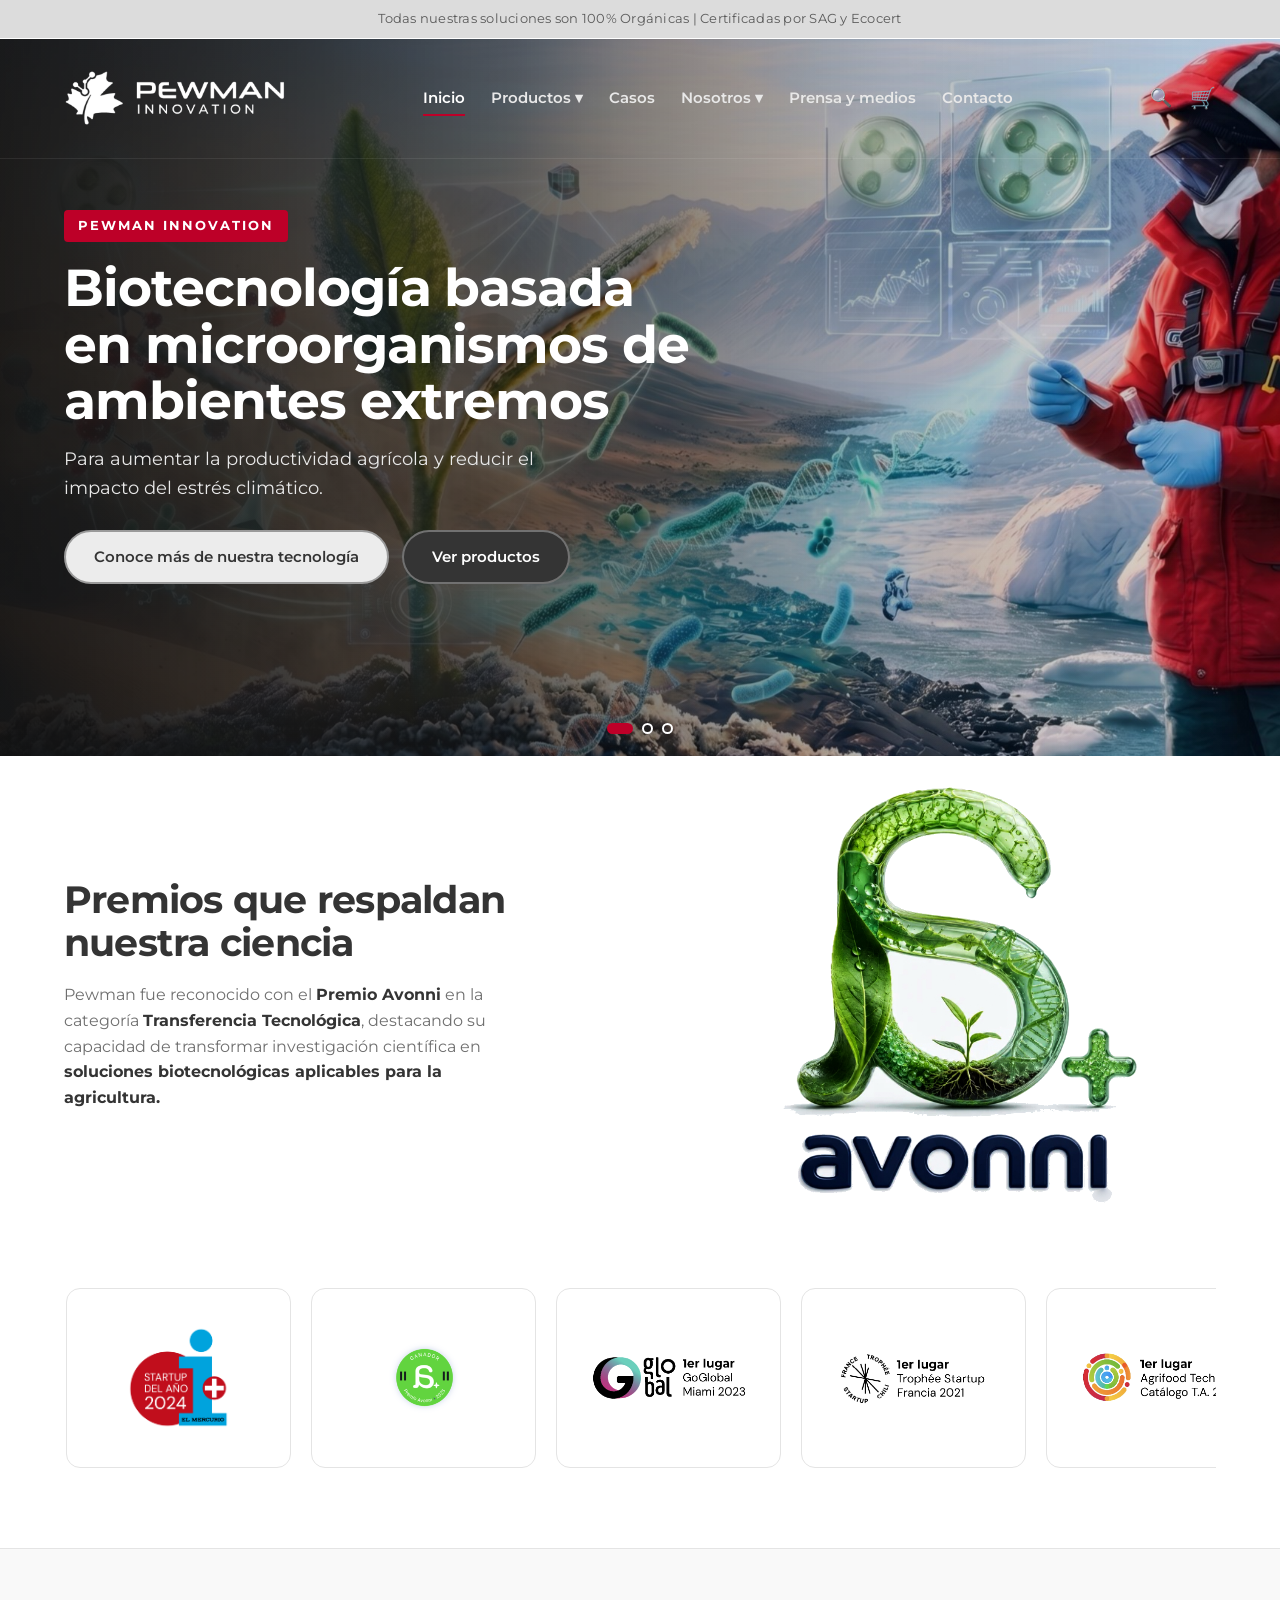
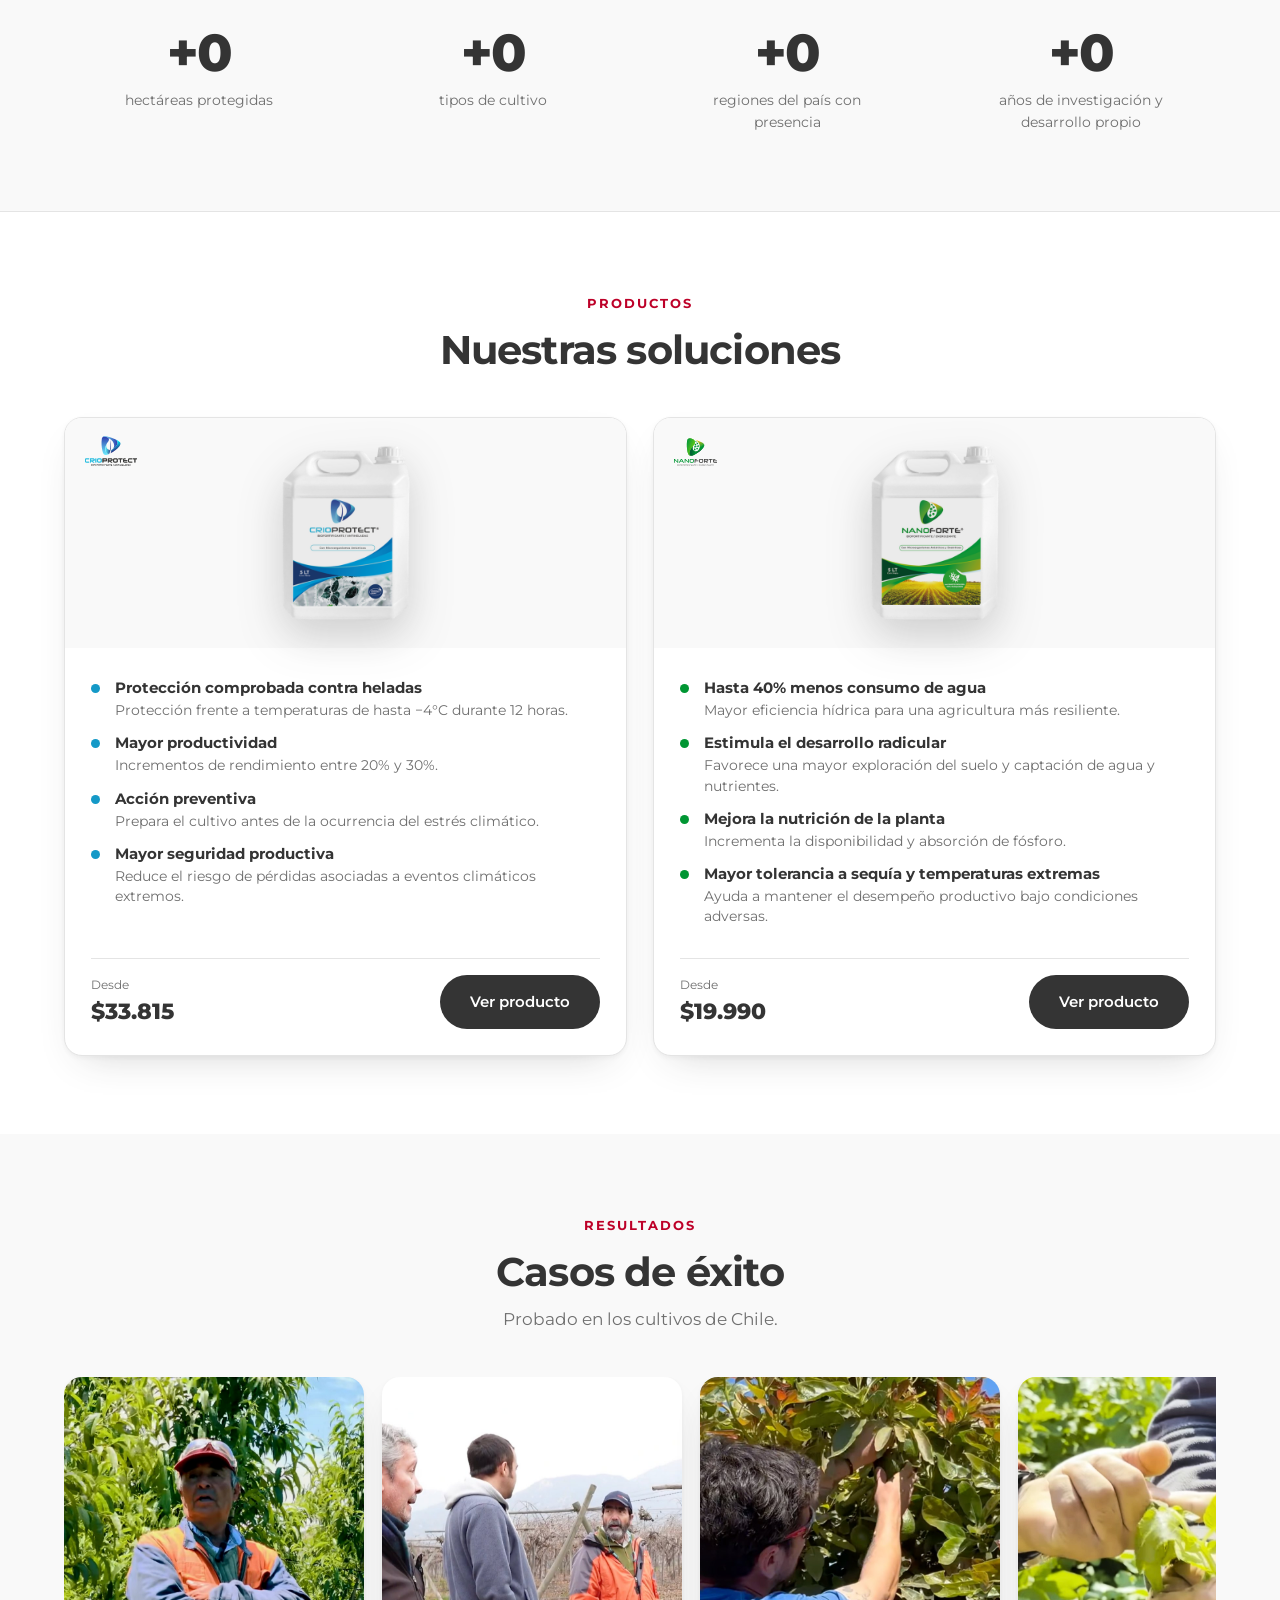
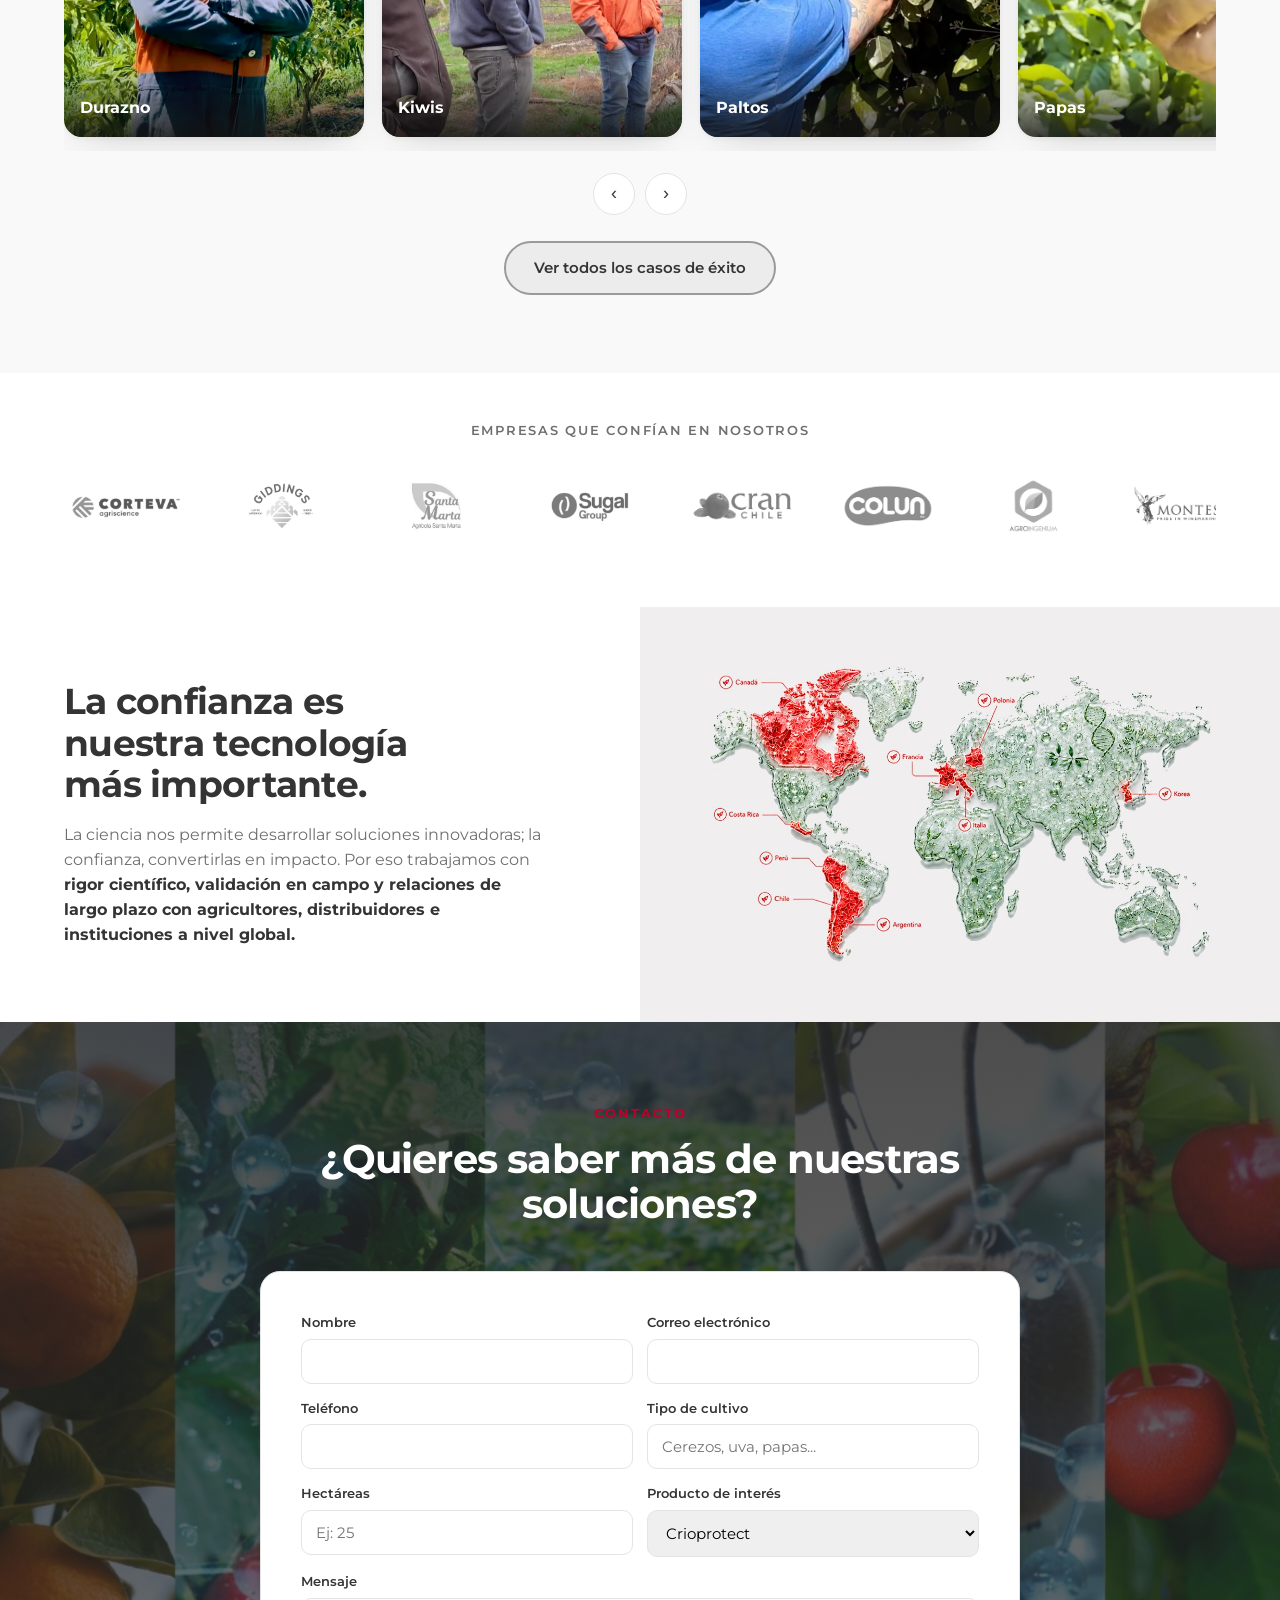
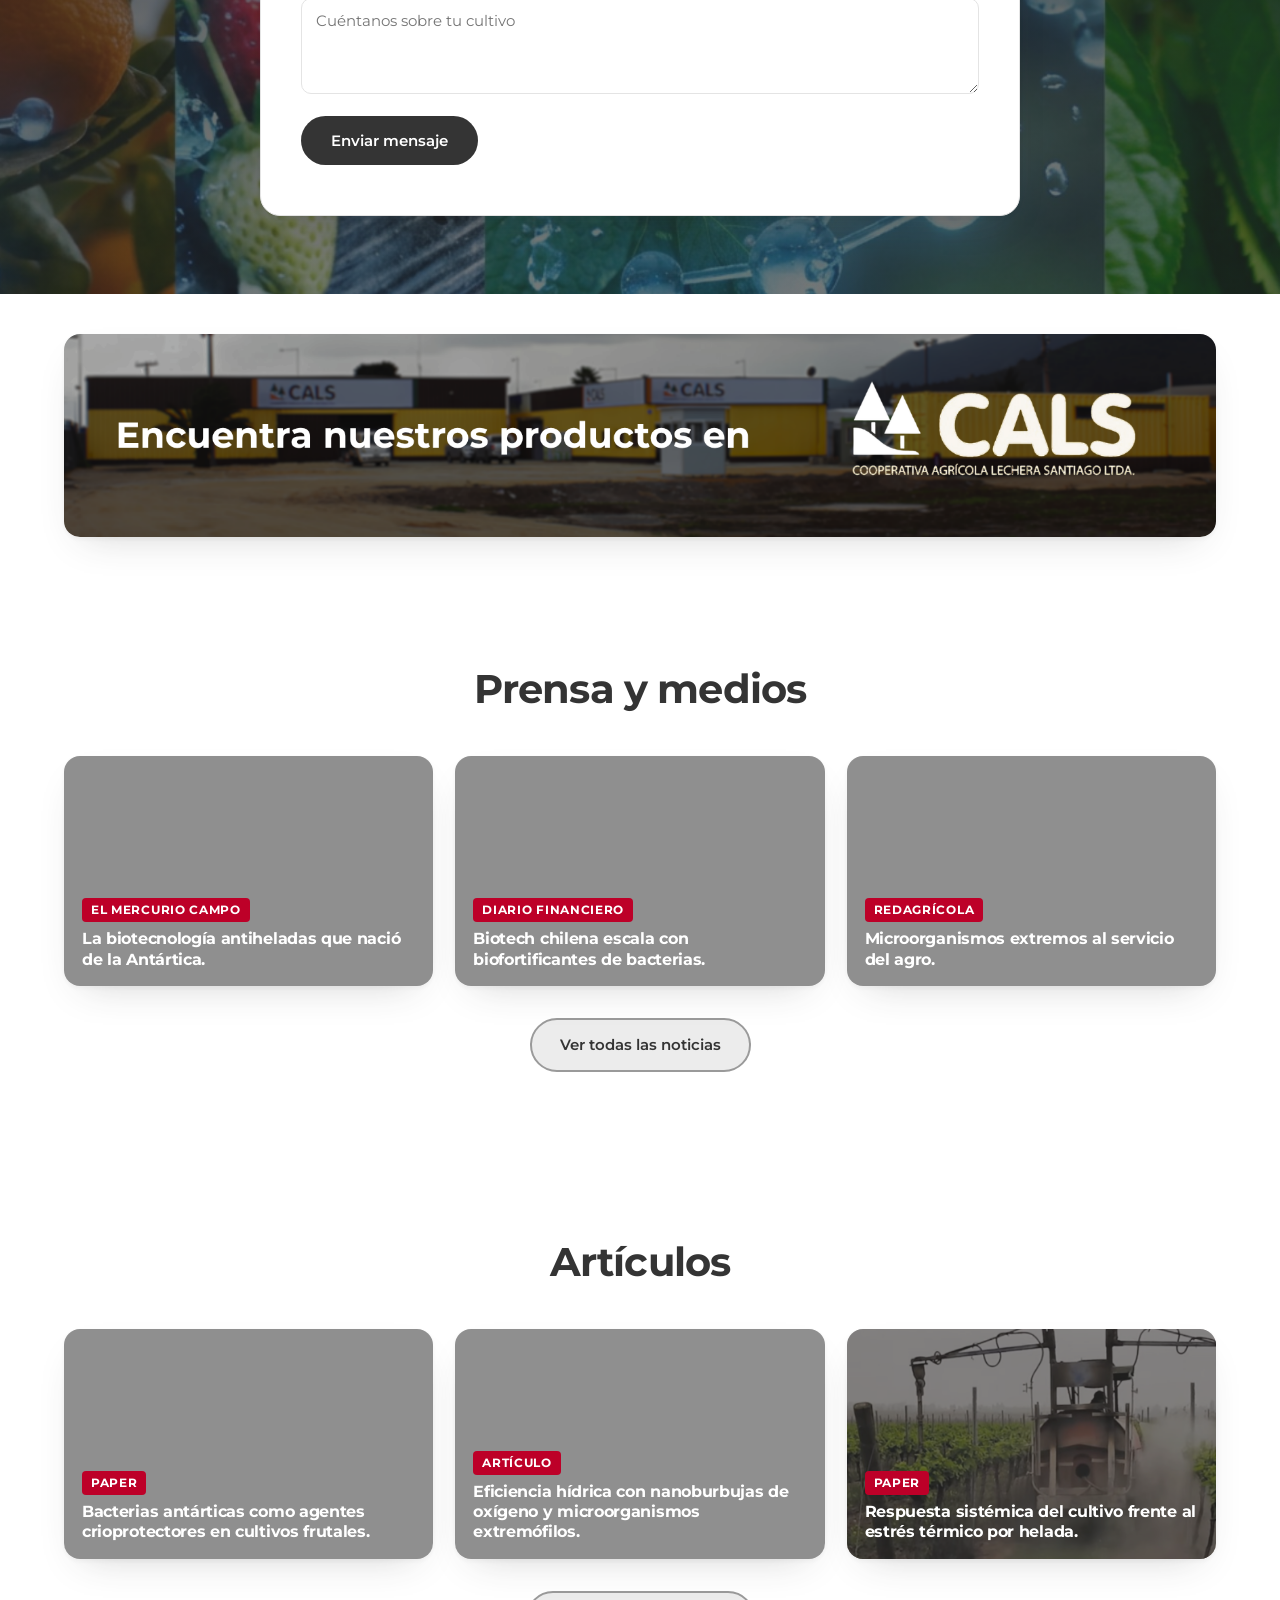
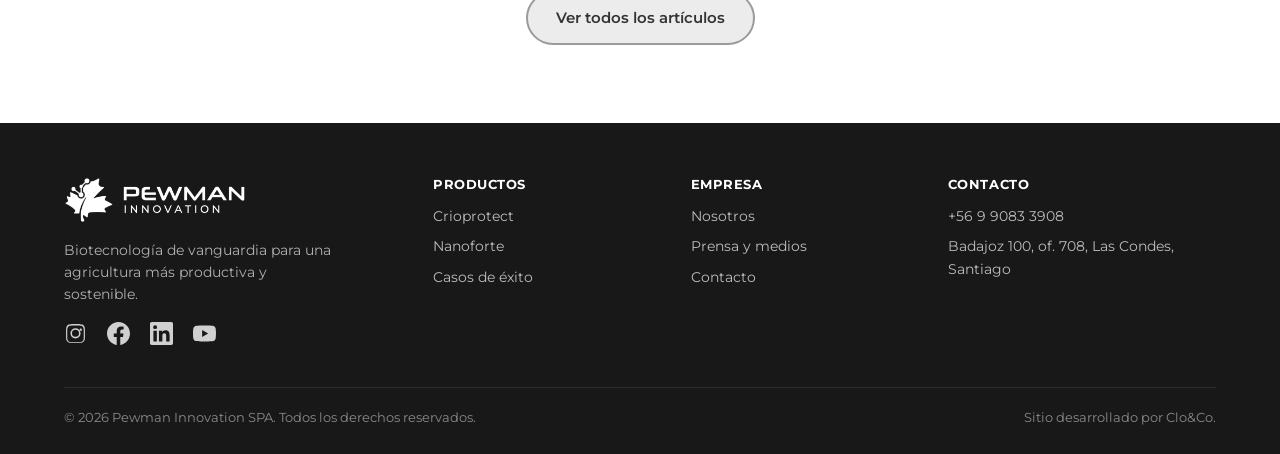
<file: index.html>
<!doctype html>
<html lang="es"><head><meta charset="utf-8">
<meta http-equiv="refresh" content="0; url=home.html">
<link rel="canonical" href="home.html"><title>Pewman Innovation</title></head>
<body>Redirigiendo al sitio. Abre <a href="home.html">home.html</a>.</body></html>
</file>
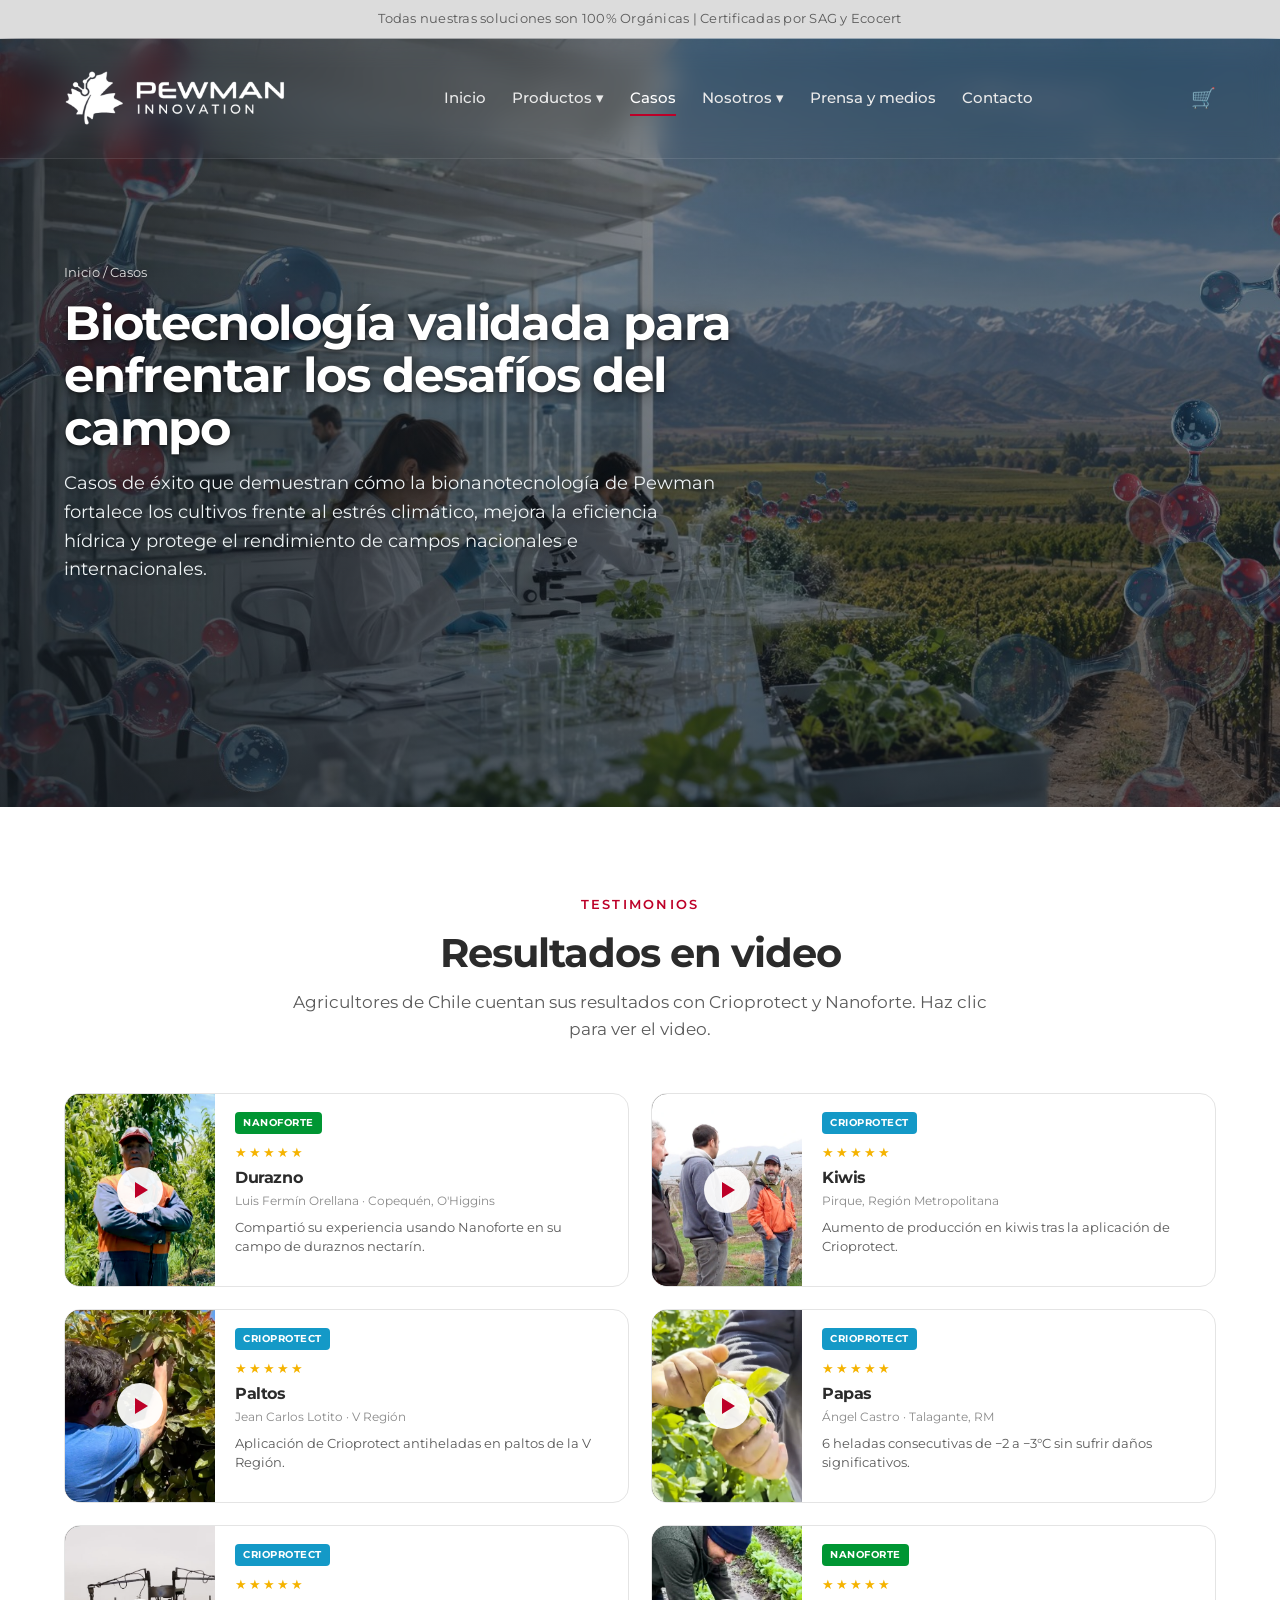
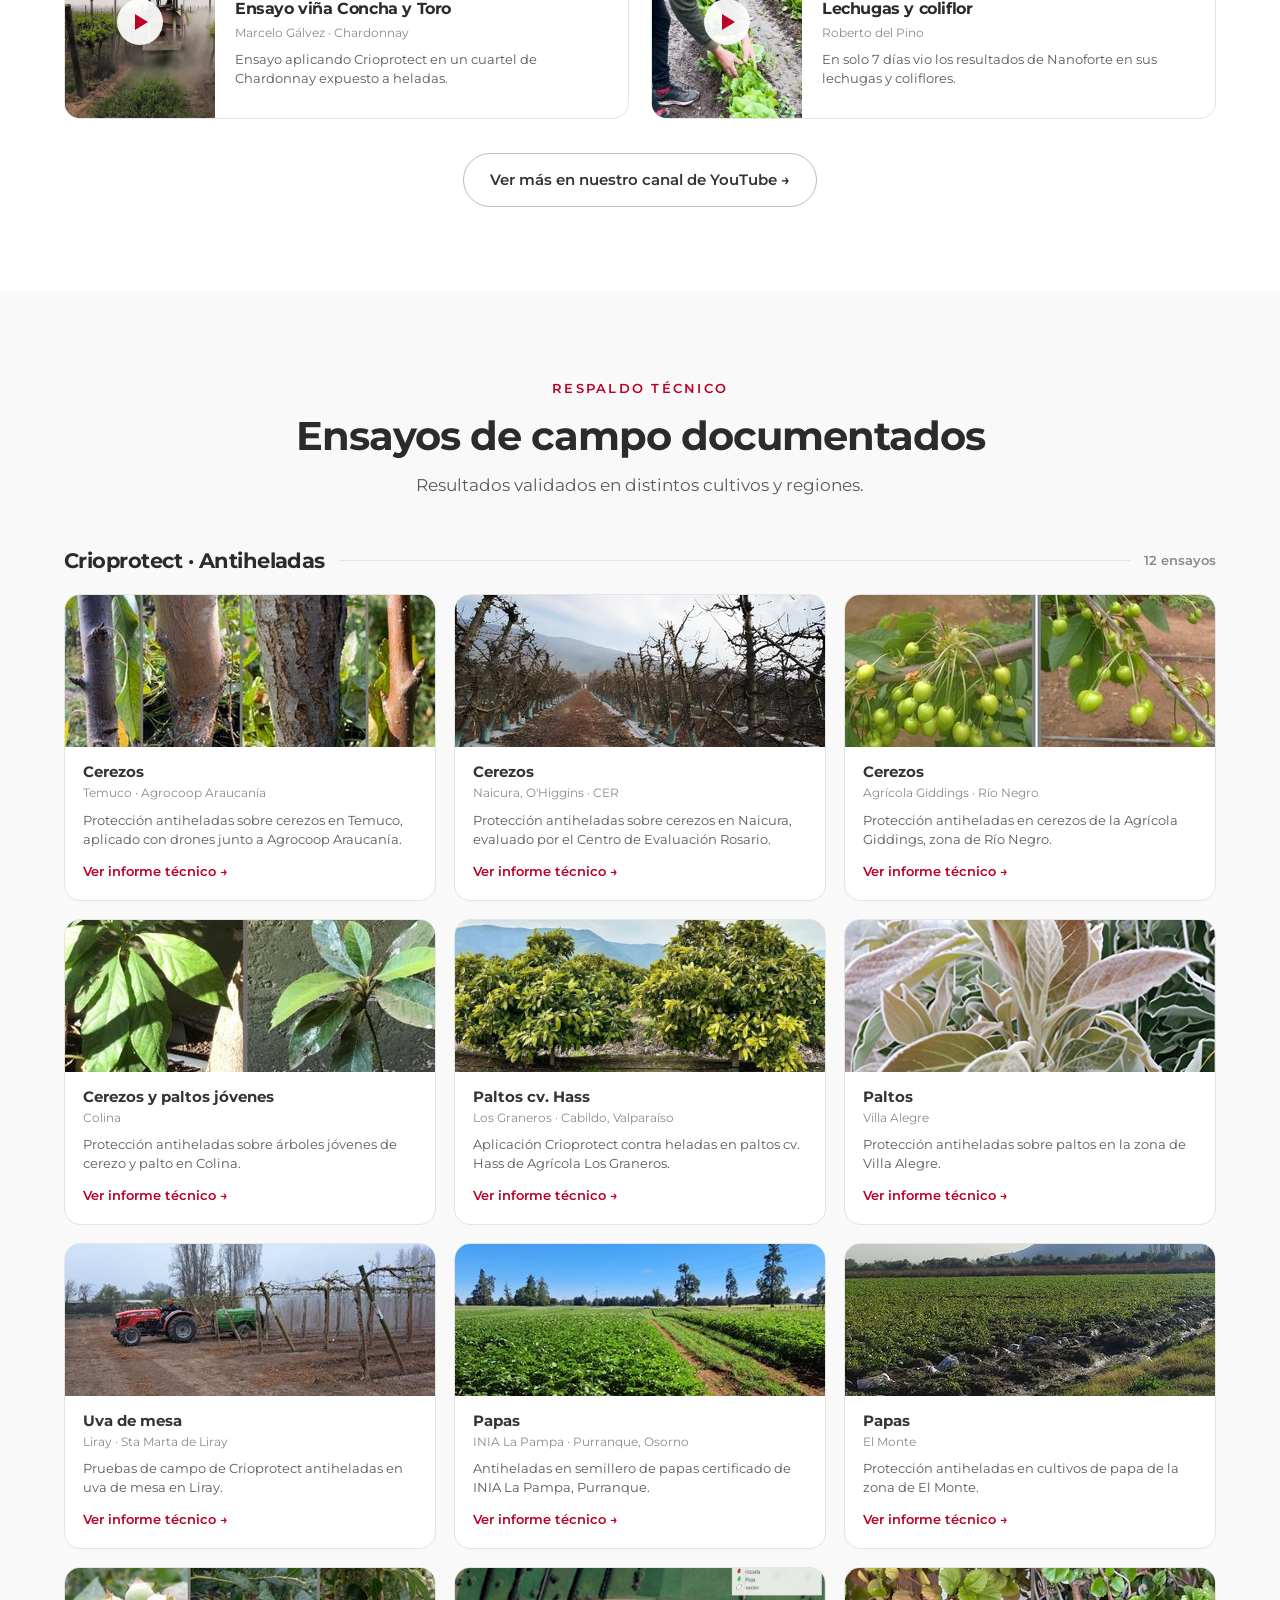
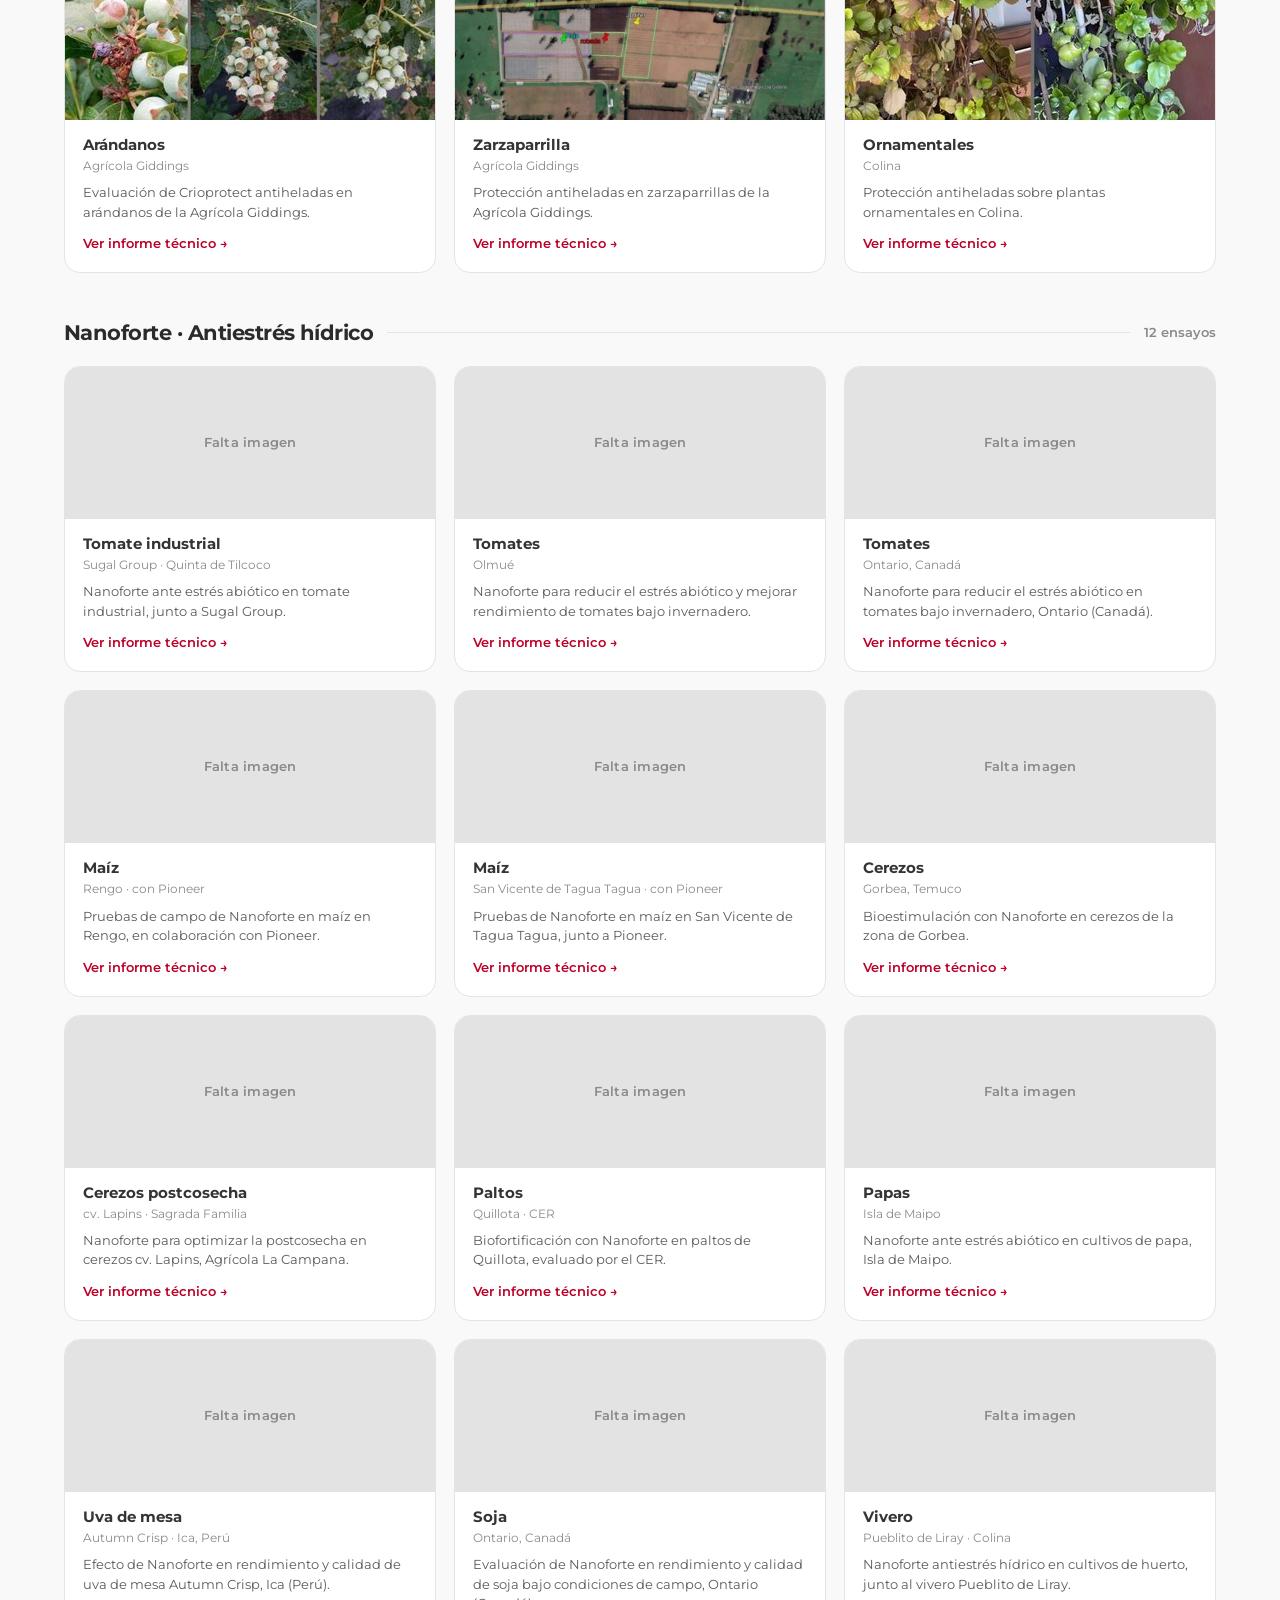
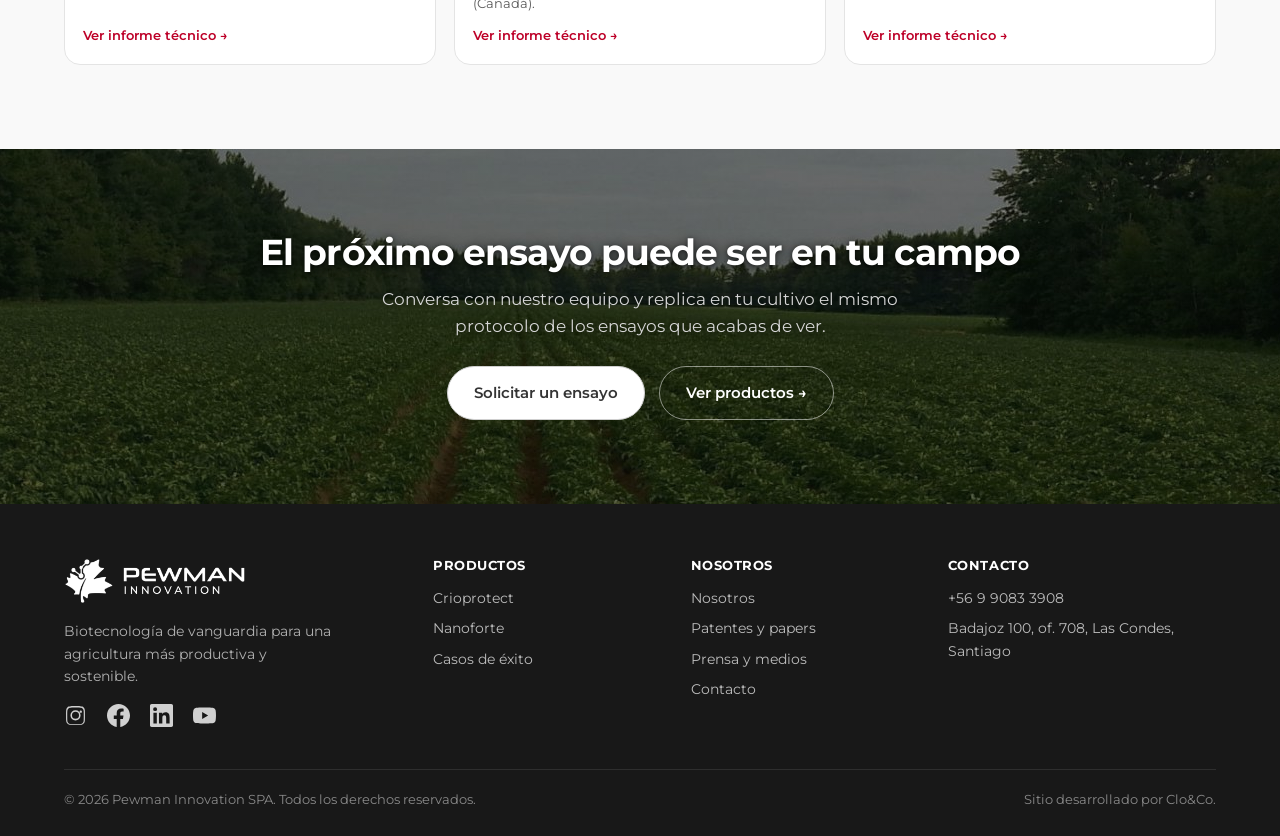
<file: casos.html>
<!DOCTYPE html>
<html lang="es">
<head>
<meta charset="UTF-8">
<meta name="viewport" content="width=device-width, initial-scale=1.0">
<title>Casos de éxito: resultados reales en cultivos de Chile | Pewman Innovation</title>
<meta name="description" content="Casos de éxito de Crioprotect y Nanoforte en duraznos, kiwis, paltos, papas, lechugas y viñedos de Chile: testimonios en video e informes técnicos de ensayos de campo.">
<link rel="icon" href="img/iso-pewman.png">
<link rel="preconnect" href="https://fonts.googleapis.com">
<link rel="preconnect" href="https://fonts.gstatic.com" crossorigin>
<link href="https://fonts.googleapis.com/css2?family=Montserrat:wght@400;500;600;700;800&display=swap" rel="stylesheet">
<link rel="stylesheet" href="styles.css">
<style>
  /* Header transparente sobre el hero, sólido al hacer scroll (igual que el home) */
  header{background:transparent;border-bottom:1px solid rgba(255,255,255,.10);transition:background .3s ease,border-color .3s ease}
  header.scrolled{background:rgba(24,24,24,.96);backdrop-filter:blur(12px)}
  /* Hero de Casos: imagen full-bleed con zoom lento, bajo el menú transparente */
  .page-hero{position:relative;overflow:hidden;min-height:clamp(560px,60vw,860px);display:flex;align-items:center;padding:0;margin-top:-120px;background:#101820}
  .page-hero__bg{position:absolute;inset:0;width:100%;height:100%;object-fit:cover;z-index:0;animation:heroZoom 20s ease-out infinite alternate}
  .page-hero::after{content:"";position:absolute;inset:0;z-index:1;background:linear-gradient(180deg,rgba(16,24,32,.48),rgba(16,24,32,.64))}
  .page-hero .wrap{position:relative;z-index:2;width:100%}
  .page-hero h1{color:#fff;text-shadow:0 2px 14px rgba(0,0,0,.55),0 1px 3px rgba(0,0,0,.45)}
  .page-hero p{color:#eef3f5;text-shadow:0 1px 8px rgba(0,0,0,.55)}
  .page-hero .breadcrumb,.page-hero .breadcrumb a{color:#e2e2e2;text-shadow:0 1px 6px rgba(0,0,0,.5)}
  @keyframes heroZoom{from{transform:scale(1)}to{transform:scale(1.09)}}
  @media(max-width:820px){.page-hero{min-height:clamp(460px,86vw,600px)}}
  /* Nos validan */
  .nv{padding:42px 0 8px;background:var(--blanco)}
  .nv-lab{text-align:center;font-family:var(--display);font-weight:600;font-size:12.5px;letter-spacing:.16em;text-transform:uppercase;color:var(--gris);margin-bottom:26px}
  .nv-row{display:flex;gap:46px;align-items:center;justify-content:center;flex-wrap:wrap}
  .nv-row img{height:62px;width:auto;max-width:150px;object-fit:contain;filter:grayscale(1);opacity:.72;transition:.2s}
  .nv-row img:hover{filter:grayscale(0);opacity:1}
  /* Testimonios (foto + estrellas + texto + ver video) */
  .tg{display:grid;grid-template-columns:1fr 1fr;gap:22px}
  @media(max-width:820px){.tg{grid-template-columns:1fr}}
  .tc{display:grid;grid-template-columns:150px 1fr;background:#fff;border:1px solid var(--linea);border-radius:16px;overflow:hidden;cursor:pointer;transition:.2s}
  .tc:hover{box-shadow:var(--sh);transform:translateY(-3px);border-color:#cfcfcf}
  .tc .ph{position:relative;overflow:hidden;background:#222;min-height:190px}
  .tc .ph img{width:100%;height:100%;object-fit:cover;position:absolute;inset:0}
  .tc .ph .pl{position:absolute;top:50%;left:50%;transform:translate(-50%,-50%);width:46px;height:46px;border-radius:50%;background:rgba(255,255,255,.92);display:flex;align-items:center;justify-content:center;z-index:2;transition:.2s}
  .tc .ph .pl::before{content:"";border-style:solid;border-width:8px 0 8px 13px;border-color:transparent transparent transparent #BD0028;margin-left:3px}
  .tc:hover .ph .pl{transform:translate(-50%,-50%) scale(1.1)}
  .tc .bd{padding:18px 20px;display:flex;flex-direction:column}
  .tc .badge{display:inline-block;align-self:flex-start;font-family:var(--display);font-size:10px;font-weight:700;letter-spacing:.05em;text-transform:uppercase;color:#fff;padding:3px 8px;border-radius:4px;margin-bottom:8px}
  .tc .badge.crio{background:#1499c7}.tc .badge.nano{background:#009633}
  .tc .stars{color:#f5b301;font-size:13px;letter-spacing:2px;margin-bottom:5px}
  .tc h3{font-size:16px;color:var(--v900);line-height:1.2;margin-bottom:4px}
  .tc .who{font-size:12px;color:var(--gris);margin-bottom:8px}
  .tc .desc{font-size:13px;color:var(--tinta2);line-height:1.45;margin-bottom:12px;flex:1}
  .tc .vbtn{align-self:flex-start;font-family:var(--display);font-weight:600;font-size:12px;color:#fff;background:var(--v800);padding:8px 16px;border-radius:100px;letter-spacing:.03em}
  .tc:hover .vbtn{background:var(--v500)}
  @media(max-width:430px){.tc{grid-template-columns:1fr}.tc .ph{min-height:150px}}
  .yt-link{text-align:center;margin-top:34px}
  /* Ensayos con foto + categoria */
  .cat-head{display:flex;align-items:center;gap:14px;margin:0 0 22px}
  .cat-head h3{font-size:21px;color:var(--v900);white-space:nowrap}
  .cat-head .line{flex:1;height:1px;background:var(--linea)}
  .cat-head .count{font-size:12.5px;color:var(--gris);font-weight:600;white-space:nowrap}
  @media(max-width:560px){.cat-head h3{white-space:normal;font-size:18px}.cat-head .count{display:none}}
  .rep-grid{display:grid;grid-template-columns:repeat(3,1fr);gap:18px;margin-bottom:48px}
  @media(max-width:860px){.rep-grid{grid-template-columns:1fr 1fr}}
  @media(max-width:560px){.rep-grid{grid-template-columns:1fr}}
  .rep{display:flex;flex-direction:column;background:#fff;border:1px solid var(--linea);border-radius:16px;overflow:hidden;transition:.2s;height:100%}
  .rep.has-pdf{cursor:pointer}
  .rep:hover{box-shadow:var(--sh);transform:translateY(-3px);border-color:#cfcfcf}
  .rep .ph{height:152px;overflow:hidden;background:#eee}
  .rep .ph.ph--empty{background:#e3e3e3;display:flex;align-items:center;justify-content:center}
  .rep .ph.ph--empty span{color:#8a8a8a;font-size:12.5px;font-weight:600;letter-spacing:.02em}
  .rep .ph img{width:100%;height:100%;object-fit:cover;transition:.4s}
  .rep.has-pdf:hover .ph img{transform:scale(1.05)}
  .rep .bd{padding:16px 18px 18px;display:flex;flex-direction:column;flex:1}
  .rep .n{font-family:var(--display);font-weight:700;font-size:15px;color:var(--v800);line-height:1.2}
  .rep .m{font-size:12px;color:var(--gris);margin:2px 0 8px}
  .rep .desc{font-size:13px;color:var(--tinta2);line-height:1.5;margin-bottom:12px;flex:1}
  .rep .go{font-family:var(--display);font-weight:600;font-size:12.5px;color:var(--v500);margin-top:auto}
  .rep .go.soon{color:#aaa}
  /* Modal video */
  .vmodal,.pdfmodal{position:fixed;inset:0;background:rgba(14,14,14,.86);backdrop-filter:blur(4px);display:flex;align-items:center;justify-content:center;z-index:200;padding:24px}
  .vmodal[hidden],.pdfmodal[hidden]{display:none}
  .vmodal .box{position:relative;width:100%;max-width:940px;aspect-ratio:16/9;background:#000;border-radius:14px;overflow:hidden;box-shadow:0 30px 80px -20px rgba(0,0,0,.7)}
  .vmodal iframe{width:100%;height:100%;border:0;display:block}
  .vmodal .close{position:absolute;top:-46px;right:0;background:none;border:none;color:#fff;font-size:30px;cursor:pointer;line-height:1}
  /* Modal PDF (visor + descarga) */
  .pdfmodal .pbox{width:100%;max-width:920px;height:88vh;background:#fff;border-radius:14px;overflow:hidden;display:flex;flex-direction:column;box-shadow:0 30px 80px -20px rgba(0,0,0,.7)}
  .pdfmodal .pbar{display:flex;align-items:center;gap:14px;padding:12px 14px 12px 18px;border-bottom:1px solid var(--linea);background:#fafafa}
  .pdfmodal .pbar .pt{font-family:var(--display);font-weight:700;font-size:14px;color:var(--tinta);flex:1;line-height:1.2}
  .pdfmodal .pbar .btn{padding:9px 18px;font-size:13px}
  .pdfmodal .pclose{background:none;border:none;font-size:26px;cursor:pointer;color:#9a9a9a;line-height:1}
  .pdfmodal iframe{flex:1;width:100%;border:0;background:#525659}
  @media(max-width:560px){.pdfmodal .pbar .pt{display:none}.pdfmodal .pbox{height:90vh}}
  /* CTA final con foto de campo de fondo */
  .cta-band--field{position:relative;overflow:hidden;background:#1c1c1c}
  .cta-band--field::before{content:"";position:absolute;inset:0;background:url('img/casos-cta-campo.jpg') center/cover no-repeat}
  .cta-band--field::after{content:"";position:absolute;inset:0;background:linear-gradient(160deg,rgba(20,24,20,.3),rgba(14,16,14,.24))}
  .cta-band--field .wrap{position:relative;z-index:1}
  .cta-band--field h2{text-shadow:0 2px 14px rgba(0,0,0,.65),0 1px 4px rgba(0,0,0,.5)}
  .cta-band--field p{text-shadow:0 1px 8px rgba(0,0,0,.6)}
</style>
</head>
<body>

<div class="topbar"><div class="wrap">
  <span class="l">Todas nuestras soluciones son 100% Orgánicas | Certificadas por SAG y Ecocert</span>
</div></div>

<header><div class="wrap">
  <a class="logo" href="home.html"><img src="img/logo-pewman-hz.png" alt="Pewman Innovation"></a>
  <nav class="main">
    <a href="home.html">Inicio</a>
    <div class="dd"><a role="button" tabindex="0" style="cursor:pointer" aria-haspopup="true">Productos &#9662;</a>
      <div class="dd-menu"><a href="crioprotect-general.html">Crioprotect</a><a href="nanoforte-general.html">Nanoforte</a></div>
    </div>
    <a href="casos.html" class="active">Casos</a>
    <div class="dd"><a href="empresa.html">Nosotros &#9662;</a>
      <div class="dd-menu"><a href="empresa.html">Nosotros</a><a href="patentes-papers.html">Patentes y papers</a><a href="terminos.html">Términos y condiciones</a></div>
    </div>
    <a href="prensa.html">Prensa y medios</a>
    <a href="contacto.html">Contacto</a>
  </nav>
  <div class="header-cta"><button class="hamb" aria-label="Abrir menu" aria-expanded="false" onclick="var h=this.closest('header');this.setAttribute('aria-expanded',h.classList.toggle('mnav-open'))"><span></span><span></span><span></span></button>
    <a class="cart" href="#" title="Carrito" aria-label="Carro de compras">&#128722;</a>
  </div>
</div></header>

<!-- HERO con foto -->
<section class="page-hero">
  <img class="page-hero__bg" src="img/casos-hero-lab.jpg" alt="Laboratorio Pewman Innovation con vista a los cultivos del valle">
  <div class="wrap">
    <div class="breadcrumb"><a href="home.html">Inicio</a> / Casos</div>
    <h1>Biotecnología validada para enfrentar los desafíos del campo</h1>
    <p>Casos de éxito que demuestran cómo la bionanotecnología de Pewman fortalece los cultivos frente al estrés climático, mejora la eficiencia hídrica y protege el rendimiento de campos nacionales e internacionales.</p>
  </div>
</section>

<!-- TESTIMONIOS EN VIDEO -->
<section class="section-light">
  <div class="wrap">
    <div class="sec-head"><span class="eyebrow">Testimonios</span>
      <h2>Resultados en video</h2>
      <p>Agricultores de Chile cuentan sus resultados con Crioprotect y Nanoforte. Haz clic para ver el video.</p></div>
    <div class="tg">
      <div class="tc" data-yt="Iez3_9MoZzw" role="button" tabindex="0" aria-label="Ver video: Durazno">
        <div class="ph"><img loading="lazy" src="img/testi-durazno.jpg" alt="Durazno"><span class="pl"></span></div>
        <div class="bd"><span class="badge nano">Nanoforte</span><div class="stars">★★★★★</div><h3>Durazno</h3><div class="who">Luis Fermín Orellana · Copequén, O'Higgins</div><p class="desc">Compartió su experiencia usando Nanoforte en su campo de duraznos nectarín.</p></div>
      </div>
      <div class="tc" data-yt="bZugLiP_4rI" role="button" tabindex="0" aria-label="Ver video: Kiwis">
        <div class="ph"><img loading="lazy" src="img/testi-kiwis.jpg" alt="Kiwis"><span class="pl"></span></div>
        <div class="bd"><span class="badge crio">Crioprotect</span><div class="stars">★★★★★</div><h3>Kiwis</h3><div class="who">Pirque, Región Metropolitana</div><p class="desc">Aumento de producción en kiwis tras la aplicación de Crioprotect.</p></div>
      </div>
      <div class="tc" data-yt="Dg8WHq331e8" role="button" tabindex="0" aria-label="Ver video: Paltos">
        <div class="ph"><img loading="lazy" src="img/testi-paltos.jpg" alt="Paltos"><span class="pl"></span></div>
        <div class="bd"><span class="badge crio">Crioprotect</span><div class="stars">★★★★★</div><h3>Paltos</h3><div class="who">Jean Carlos Lotito · V Región</div><p class="desc">Aplicación de Crioprotect antiheladas en paltos de la V Región.</p></div>
      </div>
      <div class="tc" data-yt="AQVZtMkv6ng" role="button" tabindex="0" aria-label="Ver video: Papas">
        <div class="ph"><img loading="lazy" src="img/testi-papas.jpg" alt="Papas"><span class="pl"></span></div>
        <div class="bd"><span class="badge crio">Crioprotect</span><div class="stars">★★★★★</div><h3>Papas</h3><div class="who">Ángel Castro · Talagante, RM</div><p class="desc">6 heladas consecutivas de −2 a −3°C sin sufrir daños significativos.</p></div>
      </div>
      <div class="tc" data-yt="tDzo3pSMF9A" role="button" tabindex="0" aria-label="Ver video: Ensayo viña Concha y Toro">
        <div class="ph"><img loading="lazy" src="img/caso-fumigacion.png" alt="Ensayo viña Concha y Toro"><span class="pl"></span></div>
        <div class="bd"><span class="badge crio">Crioprotect</span><div class="stars">★★★★★</div><h3>Ensayo viña Concha y Toro</h3><div class="who">Marcelo Gálvez · Chardonnay</div><p class="desc">Ensayo aplicando Crioprotect en un cuartel de Chardonnay expuesto a heladas.</p></div>
      </div>
      <div class="tc" data-yt="mc8fUEoEEg8" role="button" tabindex="0" aria-label="Ver video: Lechugas y coliflor">
        <div class="ph"><img loading="lazy" src="img/testi-lechugas.jpg" alt="Lechugas y coliflor"><span class="pl"></span></div>
        <div class="bd"><span class="badge nano">Nanoforte</span><div class="stars">★★★★★</div><h3>Lechugas y coliflor</h3><div class="who">Roberto del Pino</div><p class="desc">En solo 7 días vio los resultados de Nanoforte en sus lechugas y coliflores.</p></div>
      </div>
    </div>
    <div class="yt-link"><a class="btn btn-ghost" href="https://www.youtube.com/@PewmanInnovation" target="_blank" rel="noopener">Ver más en nuestro canal de YouTube &rarr;</a></div>
  </div>
</section>

<!-- ENSAYOS DOCUMENTADOS (foto + popup PDF) -->
<section class="section-cream">
  <div class="wrap">
    <div class="sec-head"><span class="eyebrow">Respaldo técnico</span>
      <h2>Ensayos de campo documentados</h2>
      <p>Resultados validados en distintos cultivos y regiones.</p></div>

    <div class="cat-head"><h3>Crioprotect · Antiheladas</h3><span class="line"></span><span class="count">12 ensayos</span></div>
    <div class="rep-grid">
      <div class="rep has-pdf" data-pdf="documentos/ensayos-casos/ensayo-crioprotect-cerezos-agrocoop.pdf" data-title="Cerezos · Temuco (Agrocoop Araucanía)"><div class="ph"><img loading="lazy" src="img/caso-ens-cerezos-agrocoop.jpg" alt="Cerezos Temuco"></div><div class="bd"><div class="n">Cerezos</div><div class="m">Temuco · Agrocoop Araucanía</div><div class="desc">Protección antiheladas sobre cerezos en Temuco, aplicado con drones junto a Agrocoop Araucanía.</div><span class="go">Ver informe técnico &rarr;</span></div></div>
      <div class="rep has-pdf" data-pdf="documentos/ensayos-casos/ensayo-crioprotect-cerezos-naicura-cer.pdf" data-title="Cerezos · Naicura, O'Higgins (CER)"><div class="ph"><img loading="lazy" src="img/caso-ens-cerezos-naicura.jpg" alt="Cerezos Naicura"></div><div class="bd"><div class="n">Cerezos</div><div class="m">Naicura, O'Higgins · CER</div><div class="desc">Protección antiheladas sobre cerezos en Naicura, evaluado por el Centro de Evaluación Rosario.</div><span class="go">Ver informe técnico &rarr;</span></div></div>
      <div class="rep has-pdf" data-pdf="documentos/ensayos-casos/ensayo-crioprotect-cerezos-giddings-rio-negro.pdf" data-title="Cerezos · Agrícola Giddings (Río Negro)"><div class="ph"><img loading="lazy" src="img/caso-ens-cerezos-giddings-rio-negro.jpg" alt="Cerezos Giddings"></div><div class="bd"><div class="n">Cerezos</div><div class="m">Agrícola Giddings · Río Negro</div><div class="desc">Protección antiheladas en cerezos de la Agrícola Giddings, zona de Río Negro.</div><span class="go">Ver informe técnico &rarr;</span></div></div>
      <div class="rep has-pdf" data-pdf="documentos/ensayos-casos/ensayo-crioprotect-cerezos-y-paltos-colina.pdf" data-title="Cerezos y paltos jóvenes · Colina"><div class="ph"><img loading="lazy" src="img/caso-ens-cerezos-paltos-colina.jpg" alt="Cerezos y paltos Colina"></div><div class="bd"><div class="n">Cerezos y paltos jóvenes</div><div class="m">Colina</div><div class="desc">Protección antiheladas sobre árboles jóvenes de cerezo y palto en Colina.</div><span class="go">Ver informe técnico &rarr;</span></div></div>
      <div class="rep has-pdf" data-pdf="documentos/ensayos-casos/ensayo-crioprotect-paltos-cabildo.pdf" data-title="Paltos cv. Hass · Cabildo, Valparaíso"><div class="ph"><img loading="lazy" src="img/caso-ens-paltos-cabildo.jpg" alt="Paltos Cabildo"></div><div class="bd"><div class="n">Paltos cv. Hass</div><div class="m">Los Graneros · Cabildo, Valparaíso</div><div class="desc">Aplicación Crioprotect contra heladas en paltos cv. Hass de Agrícola Los Graneros.</div><span class="go">Ver informe técnico &rarr;</span></div></div>
      <div class="rep has-pdf" data-pdf="documentos/ensayos-casos/ensayo-crioprotect-paltos-villa-alegre.pdf" data-title="Paltos · Villa Alegre"><div class="ph"><img loading="lazy" src="img/caso-ens-paltos-villa-alegre.jpg" alt="Paltos Villa Alegre"></div><div class="bd"><div class="n">Paltos</div><div class="m">Villa Alegre</div><div class="desc">Protección antiheladas sobre paltos en la zona de Villa Alegre.</div><span class="go">Ver informe técnico &rarr;</span></div></div>
      <div class="rep has-pdf" data-pdf="documentos/ensayos-casos/ensayo-crioprotect-uva-de-mesa-santa-marta.pdf" data-title="Uva de mesa · Liray (Sta Marta)"><div class="ph"><img loading="lazy" src="img/caso-ens-uva-santa-marta.jpg" alt="Uva de mesa Liray"></div><div class="bd"><div class="n">Uva de mesa</div><div class="m">Liray · Sta Marta de Liray</div><div class="desc">Pruebas de campo de Crioprotect antiheladas en uva de mesa en Liray.</div><span class="go">Ver informe técnico &rarr;</span></div></div>
      <div class="rep has-pdf" data-pdf="documentos/ensayos-casos/ensayo-crioprotect-papas-inia-la-pampa.pdf" data-title="Papas · INIA La Pampa, Purranque"><div class="ph"><img loading="lazy" src="img/caso-ens-papas-inia.jpg" alt="Papas INIA La Pampa"></div><div class="bd"><div class="n">Papas</div><div class="m">INIA La Pampa · Purranque, Osorno</div><div class="desc">Antiheladas en semillero de papas certificado de INIA La Pampa, Purranque.</div><span class="go">Ver informe técnico &rarr;</span></div></div>
      <div class="rep has-pdf" data-pdf="documentos/ensayos-casos/ensayo-crioprotect-papas-2021.pdf" data-title="Papas · El Monte"><div class="ph"><img loading="lazy" src="img/caso-ens-papas-elmonte.jpg" alt="Papas El Monte"></div><div class="bd"><div class="n">Papas</div><div class="m">El Monte</div><div class="desc">Protección antiheladas en cultivos de papa de la zona de El Monte.</div><span class="go">Ver informe técnico &rarr;</span></div></div>
      <div class="rep has-pdf" data-pdf="documentos/ensayos-casos/ensayo-crioprotect-arandanos-giddings.pdf" data-title="Arándanos · Agrícola Giddings"><div class="ph"><img loading="lazy" src="img/caso-ens-arandanos-giddings.jpg" alt="Arándanos Giddings"></div><div class="bd"><div class="n">Arándanos</div><div class="m">Agrícola Giddings</div><div class="desc">Evaluación de Crioprotect antiheladas en arándanos de la Agrícola Giddings.</div><span class="go">Ver informe técnico &rarr;</span></div></div>
      <div class="rep has-pdf" data-pdf="documentos/ensayos-casos/ensayo-crioprotect-zarzaparrilla-giddings.pdf" data-title="Zarzaparrilla · Agrícola Giddings"><div class="ph"><img loading="lazy" src="img/caso-ens-zarzaparrilla-giddings.jpg" alt="Zarzaparrilla Giddings"></div><div class="bd"><div class="n">Zarzaparrilla</div><div class="m">Agrícola Giddings</div><div class="desc">Protección antiheladas en zarzaparrillas de la Agrícola Giddings.</div><span class="go">Ver informe técnico &rarr;</span></div></div>
      <div class="rep has-pdf" data-pdf="documentos/ensayos-casos/ensayo-crioprotect-ornamentales-colina.pdf" data-title="Ornamentales · Colina"><div class="ph"><img loading="lazy" src="img/caso-ens-ornamentales-colina.jpg" alt="Ornamentales Colina"></div><div class="bd"><div class="n">Ornamentales</div><div class="m">Colina</div><div class="desc">Protección antiheladas sobre plantas ornamentales en Colina.</div><span class="go">Ver informe técnico &rarr;</span></div></div>
    </div>

    <div class="cat-head"><h3>Nanoforte · Antiestrés hídrico</h3><span class="line"></span><span class="count">12 ensayos</span></div>
    <div class="rep-grid" style="margin-bottom:0">
      <div class="rep has-pdf" data-pdf="documentos/ensayos-casos/ensayo-nanoforte-tomates-sugal-2023.pdf" data-title="Tomate industrial · Sugal (Quinta de Tilcoco)"><div class="ph ph--empty"><span>Falta imagen</span></div><div class="bd"><div class="n">Tomate industrial</div><div class="m">Sugal Group · Quinta de Tilcoco</div><div class="desc">Nanoforte ante estrés abiótico en tomate industrial, junto a Sugal Group.</div><span class="go">Ver informe técnico &rarr;</span></div></div>
      <div class="rep has-pdf" data-pdf="documentos/ensayos-casos/ensayo-nanoforte-tomates-olmue-2024.pdf" data-title="Tomates · Olmué (2024)"><div class="ph ph--empty"><span>Falta imagen</span></div><div class="bd"><div class="n">Tomates</div><div class="m">Olmué</div><div class="desc">Nanoforte para reducir el estrés abiótico y mejorar rendimiento de tomates bajo invernadero.</div><span class="go">Ver informe técnico &rarr;</span></div></div>
      <div class="rep has-pdf" data-pdf="documentos/ensayos-casos/ensayo-nanoforte-tomates-canada-2024.pdf" data-title="Tomates · Ontario, Canadá (2024)"><div class="ph ph--empty"><span>Falta imagen</span></div><div class="bd"><div class="n">Tomates</div><div class="m">Ontario, Canadá</div><div class="desc">Nanoforte para reducir el estrés abiótico en tomates bajo invernadero, Ontario (Canadá).</div><span class="go">Ver informe técnico &rarr;</span></div></div>
      <div class="rep has-pdf" data-pdf="documentos/ensayos-casos/ensayo-nanoforte-maiz-rengo.pdf" data-title="Maíz · Rengo (con Pioneer)"><div class="ph ph--empty"><span>Falta imagen</span></div><div class="bd"><div class="n">Maíz</div><div class="m">Rengo · con Pioneer</div><div class="desc">Pruebas de campo de Nanoforte en maíz en Rengo, en colaboración con Pioneer.</div><span class="go">Ver informe técnico &rarr;</span></div></div>
      <div class="rep has-pdf" data-pdf="documentos/ensayos-casos/ensayo-nanoforte-maiz-san-vicente-2021.pdf" data-title="Maíz · San Vicente de Tagua Tagua (con Pioneer)"><div class="ph ph--empty"><span>Falta imagen</span></div><div class="bd"><div class="n">Maíz</div><div class="m">San Vicente de Tagua Tagua · con Pioneer</div><div class="desc">Pruebas de Nanoforte en maíz en San Vicente de Tagua Tagua, junto a Pioneer.</div><span class="go">Ver informe técnico &rarr;</span></div></div>
      <div class="rep has-pdf" data-pdf="documentos/ensayos-casos/ensayo-nanoforte-cerezos-gorbea-2022.pdf" data-title="Cerezos · Gorbea, Temuco"><div class="ph ph--empty"><span>Falta imagen</span></div><div class="bd"><div class="n">Cerezos</div><div class="m">Gorbea, Temuco</div><div class="desc">Bioestimulación con Nanoforte en cerezos de la zona de Gorbea.</div><span class="go">Ver informe técnico &rarr;</span></div></div>
      <div class="rep has-pdf" data-pdf="documentos/ensayos-casos/ensayo-nanoforte-cerezos-postcosecha-sagrada-familia-temp-2023-2024.pdf" data-title="Cerezos postcosecha cv. Lapins · Sagrada Familia"><div class="ph ph--empty"><span>Falta imagen</span></div><div class="bd"><div class="n">Cerezos postcosecha</div><div class="m">cv. Lapins · Sagrada Familia</div><div class="desc">Nanoforte para optimizar la postcosecha en cerezos cv. Lapins, Agrícola La Campana.</div><span class="go">Ver informe técnico &rarr;</span></div></div>
      <div class="rep has-pdf" data-pdf="documentos/ensayos-casos/ensayo-nanoforte-paltos-centro-cer-quillota-2022.pdf" data-title="Paltos · Quillota (CER)"><div class="ph ph--empty"><span>Falta imagen</span></div><div class="bd"><div class="n">Paltos</div><div class="m">Quillota · CER</div><div class="desc">Biofortificación con Nanoforte en paltos de Quillota, evaluado por el CER.</div><span class="go">Ver informe técnico &rarr;</span></div></div>
      <div class="rep has-pdf" data-pdf="documentos/ensayos-casos/ensayo-nanoforte-papas-qta-tilcoco-2022.pdf" data-title="Papas · Isla de Maipo"><div class="ph ph--empty"><span>Falta imagen</span></div><div class="bd"><div class="n">Papas</div><div class="m">Isla de Maipo</div><div class="desc">Nanoforte ante estrés abiótico en cultivos de papa, Isla de Maipo.</div><span class="go">Ver informe técnico &rarr;</span></div></div>
      <div class="rep has-pdf" data-pdf="documentos/ensayos-casos/ensayo-nanoforte-uva-de-mesa-peru.pdf" data-title="Uva de mesa Autumn Crisp · Ica, Perú"><div class="ph ph--empty"><span>Falta imagen</span></div><div class="bd"><div class="n">Uva de mesa</div><div class="m">Autumn Crisp · Ica, Perú</div><div class="desc">Efecto de Nanoforte en rendimiento y calidad de uva de mesa Autumn Crisp, Ica (Perú).</div><span class="go">Ver informe técnico &rarr;</span></div></div>
      <div class="rep has-pdf" data-pdf="documentos/ensayos-casos/ensayo-nanoforte-soja-peru.pdf" data-title="Soja · Ontario, Canadá"><div class="ph ph--empty"><span>Falta imagen</span></div><div class="bd"><div class="n">Soja</div><div class="m">Ontario, Canadá</div><div class="desc">Evaluación de Nanoforte en rendimiento y calidad de soja bajo condiciones de campo, Ontario (Canadá).</div><span class="go">Ver informe técnico &rarr;</span></div></div>
      <div class="rep has-pdf" data-pdf="documentos/ensayos-casos/ensayo-nanoforte-vivero.pdf" data-title="Vivero · Colina (Pueblito de Liray)"><div class="ph ph--empty"><span>Falta imagen</span></div><div class="bd"><div class="n">Vivero</div><div class="m">Pueblito de Liray · Colina</div><div class="desc">Nanoforte antiestrés hídrico en cultivos de huerto, junto al vivero Pueblito de Liray.</div><span class="go">Ver informe técnico &rarr;</span></div></div>
    </div>
  </div>
</section>

<!-- CTA -->
<section class="cta-band cta-band--field">
  <div class="wrap">
    <h2>El próximo ensayo puede ser en tu campo</h2>
    <p>Conversa con nuestro equipo y replica en tu cultivo el mismo protocolo de los ensayos que acabas de ver.</p>
    <div class="cta">
      <a class="btn btn-light" href="contacto.html">Solicitar un ensayo</a>
      <a class="btn btn-ghost" style="color:#fff;border-color:rgba(255,255,255,.5)" href="home.html#soluciones">Ver productos &rarr;</a>
    </div>
  </div>
</section>

<!-- FOOTER -->
<footer class="site">
  <div class="wrap">
    <div class="fgrid">
      <div><a class="logo" href="home.html"><img src="img/logo-pewman-hz.png" alt="Pewman Innovation"></a>
        <p style="max-width:280px;font-size:14px">Biotecnología de vanguardia para una agricultura más productiva y sostenible.</p>
        <div class="soc">
          <a href="https://www.instagram.com/pewmaninnovation" target="_blank" rel="noopener" aria-label="Instagram"><svg viewBox="0 0 24 24" width="18" height="18" fill="currentColor" aria-hidden="true"><path d="M12 2.16c3.2 0 3.58.01 4.85.07 1.17.05 1.8.25 2.23.42.56.22.96.48 1.38.9.42.42.68.82.9 1.38.16.43.36 1.06.41 2.23.06 1.27.07 1.65.07 4.85s-.01 3.58-.07 4.85c-.05 1.17-.25 1.8-.41 2.23-.22.56-.48.96-.9 1.38-.42.42-.82.68-1.38.9-.43.16-1.06.36-2.23.41-1.27.06-1.65.07-4.85.07s-3.58-.01-4.85-.07c-1.17-.05-1.8-.25-2.23-.41-.56-.22-.96-.48-1.38-.9-.42-.42-.68-.82-.9-1.38-.16-.43-.36-1.06-.41-2.23-.06-1.27-.07-1.65-.07-4.85s.01-3.58.07-4.85c.05-1.17.25-1.8.41-2.23.22-.56.48-.96.9-1.38.42-.42.82-.68 1.38-.9.43-.16 1.06-.36 2.23-.41C8.42 2.17 8.8 2.16 12 2.16zm0 1.62c-3.15 0-3.52.01-4.76.07-.9.04-1.39.19-1.71.32-.43.17-.74.37-1.06.69-.32.32-.52.63-.69 1.06-.13.32-.28.81-.32 1.71-.06 1.24-.07 1.61-.07 4.76s.01 3.52.07 4.76c.04.9.19 1.39.32 1.71.17.43.37.74.69 1.06.32.32.63.52 1.06.69.32.13.81.28 1.71.32 1.24.06 1.61.07 4.76.07s3.52-.01 4.76-.07c.9-.04 1.39-.19 1.71-.32.43-.17.74-.37 1.06-.69.32-.32.52-.63.69-1.06.13-.32.28-.81.32-1.71.06-1.24.07-1.61.07-4.76s-.01-3.52-.07-4.76c-.04-.9-.19-1.39-.32-1.71-.17-.43-.37-.74-.69-1.06-.32-.32-.63-.52-1.06-.69-.32-.13-.81-.28-1.71-.32-1.24-.06-1.61-.07-4.76-.07zm0 2.76a5.3 5.3 0 110 10.6 5.3 5.3 0 010-10.6zm0 1.62a3.68 3.68 0 100 7.36 3.68 3.68 0 000-7.36zm5.5-1.39a1.24 1.24 0 110 2.48 1.24 1.24 0 010-2.48z"/></svg></a>
          <a href="https://www.facebook.com/pewmaninnovation" target="_blank" rel="noopener" aria-label="Facebook"><svg viewBox="0 0 24 24" width="18" height="18" fill="currentColor" aria-hidden="true"><path d="M24 12.07C24 5.4 18.63 0 12 0S0 5.4 0 12.07C0 18.1 4.39 23.1 10.13 24v-8.44H7.08v-3.49h3.05V9.41c0-3.02 1.79-4.69 4.53-4.69 1.31 0 2.68.24 2.68.24v2.97h-1.51c-1.49 0-1.96.93-1.96 1.87v2.25h3.33l-.53 3.49h-2.8V24C19.61 23.1 24 18.1 24 12.07z"/></svg></a>
          <a href="https://www.linkedin.com/company/pewman-innovation" target="_blank" rel="noopener" aria-label="LinkedIn"><svg viewBox="0 0 24 24" width="18" height="18" fill="currentColor" aria-hidden="true"><path d="M20.45 20.45h-3.56v-5.57c0-1.33-.03-3.04-1.85-3.04-1.85 0-2.14 1.45-2.14 2.94v5.67H9.35V9h3.42v1.56h.05c.48-.9 1.64-1.85 3.37-1.85 3.6 0 4.27 2.37 4.27 5.46v6.28zM5.34 7.43a2.07 2.07 0 110-4.14 2.07 2.07 0 010 4.14zM7.12 20.45H3.56V9h3.56v11.45zM22.22 0H1.77C.79 0 0 .77 0 1.73v20.54C0 23.23.79 24 1.77 24h20.45c.98 0 1.78-.77 1.78-1.73V1.73C24 .77 23.2 0 22.22 0z"/></svg></a>
          <a href="https://www.youtube.com/@PewmanInnovation" target="_blank" rel="noopener" aria-label="YouTube"><svg viewBox="0 0 24 24" width="18" height="18" fill="currentColor" aria-hidden="true"><path d="M23.5 6.19a3.02 3.02 0 00-2.12-2.14C19.5 3.55 12 3.55 12 3.55s-7.5 0-9.38.5A3.02 3.02 0 00.5 6.19C0 8.08 0 12 0 12s0 3.92.5 5.81a3.02 3.02 0 002.12 2.14c1.88.5 9.38.5 9.38.5s7.5 0 9.38-.5a3.02 3.02 0 002.12-2.14C24 15.92 24 12 24 12s0-3.92-.5-5.81zM9.55 15.57V8.43L15.82 12l-6.27 3.57z"/></svg></a>
        </div>
      </div>
      <div><h4>Productos</h4><a href="crioprotect-general.html">Crioprotect</a><a href="nanoforte-general.html">Nanoforte</a><a href="casos.html">Casos de éxito</a></div>
      <div><h4>Nosotros</h4><a href="empresa.html">Nosotros</a><a href="patentes-papers.html">Patentes y papers</a><a href="prensa.html">Prensa y medios</a><a href="contacto.html">Contacto</a></div>
      <div><h4>Contacto</h4>
        <a href="https://api.whatsapp.com/send/?phone=56990833908" target="_blank" rel="noopener">+56 9 9083 3908</a>
        <a href="contacto.html">Badajoz 100, of. 708, Las Condes, Santiago</a>
      </div>
    </div>
  </div>
  <div class="wrap">
    <div class="fbot">
      <span>&copy; 2026 Pewman Innovation SPA. Todos los derechos reservados.</span>
      <span>Sitio desarrollado por Clo&amp;Co.</span>
    </div>
  </div>
</footer>

<!-- MODAL VIDEO -->
<div class="vmodal" id="vmodal" hidden>
  <div class="box">
    <button class="close" id="vclose" aria-label="Cerrar video">&times;</button>
    <iframe id="vframe" title="Video de caso de éxito" allow="accelerometer; autoplay; clipboard-write; encrypted-media; gyroscope; picture-in-picture" allowfullscreen></iframe>
  </div>
</div>

<!-- MODAL PDF (visor + descarga) -->
<div class="pdfmodal" id="pdfmodal" hidden>
  <div class="pbox">
    <div class="pbar">
      <span class="pt" id="ptitle">Informe técnico</span>
      <a class="btn btn-light" id="pdl" href="#" download target="_blank" rel="noopener">&#11015; Descargar PDF</a>
      <button class="pclose" id="pclose" aria-label="Cerrar">&times;</button>
    </div>
    <iframe id="pframe" title="Informe técnico"></iframe>
  </div>
</div>

<script>
  // Modal video (YouTube embebido)
  (function(){
    const m=document.getElementById('vmodal'),f=document.getElementById('vframe');
    function open(id){if(!id)return;f.src='https://www.youtube.com/embed/'+id+'?autoplay=1&rel=0';m.hidden=false;document.body.style.overflow='hidden';}
    function close(){f.src='';m.hidden=true;document.body.style.overflow='';}
    document.querySelectorAll('.tc').forEach(c=>{
      c.addEventListener('click',()=>open(c.dataset.yt));
      c.addEventListener('keydown',e=>{if(e.key==='Enter'||e.key===' '){e.preventDefault();open(c.dataset.yt);}});
    });
    document.getElementById('vclose').addEventListener('click',close);
    m.addEventListener('click',e=>{if(e.target===m)close();});
    document.addEventListener('keydown',e=>{if(e.key==='Escape'&&!m.hidden)close();});
  })();
  // Modal PDF (visor + descarga)
  (function(){
    const m=document.getElementById('pdfmodal'),f=document.getElementById('pframe'),dl=document.getElementById('pdl'),t=document.getElementById('ptitle');
    function open(pdf,title){f.src=pdf;dl.href=pdf;t.textContent=title||'Informe técnico';m.hidden=false;document.body.style.overflow='hidden';}
    function close(){f.src='';m.hidden=true;document.body.style.overflow='';}
    document.querySelectorAll('.rep.has-pdf').forEach(r=>r.addEventListener('click',()=>open(r.dataset.pdf,r.dataset.title)));
    document.getElementById('pclose').addEventListener('click',close);
    m.addEventListener('click',e=>{if(e.target===m)close();});
    document.addEventListener('keydown',e=>{if(e.key==='Escape'&&!m.hidden)close();});
  })();
</script>
<script>(function(){var hd=document.querySelector('header');function on(){hd.classList.toggle('scrolled',window.scrollY>60);}on();window.addEventListener('scroll',on,{passive:true});})();</script>
</body>
</html>
</file>
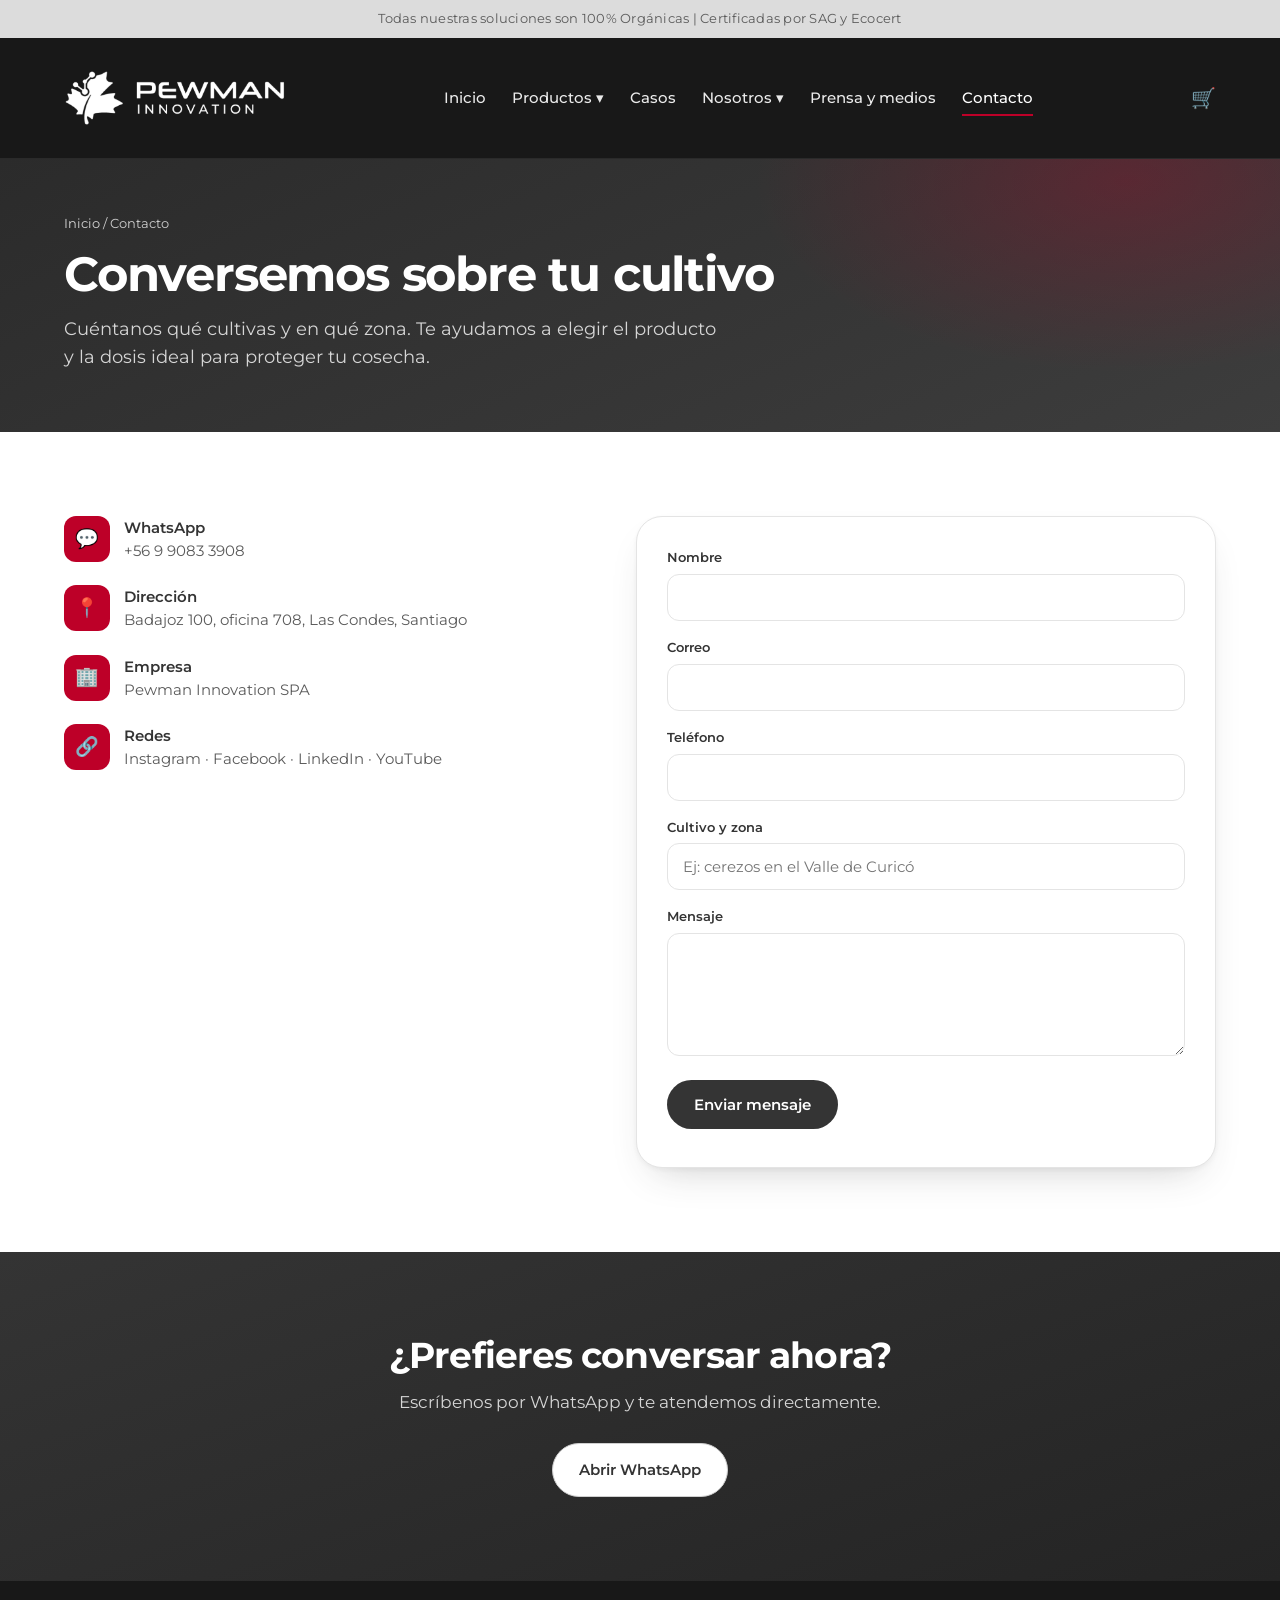
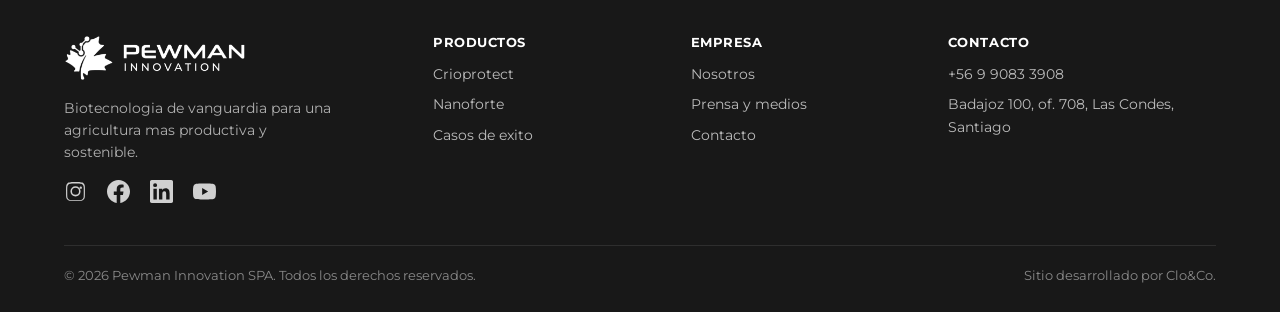
<file: contacto.html>
<!DOCTYPE html>
<html lang="es">
<head>
<meta charset="UTF-8">
<meta name="viewport" content="width=device-width, initial-scale=1.0">
<title>Contacto · Conversemos sobre tu cultivo | Pewman Innovation</title>
<meta name="description" content="Cuéntanos qué cultivas y en qué zona. Te ayudamos a elegir el producto y la dosis ideal para proteger tu cosecha. Escríbenos por WhatsApp.">
<link rel="icon" href="img/iso-pewman.png">
<link rel="preconnect" href="https://fonts.googleapis.com">
<link rel="preconnect" href="https://fonts.gstatic.com" crossorigin>
<link href="https://fonts.googleapis.com/css2?family=Montserrat:wght@400;500;600;700;800&display=swap" rel="stylesheet">
<link rel="stylesheet" href="styles.css">
</head>
<body>

<div class="topbar"><div class="wrap">
  <span class="l">Todas nuestras soluciones son 100% Orgánicas | Certificadas por SAG y Ecocert</span>
</div></div>

<header><div class="wrap">
  <a class="logo" href="home.html"><img src="img/logo-pewman-hz.png" alt="Pewman Innovation"></a>
  <nav class="main">
    <a href="home.html">Inicio</a>
    <div class="dd"><a role="button" tabindex="0" style="cursor:pointer" aria-haspopup="true">Productos &#9662;</a>
      <div class="dd-menu"><a href="crioprotect-general.html">Crioprotect</a><a href="nanoforte-general.html">Nanoforte</a></div>
    </div>
    <a href="casos.html">Casos</a>
    <div class="dd"><a href="empresa.html">Nosotros &#9662;</a>
      <div class="dd-menu"><a href="empresa.html">Nosotros</a><a href="patentes-papers.html">Patentes y papers</a><a href="terminos.html">Términos y condiciones</a></div>
    </div>
    <a href="prensa.html">Prensa y medios</a>
    <a href="contacto.html" class="active">Contacto</a>
  </nav>
  <div class="header-cta"><button class="hamb" aria-label="Abrir menu" aria-expanded="false" onclick="var h=this.closest('header');this.setAttribute('aria-expanded',h.classList.toggle('mnav-open'))"><span></span><span></span><span></span></button>
    <a class="cart" href="#" title="Carrito" aria-label="Carro de compras">&#128722;</a>
  </div>
</div></header>

<!-- PAGE HERO -->
<section class="page-hero">
  <div class="wrap">
    <div class="breadcrumb"><a href="home.html">Inicio</a> / Contacto</div>
    <h1>Conversemos sobre tu cultivo</h1>
    <p>Cuéntanos qué cultivas y en qué zona. Te ayudamos a elegir el producto y la dosis ideal para proteger tu cosecha.</p>
  </div>
</section>

<!-- CONTACTO -->
<section class="section-light">
  <div class="wrap">
    <div class="contact-grid">
      <div class="cinfo">
        <div class="row">
          <div class="ic">💬</div>
          <div>
            <div class="t"><a href="https://api.whatsapp.com/send/?phone=56990833908" target="_blank" rel="noopener">WhatsApp</a></div>
            <div class="d"><a href="https://api.whatsapp.com/send/?phone=56990833908" target="_blank" rel="noopener">+56 9 9083 3908</a></div>
          </div>
        </div>
        <div class="row">
          <div class="ic">📍</div>
          <div>
            <div class="t">Dirección</div>
            <div class="d"><a target="_blank" rel="noopener" href="https://www.google.com/maps/search/?api=1&query=Badajoz%20100%20Las%20Condes">Badajoz 100, oficina 708, Las Condes, Santiago</a></div>
          </div>
        </div>
        <div class="row">
          <div class="ic">🏢</div>
          <div>
            <div class="t">Empresa</div>
            <div class="d">Pewman Innovation SPA</div>
          </div>
        </div>
        <div class="row">
          <div class="ic">🔗</div>
          <div>
            <div class="t">Redes</div>
            <div class="d">
              <a href="https://www.instagram.com/pewmaninnovation" target="_blank" rel="noopener">Instagram</a> ·
              <a href="https://www.facebook.com/pewmaninnovation" target="_blank" rel="noopener">Facebook</a> ·
              <a href="https://www.linkedin.com/company/pewman-innovation" target="_blank" rel="noopener">LinkedIn</a> ·
              <a href="https://www.youtube.com/@PewmanInnovation" target="_blank" rel="noopener">YouTube</a>
            </div>
          </div>
        </div>
      </div>

      <form class="form" onsubmit="document.getElementById('ok').textContent='✓ ¡Gracias! Te responderemos a la brevedad. (demo, sin envío real)';return false;">
        <div class="field">
          <label for="nombre">Nombre</label>
          <input type="text" id="nombre" name="nombre" aria-label="Nombre" required>
        </div>
        <div class="field">
          <label for="correo">Correo</label>
          <input type="email" id="correo" name="correo" aria-label="Correo electrónico" required>
        </div>
        <div class="field">
          <label for="telefono">Teléfono</label>
          <input type="tel" id="telefono" name="telefono" aria-label="Teléfono">
        </div>
        <div class="field">
          <label for="cultivo">Cultivo y zona</label>
          <input type="text" id="cultivo" name="cultivo" aria-label="Cultivo y zona" placeholder="Ej: cerezos en el Valle de Curicó">
        </div>
        <div class="field">
          <label for="mensaje">Mensaje</label>
          <textarea id="mensaje" name="mensaje" aria-label="Mensaje" rows="5"></textarea>
        </div>
        <button class="btn btn-primary" type="submit">Enviar mensaje</button>
        <div class="ok" id="ok"></div>
      </form>
    </div>
  </div>
</section>

<!-- CTA -->
<section class="cta-band">
  <div class="wrap">
    <h2>¿Prefieres conversar ahora?</h2>
    <p>Escríbenos por WhatsApp y te atendemos directamente.</p>
    <div class="cta">
      <a class="btn btn-light" href="https://api.whatsapp.com/send/?phone=56990833908" target="_blank" rel="noopener">Abrir WhatsApp</a>
    </div>
  </div>
</section>

<!-- FOOTER -->
<footer class="site">
  <div class="wrap">
    <div class="fgrid">
      <div><a class="logo" href="home.html"><img src="img/logo-pewman-hz.png" alt="Pewman Innovation"></a>
        <p style="max-width:280px;font-size:14px">Biotecnologia de vanguardia para una agricultura mas productiva y sostenible.</p>
        <div class="soc">
          <a href="https://www.instagram.com/pewmaninnovation" target="_blank" rel="noopener" aria-label="Instagram"><svg viewBox="0 0 24 24" width="18" height="18" fill="currentColor" aria-hidden="true"><path d="M12 2.16c3.2 0 3.58.01 4.85.07 1.17.05 1.8.25 2.23.42.56.22.96.48 1.38.9.42.42.68.82.9 1.38.16.43.36 1.06.41 2.23.06 1.27.07 1.65.07 4.85s-.01 3.58-.07 4.85c-.05 1.17-.25 1.8-.41 2.23-.22.56-.48.96-.9 1.38-.42.42-.82.68-1.38.9-.43.16-1.06.36-2.23.41-1.27.06-1.65.07-4.85.07s-3.58-.01-4.85-.07c-1.17-.05-1.8-.25-2.23-.41-.56-.22-.96-.48-1.38-.9-.42-.42-.68-.82-.9-1.38-.16-.43-.36-1.06-.41-2.23-.06-1.27-.07-1.65-.07-4.85s.01-3.58.07-4.85c.05-1.17.25-1.8.41-2.23.22-.56.48-.96.9-1.38.42-.42.82-.68 1.38-.9.43-.16 1.06-.36 2.23-.41C8.42 2.17 8.8 2.16 12 2.16zm0 1.62c-3.15 0-3.52.01-4.76.07-.9.04-1.39.19-1.71.32-.43.17-.74.37-1.06.69-.32.32-.52.63-.69 1.06-.13.32-.28.81-.32 1.71-.06 1.24-.07 1.61-.07 4.76s.01 3.52.07 4.76c.04.9.19 1.39.32 1.71.17.43.37.74.69 1.06.32.32.63.52 1.06.69.32.13.81.28 1.71.32 1.24.06 1.61.07 4.76.07s3.52-.01 4.76-.07c.9-.04 1.39-.19 1.71-.32.43-.17.74-.37 1.06-.69.32-.32.52-.63.69-1.06.13-.32.28-.81.32-1.71.06-1.24.07-1.61.07-4.76s-.01-3.52-.07-4.76c-.04-.9-.19-1.39-.32-1.71-.17-.43-.37-.74-.69-1.06-.32-.32-.63-.52-1.06-.69-.32-.13-.81-.28-1.71-.32-1.24-.06-1.61-.07-4.76-.07zm0 2.76a5.3 5.3 0 110 10.6 5.3 5.3 0 010-10.6zm0 1.62a3.68 3.68 0 100 7.36 3.68 3.68 0 000-7.36zm5.5-1.39a1.24 1.24 0 110 2.48 1.24 1.24 0 010-2.48z"/></svg></a>
          <a href="https://www.facebook.com/pewmaninnovation" target="_blank" rel="noopener" aria-label="Facebook"><svg viewBox="0 0 24 24" width="18" height="18" fill="currentColor" aria-hidden="true"><path d="M24 12.07C24 5.4 18.63 0 12 0S0 5.4 0 12.07C0 18.1 4.39 23.1 10.13 24v-8.44H7.08v-3.49h3.05V9.41c0-3.02 1.79-4.69 4.53-4.69 1.31 0 2.68.24 2.68.24v2.97h-1.51c-1.49 0-1.96.93-1.96 1.87v2.25h3.33l-.53 3.49h-2.8V24C19.61 23.1 24 18.1 24 12.07z"/></svg></a>
          <a href="https://www.linkedin.com/company/pewman-innovation" target="_blank" rel="noopener" aria-label="LinkedIn"><svg viewBox="0 0 24 24" width="18" height="18" fill="currentColor" aria-hidden="true"><path d="M20.45 20.45h-3.56v-5.57c0-1.33-.03-3.04-1.85-3.04-1.85 0-2.14 1.45-2.14 2.94v5.67H9.35V9h3.42v1.56h.05c.48-.9 1.64-1.85 3.37-1.85 3.6 0 4.27 2.37 4.27 5.46v6.28zM5.34 7.43a2.07 2.07 0 110-4.14 2.07 2.07 0 010 4.14zM7.12 20.45H3.56V9h3.56v11.45zM22.22 0H1.77C.79 0 0 .77 0 1.73v20.54C0 23.23.79 24 1.77 24h20.45c.98 0 1.78-.77 1.78-1.73V1.73C24 .77 23.2 0 22.22 0z"/></svg></a>
          <a href="https://www.youtube.com/@PewmanInnovation" target="_blank" rel="noopener" aria-label="YouTube"><svg viewBox="0 0 24 24" width="18" height="18" fill="currentColor" aria-hidden="true"><path d="M23.5 6.19a3.02 3.02 0 00-2.12-2.14C19.5 3.55 12 3.55 12 3.55s-7.5 0-9.38.5A3.02 3.02 0 00.5 6.19C0 8.08 0 12 0 12s0 3.92.5 5.81a3.02 3.02 0 002.12 2.14c1.88.5 9.38.5 9.38.5s7.5 0 9.38-.5a3.02 3.02 0 002.12-2.14C24 15.92 24 12 24 12s0-3.92-.5-5.81zM9.55 15.57V8.43L15.82 12l-6.27 3.57z"/></svg></a>
        </div>
      </div>
      <div><h4>Productos</h4><a href="crioprotect-general.html">Crioprotect</a><a href="nanoforte-general.html">Nanoforte</a><a href="casos.html">Casos de exito</a></div>
      <div><h4>Empresa</h4><a href="empresa.html">Nosotros</a><a href="prensa.html">Prensa y medios</a><a href="contacto.html">Contacto</a></div>
      <div><h4>Contacto</h4>
        <a href="https://api.whatsapp.com/send/?phone=56990833908" target="_blank" rel="noopener">+56 9 9083 3908</a>
        <a href="contacto.html">Badajoz 100, of. 708, Las Condes, Santiago</a>
      </div>
    </div>
  </div>
  <div class="wrap">
    <div class="fbot">
      <span>&copy; 2026 Pewman Innovation SPA. Todos los derechos reservados.</span>
      <span>Sitio desarrollado por Clo&amp;Co.</span>
    </div>
  </div>
</footer>

<script>
  document.querySelector('.form').addEventListener('submit', function(e){ e.preventDefault(); document.getElementById('ok').textContent='✓ ¡Gracias! Te responderemos a la brevedad. (demo, sin envío real)'; });
</script>
</body>
</html>
</file>
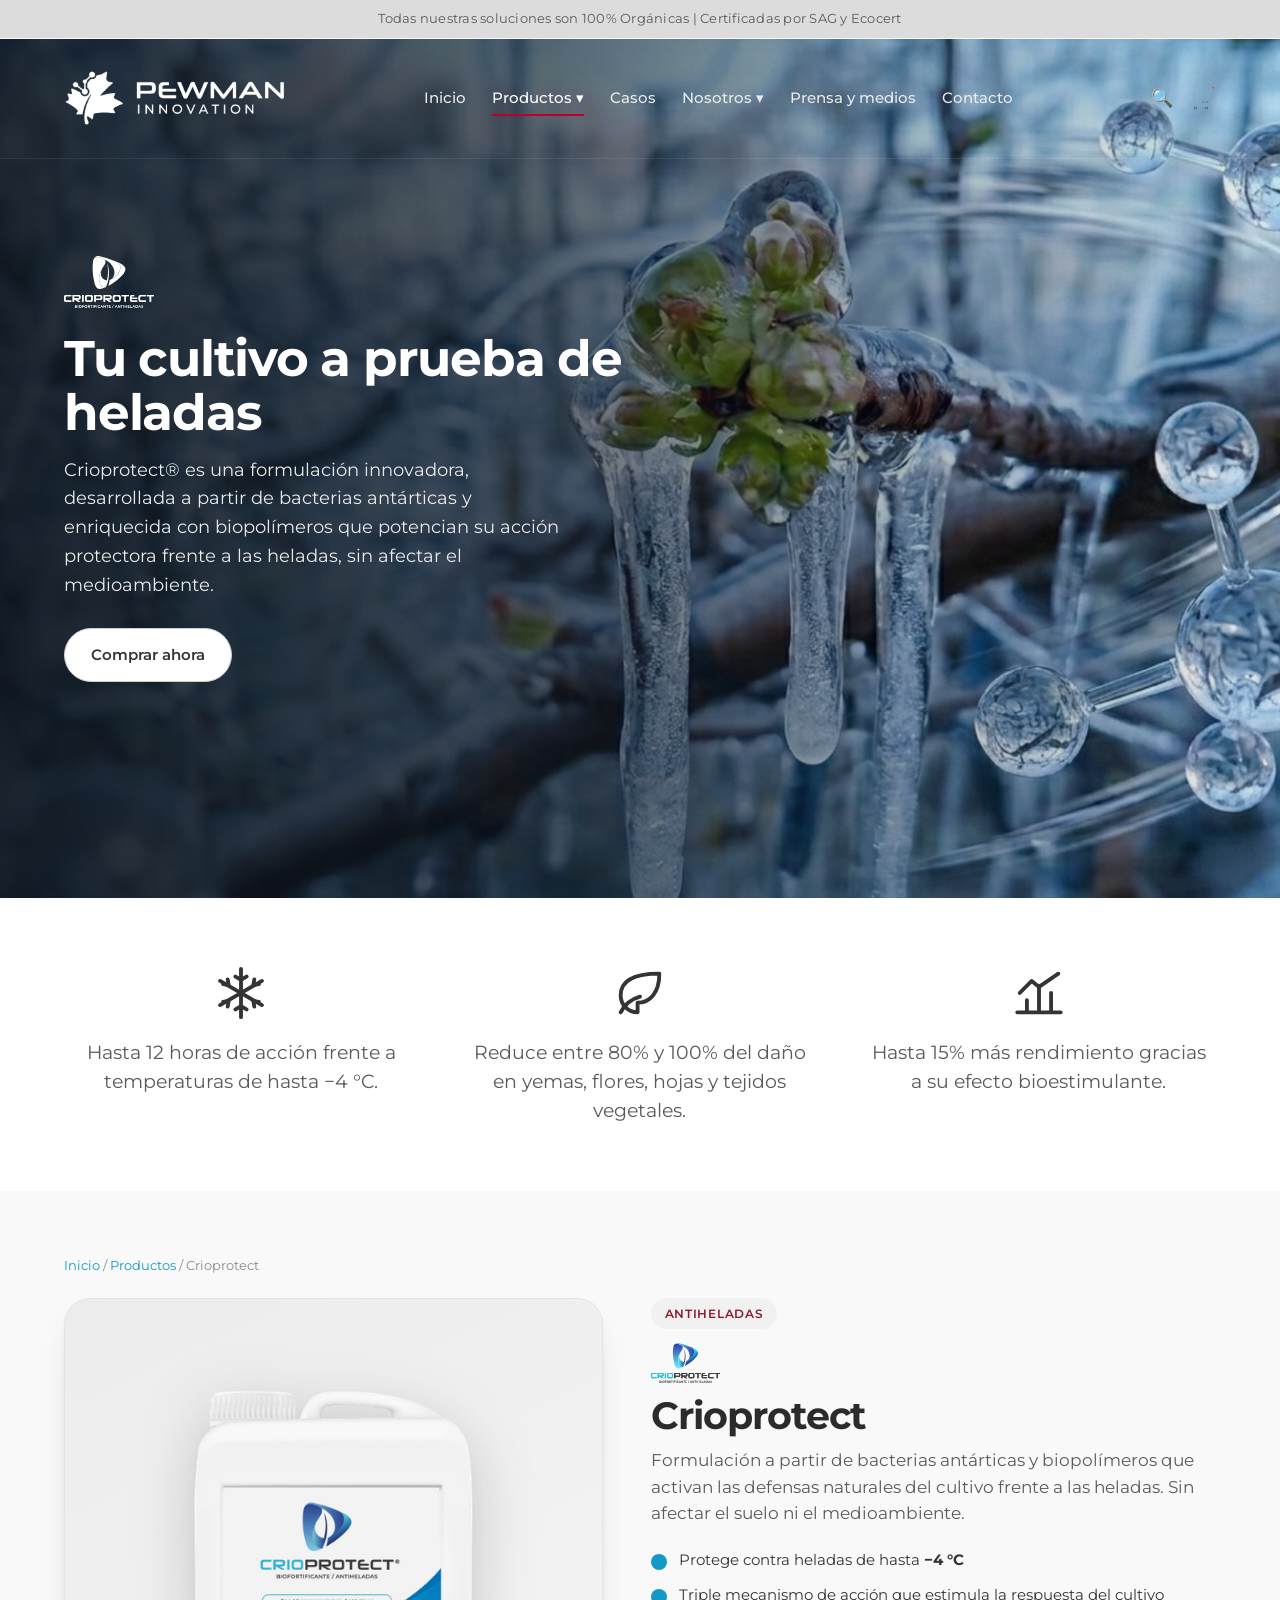
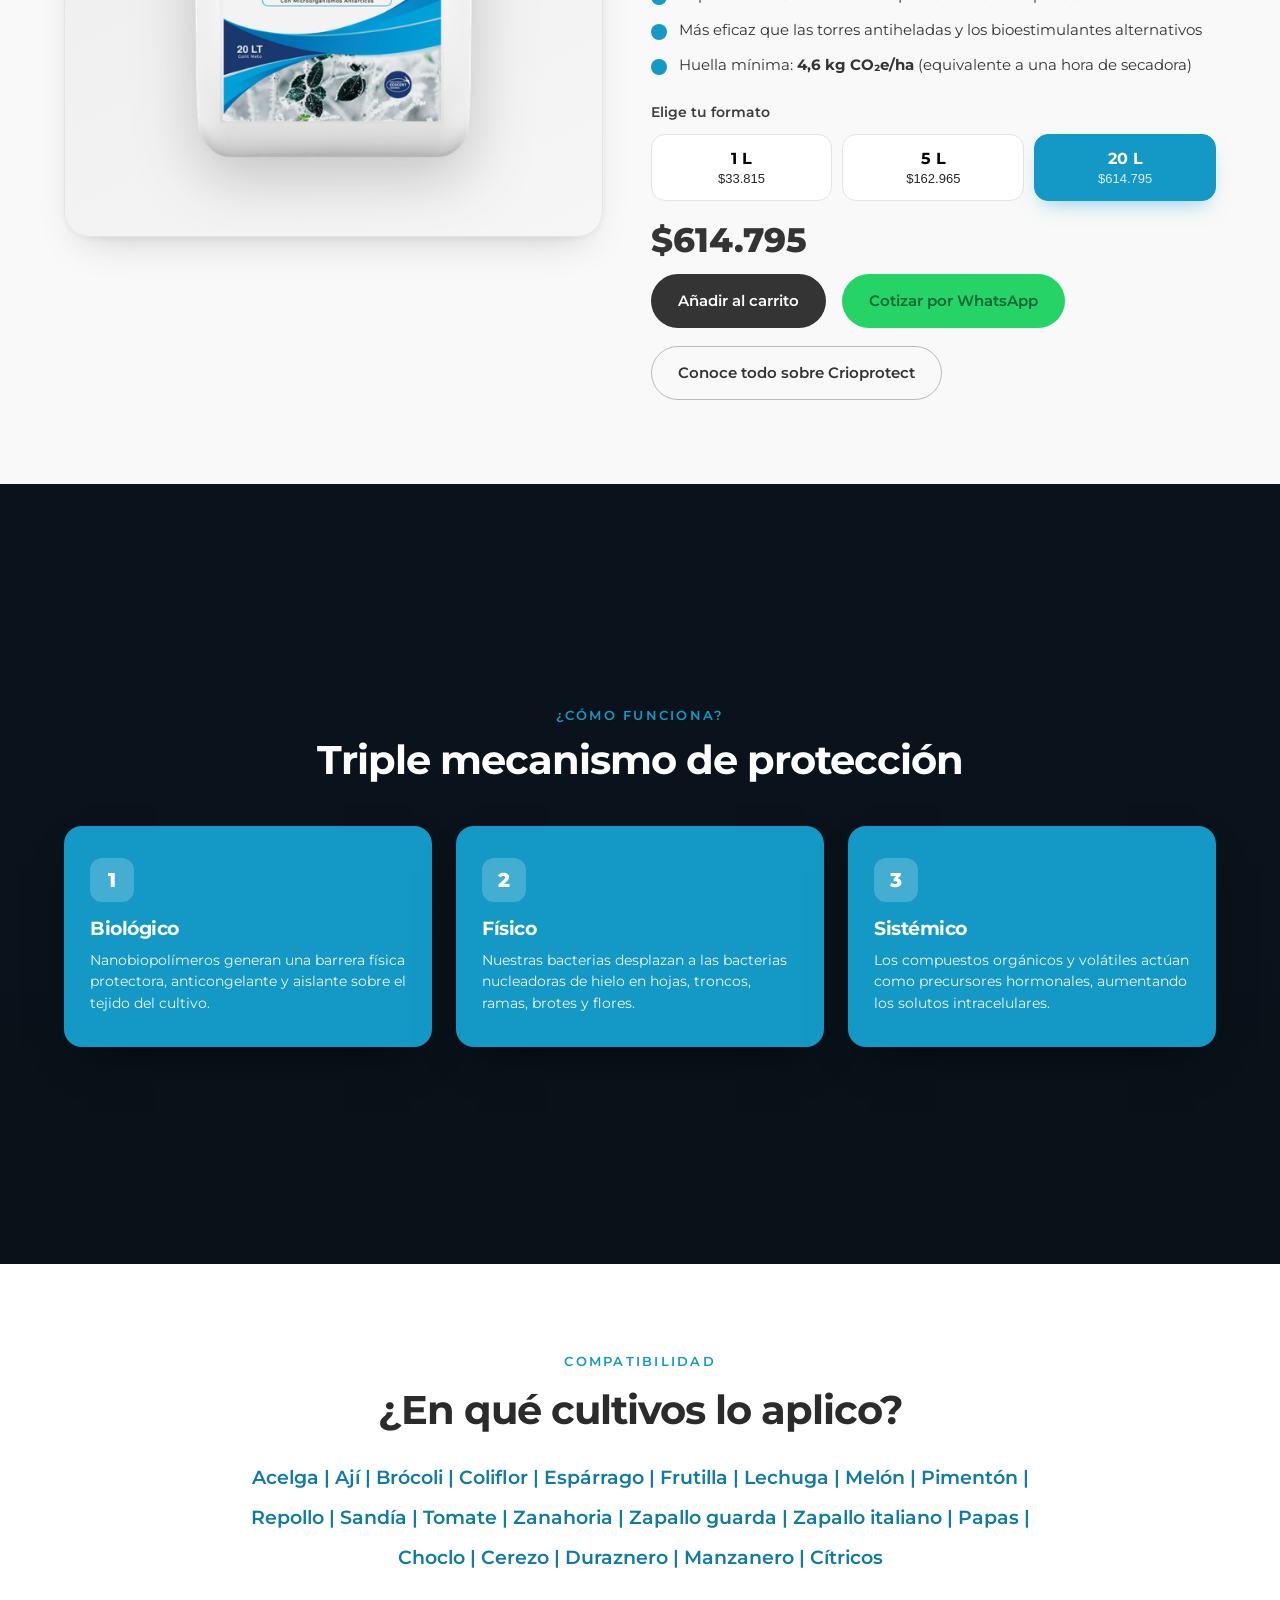
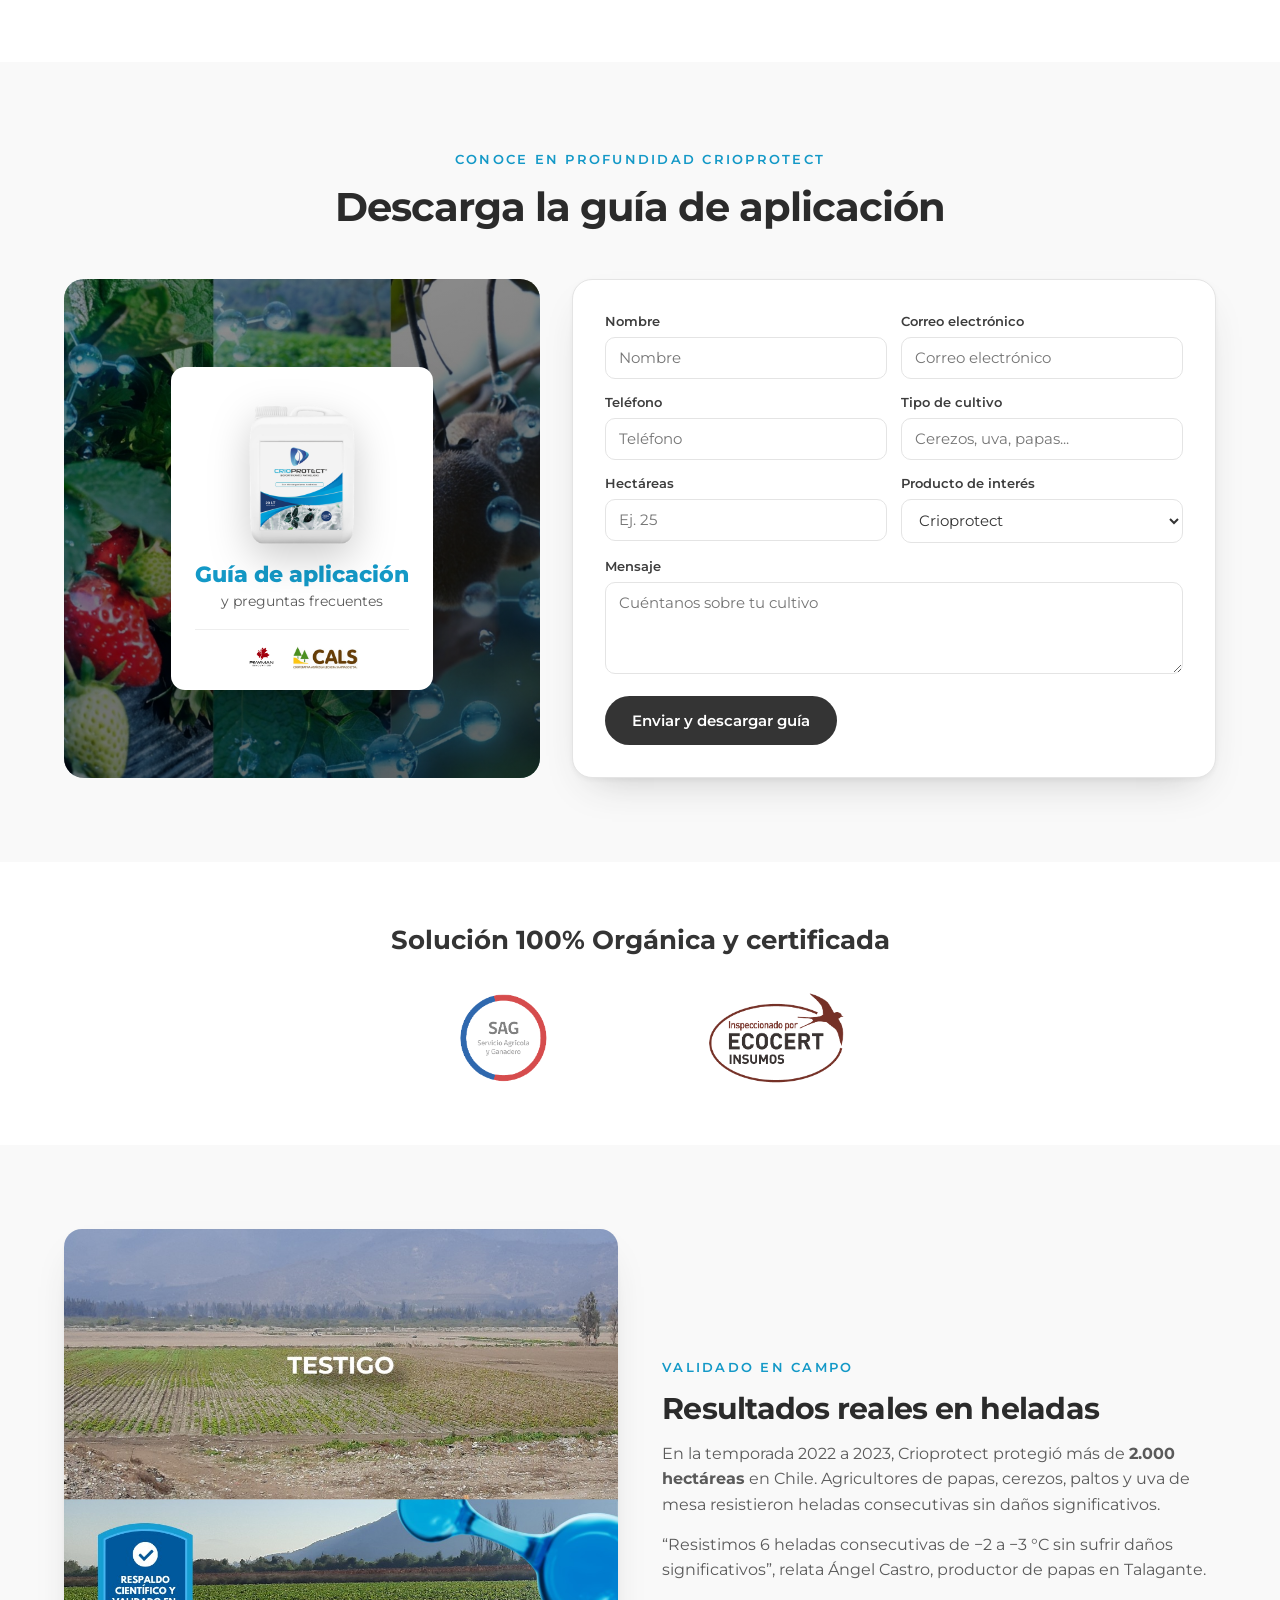
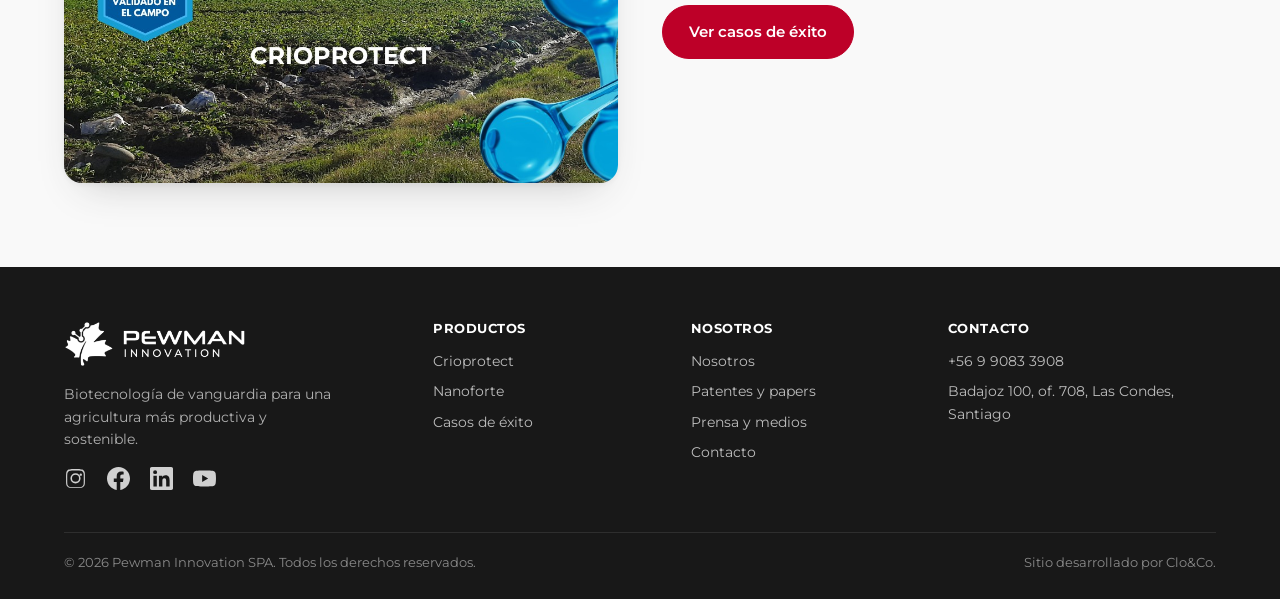
<file: crioprotect-general.html>
<!DOCTYPE html>
<html lang="es">
<head>
<meta charset="UTF-8">
<meta name="viewport" content="width=device-width, initial-scale=1.0">
<title>Crioprotect · Protección antiheladas para tus cultivos | Pewman Innovation</title>
<meta name="description" content="Crioprotect: formulación antiheladas con bacterias antárticas y biopolímeros que protegen el cultivo frente a heladas de hasta −4°C, sin afectar el medioambiente. Conoce el producto, su triple mecanismo y compra en línea.">
<link rel="icon" href="img/iso-pewman.png">
<link rel="preconnect" href="https://fonts.googleapis.com">
<link rel="preconnect" href="https://fonts.gstatic.com" crossorigin>
<link href="https://fonts.googleapis.com/css2?family=Montserrat:wght@400;500;600;700;800&display=swap" rel="stylesheet">
<link rel="stylesheet" href="styles.css">
<style>
  /* ===== Color de producto: Crioprotect (azul) ===== */
  :root{--prod:#1499c7;--prod-d:#0f7ba3;--prod-soft:rgba(20,153,199,.15);--rojo:#BD0028}

  /* Header transparente sobre el hero (sólido al hacer scroll) */
  header{position:sticky;top:0;z-index:60;background:transparent;border-bottom:1px solid rgba(255,255,255,.08);backdrop-filter:none;transition:background .3s ease,border-color .3s ease}
  header.scrolled{background:rgba(18,26,32,.96);backdrop-filter:blur(12px);border-bottom-color:rgba(255,255,255,.08)}
  header .logo img{filter:brightness(0) invert(1)}
  header nav.main a{color:#eaeaea}
  header nav.main a:hover,header nav.main a.active{color:#fff}
  header .cart,header .srch{color:#fff}
  header nav.main .dd-menu a{color:var(--tinta)}
  .header-cta{display:flex;align-items:center;gap:18px}
  .srch{font-size:18px;cursor:pointer}

  /* HERO full-bleed con foto */
  .phero{position:relative;overflow:hidden;background:#101820;margin-top:-120px}
  .phero-bg{position:absolute;inset:0;width:100%;height:100%;object-fit:cover;z-index:0;animation:heroZoom 20s ease-out infinite alternate}
  .phero::after{content:"";position:absolute;inset:0;z-index:1;background:linear-gradient(90deg,rgba(12,18,26,.88) 0%,rgba(12,18,26,.62) 42%,rgba(12,18,26,.26) 72%,rgba(12,18,26,.06) 100%)}
  @keyframes heroZoom{from{transform:scale(1)}to{transform:scale(1.09)}}
  .phero-inner{position:relative;z-index:2;max-width:1200px;margin:0 auto;padding:0 24px;min-height:clamp(520px,54vw,760px);display:flex;flex-direction:column;justify-content:center}
  .phero-logo{height:52px;width:auto;margin-bottom:24px;filter:brightness(0) invert(1);align-self:flex-start}
  .phero h1{font-size:clamp(30px,4.4vw,50px);color:#fff;max-width:640px;margin-bottom:16px;line-height:1.08}
  .phero p{font-size:clamp(15px,1.5vw,18px);color:#eaeaea;max-width:520px;margin-bottom:28px}
  @media(max-width:820px){.phero-inner{min-height:clamp(460px,88vw,580px);padding-top:44px;padding-bottom:52px}.phero-logo{height:42px}}

  /* Beneficios (3 iconos) */
  .pben-sec{background:#fff;padding:66px 0}
  .pben{display:grid;grid-template-columns:repeat(3,1fr);gap:44px}
  .pben .it{text-align:center;padding:0 10px}
  .pben .ic{display:inline-flex;width:58px;height:58px;color:#343434;margin-bottom:16px}
  .pben .ic svg{width:100%;height:100%}
  .pben .it p{font-size:18.75px;color:#5a5a5a;line-height:1.55}
  @media(max-width:820px){.pben{grid-template-columns:1fr;gap:30px;max-width:440px;margin:0 auto}}

  /* Triple mecanismo (fondo oscuro + tarjetas de color) */
  .mech{position:relative;overflow:hidden;background:#0b1620;color:#fff;min-height:clamp(780px,92vh,1080px);display:flex;align-items:center;padding-top:96px;padding-bottom:96px}
  .mech::before{content:"";position:absolute;inset:0;z-index:0;background-image:url('img/mech-crio-dalila.jpg');background-size:cover;background-position:center;background-attachment:fixed;opacity:.9}
  .mech::after{content:"";position:absolute;inset:0;z-index:1;background:linear-gradient(180deg,rgba(8,14,20,.38),rgba(8,14,20,.56))}
  .mech-inner{position:relative;z-index:2}
  .mech-head{text-align:center;margin-bottom:44px}
  .mech-head h2{font-size:clamp(28px,3.6vw,40px);color:#fff;margin-top:10px}
  .mech-grid{display:grid;grid-template-columns:repeat(3,1fr);gap:24px}
  .mcard{background:var(--prod);border-radius:18px;padding:32px 26px;box-shadow:0 22px 44px -22px rgba(0,0,0,.65)}
  .mcard .mn{font-family:var(--display);font-weight:800;font-size:20px;width:44px;height:44px;border-radius:12px;background:rgba(255,255,255,.20);display:flex;align-items:center;justify-content:center;margin-bottom:16px}
  .mcard h3{font-size:19px;margin-bottom:10px;color:#fff;line-height:1.15}
  .mcard p{font-size:14px;color:rgba(255,255,255,.94);line-height:1.55}
  @media(max-width:820px){.mech-grid{grid-template-columns:1fr;max-width:460px;margin:0 auto}}
  @media(min-width:821px){.mech{min-height:clamp(780px,56.25vw,1400px)}}

  /* Cultivos (lista) */
  .crops{max-width:840px;margin:0 auto;text-align:center;font-family:var(--display);font-weight:600;font-size:clamp(15px,1.7vw,19px);line-height:2.1;color:var(--prod-d)}

  /* Guia de aplicacion (split: media + formulario) */
  .guia2{display:grid;grid-template-columns:.85fr 1.15fr;gap:32px;align-items:stretch}
  .guia2-media{position:relative;border-radius:20px;overflow:hidden;background:url('img/form-bg.jpg') center/cover;min-height:430px;display:flex;align-items:center;justify-content:center;padding:30px}
  .guia2-media::before{content:"";position:absolute;inset:0;background:linear-gradient(160deg,rgba(0,0,0,.42),rgba(0,0,0,.62))}
  .gcover{position:relative;z-index:1;background:#fff;border-radius:14px;padding:26px 24px 20px;text-align:center;box-shadow:0 26px 54px -20px rgba(0,0,0,.55);max-width:272px}
  .gcover-prod{height:158px;width:auto;margin:0 auto 12px;display:block;filter:drop-shadow(0 14px 20px rgba(0,0,0,.20))}
  .gcover-t{font-family:var(--display);font-weight:800;font-size:22px;color:var(--prod);line-height:1.1}
  .gcover-s{font-size:13.5px;color:#5a5a5a;margin-top:4px}
  .gcover-brands{display:flex;align-items:center;justify-content:center;gap:16px;margin-top:16px;padding-top:14px;border-top:1px solid #eee}
  .gcover-brands img{height:26px;width:auto;object-fit:contain}
  .guia2-form{background:#fff;border:1px solid var(--linea);border-radius:20px;padding:32px;box-shadow:var(--sh)}
  .gf-grid{display:grid;grid-template-columns:1fr 1fr;gap:14px;margin-bottom:14px}
  .guia2-form label{display:block;font-family:var(--display);font-weight:600;font-size:12.5px;color:#3d3d3d;margin:0 0 5px}
  .guia2-form input,.guia2-form select,.guia2-form textarea{width:100%;border:1.5px solid var(--linea);border-radius:10px;padding:11px 13px;font-size:14.5px;font-family:var(--sans);background:#fff;color:var(--tinta)}
  .guia2-form input:focus,.guia2-form select:focus,.guia2-form textarea:focus{outline:none;border-color:var(--prod);box-shadow:0 0 0 3px var(--prod-soft)}
  .guia2-form textarea{min-height:92px;resize:vertical;margin-bottom:14px}
  @media(max-width:820px){.guia2{grid-template-columns:1fr}.gf-grid{grid-template-columns:1fr}.guia2-media{min-height:300px}}

  /* Certificaciones */
  .cert-sec{background:#fff;padding:58px 0}
  .cert-lab{text-align:center;font-family:var(--display);font-weight:700;font-size:clamp(18px,2.4vw,26px);color:var(--tinta);margin-bottom:28px}
  .cert-row{display:flex;gap:52px;justify-content:center;align-items:center;flex-wrap:wrap}
  .cert-row img{height:98px;width:auto;object-fit:contain}

  /* Resultados */
  .res-media{position:relative}
  .res-media img{border-radius:18px;box-shadow:var(--sh);width:100%;object-fit:cover;aspect-ratio:4/3}
  .res-badge{position:absolute;left:16px;bottom:16px;background:var(--prod);color:#fff;font-family:var(--display);font-weight:600;font-size:12px;padding:9px 15px;border-radius:100px;max-width:210px;line-height:1.3;box-shadow:0 12px 26px -10px rgba(0,0,0,.5)}
  .btn-red{background:var(--rojo);color:#fff;border-color:var(--rojo)}
  .btn-red:hover{background:#a01f22;border-color:#a01f22;transform:translateY(-2px)}
</style>
</head>
<body>

<div class="topbar"><div class="wrap">
  <span class="l">Todas nuestras soluciones son 100% Orgánicas | Certificadas por SAG y Ecocert</span>
</div></div>

<header><div class="wrap">
  <a class="logo" href="home.html"><img src="img/logo-pewman-hz.png" alt="Pewman Innovation"></a>
  <nav class="main">
    <a href="home.html">Inicio</a>
    <div class="dd"><a class="active" role="button" tabindex="0" style="cursor:pointer" aria-haspopup="true">Productos &#9662;</a>
      <div class="dd-menu"><a href="crioprotect-general.html">Crioprotect</a><a href="nanoforte-general.html">Nanoforte</a></div>
    </div>
    <a href="casos.html">Casos</a>
    <div class="dd"><a href="empresa.html">Nosotros &#9662;</a>
      <div class="dd-menu"><a href="empresa.html">Nosotros</a><a href="patentes-papers.html">Patentes y papers</a><a href="terminos.html">Términos y condiciones</a></div>
    </div>
    <a href="prensa.html">Prensa y medios</a>
    <a href="contacto.html">Contacto</a>
  </nav>
  <div class="header-cta"><button class="hamb" aria-label="Abrir menu" aria-expanded="false" onclick="var h=this.closest('header');this.setAttribute('aria-expanded',h.classList.toggle('mnav-open'))"><span></span><span></span><span></span></button>
    <span class="srch" title="Buscar" aria-label="Buscar">&#128269;</span>
    <a class="cart" href="#" title="Carrito" aria-label="Carro de compras">&#128722;</a>
  </div>
</div></header>

<!-- HERO -->
<section class="phero">
  <img class="phero-bg" src="img/hero-crio-dalila.jpg" alt="Cultivo protegido de heladas con Crioprotect">
  <div class="phero-inner">
    <img class="phero-logo" src="img/logo-crio.svg" alt="Crioprotect">
    <h1>Tu cultivo a prueba de heladas</h1>
    <p>Crioprotect&reg; es una formulación innovadora, desarrollada a partir de bacterias antárticas y enriquecida con biopolímeros que potencian su acción protectora frente a las heladas, sin afectar el medioambiente.</p>
    <div><a class="btn btn-light" href="#comprar">Comprar ahora</a></div>
  </div>
</section>

<!-- BENEFICIOS -->
<section class="pben-sec">
  <div class="wrap pben">
    <div class="it">
      <span class="ic"><svg viewBox="0 0 24 24" fill="none" stroke="currentColor" stroke-width="1.6" stroke-linecap="round" stroke-linejoin="round"><path d="M12 2v20M3.34 7 20.66 17M20.66 7 3.34 17"/><path d="M12 6.5 9.7 5.2M12 6.5l2.3-1.3M12 17.5 9.7 18.8M12 17.5l2.3 1.3M6.9 8.7l-2.3-.4M6.9 8.7l-.4-2.3M17.1 15.3l2.3.4M17.1 15.3l.4 2.3M17.1 8.7l2.3-.4M17.1 8.7l.4-2.3M6.9 15.3l-2.3.4M6.9 15.3l-.4 2.3"/></svg></span>
      <p>Hasta 12 horas de acción frente a temperaturas de hasta &minus;4&nbsp;°C.</p>
    </div>
    <div class="it">
      <span class="ic"><svg viewBox="0 0 24 24" fill="none" stroke="currentColor" stroke-width="1.6" stroke-linecap="round" stroke-linejoin="round"><path d="M11 20A7 7 0 0 1 4 13C4 8 8 4 20 4c0 8-4 12-9 12z"/><path d="M4 20c1.5-3 4.5-5.5 8-6.5"/></svg></span>
      <p>Reduce entre 80% y 100% del daño en yemas, flores, hojas y tejidos vegetales.</p>
    </div>
    <div class="it">
      <span class="ic"><svg viewBox="0 0 24 24" fill="none" stroke="currentColor" stroke-width="1.6" stroke-linecap="round" stroke-linejoin="round"><path d="M3 20h18M7 20v-5M12 20V9M17 20v-8"/><path d="M4 12l5-5 3 2.5L20 4"/></svg></span>
      <p>Hasta 15% más rendimiento gracias a su efecto bioestimulante.</p>
    </div>
  </div>
</section>

<!-- FICHA DE PRODUCTO (compra) -->
<section class="section-cream" style="padding-top:64px">
  <div class="wrap">
    <div class="breadcrumb" style="color:#8a8a8a;margin-bottom:22px"><a href="home.html" style="color:var(--prod)">Inicio</a> / <a href="home.html#productos" style="color:var(--prod)">Productos</a> / Crioprotect</div>
    <div class="pdp cryo" id="comprar">
      <div class="gallery">
        <div class="main"><img id="pack" src="img/crio-20lt.png" alt="Crioprotect bidón 20 litros"></div>
      </div>
      <div class="info">
        <span class="tag">Antiheladas</span>
        <img src="img/logo-crio.svg" alt="Crioprotect" style="height:40px;margin-bottom:12px">
        <h1>Crioprotect</h1>
        <p class="lead">Formulación a partir de bacterias antárticas y biopolímeros que activan las defensas naturales del cultivo frente a las heladas. Sin afectar el suelo ni el medioambiente.</p>
        <ul class="bul">
          <li>Protege contra heladas de hasta <b>&minus;4&nbsp;°C</b></li>
          <li>Triple mecanismo de acción que estimula la respuesta del cultivo</li>
          <li>Más eficaz que las torres antiheladas y los bioestimulantes alternativos</li>
          <li>Huella mínima: <b>4,6 kg CO&#8322;e/ha</b> (equivalente a una hora de secadora)</li>
        </ul>
        <p style="font-family:var(--display);font-weight:600;font-size:14px;color:var(--v700);margin-bottom:10px">Elige tu formato</p>
        <div class="formats">
          <button class="fmt" data-price="$33.815" data-img="img/crio-1lt.png"><div class="sz">1 L</div><div class="pr">$33.815</div></button>
          <button class="fmt" data-price="$162.965" data-img="img/crio-5lt.png"><div class="sz">5 L</div><div class="pr">$162.965</div></button>
          <button class="fmt active" data-price="$614.795" data-img="img/crio-20lt.png"><div class="sz">20 L</div><div class="pr">$614.795</div></button>
        </div>
        <div class="buy">
          <div class="price" id="price">$614.795</div>
          <a class="btn btn-primary" href="#">Añadir al carrito</a>
          <a class="btn btn-wa" href="https://api.whatsapp.com/send/?phone=56990833908" target="_blank" rel="noopener">Cotizar por WhatsApp</a>
        </div>
        <a class="btn btn-ghost" href="#mecanismo" style="margin-top:18px;align-self:flex-start">Conoce todo sobre Crioprotect</a>
      </div>
    </div>
  </div>
</section>

<!-- TRIPLE MECANISMO -->
<section class="mech" id="mecanismo">
  <div class="wrap mech-inner">
    <div class="mech-head">
      <span class="eyebrow" style="color:var(--prod)">¿Cómo funciona?</span>
      <h2>Triple mecanismo de protección</h2>
    </div>
    <div class="mech-grid">
      <div class="mcard"><div class="mn">1</div><h3>Biológico</h3><p>Nanobiopolímeros generan una barrera física protectora, anticongelante y aislante sobre el tejido del cultivo.</p></div>
      <div class="mcard"><div class="mn">2</div><h3>Físico</h3><p>Nuestras bacterias desplazan a las bacterias nucleadoras de hielo en hojas, troncos, ramas, brotes y flores.</p></div>
      <div class="mcard"><div class="mn">3</div><h3>Sistémico</h3><p>Los compuestos orgánicos y volátiles actúan como precursores hormonales, aumentando los solutos intracelulares.</p></div>
    </div>
  </div>
</section>

<!-- CULTIVOS -->
<section class="section-light">
  <div class="wrap">
    <div class="sec-head" style="margin-bottom:26px">
      <span class="eyebrow" style="color:var(--prod)">Compatibilidad</span>
      <h2>¿En qué cultivos lo aplico?</h2>
    </div>
    <p class="crops">Acelga | Ají | Brócoli | Coliflor | Espárrago | Frutilla | Lechuga | Melón | Pimentón | Repollo | Sandía | Tomate | Zanahoria | Zapallo guarda | Zapallo italiano | Papas | Choclo | Cerezo | Duraznero | Manzanero | Cítricos</p>
  </div>
</section>

<!-- GUIA DE APLICACION -->
<section class="section-cream">
  <div class="wrap">
    <div class="sec-head">
      <span class="eyebrow" style="color:var(--prod)">Conoce en profundidad Crioprotect</span>
      <h2>Descarga la guía de aplicación</h2>
    </div>
    <div class="guia2">
      <div class="guia2-media">
        <div class="gcover">
          <img class="gcover-prod" src="img/crio-20lt.png" alt="Guía de aplicación Crioprotect">
          <div class="gcover-t">Guía de aplicación</div>
          <div class="gcover-s">y preguntas frecuentes</div>
          <div class="gcover-brands">
            <img src="img/logo-pewman.png" alt="Pewman Innovation">
            <img src="img/logo-cals.jpg" alt="CALS">
          </div>
        </div>
      </div>
      <form class="guia2-form" data-guide-form>
        <div class="gf-grid">
          <div><label>Nombre</label><input type="text" placeholder="Nombre" aria-label="Nombre" required></div>
          <div><label>Correo electrónico</label><input type="email" placeholder="Correo electrónico" aria-label="Correo electrónico" required></div>
          <div><label>Teléfono</label><input type="tel" placeholder="Teléfono" aria-label="Teléfono"></div>
          <div><label>Tipo de cultivo</label><input type="text" placeholder="Cerezos, uva, papas..." aria-label="Tipo de cultivo"></div>
          <div><label>Hectáreas</label><input type="number" placeholder="Ej. 25" aria-label="Hectáreas"></div>
          <div><label>Producto de interés</label><select aria-label="Producto de interés"><option>Crioprotect</option><option>Nanoforte</option></select></div>
        </div>
        <label>Mensaje</label>
        <textarea placeholder="Cuéntanos sobre tu cultivo" aria-label="Mensaje"></textarea>
        <button class="btn btn-primary" type="submit">Enviar y descargar guía</button>
      </form>
      <div class="guia2-form" data-guide-success hidden style="text-align:center">
        <div style="width:56px;height:56px;border-radius:50%;background:#009633;color:#fff;font-size:26px;line-height:56px;text-align:center;margin:0 auto 16px">&#10003;</div>
        <h3 style="font-family:var(--display);font-weight:800;font-size:22px;color:var(--tinta);margin:6px 0 8px">¡Listo! Aquí está tu guía</h3>
        <p style="color:#5a5a5a;margin:0 0 20px">Te enviamos una copia a tu correo. También puedes descargarla directamente:</p>
        <a class="btn btn-primary" href="https://cdn.shopify.com/s/files/1/0798/6348/0551/files/guia-aplicacion-crioprotect.pdf?v=1783720273" target="_blank" rel="noopener">&#11015; Descargar guía de aplicación (PDF)</a>
      </div>
      <script>
      (function(){
        var f=document.querySelector('[data-guide-form]'), s=document.querySelector('[data-guide-success]');
        if(f&&s) f.addEventListener('submit',function(e){e.preventDefault();f.hidden=true;s.hidden=false;});
      })();
      </script>
    </div>
  </div>
</section>

<!-- CERTIFICACIONES -->
<section class="cert-sec">
  <div class="wrap">
    <p class="cert-lab">Solución 100% Orgánica y certificada</p>
    <div class="cert-row">
      <img src="img/cert-sgs.png" alt="Certificación SAG · Servicio Agrícola y Ganadero">
      <img src="img/cert-ecocert.png" alt="Certificación Ecocert">
    </div>
  </div>
</section>

<!-- RESULTADOS -->
<section class="section-cream">
  <div class="wrap">
    <div class="split">
      <div class="res-media">
        <img src="img/res-crio-dalila.jpg" alt="Comparativo testigo vs Crioprotect, validado en campo" loading="lazy" style="aspect-ratio:1/1">
      </div>
      <div>
        <span class="eyebrow" style="color:var(--prod)">Validado en campo</span>
        <h2 style="margin-top:12px">Resultados reales en heladas</h2>
        <p>En la temporada 2022 a 2023, Crioprotect protegió más de <b>2.000 hectáreas</b> en Chile. Agricultores de papas, cerezos, paltos y uva de mesa resistieron heladas consecutivas sin daños significativos.</p>
        <p>“Resistimos 6 heladas consecutivas de &minus;2 a &minus;3&nbsp;°C sin sufrir daños significativos”, relata Ángel Castro, productor de papas en Talagante.</p>
        <a class="btn btn-red" href="casos.html" style="margin-top:8px">Ver casos de éxito</a>
      </div>
    </div>
  </div>
</section>

<!-- FOOTER -->
<footer class="site">
  <div class="wrap">
    <div class="fgrid">
      <div><a class="logo" href="home.html"><img src="img/logo-pewman-hz.png" alt="Pewman Innovation"></a>
        <p style="max-width:280px;font-size:14px">Biotecnología de vanguardia para una agricultura más productiva y sostenible.</p>
        <div class="soc">
          <a href="https://www.instagram.com/pewmaninnovation" target="_blank" rel="noopener" aria-label="Instagram"><svg viewBox="0 0 24 24" width="18" height="18" fill="currentColor" aria-hidden="true"><path d="M12 2.16c3.2 0 3.58.01 4.85.07 1.17.05 1.8.25 2.23.42.56.22.96.48 1.38.9.42.42.68.82.9 1.38.16.43.36 1.06.41 2.23.06 1.27.07 1.65.07 4.85s-.01 3.58-.07 4.85c-.05 1.17-.25 1.8-.41 2.23-.22.56-.48.96-.9 1.38-.42.42-.82.68-1.38.9-.43.16-1.06.36-2.23.41-1.27.06-1.65.07-4.85.07s-3.58-.01-4.85-.07c-1.17-.05-1.8-.25-2.23-.41-.56-.22-.96-.48-1.38-.9-.42-.42-.68-.82-.9-1.38-.16-.43-.36-1.06-.41-2.23-.06-1.27-.07-1.65-.07-4.85s.01-3.58.07-4.85c.05-1.17.25-1.8.41-2.23.22-.56.48-.96.9-1.38.42-.42.82-.68 1.38-.9.43-.16 1.06-.36 2.23-.41C8.42 2.17 8.8 2.16 12 2.16zm0 1.62c-3.15 0-3.52.01-4.76.07-.9.04-1.39.19-1.71.32-.43.17-.74.37-1.06.69-.32.32-.52.63-.69 1.06-.13.32-.28.81-.32 1.71-.06 1.24-.07 1.61-.07 4.76s.01 3.52.07 4.76c.04.9.19 1.39.32 1.71.17.43.37.74.69 1.06.32.32.63.52 1.06.69.32.13.81.28 1.71.32 1.24.06 1.61.07 4.76.07s3.52-.01 4.76-.07c.9-.04 1.39-.19 1.71-.32.43-.17.74-.37 1.06-.69.32-.32.52-.63.69-1.06.13-.32.28-.81.32-1.71.06-1.24.07-1.61.07-4.76s-.01-3.52-.07-4.76c-.04-.9-.19-1.39-.32-1.71-.17-.43-.37-.74-.69-1.06-.32-.32-.63-.52-1.06-.69-.32-.13-.81-.28-1.71-.32-1.24-.06-1.61-.07-4.76-.07zm0 2.76a5.3 5.3 0 110 10.6 5.3 5.3 0 010-10.6zm0 1.62a3.68 3.68 0 100 7.36 3.68 3.68 0 000-7.36zm5.5-1.39a1.24 1.24 0 110 2.48 1.24 1.24 0 010-2.48z"/></svg></a>
          <a href="https://www.facebook.com/pewmaninnovation" target="_blank" rel="noopener" aria-label="Facebook"><svg viewBox="0 0 24 24" width="18" height="18" fill="currentColor" aria-hidden="true"><path d="M24 12.07C24 5.4 18.63 0 12 0S0 5.4 0 12.07C0 18.1 4.39 23.1 10.13 24v-8.44H7.08v-3.49h3.05V9.41c0-3.02 1.79-4.69 4.53-4.69 1.31 0 2.68.24 2.68.24v2.97h-1.51c-1.49 0-1.96.93-1.96 1.87v2.25h3.33l-.53 3.49h-2.8V24C19.61 23.1 24 18.1 24 12.07z"/></svg></a>
          <a href="https://www.linkedin.com/company/pewman-innovation" target="_blank" rel="noopener" aria-label="LinkedIn"><svg viewBox="0 0 24 24" width="18" height="18" fill="currentColor" aria-hidden="true"><path d="M20.45 20.45h-3.56v-5.57c0-1.33-.03-3.04-1.85-3.04-1.85 0-2.14 1.45-2.14 2.94v5.67H9.35V9h3.42v1.56h.05c.48-.9 1.64-1.85 3.37-1.85 3.6 0 4.27 2.37 4.27 5.46v6.28zM5.34 7.43a2.07 2.07 0 110-4.14 2.07 2.07 0 010 4.14zM7.12 20.45H3.56V9h3.56v11.45zM22.22 0H1.77C.79 0 0 .77 0 1.73v20.54C0 23.23.79 24 1.77 24h20.45c.98 0 1.78-.77 1.78-1.73V1.73C24 .77 23.2 0 22.22 0z"/></svg></a>
          <a href="https://www.youtube.com/@PewmanInnovation" target="_blank" rel="noopener" aria-label="YouTube"><svg viewBox="0 0 24 24" width="18" height="18" fill="currentColor" aria-hidden="true"><path d="M23.5 6.19a3.02 3.02 0 00-2.12-2.14C19.5 3.55 12 3.55 12 3.55s-7.5 0-9.38.5A3.02 3.02 0 00.5 6.19C0 8.08 0 12 0 12s0 3.92.5 5.81a3.02 3.02 0 002.12 2.14c1.88.5 9.38.5 9.38.5s7.5 0 9.38-.5a3.02 3.02 0 002.12-2.14C24 15.92 24 12 24 12s0-3.92-.5-5.81zM9.55 15.57V8.43L15.82 12l-6.27 3.57z"/></svg></a>
        </div>
      </div>
      <div><h4>Productos</h4><a href="crioprotect-general.html">Crioprotect</a><a href="nanoforte-general.html">Nanoforte</a><a href="casos.html">Casos de éxito</a></div>
      <div><h4>Nosotros</h4><a href="empresa.html">Nosotros</a><a href="patentes-papers.html">Patentes y papers</a><a href="prensa.html">Prensa y medios</a><a href="contacto.html">Contacto</a></div>
      <div><h4>Contacto</h4>
        <a href="https://api.whatsapp.com/send/?phone=56990833908" target="_blank" rel="noopener">+56 9 9083 3908</a>
        <a href="contacto.html">Badajoz 100, of. 708, Las Condes, Santiago</a>
      </div>
    </div>
  </div>
  <div class="wrap">
    <div class="fbot">
      <span>© 2026 Pewman Innovation SPA. Todos los derechos reservados.</span>
      <span>Sitio desarrollado por Clo&amp;Co.</span>
    </div>
  </div>
</footer>

<script>
  document.querySelectorAll('.fmt').forEach(function(b){b.addEventListener('click',function(){
    document.querySelectorAll('.fmt').forEach(function(x){x.classList.remove('active');});
    b.classList.add('active');
    document.getElementById('price').textContent=b.dataset.price;
    document.getElementById('pack').src=b.dataset.img;
  });});
  (function(){var h=document.querySelector('header');function s(){h.classList.toggle('scrolled',window.scrollY>40);}window.addEventListener('scroll',s,{passive:true});s();})();
</script>

</body>
</html>
</file>
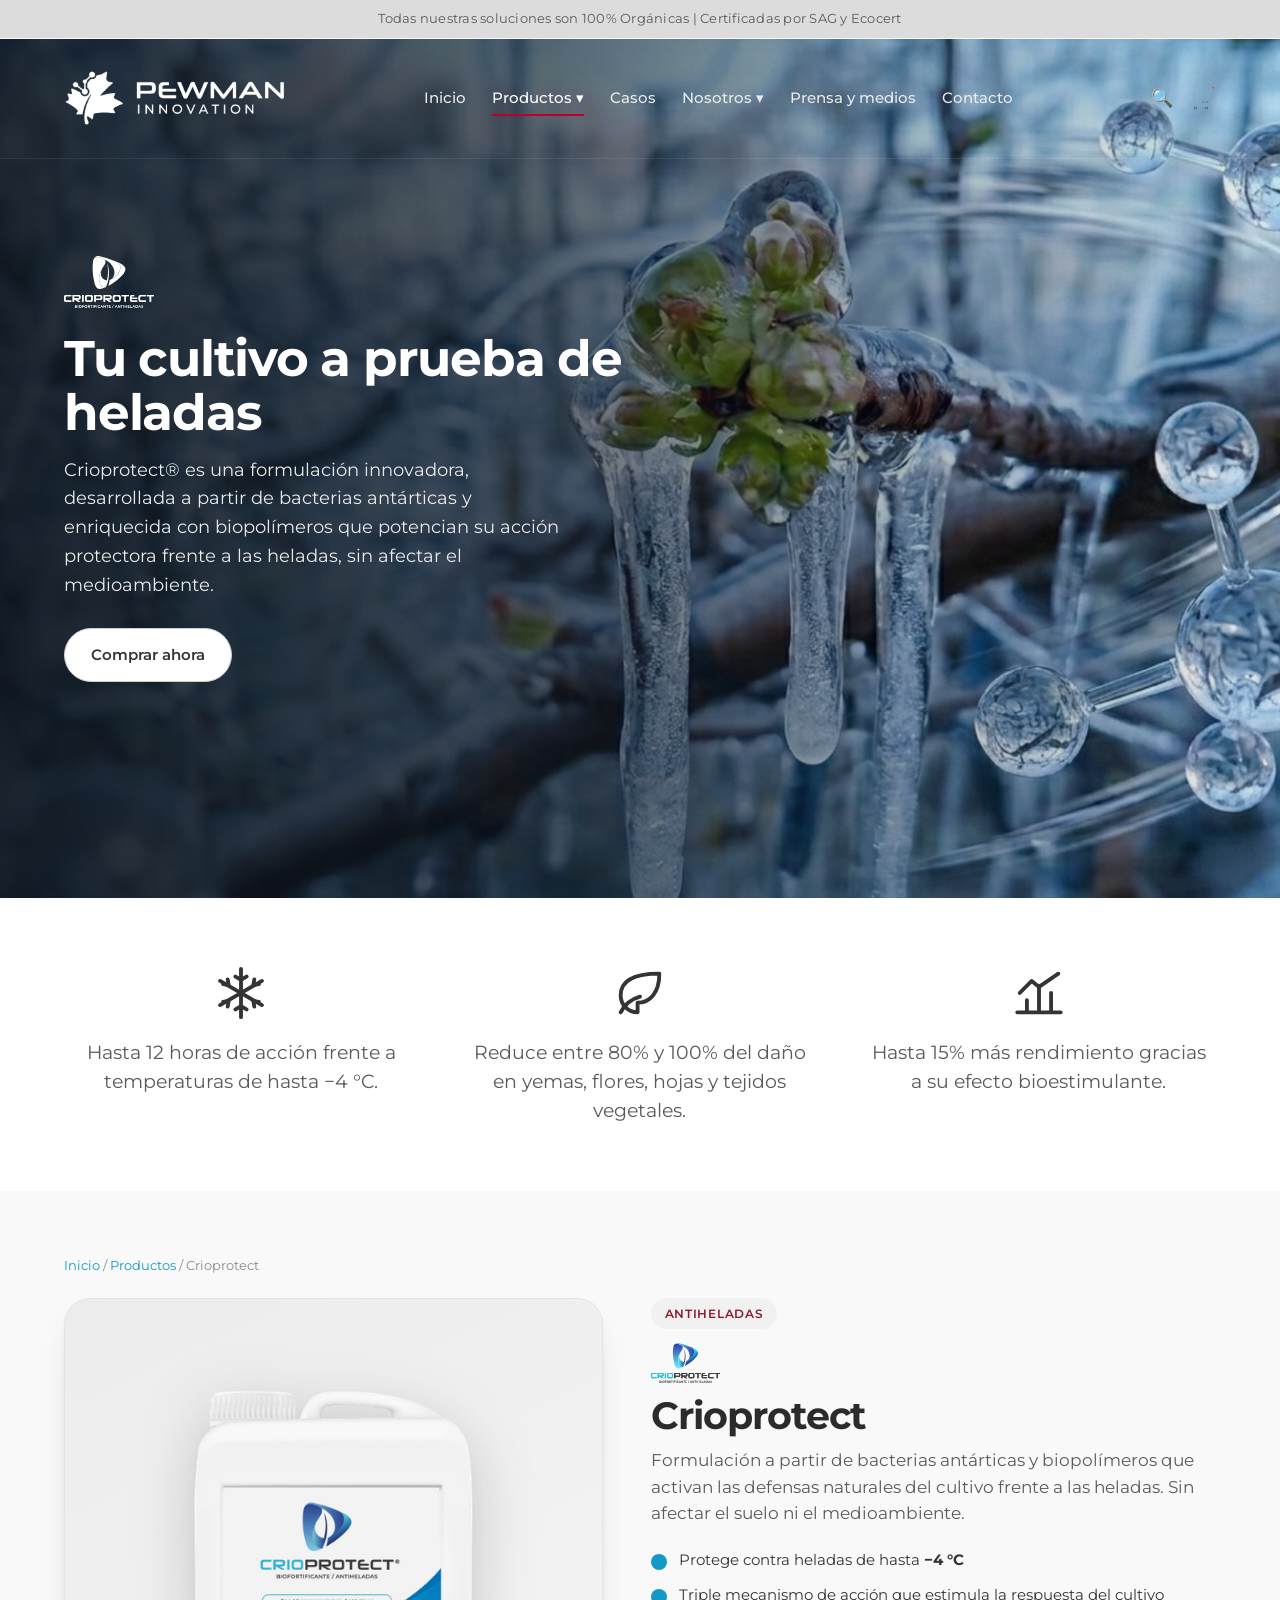
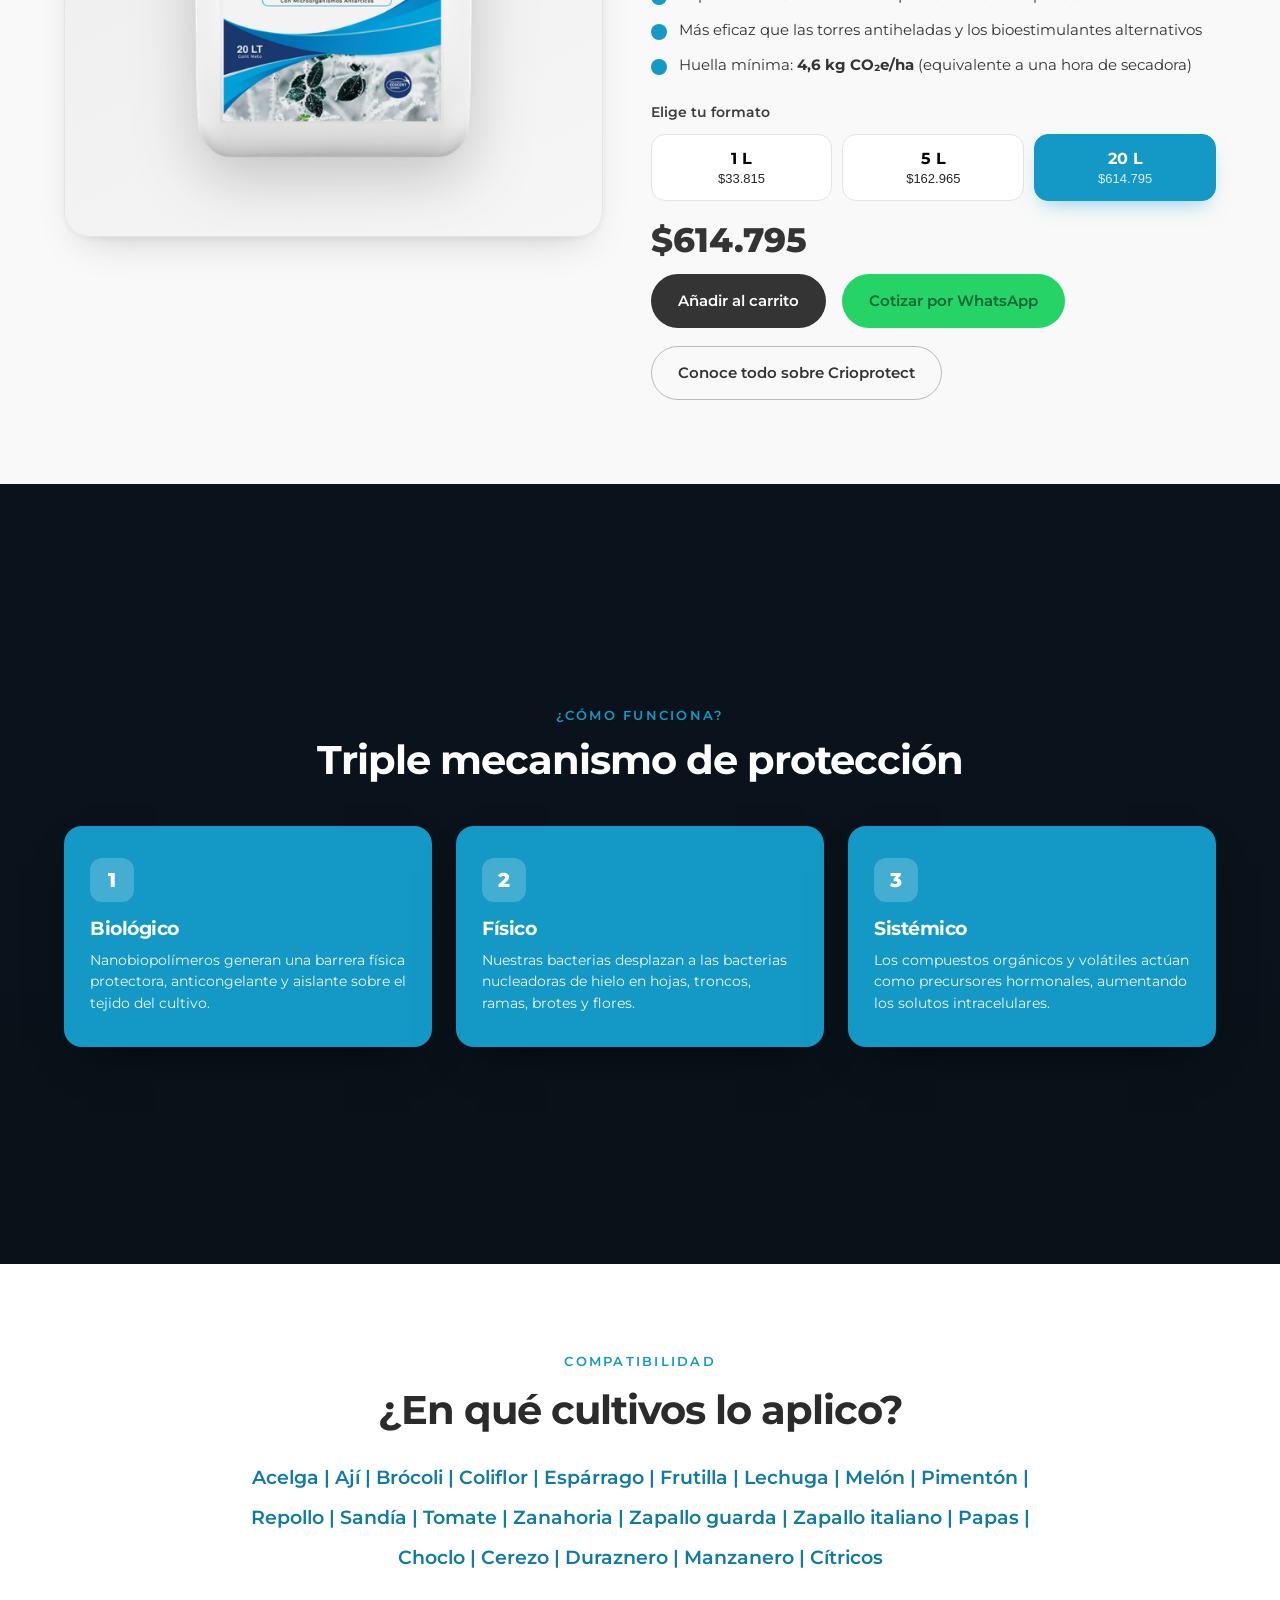
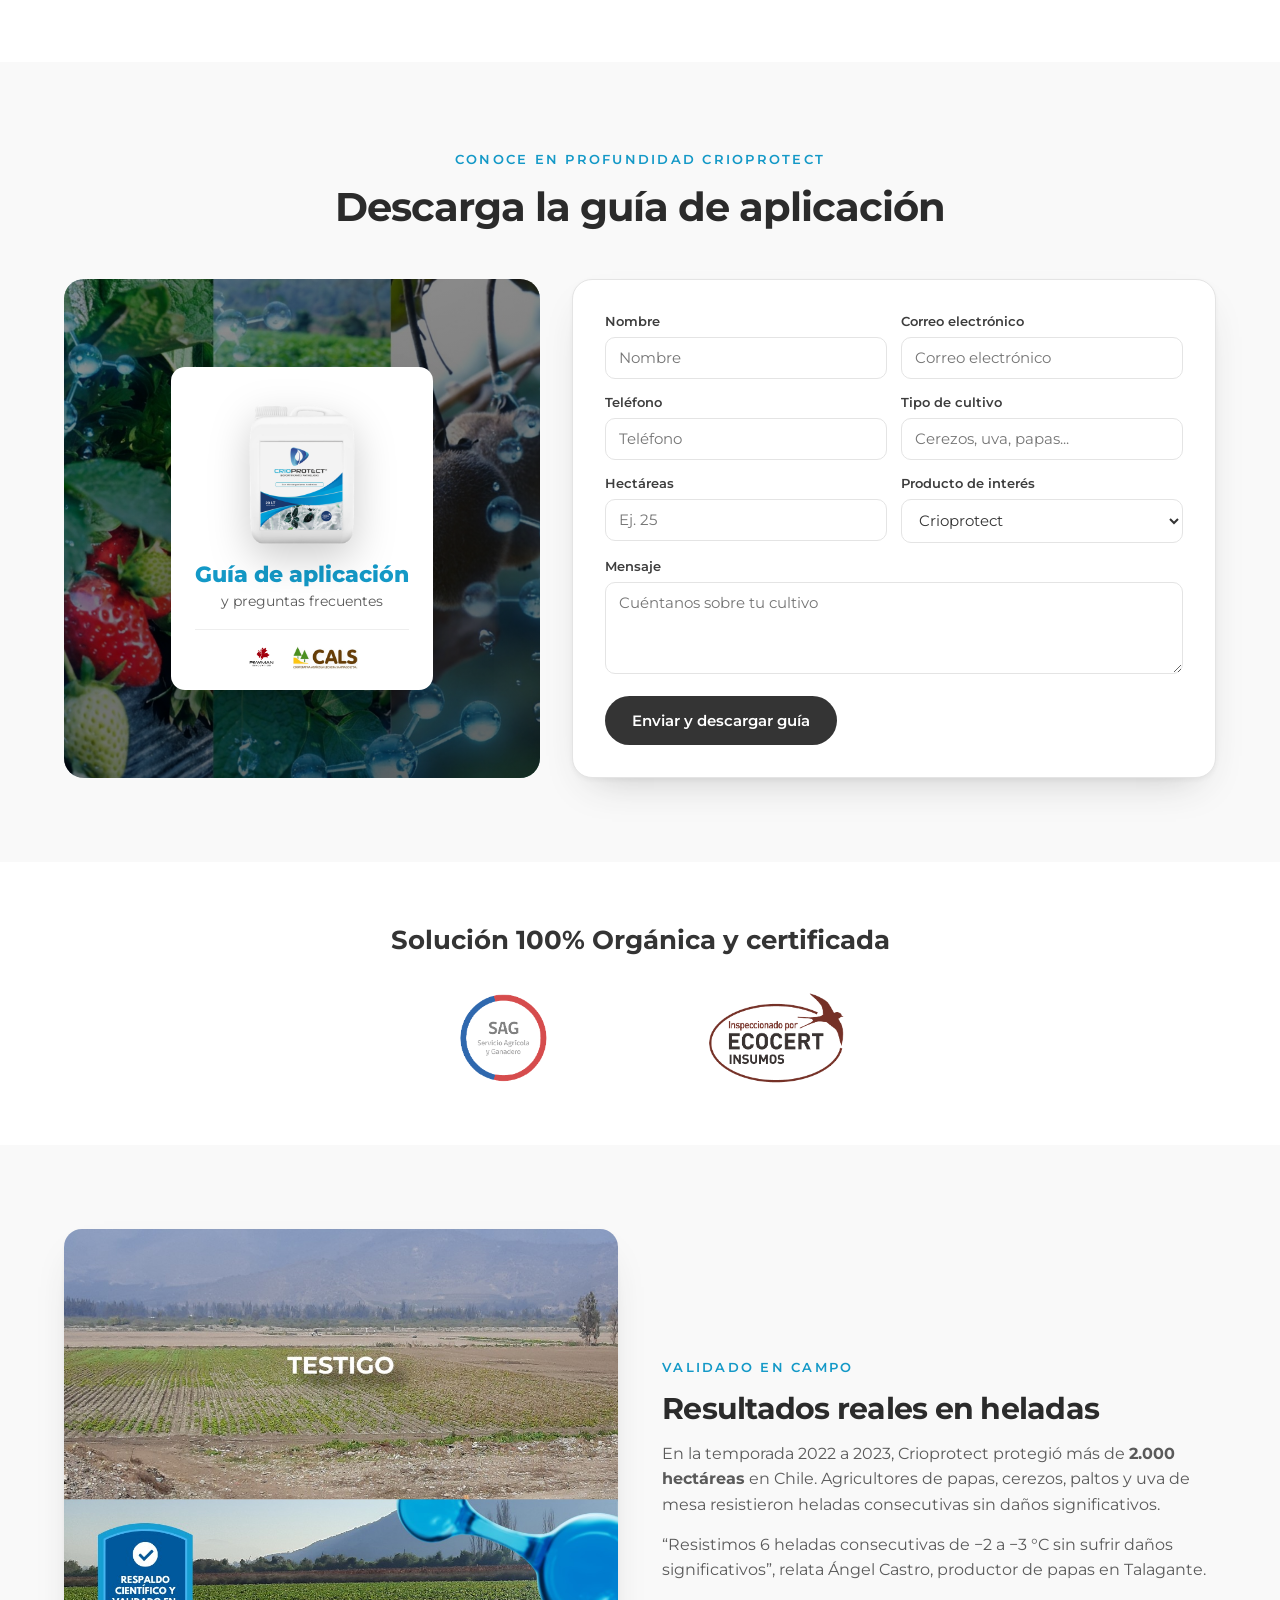
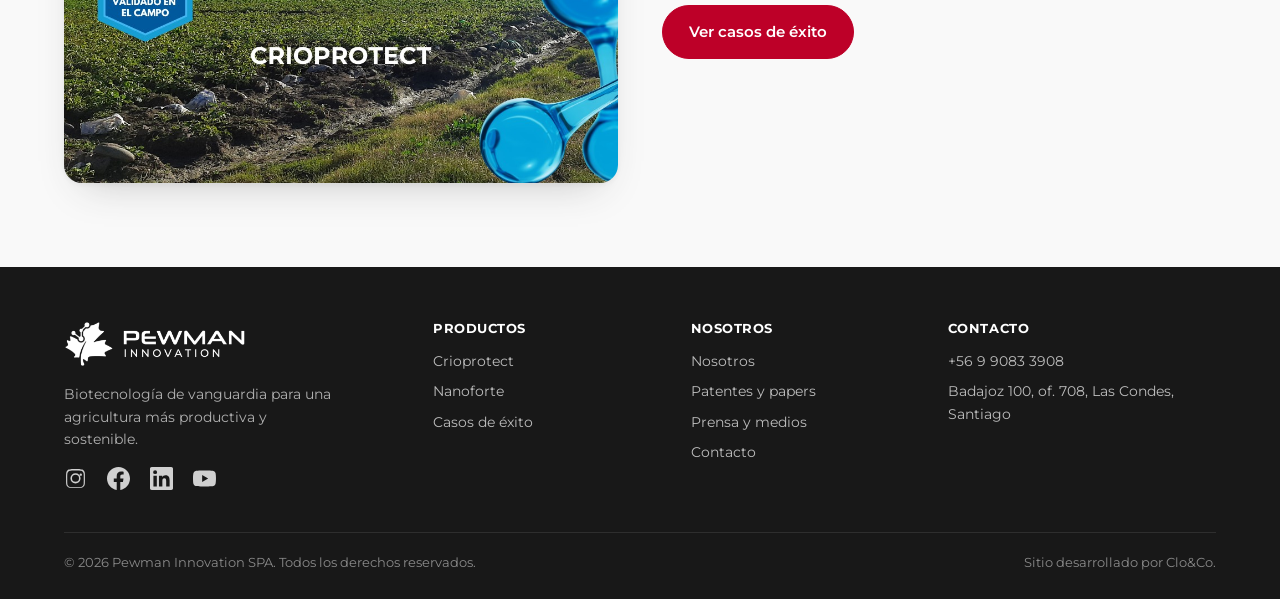
<file: crioprotect.html>
<!DOCTYPE html>
<html lang="es">
<head>
<meta charset="UTF-8">
<meta name="viewport" content="width=device-width, initial-scale=1.0">
<title>Crioprotect | Pewman Innovation</title>
<meta name="robots" content="noindex">
<link rel="canonical" href="crioprotect-general.html">
<meta http-equiv="refresh" content="0; url=crioprotect-general.html">
<script>window.location.replace('crioprotect-general.html'+window.location.hash);</script>
</head>
<body>
<p>Redirigiendo a <a href="crioprotect-general.html">la página de Crioprotect</a>&hellip;</p>
</body>
</html>
</file>
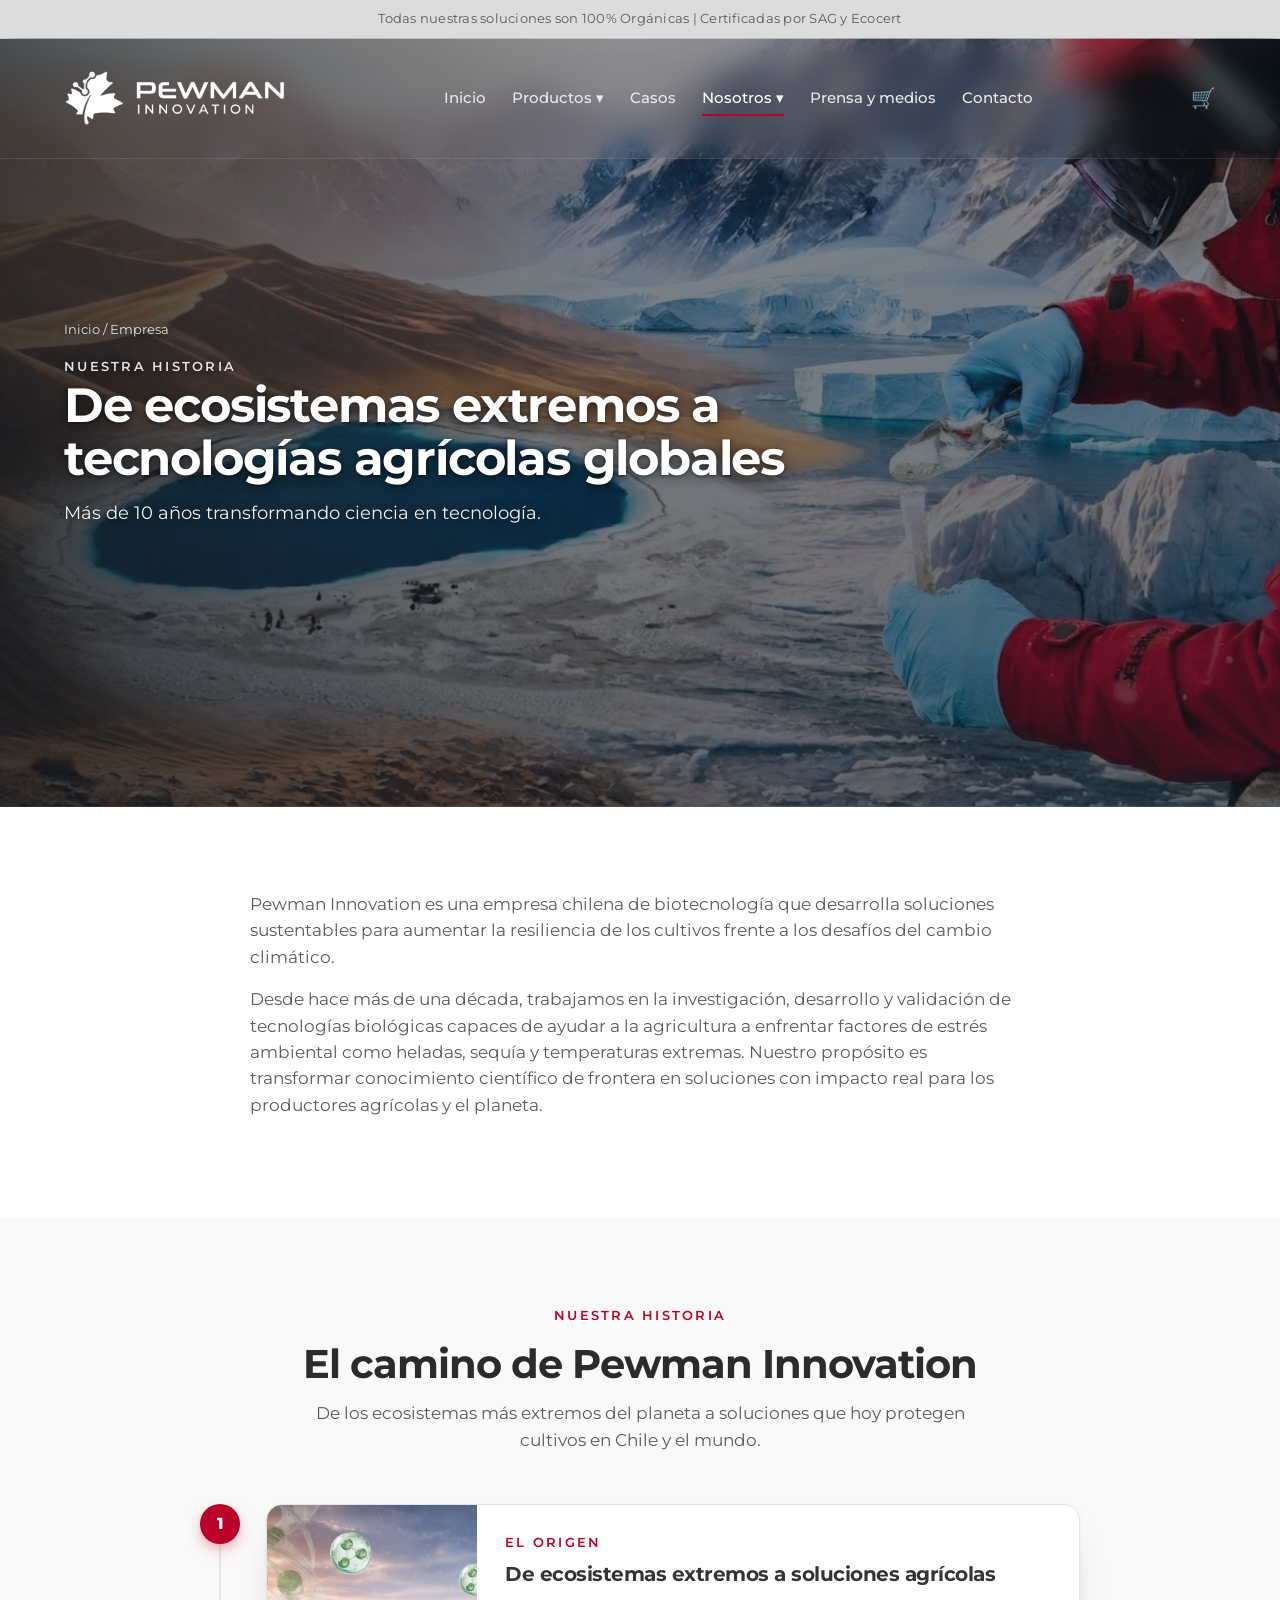
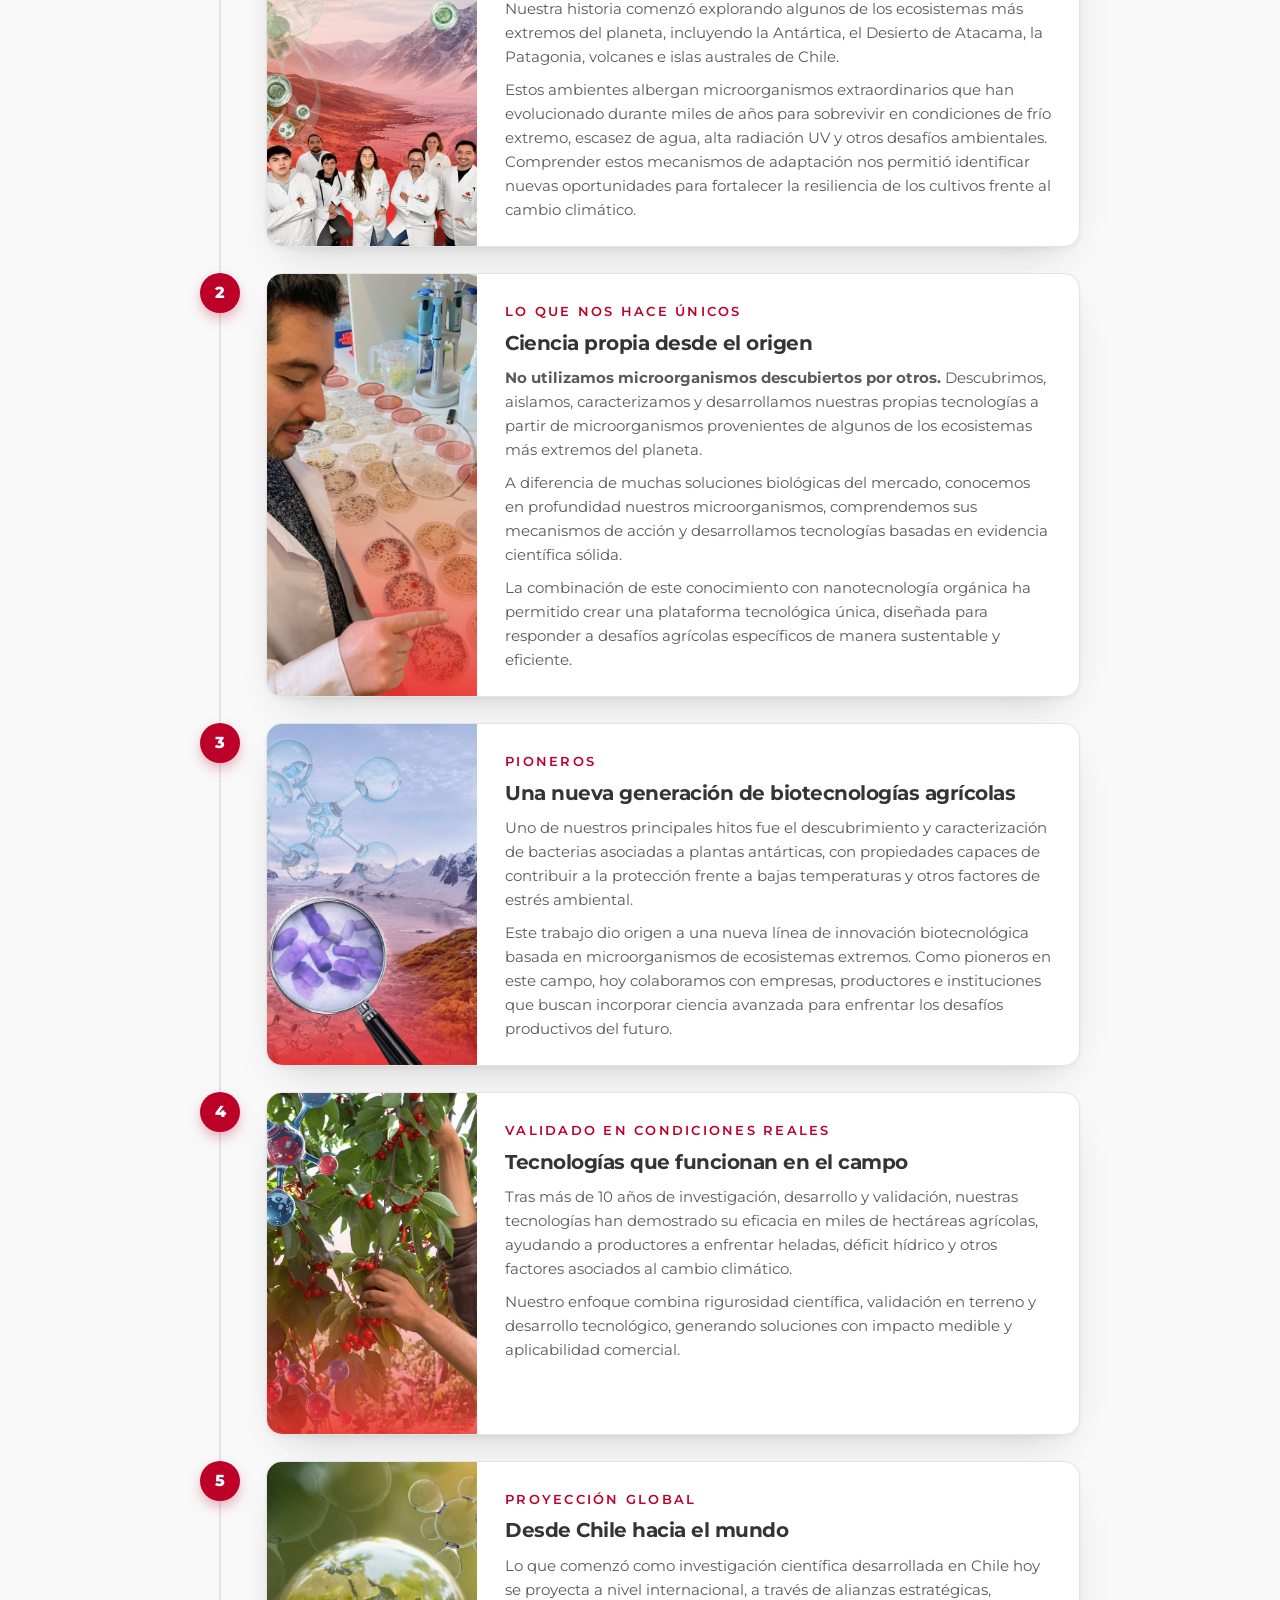
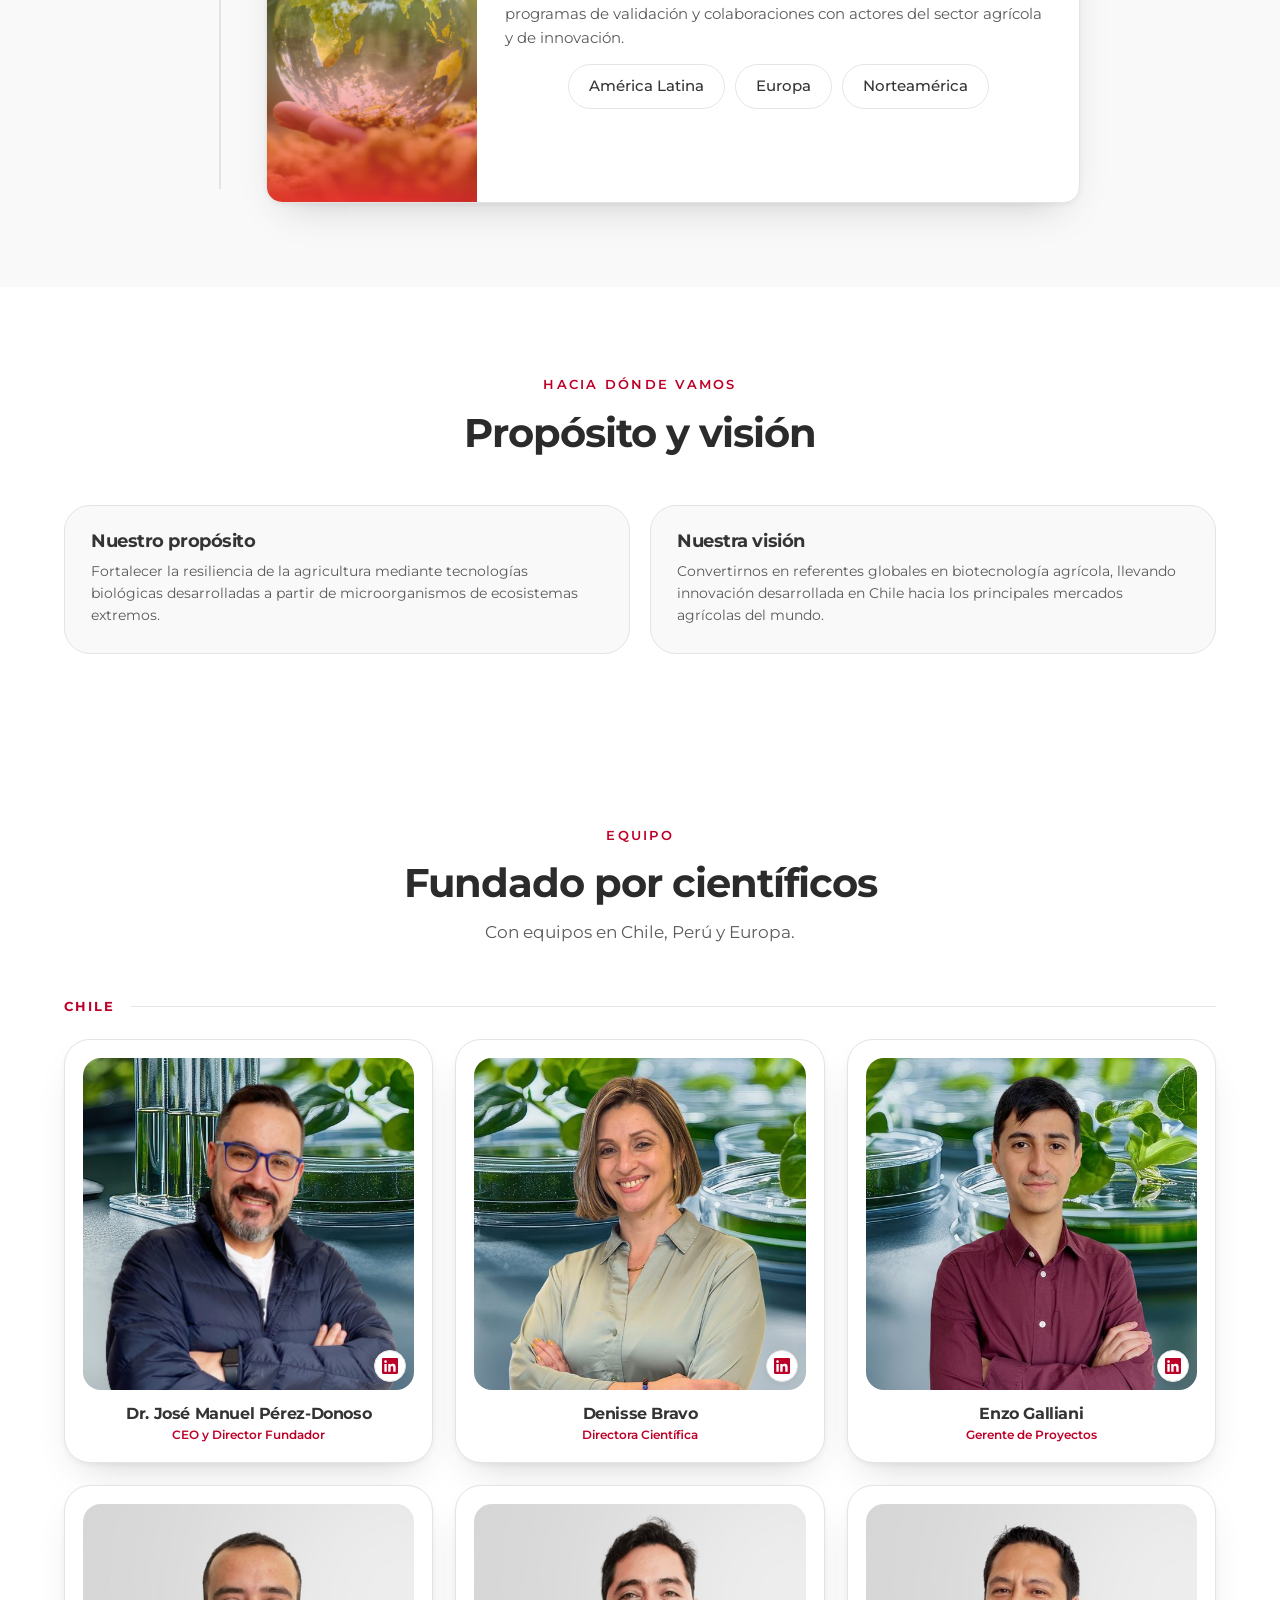
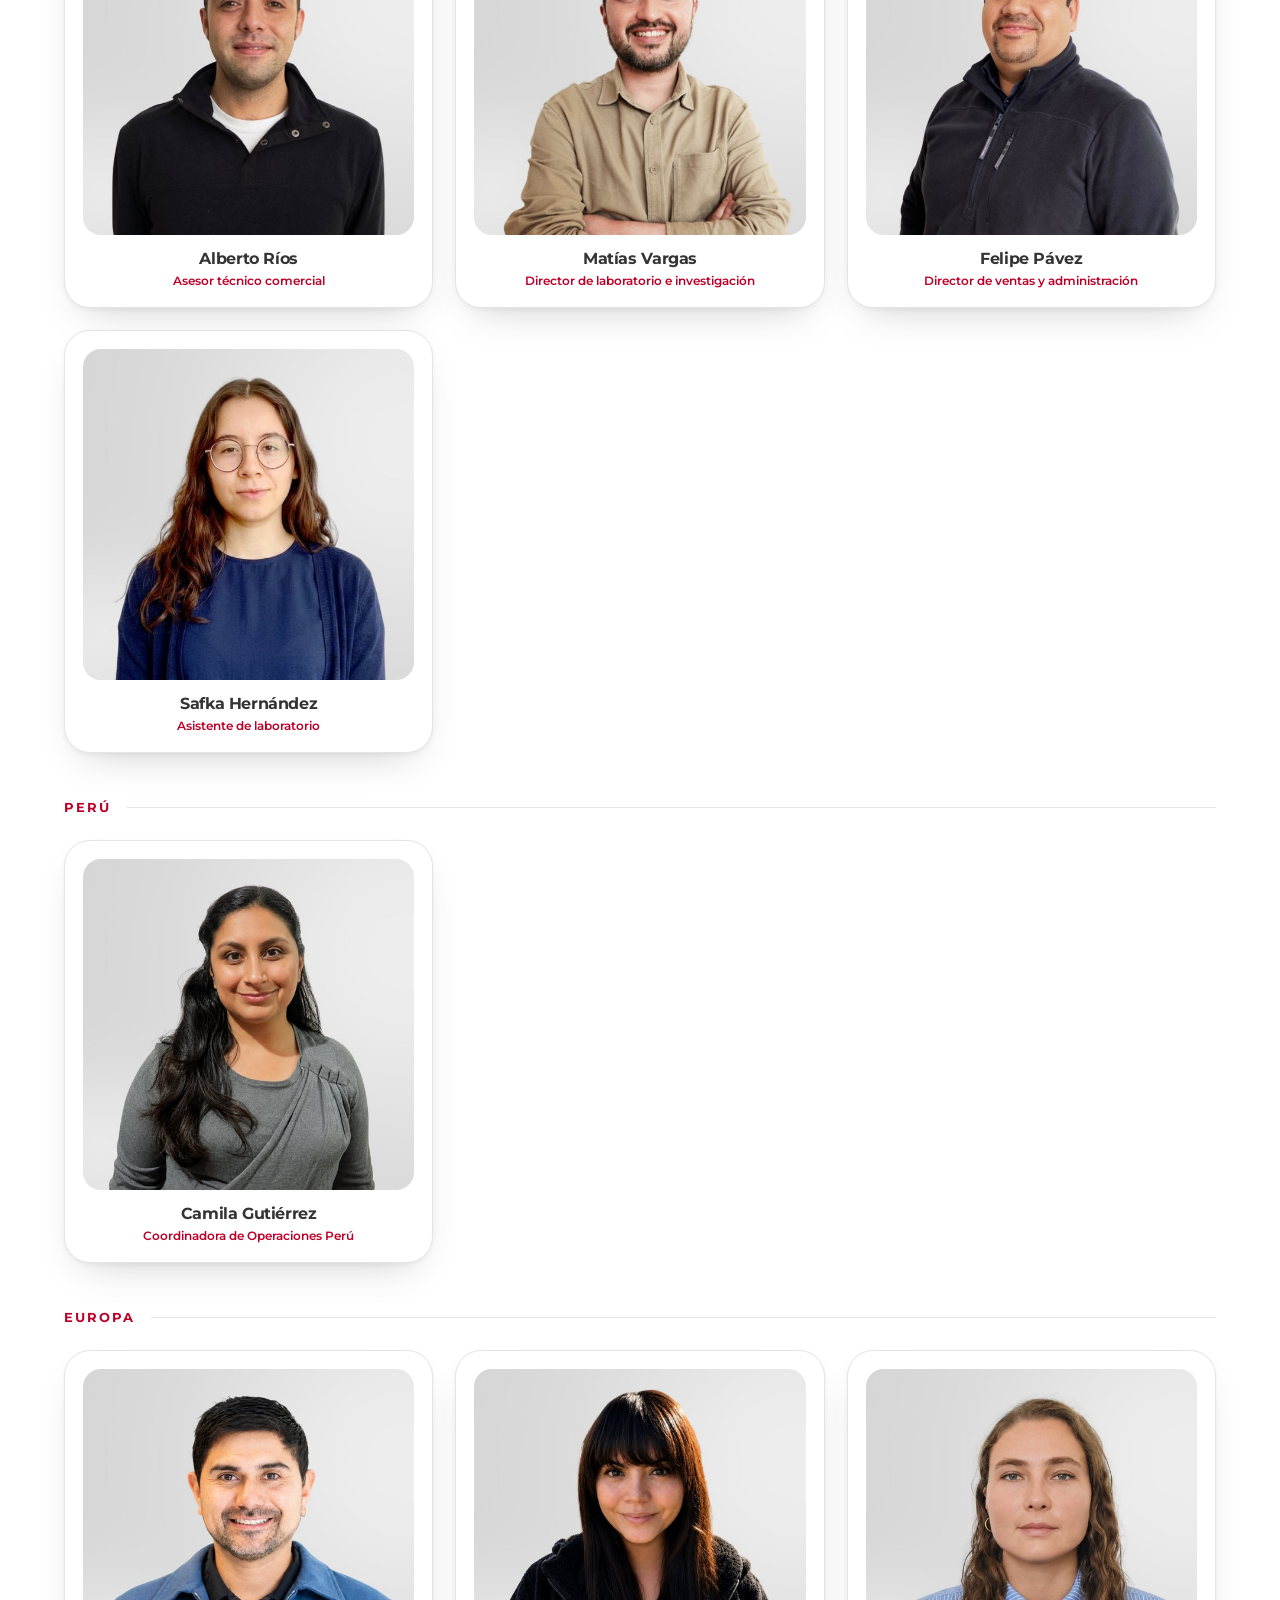
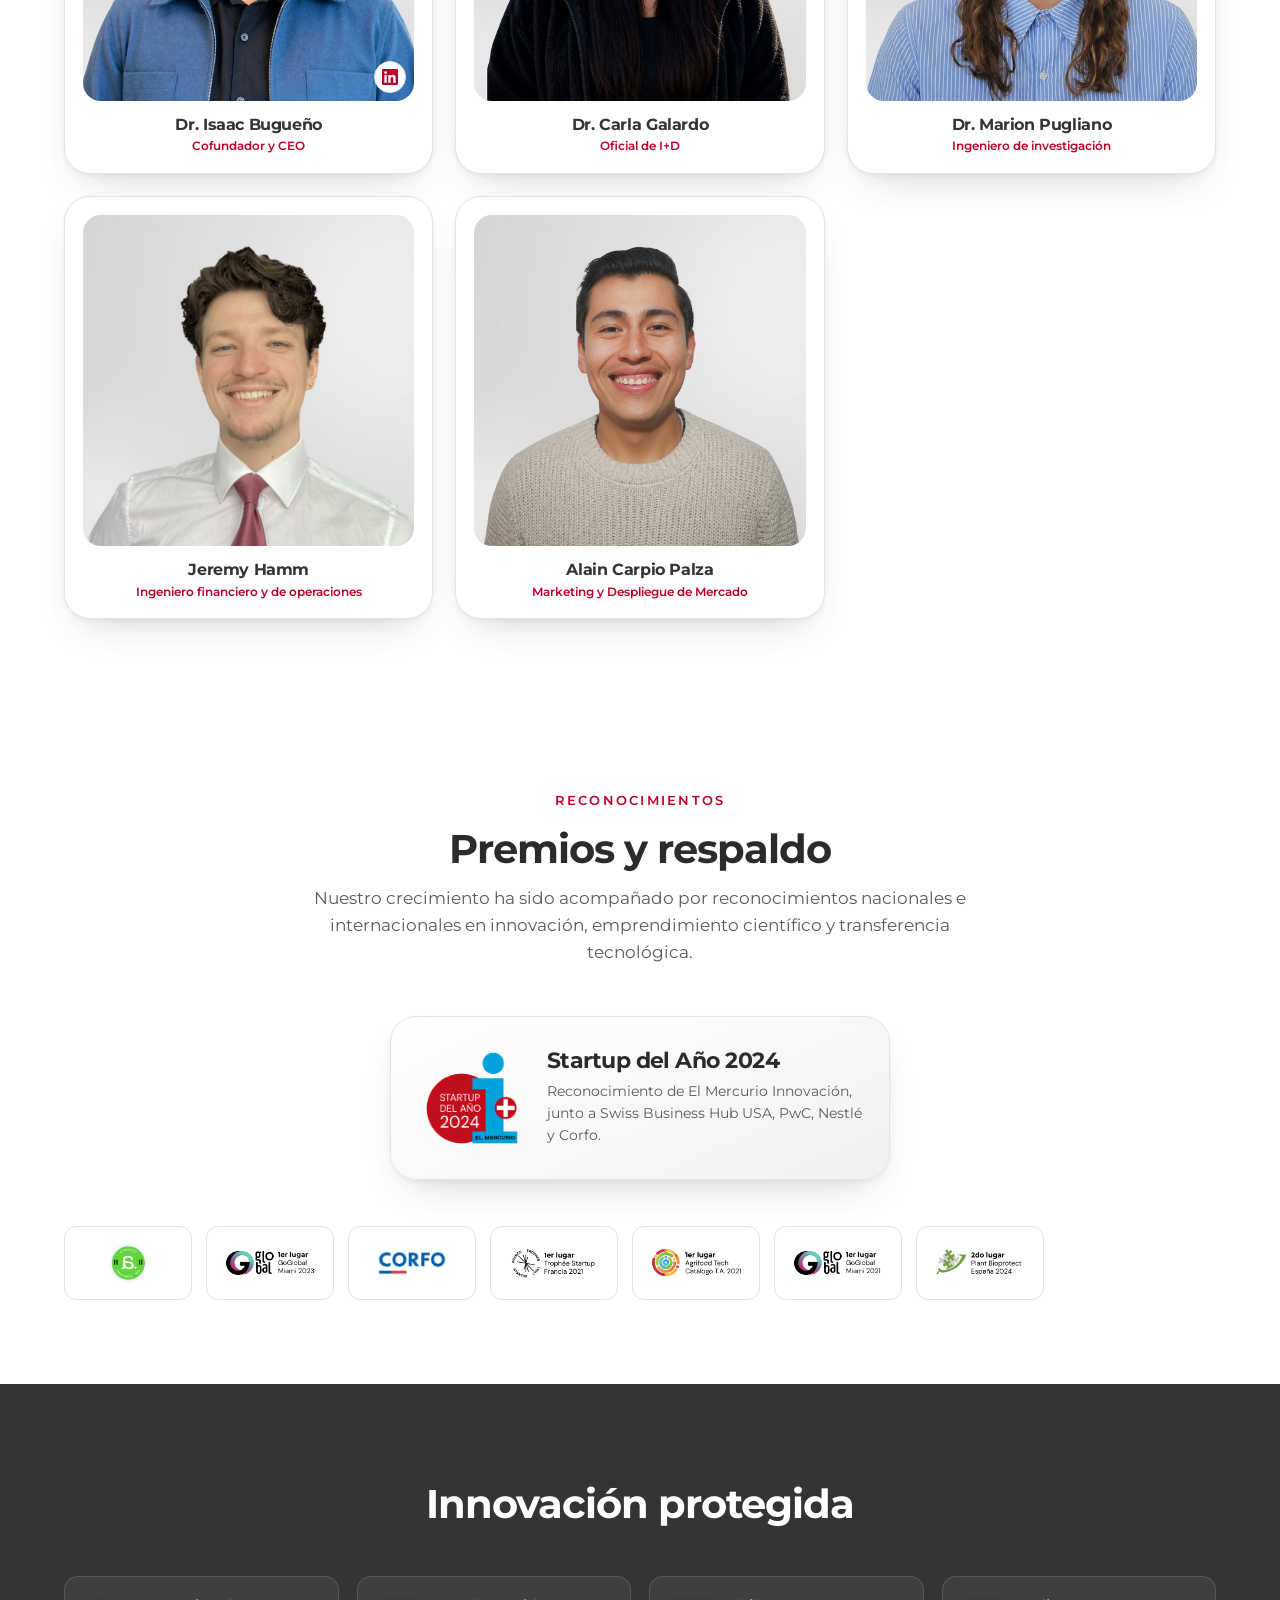
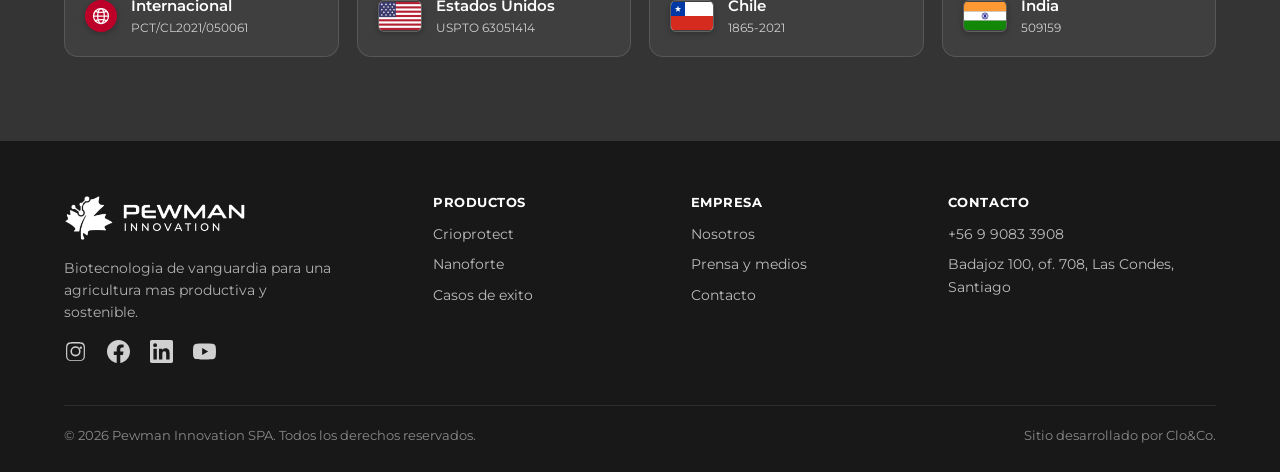
<file: empresa.html>
<!DOCTYPE html>
<html lang="es">
<head>
<meta charset="UTF-8">
<meta name="viewport" content="width=device-width, initial-scale=1.0">
<title>Empresa · Nuestra Historia | Pewman Innovation</title>
<meta name="description" content="Más de 10 años transformando ciencia en tecnología. Biotecnología chilena con ciencia propia: microorganismos aislados y caracterizados por nuestro equipo, validados en miles de hectáreas y con proyección global.">
<link rel="icon" href="img/iso-pewman.png">
<link rel="preconnect" href="https://fonts.googleapis.com">
<link rel="preconnect" href="https://fonts.gstatic.com" crossorigin>
<link href="https://fonts.googleapis.com/css2?family=Montserrat:wght@400;500;600;700;800&display=swap" rel="stylesheet">
<link rel="stylesheet" href="styles.css">
<style>
  /* Header transparente sobre el hero, sólido al hacer scroll (igual que el home) */
  header{background:transparent;border-bottom:1px solid rgba(255,255,255,.10);transition:background .3s ease,border-color .3s ease}
  header.scrolled{background:rgba(24,24,24,.96);backdrop-filter:blur(12px)}
  /* Hero de Empresa: imagen full-bleed con zoom lento, bajo el menu transparente */
  .page-hero{position:relative;overflow:hidden;min-height:clamp(560px,60vw,860px);display:flex;align-items:center;padding:0;margin-top:-120px;background:#101820}
  .page-hero__bg{position:absolute;inset:0;width:100%;height:100%;object-fit:cover;z-index:0;animation:heroZoom 20s ease-out infinite alternate}
  .page-hero::after{content:"";position:absolute;inset:0;z-index:1;background:linear-gradient(180deg,rgba(16,24,32,.48),rgba(16,24,32,.64))}
  .page-hero .wrap{position:relative;z-index:2;width:100%}
  .page-hero h1{color:#fff;text-shadow:0 2px 14px rgba(0,0,0,.55),0 1px 3px rgba(0,0,0,.45)}
  .page-hero p{color:#eef3f5;text-shadow:0 1px 8px rgba(0,0,0,.55)}
  .page-hero .eyebrow{text-shadow:0 1px 6px rgba(0,0,0,.5)}
  .page-hero .breadcrumb,.page-hero .breadcrumb a{color:#e2e2e2;text-shadow:0 1px 6px rgba(0,0,0,.5)}
  @keyframes heroZoom{from{transform:scale(1)}to{transform:scale(1.09)}}
  @media(max-width:820px){.page-hero{min-height:clamp(460px,86vw,600px)}}
  /* Timeline "Nuestra Historia" (estilo del sitio) */
  .tl{position:relative;max-width:880px;margin:0 auto}
  .tl::before{content:"";position:absolute;left:19px;top:14px;bottom:14px;width:2px;background:var(--linea)}
  .tl-item{position:relative;padding:0 0 26px 66px}
  .tl-item:last-child{padding-bottom:0}
  .tl-num{position:absolute;left:0;top:0;width:40px;height:40px;border-radius:50%;background:var(--v500);color:#fff;font-family:var(--display);font-weight:800;font-size:16px;display:flex;align-items:center;justify-content:center;z-index:1;box-shadow:0 6px 16px -4px rgba(189,0,40,.5)}
  .tl-card{background:#fff;border:1px solid var(--linea);border-radius:16px;box-shadow:var(--sh);overflow:hidden;display:grid;grid-template-columns:210px 1fr;transition:.2s}
  .tl-card:hover{box-shadow:var(--sh2);transform:translateY(-2px)}
  .tl-card.no-img{grid-template-columns:1fr}
  .tl-card>img{width:100%;height:100%;object-fit:cover;min-height:190px}
  .tl-card .tx{padding:24px 28px}
  .tl-card h3{font-size:20px;color:var(--tinta);margin:7px 0 11px;line-height:1.22}
  .tl-card p{color:var(--tinta2);font-size:15px;margin-bottom:9px}
  .tl-card p:last-child{margin-bottom:0}
  .tl-card .chips{margin-top:14px}
  @media(max-width:680px){
    .tl-item{padding-left:50px}
    .tl::before{left:16px}
    .tl-num{width:34px;height:34px;font-size:14px}
    .tl-card{grid-template-columns:1fr}
    .tl-card>img{min-height:150px;max-height:200px}
    .tl-card .tx{padding:20px 22px}
  }

  /* Equipo: regiones + tarjetas */
  .team-region{margin-top:44px}
  .team-region:first-child{margin-top:0}
  .team-region-label{display:flex;align-items:center;gap:16px;margin-bottom:22px}
  .team-region-label span{font-family:var(--display);font-weight:700;font-size:13px;letter-spacing:.16em;text-transform:uppercase;color:var(--v500);white-space:nowrap}
  .team-region-label::after{content:"";flex:1;height:1px;background:var(--linea)}
  .team-grid{display:grid;grid-template-columns:repeat(3,1fr);gap:22px}
  .team-card{background:var(--blanco);border:1px solid var(--linea);border-radius:var(--rl);padding:18px;text-align:center;box-shadow:var(--sh);transition:.2s}
  .team-card:hover{box-shadow:var(--sh2);transform:translateY(-3px)}
  .team-card .ph-wrap{position:relative;margin-bottom:14px}
  .team-card .ph{width:100%;aspect-ratio:1/1;border-radius:18px;overflow:hidden;background:var(--crema2)}
  .team-card .ph img{width:100%;height:100%;object-fit:cover;display:block}
  .team-card .li{position:absolute;right:8px;bottom:8px;width:32px;height:32px;border-radius:50%;background:#fff;border:1px solid var(--linea);box-shadow:var(--sh);display:flex;align-items:center;justify-content:center;transition:.2s}
  .team-card .li svg{width:16px;height:16px;fill:var(--v600);display:block}
  .team-card .li:hover{background:var(--v600)}
  .team-card .li:hover svg{fill:#fff}
  .team-card h3{font-size:15.5px;color:var(--v800);margin:0 0 4px;line-height:1.28}
  .team-card .role{font-family:var(--display);font-weight:600;font-size:12px;color:var(--v500);line-height:1.35}
  @media(max-width:680px){.team-grid{grid-template-columns:repeat(2,1fr)}}
  @media(max-width:400px){.team-grid{grid-template-columns:1fr}}
  /* Innovacion protegida: 4 patentes en una sola fila pareja en desktop (ya no son links, solo info) */
  @media(min-width:921px){.docs .doc-grid{grid-template-columns:repeat(4,1fr)}}
  .doc{cursor:default}
  .doc .ic{width:44px;height:32px;border-radius:6px;overflow:hidden;flex:none;background:none;border:1px solid rgba(255,255,255,.18);box-shadow:0 2px 6px rgba(0,0,0,.25);font-size:0}
  .doc .ic svg{width:100%;height:100%;display:block}
  .doc .ic.intl{width:32px;height:32px;border-radius:50%;background:var(--v500);border:none;display:flex;align-items:center;justify-content:center}
  .doc .ic.intl svg{width:20px;height:20px}
</style>
</head>
<body>

<div class="topbar"><div class="wrap">
  <span class="l">Todas nuestras soluciones son 100% Orgánicas | Certificadas por SAG y Ecocert</span>
</div></div>

<header><div class="wrap">
  <a class="logo" href="home.html"><img src="img/logo-pewman-hz.png" alt="Pewman Innovation"></a>
  <nav class="main">
    <a href="home.html">Inicio</a>
    <div class="dd"><a role="button" tabindex="0" style="cursor:pointer" aria-haspopup="true">Productos &#9662;</a>
      <div class="dd-menu"><a href="crioprotect-general.html">Crioprotect</a><a href="nanoforte-general.html">Nanoforte</a></div>
    </div>
    <a href="casos.html">Casos</a>
    <div class="dd"><a href="empresa.html" class="active">Nosotros &#9662;</a>
      <div class="dd-menu"><a href="empresa.html">Nosotros</a><a href="patentes-papers.html">Patentes y papers</a><a href="terminos.html">Términos y condiciones</a></div>
    </div>
    <a href="prensa.html">Prensa y medios</a>
    <a href="contacto.html">Contacto</a>
  </nav>
  <div class="header-cta"><button class="hamb" aria-label="Abrir menu" aria-expanded="false" onclick="var h=this.closest('header');this.setAttribute('aria-expanded',h.classList.toggle('mnav-open'))"><span></span><span></span><span></span></button>
    <a class="cart" href="#" title="Carrito" aria-label="Carro de compras">&#128722;</a>
  </div>
</div></header>

<!-- PAGE HERO -->
<section class="page-hero">
  <img class="page-hero__bg" src="img/empresa-hero-ecosistemas.jpg" alt="Ecosistemas extremos: laguna del desierto de Atacama y glaciares de la Antártica, con un científico de Pewman tomando una muestra">
  <div class="wrap">
    <div class="breadcrumb"><a href="home.html">Inicio</a> / Empresa</div>
    <span class="eyebrow" style="color:#e2e2e2">Nuestra Historia</span>
    <h1>De ecosistemas extremos a tecnologías agrícolas globales</h1>
    <p>Más de 10 años transformando ciencia en tecnología.</p>
  </div>
</section>

<!-- INTRO -->
<section class="section-light">
  <div class="wrap">
    <div class="prose">
      <p>Pewman Innovation es una empresa chilena de biotecnología que desarrolla soluciones sustentables para aumentar la resiliencia de los cultivos frente a los desafíos del cambio climático.</p>
      <p>Desde hace más de una década, trabajamos en la investigación, desarrollo y validación de tecnologías biológicas capaces de ayudar a la agricultura a enfrentar factores de estrés ambiental como heladas, sequía y temperaturas extremas. Nuestro propósito es transformar conocimiento científico de frontera en soluciones con impacto real para los productores agrícolas y el planeta.</p>
    </div>
  </div>
</section>

<!-- NUESTRA HISTORIA (timeline) -->
<section class="section-cream">
  <div class="wrap">
    <div class="sec-head"><span class="eyebrow">Nuestra historia</span>
      <h2>El camino de Pewman Innovation</h2>
      <p>De los ecosistemas más extremos del planeta a soluciones que hoy protegen cultivos en Chile y el mundo.</p></div>
    <div class="tl">
      <div class="tl-item"><div class="tl-num">1</div>
        <div class="tl-card"><img src="img/historia-origen-equipo-atacama.jpg" alt="Equipo Pewman Innovation en el Desierto de Atacama, origen de la investigación" loading="lazy" style="object-position:center 88%">
          <div class="tx"><span class="eyebrow">El origen</span><h3>De ecosistemas extremos a soluciones agrícolas</h3>
            <p>Nuestra historia comenzó explorando algunos de los ecosistemas más extremos del planeta, incluyendo la Antártica, el Desierto de Atacama, la Patagonia, volcanes e islas australes de Chile.</p>
            <p>Estos ambientes albergan microorganismos extraordinarios que han evolucionado durante miles de años para sobrevivir en condiciones de frío extremo, escasez de agua, alta radiación UV y otros desafíos ambientales. Comprender estos mecanismos de adaptación nos permitió identificar nuevas oportunidades para fortalecer la resiliencia de los cultivos frente al cambio climático.</p></div></div></div>
      <div class="tl-item"><div class="tl-num">2</div>
        <div class="tl-card"><img src="img/historia-unicos-laboratorio-placas.jpg" alt="Científico de Pewman Innovation analizando placas de cultivo en laboratorio" loading="lazy" style="object-position:center 30%">
          <div class="tx"><span class="eyebrow">Lo que nos hace únicos</span><h3>Ciencia propia desde el origen</h3>
            <p><b>No utilizamos microorganismos descubiertos por otros.</b> Descubrimos, aislamos, caracterizamos y desarrollamos nuestras propias tecnologías a partir de microorganismos provenientes de algunos de los ecosistemas más extremos del planeta.</p>
            <p>A diferencia de muchas soluciones biológicas del mercado, conocemos en profundidad nuestros microorganismos, comprendemos sus mecanismos de acción y desarrollamos tecnologías basadas en evidencia científica sólida.</p>
            <p>La combinación de este conocimiento con nanotecnología orgánica ha permitido crear una plataforma tecnológica única, diseñada para responder a desafíos agrícolas específicos de manera sustentable y eficiente.</p></div></div></div>
      <div class="tl-item"><div class="tl-num">3</div>
        <div class="tl-card"><img src="img/historia-pioneros-bacterias-lupa.jpg" alt="Lupa revelando bacterias extremófilas descubiertas por Pewman Innovation" loading="lazy" style="object-position:center 55%">
          <div class="tx"><span class="eyebrow">Pioneros</span><h3>Una nueva generación de biotecnologías agrícolas</h3>
            <p>Uno de nuestros principales hitos fue el descubrimiento y caracterización de bacterias asociadas a plantas antárticas, con propiedades capaces de contribuir a la protección frente a bajas temperaturas y otros factores de estrés ambiental.</p>
            <p>Este trabajo dio origen a una nueva línea de innovación biotecnológica basada en microorganismos de ecosistemas extremos. Como pioneros en este campo, hoy colaboramos con empresas, productores e instituciones que buscan incorporar ciencia avanzada para enfrentar los desafíos productivos del futuro.</p></div></div></div>
      <div class="tl-item"><div class="tl-num">4</div>
        <div class="tl-card"><img src="img/historia-validado-cerezos-cosecha.jpg" alt="Cosecha de cerezos en campo validando la tecnología Pewman Innovation" loading="lazy" style="object-position:center 45%">
          <div class="tx"><span class="eyebrow">Validado en condiciones reales</span><h3>Tecnologías que funcionan en el campo</h3>
            <p>Tras más de 10 años de investigación, desarrollo y validación, nuestras tecnologías han demostrado su eficacia en miles de hectáreas agrícolas, ayudando a productores a enfrentar heladas, déficit hídrico y otros factores asociados al cambio climático.</p>
            <p>Nuestro enfoque combina rigurosidad científica, validación en terreno y desarrollo tecnológico, generando soluciones con impacto medible y aplicabilidad comercial.</p></div></div></div>
      <div class="tl-item"><div class="tl-num">5</div>
        <div class="tl-card"><img src="img/historia-global-mundo-cristal.jpg" alt="El mundo sostenido en una esfera de cristal, representando la proyección global de Pewman Innovation" loading="lazy" style="object-position:center 40%">
          <div class="tx"><span class="eyebrow">Proyección global</span><h3>Desde Chile hacia el mundo</h3>
            <p>Lo que comenzó como investigación científica desarrollada en Chile hoy se proyecta a nivel internacional, a través de alianzas estratégicas, programas de validación y colaboraciones con actores del sector agrícola y de innovación.</p>
            <div class="chips"><span class="chip">América Latina</span><span class="chip">Europa</span><span class="chip">Norteamérica</span></div></div></div></div>
    </div>
  </div>
</section>

<!-- PROPOSITO Y VISION -->
<section class="section-light">
  <div class="wrap">
    <div class="sec-head"><span class="eyebrow">Hacia dónde vamos</span>
      <h2>Propósito y visión</h2></div>
    <div class="feat-grid" style="grid-template-columns:repeat(2,1fr)">
      <div class="feat"><h3>Nuestro propósito</h3><p>Fortalecer la resiliencia de la agricultura mediante tecnologías biológicas desarrolladas a partir de microorganismos de ecosistemas extremos.</p></div>
      <div class="feat"><h3>Nuestra visión</h3><p>Convertirnos en referentes globales en biotecnología agrícola, llevando innovación desarrollada en Chile hacia los principales mercados agrícolas del mundo.</p></div>
    </div>
  </div>
</section>

<!-- EQUIPO -->
<section class="section-light">
  <div class="wrap">
    <div class="sec-head"><span class="eyebrow">Equipo</span>
      <h2>Fundado por científicos</h2>
      <p>Con equipos en Chile, Perú y Europa.</p></div>

    <div class="team-region">
      <div class="team-region-label"><span>Chile</span></div>
      <div class="team-grid">
        <div class="team-card">
          <div class="ph-wrap">
            <div class="ph"><img src="img/jose-perez-donoso.jpg" alt="Dr. José Manuel Pérez-Donoso" loading="lazy"></div>
            <a class="li" href="https://www.linkedin.com/in/jose-perez-donoso/" target="_blank" rel="noopener" aria-label="LinkedIn de José Manuel Pérez-Donoso"><svg viewBox="0 0 24 24" aria-hidden="true"><path d="M20.45 20.45h-3.56v-5.57c0-1.33-.03-3.04-1.85-3.04-1.85 0-2.14 1.45-2.14 2.94v5.67H9.35V9h3.42v1.56h.05c.48-.9 1.64-1.85 3.37-1.85 3.6 0 4.27 2.37 4.27 5.46v6.28zM5.34 7.43a2.07 2.07 0 110-4.14 2.07 2.07 0 010 4.14zM7.12 20.45H3.56V9h3.56v11.45zM22.22 0H1.77C.79 0 0 .77 0 1.73v20.54C0 23.23.79 24 1.77 24h20.45c.98 0 1.78-.77 1.78-1.73V1.73C24 .77 23.2 0 22.22 0z"/></svg></a>
          </div>
          <h3>Dr. José Manuel Pérez-Donoso</h3>
          <div class="role">CEO y Director Fundador</div>
        </div>
        <div class="team-card">
          <div class="ph-wrap">
            <div class="ph"><img src="img/denisse-bravo.jpg" alt="Denisse Bravo" loading="lazy"></div>
            <a class="li" href="https://www.linkedin.com/in/denisse-bravo-069a4583/" target="_blank" rel="noopener" aria-label="LinkedIn de Denisse Bravo"><svg viewBox="0 0 24 24" aria-hidden="true"><path d="M20.45 20.45h-3.56v-5.57c0-1.33-.03-3.04-1.85-3.04-1.85 0-2.14 1.45-2.14 2.94v5.67H9.35V9h3.42v1.56h.05c.48-.9 1.64-1.85 3.37-1.85 3.6 0 4.27 2.37 4.27 5.46v6.28zM5.34 7.43a2.07 2.07 0 110-4.14 2.07 2.07 0 010 4.14zM7.12 20.45H3.56V9h3.56v11.45zM22.22 0H1.77C.79 0 0 .77 0 1.73v20.54C0 23.23.79 24 1.77 24h20.45c.98 0 1.78-.77 1.78-1.73V1.73C24 .77 23.2 0 22.22 0z"/></svg></a>
          </div>
          <h3>Denisse Bravo</h3>
          <div class="role">Directora Científica</div>
        </div>
        <div class="team-card">
          <div class="ph-wrap">
            <div class="ph"><img src="img/enzo-galliani.jpg" alt="Enzo Galliani" loading="lazy"></div>
            <a class="li" href="https://www.linkedin.com/in/enzo-galliani/" target="_blank" rel="noopener" aria-label="LinkedIn de Enzo Galliani"><svg viewBox="0 0 24 24" aria-hidden="true"><path d="M20.45 20.45h-3.56v-5.57c0-1.33-.03-3.04-1.85-3.04-1.85 0-2.14 1.45-2.14 2.94v5.67H9.35V9h3.42v1.56h.05c.48-.9 1.64-1.85 3.37-1.85 3.6 0 4.27 2.37 4.27 5.46v6.28zM5.34 7.43a2.07 2.07 0 110-4.14 2.07 2.07 0 010 4.14zM7.12 20.45H3.56V9h3.56v11.45zM22.22 0H1.77C.79 0 0 .77 0 1.73v20.54C0 23.23.79 24 1.77 24h20.45c.98 0 1.78-.77 1.78-1.73V1.73C24 .77 23.2 0 22.22 0z"/></svg></a>
          </div>
          <h3>Enzo Galliani</h3>
          <div class="role">Gerente de Proyectos</div>
        </div>
        <div class="team-card">
          <div class="ph-wrap"><div class="ph"><img src="img/alberto-rios.jpg" alt="Alberto Ríos" loading="lazy"></div></div>
          <h3>Alberto Ríos</h3>
          <div class="role">Asesor técnico comercial</div>
        </div>
        <div class="team-card">
          <div class="ph-wrap"><div class="ph"><img src="img/matias-vargas.jpg" alt="Matías Vargas" loading="lazy"></div></div>
          <h3>Matías Vargas</h3>
          <div class="role">Director de laboratorio e investigación</div>
        </div>
        <div class="team-card">
          <div class="ph-wrap"><div class="ph"><img src="img/felipe-pavez.jpg" alt="Felipe Pávez" loading="lazy"></div></div>
          <h3>Felipe Pávez</h3>
          <div class="role">Director de ventas y administración</div>
        </div>
        <div class="team-card">
          <div class="ph-wrap"><div class="ph"><img src="img/safka-hernandez.jpg" alt="Safka Hernández" loading="lazy"></div></div>
          <h3>Safka Hernández</h3>
          <div class="role">Asistente de laboratorio</div>
        </div>
      </div>
    </div>

    <div class="team-region">
      <div class="team-region-label"><span>Perú</span></div>
      <div class="team-grid">
        <div class="team-card">
          <div class="ph-wrap"><div class="ph"><img src="img/camila-gutierrez.jpg" alt="Camila Gutiérrez" loading="lazy"></div></div>
          <h3>Camila Gutiérrez</h3>
          <div class="role">Coordinadora de Operaciones Perú</div>
        </div>
      </div>
    </div>

    <div class="team-region">
      <div class="team-region-label"><span>Europa</span></div>
      <div class="team-grid">
        <div class="team-card">
          <div class="ph-wrap">
            <div class="ph"><img src="img/isaac-bugueno.jpg" alt="Dr. Isaac Bugueño" loading="lazy"></div>
            <a class="li" href="https://www.linkedin.com/in/isaac-maximiliano-bugueno-valdebenito-1a282921/" target="_blank" rel="noopener" aria-label="LinkedIn de Isaac Bugueño"><svg viewBox="0 0 24 24" aria-hidden="true"><path d="M20.45 20.45h-3.56v-5.57c0-1.33-.03-3.04-1.85-3.04-1.85 0-2.14 1.45-2.14 2.94v5.67H9.35V9h3.42v1.56h.05c.48-.9 1.64-1.85 3.37-1.85 3.6 0 4.27 2.37 4.27 5.46v6.28zM5.34 7.43a2.07 2.07 0 110-4.14 2.07 2.07 0 010 4.14zM7.12 20.45H3.56V9h3.56v11.45zM22.22 0H1.77C.79 0 0 .77 0 1.73v20.54C0 23.23.79 24 1.77 24h20.45c.98 0 1.78-.77 1.78-1.73V1.73C24 .77 23.2 0 22.22 0z"/></svg></a>
          </div>
          <h3>Dr. Isaac Bugueño</h3>
          <div class="role">Cofundador y CEO</div>
        </div>
        <div class="team-card">
          <div class="ph-wrap"><div class="ph"><img src="img/carla-galardo.jpg" alt="Dr. Carla Galardo" loading="lazy"></div></div>
          <h3>Dr. Carla Galardo</h3>
          <div class="role">Oficial de I+D</div>
        </div>
        <div class="team-card">
          <div class="ph-wrap"><div class="ph"><img src="img/marion-pugliano.jpg" alt="Dr. Marion Pugliano" loading="lazy"></div></div>
          <h3>Dr. Marion Pugliano</h3>
          <div class="role">Ingeniero de investigación</div>
        </div>
        <div class="team-card">
          <div class="ph-wrap"><div class="ph"><img src="img/jeremy-hamm.jpg" alt="Jeremy Hamm" loading="lazy"></div></div>
          <h3>Jeremy Hamm</h3>
          <div class="role">Ingeniero financiero y de operaciones</div>
        </div>
        <div class="team-card">
          <div class="ph-wrap"><div class="ph"><img src="img/alain-carpio-palza.jpg" alt="Alain Carpio Palza" loading="lazy"></div></div>
          <h3>Alain Carpio Palza</h3>
          <div class="role">Marketing y Despliegue de Mercado</div>
        </div>
      </div>
    </div>
  </div>
</section>

<!-- PREMIOS -->
<section class="premios">
  <div class="wrap">
    <div class="sec-head"><span class="eyebrow">Reconocimientos</span>
      <h2>Premios y respaldo</h2>
      <p>Nuestro crecimiento ha sido acompañado por reconocimientos nacionales e internacionales en innovación, emprendimiento científico y transferencia tecnológica.</p></div>
    <div class="pr-top">
      <div class="star">
        <img src="img/premio-startup.png" alt="Startup del Año 2024">
        <div><h3>Startup del Año 2024</h3>
          <p>Reconocimiento de El Mercurio Innovación, junto a Swiss Business Hub USA, PwC, Nestlé y Corfo.</p></div>
      </div>
    </div>
    <div class="pr-logos">
      <div class="b"><img src="img/premio-avonni.png" alt="Reconocimiento"></div>
      <div class="b"><img src="img/premio-goglobal.png" alt="Reconocimiento"></div>
      <div class="b"><img src="img/logo-corfo-azul.png" alt="Corfo"></div>
      <div class="b"><img src="img/premio-01.png" alt="Reconocimiento"></div>
      <div class="b"><img src="img/premio-02.png" alt="Reconocimiento"></div>
      <div class="b"><img src="img/premio-03.png" alt="Reconocimiento"></div>
      <div class="b"><img src="img/premio-04.png" alt="Reconocimiento"></div>
    </div>
  </div>
</section>

<!-- PATENTES -->
<section class="docs">
  <div class="wrap">
    <div class="sec-head">
      <h2>Innovación protegida</h2></div>
    <div class="doc-grid">
      <div class="doc"><div class="ic intl" aria-label="Internacional" title="Internacional"><svg viewBox="0 0 24 24" fill="none" stroke="#fff" stroke-width="1.5" stroke-linecap="round" aria-hidden="true"><circle cx="12" cy="12" r="9"/><ellipse cx="12" cy="12" rx="4" ry="9"/><line x1="3" y1="12" x2="21" y2="12"/><path d="M5 6.5 Q12 9 19 6.5"/><path d="M5 17.5 Q12 15 19 17.5"/></svg></div><div><div class="n">Internacional</div><div class="m">PCT/CL2021/050061</div></div></div>
      <div class="doc"><div class="ic" aria-label="Bandera de Estados Unidos" title="Estados Unidos"><svg viewBox="0 0 30 20" xmlns="http://www.w3.org/2000/svg" aria-hidden="true"><rect width="30" height="20" fill="#fff"/><rect width="30" height="1.54" y="0" fill="#B22234"/><rect width="30" height="1.54" y="3.08" fill="#B22234"/><rect width="30" height="1.54" y="6.15" fill="#B22234"/><rect width="30" height="1.54" y="9.23" fill="#B22234"/><rect width="30" height="1.54" y="12.31" fill="#B22234"/><rect width="30" height="1.54" y="15.38" fill="#B22234"/><rect width="30" height="1.54" y="18.46" fill="#B22234"/><rect width="12" height="10.77" fill="#3C3B6E"/><circle cx="2" cy="1.7" r="0.55" fill="#fff"/><circle cx="5" cy="1.7" r="0.55" fill="#fff"/><circle cx="8" cy="1.7" r="0.55" fill="#fff"/><circle cx="10.7" cy="1.7" r="0.55" fill="#fff"/><circle cx="3.5" cy="3.6" r="0.55" fill="#fff"/><circle cx="6.5" cy="3.6" r="0.55" fill="#fff"/><circle cx="9.5" cy="3.6" r="0.55" fill="#fff"/><circle cx="2" cy="5.5" r="0.55" fill="#fff"/><circle cx="5" cy="5.5" r="0.55" fill="#fff"/><circle cx="8" cy="5.5" r="0.55" fill="#fff"/><circle cx="10.7" cy="5.5" r="0.55" fill="#fff"/><circle cx="3.5" cy="7.4" r="0.55" fill="#fff"/><circle cx="6.5" cy="7.4" r="0.55" fill="#fff"/><circle cx="9.5" cy="7.4" r="0.55" fill="#fff"/><circle cx="2" cy="9.3" r="0.55" fill="#fff"/><circle cx="5" cy="9.3" r="0.55" fill="#fff"/><circle cx="8" cy="9.3" r="0.55" fill="#fff"/><circle cx="10.7" cy="9.3" r="0.55" fill="#fff"/></svg></div><div><div class="n">Estados Unidos</div><div class="m">USPTO 63051414</div></div></div>
      <div class="doc"><div class="ic" aria-label="Bandera de Chile" title="Chile"><svg viewBox="0 0 30 20" xmlns="http://www.w3.org/2000/svg" aria-hidden="true"><rect width="30" height="20" fill="#fff"/><rect width="30" height="10" y="10" fill="#D52B1E"/><rect width="10" height="10" fill="#0039A6"/><polygon points="5,2.7 5.6,4.2 7.2,4.3 5.9,5.3 6.4,6.9 5,6 3.6,6.9 4.1,5.3 2.8,4.3 4.4,4.2" fill="#fff"/></svg></div><div><div class="n">Chile</div><div class="m">1865-2021</div></div></div>
      <div class="doc"><div class="ic" aria-label="Bandera de India" title="India"><svg viewBox="0 0 30 20" xmlns="http://www.w3.org/2000/svg" aria-hidden="true"><rect width="30" height="6.67" y="0" fill="#FF9933"/><rect width="30" height="6.67" y="6.67" fill="#fff"/><rect width="30" height="6.67" y="13.33" fill="#138808"/><circle cx="15" cy="10" r="2.2" fill="none" stroke="#000080" stroke-width="0.35"/><circle cx="15" cy="10" r="0.4" fill="#000080"/><g stroke="#000080" stroke-width="0.3"><line x1="15" y1="7.8" x2="15" y2="12.2"/><line x1="12.8" y1="10" x2="17.2" y2="10"/><line x1="13.4" y1="8.4" x2="16.6" y2="11.6"/><line x1="16.6" y1="8.4" x2="13.4" y2="11.6"/><line x1="13.9" y1="7.9" x2="16.1" y2="12.1"/><line x1="16.1" y1="7.9" x2="13.9" y2="12.1"/></g></svg></div><div><div class="n">India</div><div class="m">509159</div></div></div>
    </div>
  </div>
</section>

<!-- FOOTER -->
<footer class="site">
  <div class="wrap">
    <div class="fgrid">
      <div><a class="logo" href="home.html"><img src="img/logo-pewman-hz.png" alt="Pewman Innovation"></a>
        <p style="max-width:280px;font-size:14px">Biotecnologia de vanguardia para una agricultura mas productiva y sostenible.</p>
        <div class="soc">
          <a href="https://www.instagram.com/pewmaninnovation" target="_blank" rel="noopener" aria-label="Instagram"><svg viewBox="0 0 24 24" width="18" height="18" fill="currentColor" aria-hidden="true"><path d="M12 2.16c3.2 0 3.58.01 4.85.07 1.17.05 1.8.25 2.23.42.56.22.96.48 1.38.9.42.42.68.82.9 1.38.16.43.36 1.06.41 2.23.06 1.27.07 1.65.07 4.85s-.01 3.58-.07 4.85c-.05 1.17-.25 1.8-.41 2.23-.22.56-.48.96-.9 1.38-.42.42-.82.68-1.38.9-.43.16-1.06.36-2.23.41-1.27.06-1.65.07-4.85.07s-3.58-.01-4.85-.07c-1.17-.05-1.8-.25-2.23-.41-.56-.22-.96-.48-1.38-.9-.42-.42-.68-.82-.9-1.38-.16-.43-.36-1.06-.41-2.23-.06-1.27-.07-1.65-.07-4.85s.01-3.58.07-4.85c.05-1.17.25-1.8.41-2.23.22-.56.48-.96.9-1.38.42-.42.82-.68 1.38-.9.43-.16 1.06-.36 2.23-.41C8.42 2.17 8.8 2.16 12 2.16zm0 1.62c-3.15 0-3.52.01-4.76.07-.9.04-1.39.19-1.71.32-.43.17-.74.37-1.06.69-.32.32-.52.63-.69 1.06-.13.32-.28.81-.32 1.71-.06 1.24-.07 1.61-.07 4.76s.01 3.52.07 4.76c.04.9.19 1.39.32 1.71.17.43.37.74.69 1.06.32.32.63.52 1.06.69.32.13.81.28 1.71.32 1.24.06 1.61.07 4.76.07s3.52-.01 4.76-.07c.9-.04 1.39-.19 1.71-.32.43-.17.74-.37 1.06-.69.32-.32.52-.63.69-1.06.13-.32.28-.81.32-1.71.06-1.24.07-1.61.07-4.76s-.01-3.52-.07-4.76c-.04-.9-.19-1.39-.32-1.71-.17-.43-.37-.74-.69-1.06-.32-.32-.63-.52-1.06-.69-.32-.13-.81-.28-1.71-.32-1.24-.06-1.61-.07-4.76-.07zm0 2.76a5.3 5.3 0 110 10.6 5.3 5.3 0 010-10.6zm0 1.62a3.68 3.68 0 100 7.36 3.68 3.68 0 000-7.36zm5.5-1.39a1.24 1.24 0 110 2.48 1.24 1.24 0 010-2.48z"/></svg></a>
          <a href="https://www.facebook.com/pewmaninnovation" target="_blank" rel="noopener" aria-label="Facebook"><svg viewBox="0 0 24 24" width="18" height="18" fill="currentColor" aria-hidden="true"><path d="M24 12.07C24 5.4 18.63 0 12 0S0 5.4 0 12.07C0 18.1 4.39 23.1 10.13 24v-8.44H7.08v-3.49h3.05V9.41c0-3.02 1.79-4.69 4.53-4.69 1.31 0 2.68.24 2.68.24v2.97h-1.51c-1.49 0-1.96.93-1.96 1.87v2.25h3.33l-.53 3.49h-2.8V24C19.61 23.1 24 18.1 24 12.07z"/></svg></a>
          <a href="https://www.linkedin.com/company/pewman-innovation" target="_blank" rel="noopener" aria-label="LinkedIn"><svg viewBox="0 0 24 24" width="18" height="18" fill="currentColor" aria-hidden="true"><path d="M20.45 20.45h-3.56v-5.57c0-1.33-.03-3.04-1.85-3.04-1.85 0-2.14 1.45-2.14 2.94v5.67H9.35V9h3.42v1.56h.05c.48-.9 1.64-1.85 3.37-1.85 3.6 0 4.27 2.37 4.27 5.46v6.28zM5.34 7.43a2.07 2.07 0 110-4.14 2.07 2.07 0 010 4.14zM7.12 20.45H3.56V9h3.56v11.45zM22.22 0H1.77C.79 0 0 .77 0 1.73v20.54C0 23.23.79 24 1.77 24h20.45c.98 0 1.78-.77 1.78-1.73V1.73C24 .77 23.2 0 22.22 0z"/></svg></a>
          <a href="https://www.youtube.com/@PewmanInnovation" target="_blank" rel="noopener" aria-label="YouTube"><svg viewBox="0 0 24 24" width="18" height="18" fill="currentColor" aria-hidden="true"><path d="M23.5 6.19a3.02 3.02 0 00-2.12-2.14C19.5 3.55 12 3.55 12 3.55s-7.5 0-9.38.5A3.02 3.02 0 00.5 6.19C0 8.08 0 12 0 12s0 3.92.5 5.81a3.02 3.02 0 002.12 2.14c1.88.5 9.38.5 9.38.5s7.5 0 9.38-.5a3.02 3.02 0 002.12-2.14C24 15.92 24 12 24 12s0-3.92-.5-5.81zM9.55 15.57V8.43L15.82 12l-6.27 3.57z"/></svg></a>
        </div>
      </div>
      <div><h4>Productos</h4><a href="crioprotect-general.html">Crioprotect</a><a href="nanoforte-general.html">Nanoforte</a><a href="casos.html">Casos de exito</a></div>
      <div><h4>Empresa</h4><a href="empresa.html">Nosotros</a><a href="prensa.html">Prensa y medios</a><a href="contacto.html">Contacto</a></div>
      <div><h4>Contacto</h4>
        <a href="https://api.whatsapp.com/send/?phone=56990833908" target="_blank" rel="noopener">+56 9 9083 3908</a>
        <a href="contacto.html">Badajoz 100, of. 708, Las Condes, Santiago</a>
      </div>
    </div>
  </div>
  <div class="wrap">
    <div class="fbot">
      <span>&copy; 2026 Pewman Innovation SPA. Todos los derechos reservados.</span>
      <span>Sitio desarrollado por Clo&amp;Co.</span>
    </div>
  </div>
</footer>

<script>(function(){var hd=document.querySelector('header');function on(){hd.classList.toggle('scrolled',window.scrollY>60);}on();window.addEventListener('scroll',on,{passive:true});})();</script>
</body>
</html>
</file>
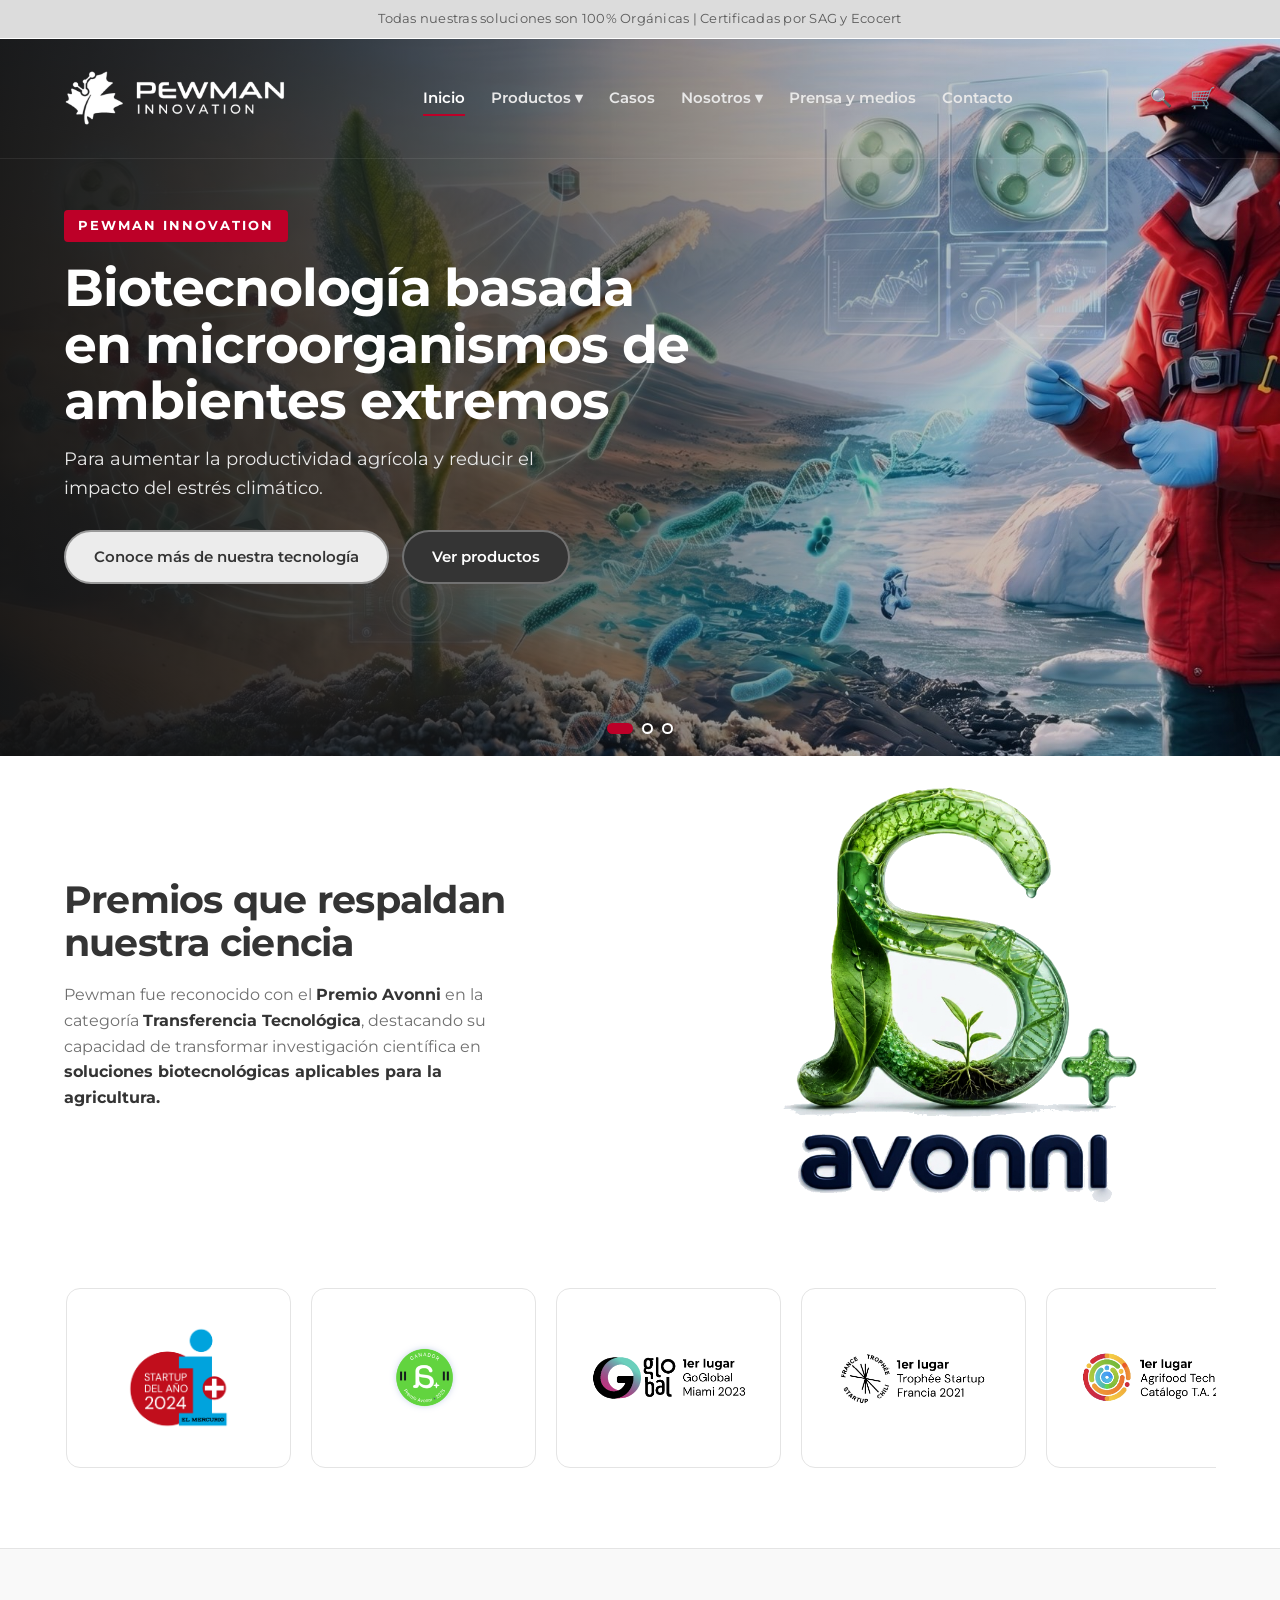
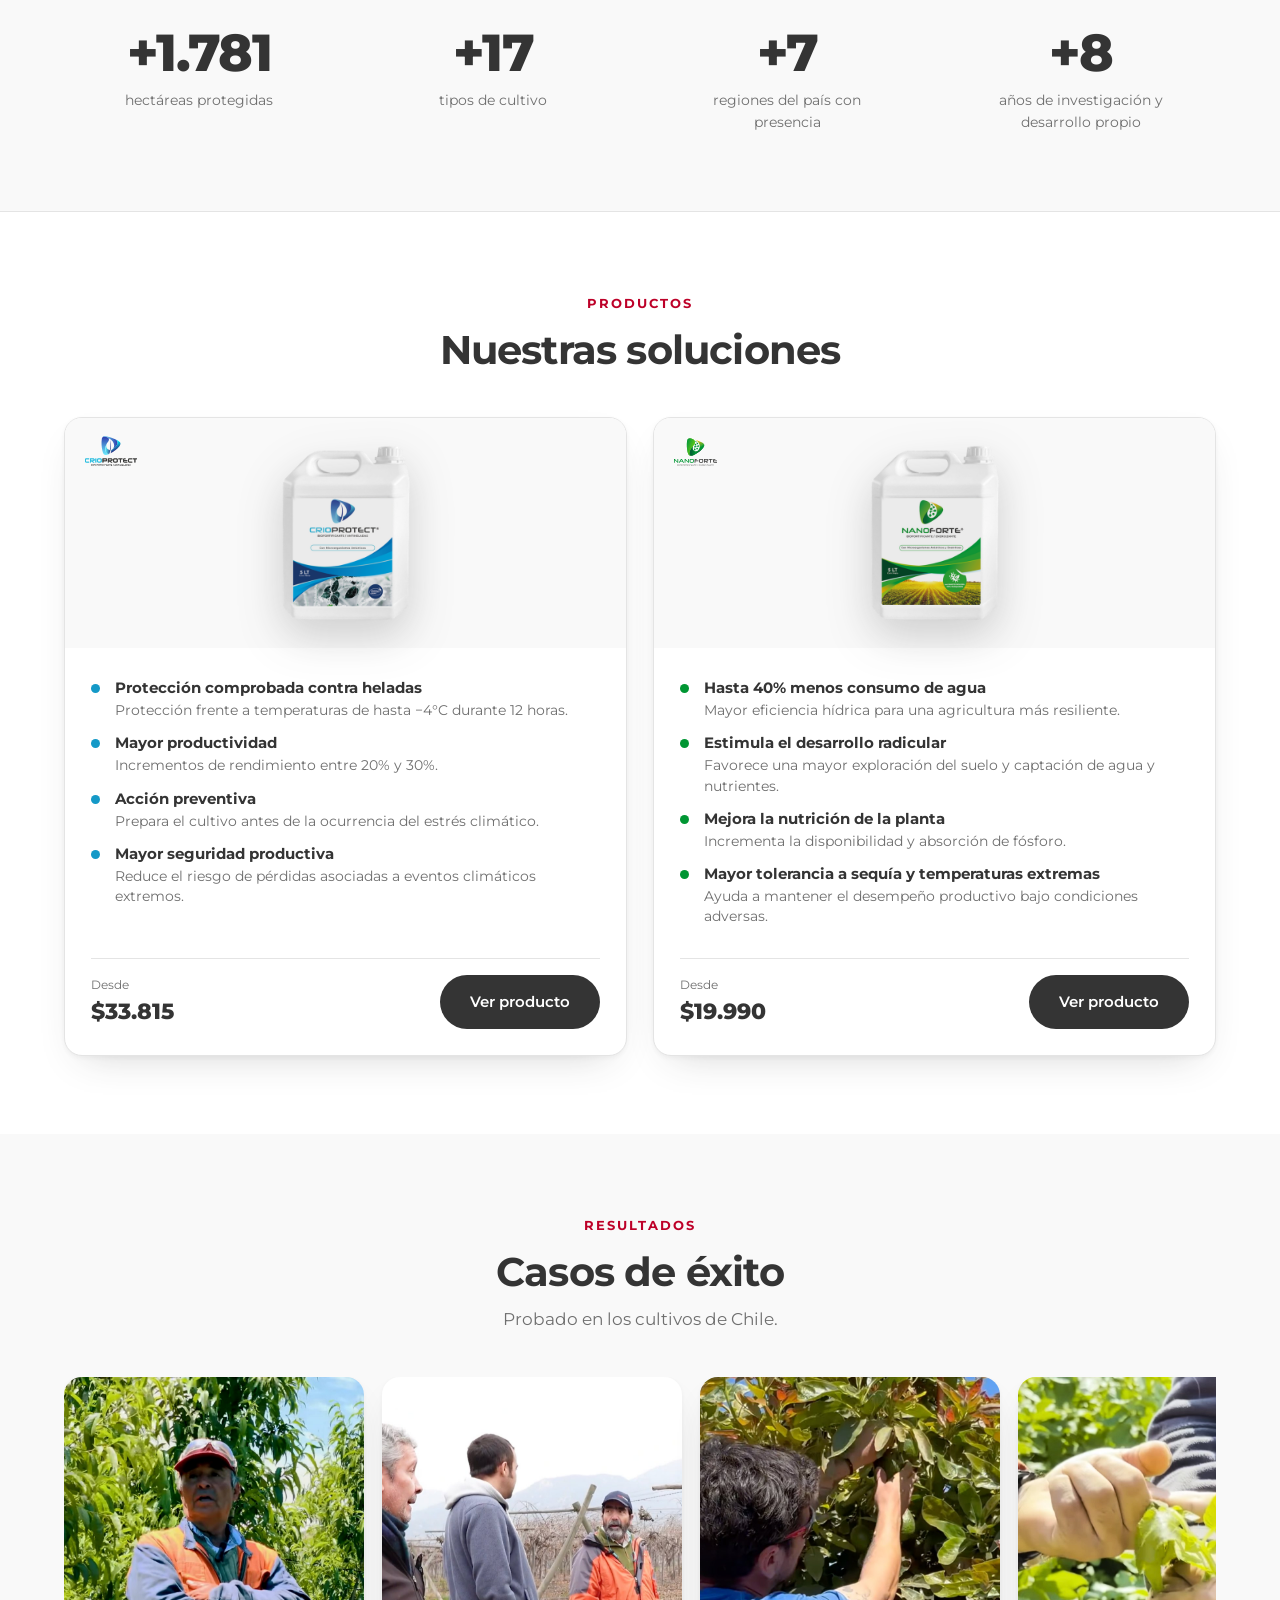
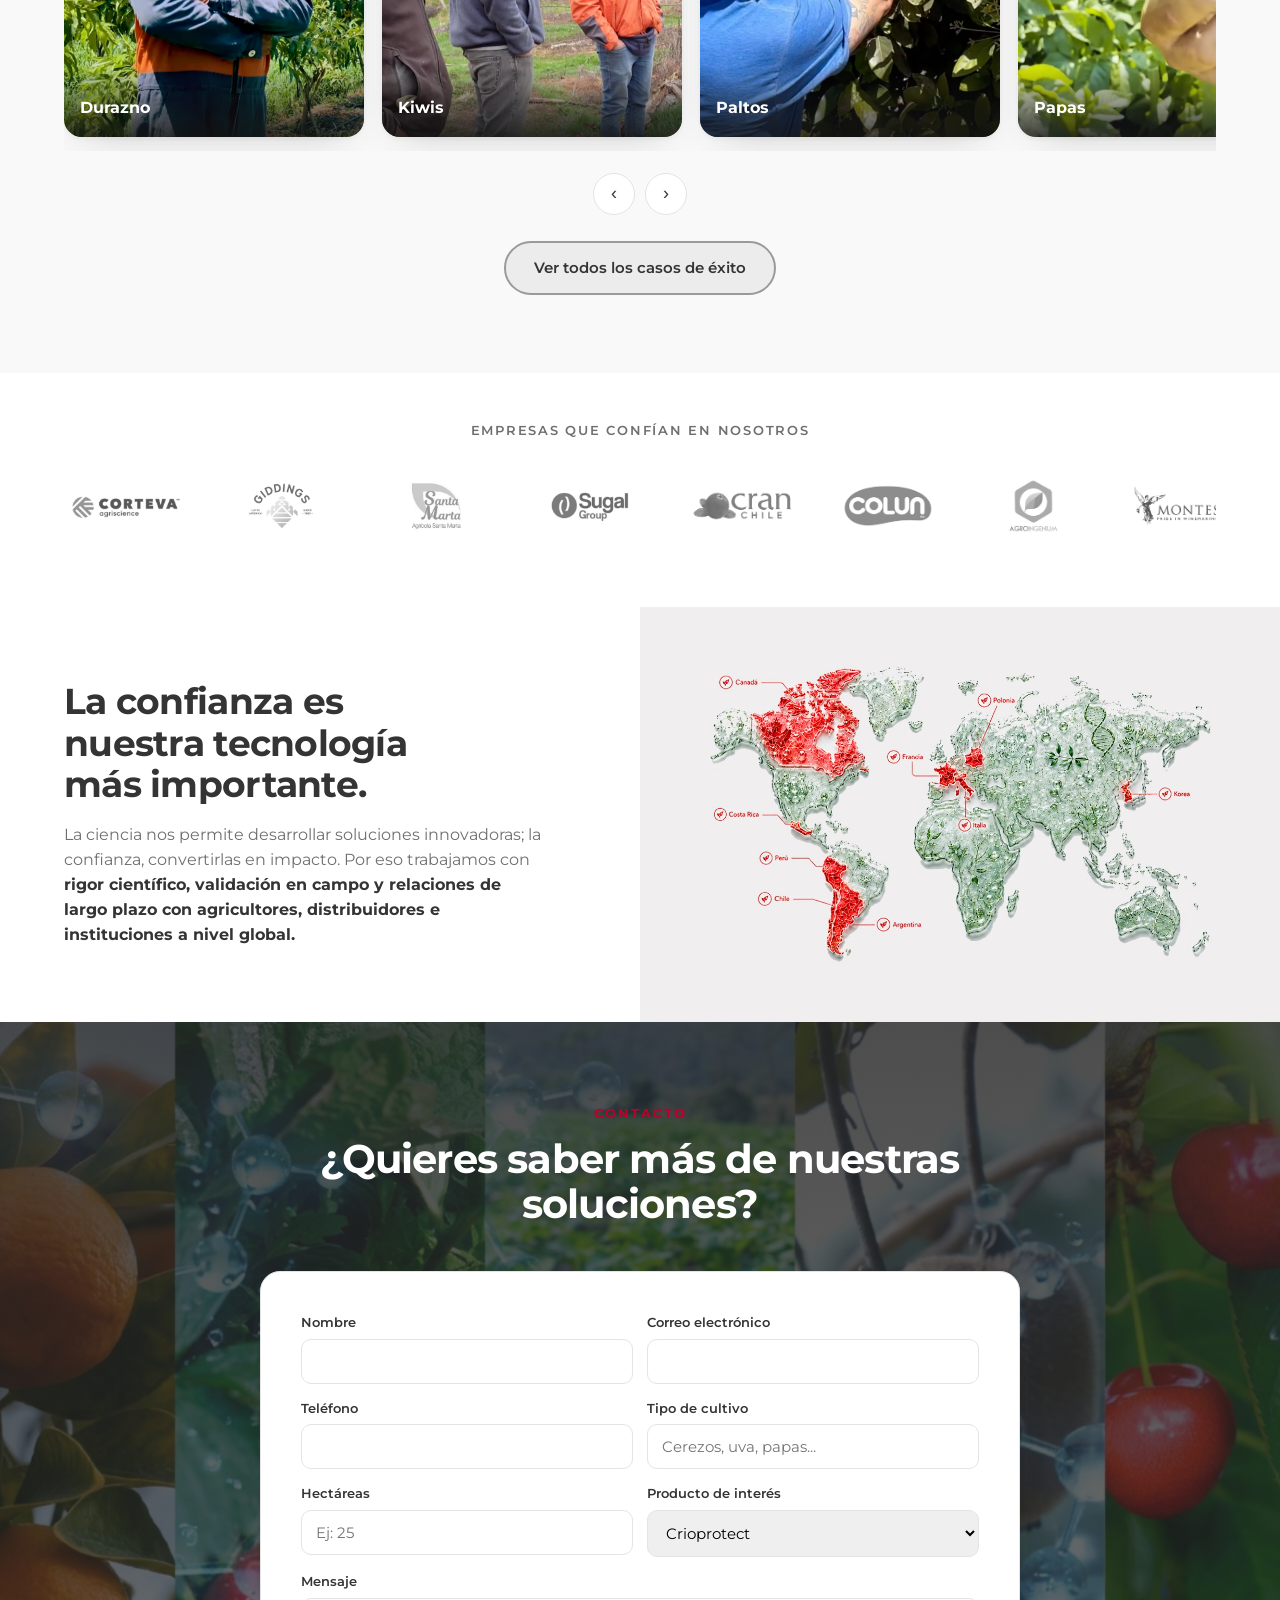
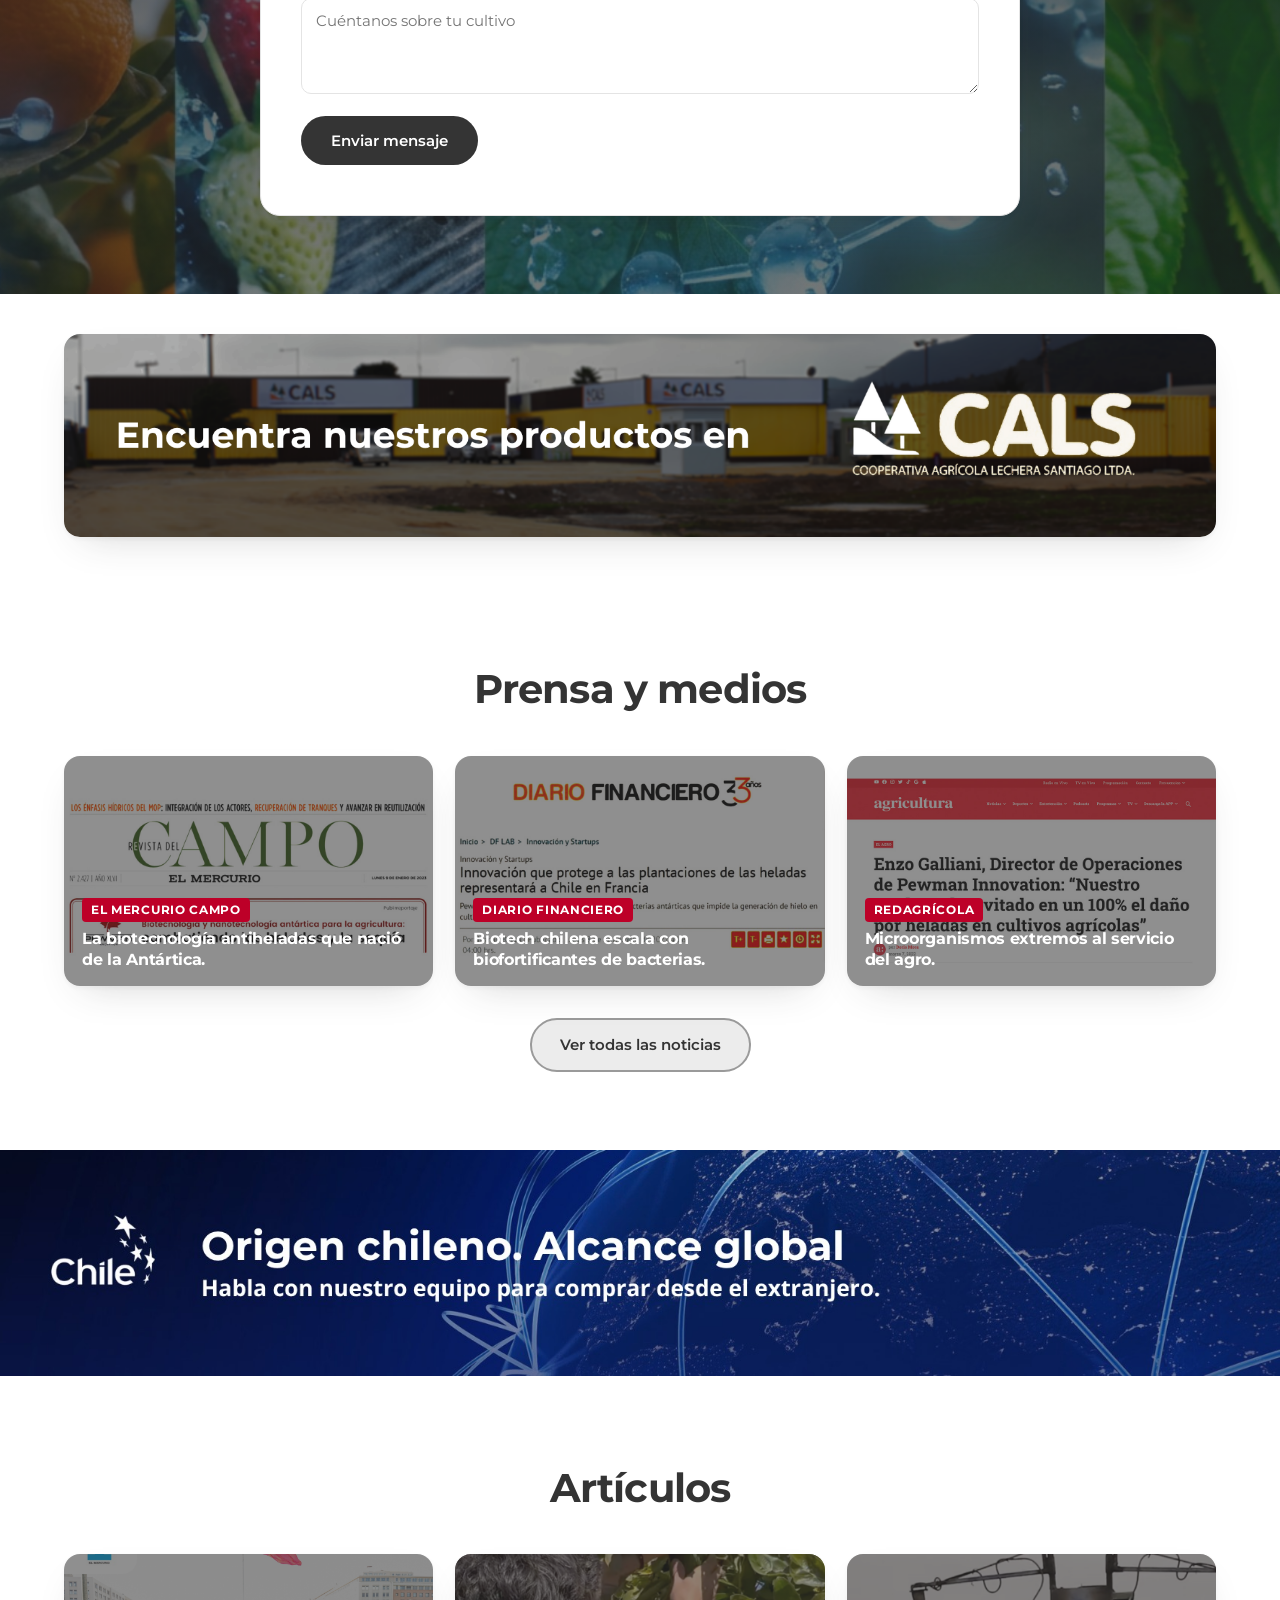
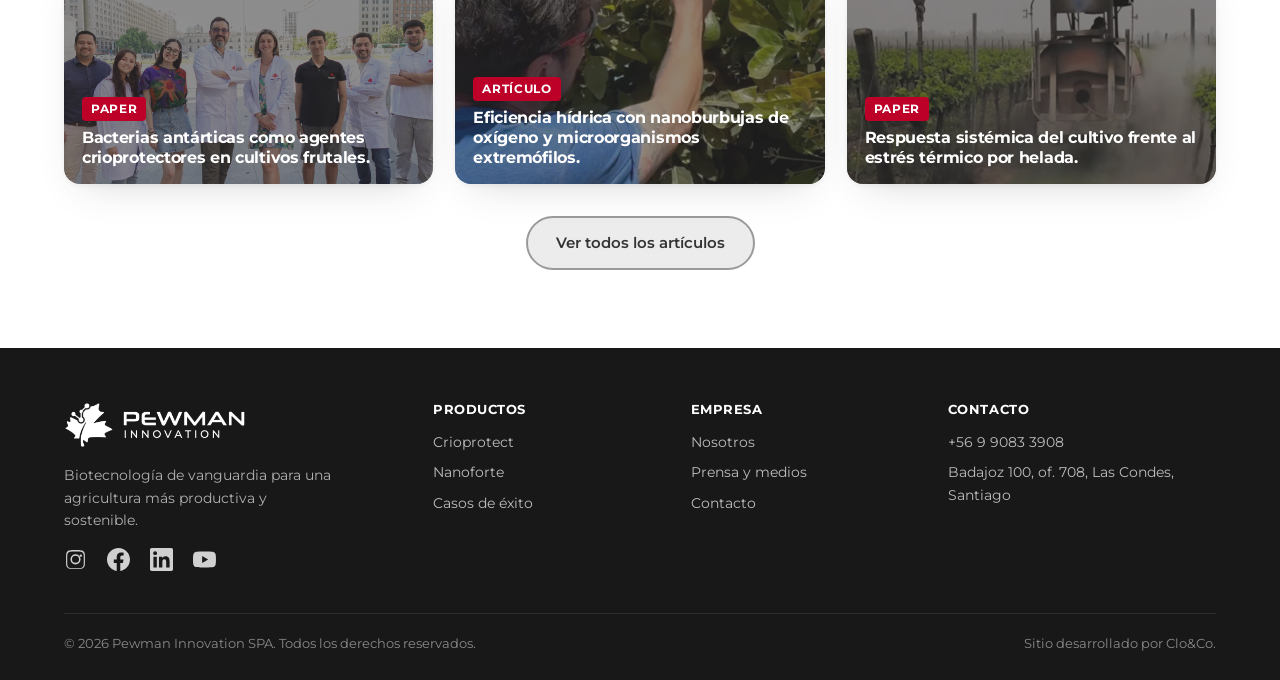
<file: home.html>
<!DOCTYPE html>
<html lang="es">
<head>
<meta charset="UTF-8">
<meta name="viewport" content="width=device-width, initial-scale=1.0">
<title>Pewman Innovation · Inteligencia natural para la agricultura del futuro</title>
<meta name="description" content="Tecnología de vanguardia para una agricultura productiva y sostenible. Crioprotect y Nanoforte: bioinsumos chilenos frente a heladas y sequía.">
<link rel="icon" href="img/iso-pewman.png">
<link rel="preconnect" href="https://fonts.googleapis.com">
<link rel="preconnect" href="https://fonts.gstatic.com" crossorigin>
<link href="https://fonts.googleapis.com/css2?family=Montserrat:wght@400;500;600;700;800&display=swap" rel="stylesheet">
<style>
  :root{
    --rojo:#BD0028; --rojo-d:#a12423;
    --tinta:#343434; --gris:#DFDFDF; --gris-cl:#F9F9F9; --blanco:#fff;
    --linea:#e4e4e4; --gris-tx:#6f6f6f;
    --f:'Montserrat',-apple-system,BlinkMacSystemFont,'Segoe UI',sans-serif;
    --sh:0 2px 4px rgba(52,52,52,.05),0 16px 38px -20px rgba(52,52,52,.25);
    --sh2:0 28px 56px -28px rgba(52,52,52,.4);
    --r:14px;
  }
  *{box-sizing:border-box;margin:0;padding:0}
  html{scroll-behavior:smooth}
  body{font-family:var(--f);color:var(--tinta);background:var(--blanco);line-height:1.6;-webkit-font-smoothing:antialiased;overflow-x:hidden}
  h1,h2,h3,h4{font-weight:700;line-height:1.12;letter-spacing:-.02em}
  a{text-decoration:none;color:inherit}
  img{max-width:100%;display:block}
  .wrap{max-width:1200px;margin:0 auto;padding:0 24px}
  .eyebrow{font-weight:700;font-size:12.5px;letter-spacing:.16em;text-transform:uppercase;color:var(--rojo)}
  .sec-head{text-align:center;max-width:680px;margin:0 auto 44px}
  .sec-head h2{font-size:clamp(27px,3.6vw,40px);color:var(--tinta);margin:12px 0 12px}
  .sec-head p{font-size:16.5px;color:var(--gris-tx)}
  section{padding:78px 0}

  /* Regla global de botones: redondeados, inactivo gris, hover rojo */
  .btn{display:inline-flex;align-items:center;gap:9px;font-family:var(--f);font-weight:600;font-size:15px;padding:13px 28px;border-radius:100px;cursor:pointer;border:2px solid transparent;transition:.2s;white-space:nowrap}
  .btn-dark{background:var(--tinta);color:#fff}
  .btn-light{background:#ececec;color:var(--tinta);border-color:#9a9a9a}
  .btn-dark:hover,.btn-light:hover{background:var(--rojo);color:#fff;border-color:var(--rojo);transform:translateY(-2px)}
  .btn-ghost{background:transparent;color:#fff;border-color:rgba(255,255,255,.6)}
  .btn-ghost:hover{background:var(--rojo);border-color:var(--rojo);transform:translateY(-2px)}

  /* topbar + header */
  /* Announcement bar (gris, centrado) */
  .topbar{background:#dcdcdc;color:#5a5a5a;font-size:12.5px}
  .topbar .wrap{display:flex;justify-content:center;align-items:center;height:38px;text-align:center}
  .topbar .l{letter-spacing:.02em}
  /* Header transparente sobre el hero (se vuelve sólido al hacer scroll) */
  header{position:sticky;top:0;z-index:60;background:transparent;border-bottom:1px solid rgba(255,255,255,.08);transition:background .3s ease,border-color .3s ease}
  header.scrolled{background:rgba(24,24,24,.96);backdrop-filter:blur(12px)}
  header .wrap{display:flex;align-items:center;justify-content:space-between;height:120px}
  .logo img{height:56px;filter:brightness(0) invert(1)}
  nav.main{display:flex;gap:26px;font-weight:600;font-size:15px}
  nav.main a{color:#e8e8e8;padding:4px 0;position:relative}
  nav.main a::after{content:"";position:absolute;left:0;bottom:-2px;width:0;height:2px;background:var(--rojo);transition:.25s}
  nav.main a:hover::after,nav.main a.active::after{width:100%}
  nav.main a:hover,nav.main a.active{color:#fff}
  .header-cta{display:flex;align-items:center;gap:18px}
  .cart{color:#fff;font-size:21px}
  .srch{color:#fff;font-size:18px;cursor:pointer}
  nav.main .dd{position:relative}
  nav.main .dd > a{display:inline-flex;align-items:center;gap:4px}
  nav.main .dd-menu{position:absolute;top:calc(100% + 8px);left:50%;transform:translateX(-50%) translateY(6px);background:#fff;border:1px solid var(--linea);border-radius:12px;box-shadow:0 16px 36px -14px rgba(0,0,0,.22);padding:8px;min-width:190px;display:flex;flex-direction:column;gap:2px;opacity:0;visibility:hidden;transition:.2s;z-index:80}
  nav.main .dd:hover .dd-menu{opacity:1;visibility:visible;transform:translateX(-50%) translateY(0)}
  nav.main .dd-menu a{padding:9px 13px;border-radius:8px;font-size:14px;white-space:nowrap;color:var(--tinta)}
  nav.main .dd-menu a::after{display:none}
  nav.main .dd-menu a:hover{background:#f0f0f0;color:var(--rojo)}

  /* HERO carrusel full-bleed · imagen de fondo + texto encima */
  .hero{position:relative;overflow:hidden;padding:0;background:#161616;margin-top:-120px}
  .hviewport{overflow:hidden}
  .htrack{display:flex;transition:transform .6s cubic-bezier(.4,0,.2,1)}
  .hslide{flex:0 0 100%;min-width:100%;position:relative;overflow:hidden}
  .hslide .bg{position:absolute;inset:0;width:100%;height:100%;object-fit:cover;z-index:0;animation:heroZoom 20s ease-out infinite alternate}
  .hslide::after{content:"";position:absolute;inset:0;z-index:1;background:linear-gradient(90deg,rgba(18,18,18,.86) 0%,rgba(18,18,18,.64) 40%,rgba(18,18,18,.28) 70%,rgba(18,18,18,.10) 100%)}
  @keyframes heroZoom{from{transform:scale(1)}to{transform:scale(1.09)}}
  .hinner{position:relative;z-index:2;max-width:1200px;margin:0 auto;padding:0 24px;min-height:clamp(500px,56vw,820px);display:flex;flex-direction:column;justify-content:center}
  .hinner .tx{max-width:640px}
  .hinner .k{font-weight:700;font-size:12.5px;letter-spacing:.16em;text-transform:uppercase;color:#fff;background:var(--rojo);display:inline-block;padding:6px 14px;border-radius:4px;margin-bottom:18px}
  .hinner h1{font-size:clamp(30px,4.6vw,52px);color:#fff;margin-bottom:16px;line-height:1.08}
  .hinner p{font-size:clamp(15px,1.5vw,18px);color:#e9e9e9;max-width:480px;margin-bottom:28px}
  .hinner .cta{display:flex;gap:13px;flex-wrap:wrap}
  .hinner .cta .btn-dark{border-color:rgba(255,255,255,.30)}
  .hdots{position:absolute;bottom:22px;left:0;right:0;z-index:3;display:flex;gap:9px;justify-content:center}
  .hdots button{width:11px;height:11px;border-radius:50%;border:2px solid #fff;background:transparent;cursor:pointer;padding:0;transition:.2s}
  .hdots button.on{background:var(--rojo);border-color:var(--rojo);width:26px;border-radius:7px}
  @media(max-width:820px){
    .hinner{min-height:clamp(460px,84vw,580px);padding-top:46px;padding-bottom:54px}
    .hslide::after{background:linear-gradient(180deg,rgba(18,18,18,.55) 0%,rgba(18,18,18,.68) 100%)}
  }

  /* PREMIOS — split full-bleed (Avonni grande a la derecha) */
  .premios{background:var(--blanco);padding-top:0;padding-bottom:64px}
  .prm-top{display:grid;grid-template-columns:1fr 1fr;align-items:center;margin-bottom:46px}
  .prm-top .tx{padding:60px 56px 60px max(24px,calc((100vw - 1200px)/2 + 24px))}
  .prm-top .tx h2{font-size:clamp(26px,3.4vw,38px);color:var(--tinta);margin-bottom:18px}
  .prm-top .tx p{font-size:16px;color:var(--gris-tx);max-width:450px}
  .prm-top .tx p b{color:var(--tinta);font-weight:700}
  .prm-top .star{display:flex;align-items:center;justify-content:center;padding:18px 40px}
  .prm-top .star img{max-width:380px;width:100%;height:auto}
  @media(max-width:820px){
    .prm-top{grid-template-columns:1fr}
    .prm-top .tx{padding:40px 24px 10px}
    .prm-top .star{padding:8px 24px 26px}
    .prm-top .star img{max-width:280px}
  }
  .prm-track{display:flex;gap:20px;overflow-x:auto;padding:8px 2px 16px;scroll-snap-type:x mandatory;scrollbar-width:none}
  .prm-track::-webkit-scrollbar{display:none}
  .prm{flex:0 0 auto;width:225px;height:180px;background:var(--blanco);border:1px solid var(--linea);border-radius:var(--r);display:flex;align-items:center;justify-content:center;padding:24px;scroll-snap-align:center;transition:.2s}
  .prm:hover{box-shadow:var(--sh);transform:translateY(-4px)}
  .prm img{max-height:117px;max-width:180px;object-fit:contain}
  .prm.ph{border-style:dashed;color:#bcbcbc;font-size:12px;font-weight:600;text-align:center}

  /* CONTADOR */
  .contador{background:var(--gris-cl);border-top:1px solid var(--linea);border-bottom:1px solid var(--linea)}
  .cgrid{display:grid;grid-template-columns:repeat(4,1fr);gap:24px;text-align:center}
  .cstat .v{font-size:clamp(34px,4.5vw,52px);font-weight:800;color:var(--tinta);line-height:1;letter-spacing:-.03em}
  .cstat .l{font-size:14px;color:var(--gris-tx);margin-top:10px;max-width:190px;margin-left:auto;margin-right:auto}

  /* SOLUCIONES */
  .sol{background:var(--blanco)}
  .sol-grid{display:grid;grid-template-columns:1fr 1fr;gap:26px}
  .scard{border:1px solid var(--linea);border-radius:18px;overflow:hidden;background:var(--blanco);box-shadow:var(--sh);display:flex;flex-direction:column;transition:.25s}
  .scard:hover{transform:translateY(-5px);box-shadow:var(--sh2)}
  .scard .top{height:230px;display:flex;align-items:center;justify-content:center;background:var(--gris-cl);position:relative;padding:22px}
  .scard .top img.pack{height:200px;width:auto;object-fit:contain;filter:drop-shadow(0 16px 22px rgba(52,52,52,.22))}
  .scard .top img.brand{position:absolute;top:18px;left:20px;height:30px}
  .scard .bd{padding:24px 26px 26px;display:flex;flex-direction:column;flex:1}
  .scard ul{list-style:none;margin:6px 0 18px}
  .scard li{font-size:14px;padding-left:24px;position:relative;margin-bottom:13px;color:var(--gris-tx);line-height:1.45}
  .scard li b{display:block;color:var(--tinta);font-size:14.5px;font-weight:700;margin-bottom:1px}
  .scard li::before{content:"";position:absolute;left:0;top:6px;width:9px;height:9px;border-radius:50%;background:var(--rojo)}
  .scard.crio li::before{background:#1499c7}
  .scard.nano li::before{background:#009633}
  .scard .foot{margin-top:auto;display:flex;align-items:center;justify-content:space-between;gap:14px;padding-top:16px;border-top:1px solid var(--linea)}
  .scard .price .s{font-size:12px;color:var(--gris-tx)}
  .scard .price .p{font-weight:800;font-size:22px;color:var(--tinta)}
  .nota-precio{text-align:center;font-size:13px;color:var(--gris-tx);margin-top:18px}

  /* CASOS carrusel */
  .casos{background:var(--gris-cl)}
  .cs-track{display:flex;gap:18px;overflow-x:auto;scroll-snap-type:x mandatory;padding-bottom:14px;scrollbar-width:none}
  .cs-track::-webkit-scrollbar{display:none}
  .cs{flex:0 0 auto;width:300px;height:360px;border-radius:18px;overflow:hidden;position:relative;scroll-snap-align:center;box-shadow:var(--sh)}
  .cs img{width:100%;height:100%;object-fit:cover;transition:.4s}
  .cs:hover img{transform:scale(1.06)}
  .cs .lb{position:absolute;left:0;right:0;bottom:0;padding:30px 16px 16px;background:linear-gradient(transparent,rgba(20,20,20,.82));color:#fff;font-weight:700;font-size:16px}
  .car-nav{display:flex;gap:10px;justify-content:center;margin-top:22px}
  .car-nav button{width:42px;height:42px;border-radius:50%;border:1px solid var(--linea);background:#fff;cursor:pointer;font-size:18px;color:var(--tinta);transition:.2s}
  .car-nav button:hover{background:var(--rojo);color:#fff;border-color:var(--rojo)}

  /* EMPRESAS */
  .conf{background:var(--blanco);padding:48px 0}
  .conf .lab{text-align:center;font-weight:600;font-size:12.5px;letter-spacing:.14em;text-transform:uppercase;color:var(--gris-tx);margin-bottom:22px}
  .conf .row{display:flex;gap:40px;align-items:center;flex-wrap:nowrap;overflow-x:auto;scroll-snap-type:x mandatory;scrollbar-width:none;padding:10px 4px 20px}
  .conf .row::-webkit-scrollbar{display:none}
  .conf .row img{height:66px;width:auto;max-width:204px;object-fit:contain;filter:grayscale(1);opacity:.65;transition:.2s;flex:0 0 auto;scroll-snap-align:center}
  .conf .row img:hover{filter:grayscale(0);opacity:1}
  .conf .ph-logo{height:66px;width:188px;border:1px dashed #d2d2d2;border-radius:8px;display:flex;align-items:center;justify-content:center;font-size:12px;color:#bcbcbc;flex:0 0 auto;scroll-snap-align:center}

  /* CONFIANZA / presencia global — split full-bleed (panel gris a la derecha) */
  .confianza{background:var(--blanco);padding:0;overflow:hidden}
  .cf-grid{display:grid;grid-template-columns:1fr 1fr;align-items:stretch}
  .cf-tx{display:flex;flex-direction:column;justify-content:center;padding:70px 56px 70px max(24px,calc((100vw - 1200px)/2 + 24px))}
  .cf-tx h2{font-size:clamp(25px,3.2vw,36px);color:var(--tinta);margin-bottom:18px;max-width:420px;line-height:1.15}
  .cf-tx p{font-size:15.5px;color:var(--gris-tx);max-width:480px}
  .cf-tx p b{color:var(--tinta);font-weight:700}
  .cf-map{background:#f0eeef;display:flex;align-items:center;justify-content:center;padding:46px 56px}
  .cf-map img{max-width:600px;width:100%;height:auto;display:block}
  @media(max-width:820px){
    .cf-grid{grid-template-columns:1fr}
    .cf-tx{padding:44px 24px 28px}
    .cf-map{padding:24px 24px 44px}
  }

  /* FORMULARIO */
  .form-sec{position:relative;background:linear-gradient(rgba(38,38,38,.82),rgba(38,38,38,.62)),url('img/form-bg.jpg') center/cover}
  .form-sec .sec-head h2{color:#fff}
  .form-box{max-width:760px;margin:0 auto;background:#fff;border:1px solid var(--linea);border-radius:20px;padding:40px;box-shadow:var(--sh)}
  .form-box .grid{display:grid;grid-template-columns:1fr 1fr;gap:14px;margin-bottom:14px}
  .form-box label{display:block;font-weight:600;font-size:13px;margin-bottom:6px}
  .form-box input,.form-box select,.form-box textarea{width:100%;border:1.5px solid var(--linea);border-radius:10px;padding:12px 14px;font-size:15px;font-family:var(--f);transition:.18s}
  .form-box input:focus,.form-box select:focus,.form-box textarea:focus{outline:none;border-color:var(--rojo);box-shadow:0 0 0 3px rgba(189,0,40,.12)}
  .form-box .full{margin-bottom:14px}
  .form-box textarea{min-height:96px;resize:vertical}
  .ok{font-size:13px;color:var(--rojo);margin-top:10px;font-weight:600}

  /* BANNER DISTRIBUIDOR (estilo CALS, fondo claro) */
  .dist{padding:40px 0}
  .dist .banner{background:#f6f6f3;border:1px solid var(--linea);border-radius:16px;display:flex;align-items:center;justify-content:center;gap:46px;padding:30px 24px;flex-wrap:wrap}
  .dist .dist-txt{font-weight:700;font-size:clamp(17px,2vw,23px);color:var(--tinta)}
  .dist .dist-logo-img{height:74px;width:auto;background:#fff;border-radius:12px;padding:10px 20px;box-shadow:0 8px 20px -12px rgba(0,0,0,.3)}
  .dist .dist-banner-img{width:100%;height:auto;border-radius:16px;display:block;box-shadow:var(--sh)}
  .dist-banner-btn{display:block;width:100%;border:0;padding:0;background:none;cursor:pointer;border-radius:16px;transition:.2s}
  .dist-banner-btn:hover{transform:translateY(-2px);filter:brightness(1.03)}
  /* Modal Conecta con tu distribuidor (CALS) */
  .cals-ov{position:fixed;inset:0;background:rgba(20,20,20,.64);backdrop-filter:blur(4px);display:flex;align-items:center;justify-content:center;z-index:200;padding:20px}
  .cals-ov[hidden]{display:none}
  .cals-md{background:#fff;border-radius:18px;padding:34px;max-width:520px;width:100%;position:relative;box-shadow:0 30px 70px -20px rgba(0,0,0,.5);max-height:92vh;overflow:auto}
  .cals-x{position:absolute;top:14px;right:16px;background:none;border:none;font-size:24px;cursor:pointer;color:#9a9a9a;line-height:1}
  .cals-md h3{font-size:22px;color:var(--tinta);margin:8px 0 8px}
  .cals-md p{font-size:14px;color:var(--gris-tx);margin-bottom:18px}
  .cals-fm{display:flex;flex-direction:column;gap:12px}
  .cals-fm label{font-weight:600;font-size:13px;color:var(--tinta)}
  .cals-fm select,.cals-fm input{width:100%;border:1.5px solid var(--linea);border-radius:10px;padding:12px 14px;font-size:14.5px;font-family:var(--f);color:var(--tinta);background:#fff}
  .cals-fm select:focus,.cals-fm input:focus{outline:none;border-color:var(--rojo);box-shadow:0 0 0 3px rgba(189,0,40,.12)}
  .ff2{display:grid;grid-template-columns:1fr 1fr;gap:12px}
  .cals-suc{background:#f0eef0;border-radius:10px;padding:11px 14px;font-size:13px;color:var(--tinta)}
  .cals-suc[hidden]{display:none}
  .cals-ok{text-align:center;padding:10px 4px}
  .cals-ok[hidden]{display:none}
  .cals-ok .okic{width:56px;height:56px;border-radius:50%;background:#009633;color:#fff;font-size:28px;display:flex;align-items:center;justify-content:center;margin:0 auto 16px}
  @media(max-width:520px){.ff2{grid-template-columns:1fr}}

  /* PRENSA */
  .prensa{background:var(--blanco)}
  .pr-grid{display:grid;grid-template-columns:repeat(3,1fr);gap:22px}
  .pcard{border-radius:16px;overflow:hidden;position:relative;height:230px;box-shadow:var(--sh)}
  .pcard img{width:100%;height:100%;object-fit:cover}
  .pcard::after{content:"";position:absolute;inset:0;background:rgba(52,52,52,.55);transition:.3s}
  .pcard:hover::after{background:rgba(52,52,52,.2)}
  .pcard .ct{position:absolute;left:0;right:0;bottom:0;padding:30px 18px 16px;z-index:2;color:#fff}
  .pcard .src{font-weight:700;font-size:11.5px;text-transform:uppercase;letter-spacing:.06em;color:#fff;background:var(--rojo);display:inline-block;padding:3px 9px;border-radius:4px;margin-bottom:7px}
  .pcard .ct h4{font-size:15.5px;color:#fff;line-height:1.3}
  .prensa .more{text-align:center;margin-top:32px}

  /* FRANJA INSTITUCIONAL + FOOTER */
  .inst{background:#2b2b2b;color:#cfcfcf;padding:32px 0;font-size:13px}
  .inst-grid{display:grid;grid-template-columns:1fr 1fr 1.6fr;gap:36px;align-items:center}
  .inst .t{font-weight:700;font-size:11px;letter-spacing:.12em;text-transform:uppercase;color:#fff;margin-bottom:9px}
  .inst p{color:#bdbdbd;line-height:1.75;font-size:13px}
  .inst .corfo{display:inline-flex;margin-top:2px}
  .inst .corfo img{height:72px;width:auto;object-fit:contain}
  .inst .col a{display:block;color:#cfcfcf;margin-bottom:6px}
  .inst .col a:hover{color:#fff;text-decoration:underline}
  @media(max-width:900px){.inst-grid{grid-template-columns:1fr 1fr}}
  @media(max-width:560px){.inst-grid{grid-template-columns:1fr}}
  footer.site{background:#181818;color:#b0b0b0;padding:54px 0 26px;font-size:14px}
  .fgrid{display:grid;grid-template-columns:1.5fr 1fr 1fr 1.2fr;gap:34px;padding-bottom:34px;border-bottom:1px solid #2e2e2e}
  footer.site .logo img{height:46px;margin-bottom:16px}
  footer.site h4{color:#fff;font-size:13px;letter-spacing:.04em;text-transform:uppercase;margin-bottom:14px;font-weight:700}
  footer.site a{display:block;color:#bcbcbc;margin-bottom:8px}
  footer.site a:hover{color:var(--rojo)}
  .soc{display:flex;gap:20px;margin-top:16px}
  .soc a{display:inline-flex;background:none;margin:0;opacity:.8;transition:.2s}
  .soc a svg{width:23px;height:23px;display:block;fill:#fff}
  .soc a:hover{opacity:1;transform:translateY(-2px)}
  .fbot{display:flex;justify-content:space-between;flex-wrap:wrap;gap:8px;padding-top:20px;font-size:12.5px;color:#8a8a8a}

  .hamb{display:none;flex-direction:column;justify-content:center;gap:5px;width:38px;height:38px;background:none;border:none;cursor:pointer;padding:8px;margin:0}
  .hamb span{display:block;height:2px;width:100%;background:#fff;border-radius:2px;transition:.25s}
  header.mnav-open .hamb span:nth-child(1){transform:translateY(7px) rotate(45deg)}
  header.mnav-open .hamb span:nth-child(2){opacity:0}
  header.mnav-open .hamb span:nth-child(3){transform:translateY(-7px) rotate(-45deg)}
  @media(max-width:900px){
    .sol-grid,.cgrid,.pr-grid,.pat-grid,.fgrid,.form-box .grid{grid-template-columns:1fr 1fr}
    .hamb{display:flex}
    nav.main{position:absolute;top:100%;left:0;right:0;display:none;flex-direction:column;gap:0;background:#181818;padding:6px 24px 16px;border-top:1px solid rgba(255,255,255,.08);box-shadow:0 24px 44px -18px rgba(0,0,0,.7);max-height:calc(100vh - 120px);overflow-y:auto}
    header.mnav-open nav.main{display:flex}
    nav.main a{padding:13px 2px;border-bottom:1px solid rgba(255,255,255,.07)}
    nav.main a::after{display:none}
    nav.main .dd{position:static}
    nav.main .dd-menu{position:static;opacity:1;visibility:visible;transform:none;background:none;border:none;box-shadow:none;padding:0 0 4px 14px;min-width:0;margin:0}
    nav.main .dd-menu a{color:#b7b7b7!important;padding:11px 2px}
    .topbar{font-size:11px}.topbar .wrap{display:block;height:auto;padding:8px 16px;line-height:1.35}
  }
  @media(max-width:560px){
    .cgrid,.pr-grid,.pat-grid,.fgrid,.sol-grid,.form-box .grid{grid-template-columns:1fr}
    section{padding:56px 0}
    .dist .banner{gap:18px;padding:24px 18px}
  }
</style>
</head>
<body>

<div class="topbar"><div class="wrap">
  <span class="l">Todas nuestras soluciones son 100% Orgánicas | Certificadas por SAG y Ecocert</span>
</div></div>

<header><div class="wrap">
  <a class="logo" href="#"><img src="img/logo-pewman-hz.png" alt="Pewman Innovation"></a>
  <nav class="main">
    <a href="home.html" class="active">Inicio</a>
    <div class="dd"><a role="button" tabindex="0" style="cursor:pointer" aria-haspopup="true">Productos ▾</a>
      <div class="dd-menu"><a href="crioprotect-general.html">Crioprotect</a><a href="nanoforte-general.html">Nanoforte</a></div>
    </div>
    <a href="casos.html">Casos</a>
    <div class="dd"><a href="empresa.html">Nosotros ▾</a>
      <div class="dd-menu"><a href="empresa.html">Nosotros</a><a href="patentes-papers.html">Patentes y papers</a><a href="terminos.html">Términos y condiciones</a></div>
    </div>
    <a href="prensa.html">Prensa y medios</a>
    <a href="contacto.html">Contacto</a>
  </nav>
  <div class="header-cta"><button class="hamb" aria-label="Abrir menu" aria-expanded="false" onclick="var h=this.closest('header');this.setAttribute('aria-expanded',h.classList.toggle('mnav-open'))"><span></span><span></span><span></span></button>
    <a class="srch" href="#" title="Buscar" aria-label="Buscar">🔍</a>
    <a class="cart" href="#" title="Carro" aria-label="Carro de compras">🛒</a>
  </div>
</div></header>

<!-- HERO carrusel full-bleed · imagen de fondo + texto encima (fondos placeholder hasta recibir alta resolución) -->
<section class="hero" id="hero" aria-label="Destacados">
  <div class="hviewport">
    <div class="htrack" id="htrack">

      <!-- Slide 1: institucional -->
      <div class="hslide">
        <img class="bg" src="img/hero-slide1.jpg" alt="Investigación en ambientes extremos: microorganismos, ADN y cultivo">
        <div class="hinner">
          <div class="tx">
            <span class="k">Pewman Innovation</span>
            <h1>Biotecnología basada en microorganismos de ambientes extremos</h1>
            <p>Para aumentar la productividad agrícola y reducir el impacto del estrés climático.</p>
            <div class="cta">
              <a class="btn btn-light" href="#">Conoce más de nuestra tecnología</a>
              <a class="btn btn-dark" href="#soluciones">Ver productos</a>
            </div>
          </div>
        </div>
      </div>

      <!-- Slide 2: Crioprotect -->
      <div class="hslide">
        <img class="bg" src="img/hero-slide2.jpg" alt="Crioprotect protege los cultivos de las heladas">
        <div class="hinner">
          <div class="tx">
            <span class="k">Producción, cuidado y resistencia</span>
            <h1>¿Estás preparado para proteger tus cultivos de las heladas?</h1>
            <p>Crioprotect activa las defensas naturales del cultivo frente a heladas de hasta −4°C.</p>
            <div class="cta">
              <a class="btn btn-light" href="crioprotect-general.html">Ver Crioprotect</a>
              <a class="btn btn-dark" href="#soluciones">Ver productos</a>
            </div>
          </div>
        </div>
      </div>

      <!-- Slide 3: Nanoforte -->
      <div class="hslide">
        <img class="bg" src="img/hero-slide3.jpg" alt="Nanoforte mejora la resistencia hídrica">
        <div class="hinner">
          <div class="tx">
            <span class="k">Más producción con menos agua</span>
            <h1>¿Estás preparado para enfrentar la sequía?</h1>
            <p>Nanoforte mejora el potencial hídrico de la planta y opera con un 40% menos de agua.</p>
            <div class="cta">
              <a class="btn btn-light" href="nanoforte-general.html">Ver Nanoforte</a>
              <a class="btn btn-dark" href="#soluciones">Ver productos</a>
            </div>
          </div>
        </div>
      </div>

    </div>
  </div>
  <div class="hdots" id="hdots"></div>
</section>

<!-- PREMIOS (texto + Avonni destacado, luego carrusel) -->
<section class="premios" aria-label="Premios">
  <div class="prm-top">
      <div class="tx">
        <h2>Premios que respaldan nuestra ciencia</h2>
        <p>Pewman fue reconocido con el <b>Premio Avonni</b> en la categoría <b>Transferencia Tecnológica</b>, destacando su capacidad de transformar investigación científica en <b>soluciones biotecnológicas aplicables para la agricultura.</b></p>
      </div>
      <div class="star"><img src="img/premio-avonni-agrotech.png" alt="Premio Avonni · Transferencia Tecnológica"></div>
  </div>
  <div class="wrap">
    <div class="prm-track">
      <div class="prm"><img src="img/premio-startup.png" alt="Startup del Año"></div>
      <div class="prm"><img src="img/premio-avonni.png" alt="Avonni"></div>
      <div class="prm"><img src="img/premio-goglobal.png" alt="GoGlobal"></div>
      <div class="prm"><img src="img/premio-01.png" alt="Premio"></div>
      <div class="prm"><img src="img/premio-02.png" alt="Premio"></div>
      <div class="prm"><img src="img/premio-03.png" alt="Premio"></div>
      <div class="prm"><img src="img/premio-04.png" alt="Premio"></div>
      <div class="prm ph">Premio 8</div>
      <div class="prm ph">Premio 9</div>
      <div class="prm ph">Premio 10</div>
    </div>
  </div>
</section>

<!-- CONTADOR (cifras animadas, letras rojas sobre fondo gris) -->
<section class="contador" aria-label="Cifras">
  <div class="wrap">
    <div class="cgrid">
      <div class="cstat"><div class="v" data-to="2000" data-pre="+" data-suf="">+0</div><div class="l">hectáreas protegidas</div></div>
      <div class="cstat"><div class="v" data-to="20" data-pre="+" data-suf="">+0</div><div class="l">tipos de cultivo</div></div>
      <div class="cstat"><div class="v" data-to="8" data-pre="+" data-suf="">+0</div><div class="l">regiones del país con presencia</div></div>
      <div class="cstat"><div class="v" data-to="10" data-pre="+" data-suf="">+0</div><div class="l">años de investigación y desarrollo propio</div></div>
    </div>
  </div>
</section>

<!-- NUESTRAS SOLUCIONES -->
<section class="sol" id="soluciones">
  <div class="wrap">
    <div class="sec-head"><span class="eyebrow">Productos</span>
      <h2>Nuestras soluciones</h2></div>
    <div class="sol-grid">
      <article class="scard crio">
        <div class="top"><img class="brand" src="img/logo-crio.svg" alt="Crioprotect"><img class="pack" src="img/crio-5lt.png" alt="Crioprotect"></div>
        <div class="bd">
          <ul>
            <li><b>Protección comprobada contra heladas</b>Protección frente a temperaturas de hasta −4°C durante 12 horas.</li>
            <li><b>Mayor productividad</b>Incrementos de rendimiento entre 20% y 30%.</li>
            <li><b>Acción preventiva</b>Prepara el cultivo antes de la ocurrencia del estrés climático.</li>
            <li><b>Mayor seguridad productiva</b>Reduce el riesgo de pérdidas asociadas a eventos climáticos extremos.</li>
          </ul>
          <div class="foot"><div class="price"><div class="s">Desde</div><div class="p">$33.815</div></div>
            <a class="btn btn-dark" href="crioprotect.html">Ver producto</a></div>
        </div>
      </article>
      <article class="scard nano">
        <div class="top"><img class="brand" src="img/logo-nano.svg" alt="Nanoforte"><img class="pack" src="img/nano-5lt.png" alt="Nanoforte"></div>
        <div class="bd">
          <ul>
            <li><b>Hasta 40% menos consumo de agua</b>Mayor eficiencia hídrica para una agricultura más resiliente.</li>
            <li><b>Estimula el desarrollo radicular</b>Favorece una mayor exploración del suelo y captación de agua y nutrientes.</li>
            <li><b>Mejora la nutrición de la planta</b>Incrementa la disponibilidad y absorción de fósforo.</li>
            <li><b>Mayor tolerancia a sequía y temperaturas extremas</b>Ayuda a mantener el desempeño productivo bajo condiciones adversas.</li>
          </ul>
          <div class="foot"><div class="price"><div class="s">Desde</div><div class="p">$19.990</div></div>
            <a class="btn btn-dark" href="nanoforte.html">Ver producto</a></div>
        </div>
      </article>
    </div>
  </div>
</section>

<!-- CASOS DE ÉXITO (carrusel, sin testimonios) -->
<section class="casos" id="casos">
  <div class="wrap">
    <div class="sec-head"><span class="eyebrow">Resultados</span>
      <h2>Casos de éxito</h2>
      <p>Probado en los cultivos de Chile.</p></div>
    <div class="cs-track" id="csTrack">
      <a class="cs" href="casos.html"><img src="img/testi-durazno.jpg" alt="Caso de éxito Durazno" loading="lazy"><div class="lb">Durazno</div></a>
      <a class="cs" href="casos.html"><img src="img/testi-kiwis.jpg" alt="Caso de éxito Kiwis" loading="lazy"><div class="lb">Kiwis</div></a>
      <a class="cs" href="casos.html"><img src="img/testi-paltos.jpg" alt="Caso de éxito Paltos" loading="lazy"><div class="lb">Paltos</div></a>
      <a class="cs" href="casos.html"><img src="img/testi-papas.jpg" alt="Caso de éxito Papas" loading="lazy"><div class="lb">Papas</div></a>
      <a class="cs" href="casos.html"><img src="img/testi-lechugas.jpg" alt="Caso de éxito Lechugas y coliflor" loading="lazy"><div class="lb">Lechugas y coliflor</div></a>
      <a class="cs" href="casos.html"><img src="img/caso-fumigacion.png" alt="Caso de éxito Viña Concha y Toro" loading="lazy"><div class="lb">Viña Concha y Toro</div></a>
    </div>
    <div class="car-nav"><button data-t="csTrack" data-d="-1" aria-label="Anterior">‹</button><button data-t="csTrack" data-d="1" aria-label="Siguiente">›</button></div>
    <div style="text-align:center;margin-top:26px"><a class="btn btn-light" href="casos.html">Ver todos los casos de éxito</a></div>
  </div>
</section>

<!-- EMPRESAS QUE CONFÍAN -->
<div class="conf">
  <div class="wrap">
    <div class="lab">Empresas que confían en nosotros</div>
    <div class="row">
      <img src="img/cli-corteva.jpg" alt="Corteva">
      <img src="img/cli-gidding.jpg" alt="Giddings">
      <img src="img/cli-santamarta.jpg" alt="Santa Marta">
      <img src="img/cli-sugal.jpg" alt="Sugal Group">
      <img src="img/cli-24.png" alt="Cran Chile">
      <img src="img/cli-25.png" alt="Colún">
      <img src="img/cli-26.png" alt="Agro Ingenium">
      <img src="img/cli-27.png" alt="Montes">
      <span class="ph-logo">Logo 9</span>
      <span class="ph-logo">Logo 10</span>
    </div>
  </div>
</div>

<!-- CONFIANZA / PRESENCIA GLOBAL -->
<section class="confianza" aria-label="Confianza">
  <div class="cf-grid">
    <div class="cf-tx">
      <h2>La confianza es nuestra tecnología más importante.</h2>
      <p>La ciencia nos permite desarrollar soluciones innovadoras; la confianza, convertirlas en impacto. Por eso trabajamos con <b>rigor científico, validación en campo y relaciones de largo plazo con agricultores, distribuidores e instituciones a nivel global.</b></p>
    </div>
    <div class="cf-map">
      <img src="img/mapa-presencia.jpg" alt="Presencia global de Pewman Innovation: Canadá, Polonia, Francia, Italia, Corea, Costa Rica, Perú, Chile y Argentina" loading="lazy">
    </div>
  </div>
</section>

<!-- FORMULARIO -->
<section class="form-sec" id="form">
  <div class="wrap">
    <div class="sec-head"><span class="eyebrow">Contacto</span>
      <h2>¿Quieres saber más de nuestras soluciones?</h2></div>
    <form class="form-box" onsubmit="document.getElementById('okmsg').textContent='✓ ¡Gracias! Te contactaremos pronto. (demo)';return false;">
      <div class="grid">
        <div><label>Nombre</label><input type="text" required></div>
        <div><label>Correo electrónico</label><input type="email" required></div>
      </div>
      <div class="grid">
        <div><label>Teléfono</label><input type="tel"></div>
        <div><label>Tipo de cultivo</label><input type="text" placeholder="Cerezos, uva, papas..."></div>
      </div>
      <div class="grid">
        <div><label>Hectáreas</label><input type="number" min="0" placeholder="Ej: 25"></div>
        <div><label>Producto de interés</label><select><option>Crioprotect</option><option>Nanoforte</option><option>Ambos</option></select></div>
      </div>
      <div class="full"><label>Mensaje</label><textarea placeholder="Cuéntanos sobre tu cultivo"></textarea></div>
      <button class="btn btn-dark" type="submit">Enviar mensaje</button>
      <div class="ok" id="okmsg"></div>
    </form>
  </div>
</section>

<!-- BANNER DISTRIBUIDOR (estilo CALS, fondo claro) -->
<div class="dist"><div class="wrap">
  <button class="dist-banner-btn" id="calsOpen" type="button" aria-label="Encuentra nuestros productos en CALS, nuestro distribuidor oficial">
    <img class="dist-banner-img" src="img/banner-cals.png" alt="Encuentra nuestros productos en CALS, de lo agrícola lo mejor">
  </button>
</div></div>

<!-- PRENSA Y MEDIOS -->
<section class="prensa" id="prensa">
  <div class="wrap">
    <div class="sec-head"><h2>Prensa y medios</h2></div>
    <div class="pr-grid">
      <a class="pcard" href="#"><img src="img/prensa-campo.jpg" alt="Nota de prensa" loading="lazy"><div class="ct"><span class="src">El Mercurio Campo</span><h4>La biotecnología antiheladas que nació de la Antártica.</h4></div></a>
      <a class="pcard" href="#"><img src="img/prensa-financiero.jpg" alt="Nota de prensa" loading="lazy"><div class="ct"><span class="src">Diario Financiero</span><h4>Biotech chilena escala con biofortificantes de bacterias.</h4></div></a>
      <a class="pcard" href="#"><img src="img/prensa-radio.jpg" alt="Nota de prensa" loading="lazy"><div class="ct"><span class="src">Redagrícola</span><h4>Microorganismos extremos al servicio del agro.</h4></div></a>
    </div>
    <div class="more"><a class="btn btn-light" href="prensa.html">Ver todas las noticias</a></div>
  </div>
</section>

<!-- BANNER ORIGEN CHILENO · ALCANCE GLOBAL -->
<style>
  .mc-band{display:block;line-height:0;background:#0a1230}
  .mc-band img{width:100%;height:auto;display:block}
</style>
<a class="mc-band" href="contacto.html">
  <img src="img/banner-origen-chileno-alcance-global.jpg" alt="Origen chileno. Alcance global. Habla con nuestro equipo para comprar desde el extranjero." loading="lazy">
</a>

<!-- ARTÍCULOS -->
<section class="prensa" id="articulos">
  <div class="wrap">
    <div class="sec-head"><h2>Artículos</h2></div>
    <div class="pr-grid">
      <a class="pcard" href="prensa.html"><img src="img/prensa-mercurio.png" alt="Artículo científico" loading="lazy"><div class="ct"><span class="src">Paper</span><h4>Bacterias antárticas como agentes crioprotectores en cultivos frutales.</h4></div></a>
      <a class="pcard" href="prensa.html"><img src="img/caso-frutal.png" alt="Artículo científico" loading="lazy"><div class="ct"><span class="src">Artículo</span><h4>Eficiencia hídrica con nanoburbujas de oxígeno y microorganismos extremófilos.</h4></div></a>
      <a class="pcard" href="prensa.html"><img src="img/caso-fumigacion.png" alt="Artículo científico" loading="lazy"><div class="ct"><span class="src">Paper</span><h4>Respuesta sistémica del cultivo frente al estrés térmico por helada.</h4></div></a>
    </div>
    <div class="more"><a class="btn btn-light" href="prensa.html">Ver todos los artículos</a></div>
  </div>
</section>

<!-- FOOTER -->
<footer class="site">
  <div class="wrap">
    <div class="fgrid">
      <div><a class="logo" href="#"><img src="img/logo-pewman-hz.png" alt="Pewman Innovation"></a>
        <p style="max-width:280px;font-size:14px">Biotecnología de vanguardia para una agricultura más productiva y sostenible.</p>
        <div class="soc">
          <a href="https://www.instagram.com/pewmaninnovation" target="_blank" rel="noopener" aria-label="Instagram"><svg viewBox="0 0 24 24" width="18" height="18" fill="currentColor" aria-hidden="true"><path d="M12 2.16c3.2 0 3.58.01 4.85.07 1.17.05 1.8.25 2.23.42.56.22.96.48 1.38.9.42.42.68.82.9 1.38.16.43.36 1.06.41 2.23.06 1.27.07 1.65.07 4.85s-.01 3.58-.07 4.85c-.05 1.17-.25 1.8-.41 2.23-.22.56-.48.96-.9 1.38-.42.42-.82.68-1.38.9-.43.16-1.06.36-2.23.41-1.27.06-1.65.07-4.85.07s-3.58-.01-4.85-.07c-1.17-.05-1.8-.25-2.23-.41-.56-.22-.96-.48-1.38-.9-.42-.42-.68-.82-.9-1.38-.16-.43-.36-1.06-.41-2.23-.06-1.27-.07-1.65-.07-4.85s.01-3.58.07-4.85c.05-1.17.25-1.8.41-2.23.22-.56.48-.96.9-1.38.42-.42.82-.68 1.38-.9.43-.16 1.06-.36 2.23-.41C8.42 2.17 8.8 2.16 12 2.16zm0 1.62c-3.15 0-3.52.01-4.76.07-.9.04-1.39.19-1.71.32-.43.17-.74.37-1.06.69-.32.32-.52.63-.69 1.06-.13.32-.28.81-.32 1.71-.06 1.24-.07 1.61-.07 4.76s.01 3.52.07 4.76c.04.9.19 1.39.32 1.71.17.43.37.74.69 1.06.32.32.63.52 1.06.69.32.13.81.28 1.71.32 1.24.06 1.61.07 4.76.07s3.52-.01 4.76-.07c.9-.04 1.39-.19 1.71-.32.43-.17.74-.37 1.06-.69.32-.32.52-.63.69-1.06.13-.32.28-.81.32-1.71.06-1.24.07-1.61.07-4.76s-.01-3.52-.07-4.76c-.04-.9-.19-1.39-.32-1.71-.17-.43-.37-.74-.69-1.06-.32-.32-.63-.52-1.06-.69-.32-.13-.81-.28-1.71-.32-1.24-.06-1.61-.07-4.76-.07zm0 2.76a5.3 5.3 0 110 10.6 5.3 5.3 0 010-10.6zm0 1.62a3.68 3.68 0 100 7.36 3.68 3.68 0 000-7.36zm5.5-1.39a1.24 1.24 0 110 2.48 1.24 1.24 0 010-2.48z"/></svg></a>
          <a href="https://www.facebook.com/pewmaninnovation" target="_blank" rel="noopener" aria-label="Facebook"><svg viewBox="0 0 24 24" width="18" height="18" fill="currentColor" aria-hidden="true"><path d="M24 12.07C24 5.4 18.63 0 12 0S0 5.4 0 12.07C0 18.1 4.39 23.1 10.13 24v-8.44H7.08v-3.49h3.05V9.41c0-3.02 1.79-4.69 4.53-4.69 1.31 0 2.68.24 2.68.24v2.97h-1.51c-1.49 0-1.96.93-1.96 1.87v2.25h3.33l-.53 3.49h-2.8V24C19.61 23.1 24 18.1 24 12.07z"/></svg></a>
          <a href="https://www.linkedin.com/company/pewman-innovation" target="_blank" rel="noopener" aria-label="LinkedIn"><svg viewBox="0 0 24 24" width="18" height="18" fill="currentColor" aria-hidden="true"><path d="M20.45 20.45h-3.56v-5.57c0-1.33-.03-3.04-1.85-3.04-1.85 0-2.14 1.45-2.14 2.94v5.67H9.35V9h3.42v1.56h.05c.48-.9 1.64-1.85 3.37-1.85 3.6 0 4.27 2.37 4.27 5.46v6.28zM5.34 7.43a2.07 2.07 0 110-4.14 2.07 2.07 0 010 4.14zM7.12 20.45H3.56V9h3.56v11.45zM22.22 0H1.77C.79 0 0 .77 0 1.73v20.54C0 23.23.79 24 1.77 24h20.45c.98 0 1.78-.77 1.78-1.73V1.73C24 .77 23.2 0 22.22 0z"/></svg></a>
          <a href="https://www.youtube.com/@PewmanInnovation" target="_blank" rel="noopener" aria-label="YouTube"><svg viewBox="0 0 24 24" width="18" height="18" fill="currentColor" aria-hidden="true"><path d="M23.5 6.19a3.02 3.02 0 00-2.12-2.14C19.5 3.55 12 3.55 12 3.55s-7.5 0-9.38.5A3.02 3.02 0 00.5 6.19C0 8.08 0 12 0 12s0 3.92.5 5.81a3.02 3.02 0 002.12 2.14c1.88.5 9.38.5 9.38.5s7.5 0 9.38-.5a3.02 3.02 0 002.12-2.14C24 15.92 24 12 24 12s0-3.92-.5-5.81zM9.55 15.57V8.43L15.82 12l-6.27 3.57z"/></svg></a>
        </div>
      </div>
      <div><h4>Productos</h4><a href="crioprotect-general.html">Crioprotect</a><a href="nanoforte-general.html">Nanoforte</a><a href="#casos">Casos de éxito</a></div>
      <div><h4>Empresa</h4><a href="#">Nosotros</a><a href="#prensa">Prensa y medios</a><a href="#form">Contacto</a></div>
      <div><h4>Contacto</h4>
        <a href="https://api.whatsapp.com/send/?phone=56990833908" target="_blank" rel="noopener">+56 9 9083 3908</a>
        <a href="#">Badajoz 100, of. 708, Las Condes, Santiago</a>
      </div>
    </div>
  </div>

  <!-- FRANJA INSTITUCIONAL (bajo el footer, sobre el copyright) -->
  <div class="wrap">
    <div class="fbot">
      <span>© 2026 Pewman Innovation SPA. Todos los derechos reservados.</span>
      <span>Sitio desarrollado por Clo&amp;Co.</span>
    </div>
  </div>
</footer>

<!-- MODAL: Conecta con tu distribuidor (CALS) -->
<div class="cals-ov" id="calsOv" hidden>
  <div class="cals-md">
    <button class="cals-x" id="calsX" aria-label="Cerrar">&times;</button>
    <div id="calsBody">
      <span class="eyebrow">Distribuidor oficial</span>
      <h3>Conecta con tu distribuidor CALS</h3>
      <p>CALS es nuestro distribuidor oficial. Cuéntanos de tu campo: te derivamos a tu sucursal más cercana y nuestro equipo técnico te acompaña en la aplicación.</p>
      <form id="calsForm" class="cals-fm">
        <label for="calsZona">¿En qué zona está tu campo?</label>
        <select id="calsZona" required>
          <option value="">Selecciona tu zona</option>
          <option value="norte">Norte · Arica, Copiapó</option>
          <option value="centro-norte">Centro Norte · La Serena, Ovalle, San Felipe, Limache</option>
          <option value="centro">Centro · Santiago, Talagante, Buin, Melipilla</option>
          <option value="centro-sur">Centro Sur · Rancagua, Curicó, Talca, Linares</option>
          <option value="sur">Sur · Chillán, Temuco, Osorno, Frutillar</option>
        </select>
        <div class="cals-suc" id="calsSuc" hidden><b>Tu sucursal CALS más cercana:</b> <span id="calsSucTxt"></span></div>
        <div class="ff2"><input type="text" placeholder="Nombre" required><input type="tel" placeholder="Teléfono" required></div>
        <div class="ff2"><input type="text" placeholder="Cultivo (cerezos, uva...)"><input type="number" placeholder="Hectáreas" min="0"></div>
        <button class="btn btn-dark" type="submit" style="justify-content:center;width:100%">Ver mi distribuidor + recibir asesoría</button>
      </form>
    </div>
    <div class="cals-ok" id="calsOk" hidden>
      <div class="okic">✓</div>
      <h3>¡Listo! Te contactaremos pronto</h3>
      <p id="calsOkText">Nuestro equipo técnico te escribirá para acompañarte en la aplicación. Mientras, revisa los productos Pewman en CALS:</p>
      <a class="btn btn-dark" id="calsGo" href="https://cals.cl/" target="_blank" rel="noopener" style="justify-content:center">Ir a CALS &rarr;</a>
    </div>
  </div>
</div>

<script>
  // Header transparente sobre el hero -> sólido al hacer scroll
  (function(){var hd=document.querySelector('header');function on(){hd.classList.toggle('scrolled',window.scrollY>60);}on();window.addEventListener('scroll',on,{passive:true});})();
  // Hero carrusel (3 slides, desplazamiento horizontal)
  (function(){
    const track=document.getElementById('htrack');
    const slides=[...track.children];
    const dots=document.getElementById('hdots');
    let i=0, timer;
    slides.forEach((s,n)=>{const b=document.createElement('button');if(n===0)b.className='on';b.setAttribute('aria-label','Banner '+(n+1));b.addEventListener('click',()=>{go(n);restart();});dots.appendChild(b);});
    function go(n){i=(n+slides.length)%slides.length;track.style.transform='translateX(-'+(i*100)+'%)';[...dots.children].forEach((d,k)=>d.classList.toggle('on',k===i));}
    function restart(){clearInterval(timer);timer=setInterval(()=>go(i+1),6500);}
    restart();
    track.addEventListener('pointerenter',()=>clearInterval(timer));
    track.addEventListener('pointerleave',restart);
  })();
  // Carrusel casos (flechas)
  document.querySelectorAll('.car-nav button').forEach(b=>b.addEventListener('click',()=>{
    const t=document.getElementById(b.dataset.t);t.scrollBy({left:(+b.dataset.d)*330,behavior:'smooth'});
  }));
  // Contador animado
  (function(){
    const els=[...document.querySelectorAll('.cstat .v')];
    const run=el=>{const to=+el.dataset.to,pre=el.dataset.pre||'',suf=el.dataset.suf||'';let s=null;const dur=1400;
      const step=t=>{if(!s)s=t;const p=Math.min((t-s)/dur,1);const val=Math.floor((0.5-Math.cos(Math.PI*p)/2)*to);el.textContent=pre+val.toLocaleString('es-CL')+suf;if(p<1)requestAnimationFrame(step);};requestAnimationFrame(step);};
    const io=new IntersectionObserver((es)=>{es.forEach(e=>{if(e.isIntersecting){run(e.target);io.unobserve(e.target);}});},{threshold:.5});
    els.forEach(e=>io.observe(e));
  })();
  // Modal "Conecta con tu distribuidor" (CALS) - Propuesta A: captura de lead + ruteo por zona
  (function(){
    var ov=document.getElementById('calsOv'),op=document.getElementById('calsOpen'),x=document.getElementById('calsX');
    var zona=document.getElementById('calsZona'),suc=document.getElementById('calsSuc'),sucT=document.getElementById('calsSucTxt'),form=document.getElementById('calsForm');
    var body=document.getElementById('calsBody'),ok=document.getElementById('calsOk'),okT=document.getElementById('calsOkText');
    if(!ov||!op)return;
    var SUC={norte:'Arica y Copiapó','centro-norte':'La Serena, Ovalle, Hijuelas, San Felipe y Limache',centro:'Santiago, Talagante, Buin y Melipilla','centro-sur':'Rancagua, San Fernando, San Vicente, Curicó, Talca y Linares',sur:'Chillán, Los Ángeles, Temuco, Osorno y Frutillar'};
    var URLZ={norte:'https://cals.cl/norte/','centro-norte':'https://cals.cl/centro-norte/',centro:'https://cals.cl/zona-centro/','centro-sur':'https://cals.cl/zona-centro-sur/',sur:'https://cals.cl/zona-sur/'};
    function open(){ov.hidden=false;document.body.style.overflow='hidden';}
    function close(){ov.hidden=true;document.body.style.overflow='';body.hidden=false;ok.hidden=true;form.reset();suc.hidden=true;}
    op.addEventListener('click',open);
    x.addEventListener('click',close);
    ov.addEventListener('click',function(e){if(e.target===ov)close();});
    document.addEventListener('keydown',function(e){if(e.key==='Escape'&&!ov.hidden)close();});
    zona.addEventListener('change',function(){if(zona.value){sucT.textContent=SUC[zona.value];suc.hidden=false;}else{suc.hidden=true;}});
    form.addEventListener('submit',function(e){e.preventDefault();body.hidden=true;ok.hidden=false;if(zona.value){okT.textContent='Nuestro equipo técnico te escribirá para acompañarte en la aplicación. Mientras, revisa los productos Pewman en tu sucursal CALS de '+SUC[zona.value]+':';document.getElementById('calsGo').setAttribute('href',URLZ[zona.value]);}});
  })();
</script>
</body>
</html>
</file>
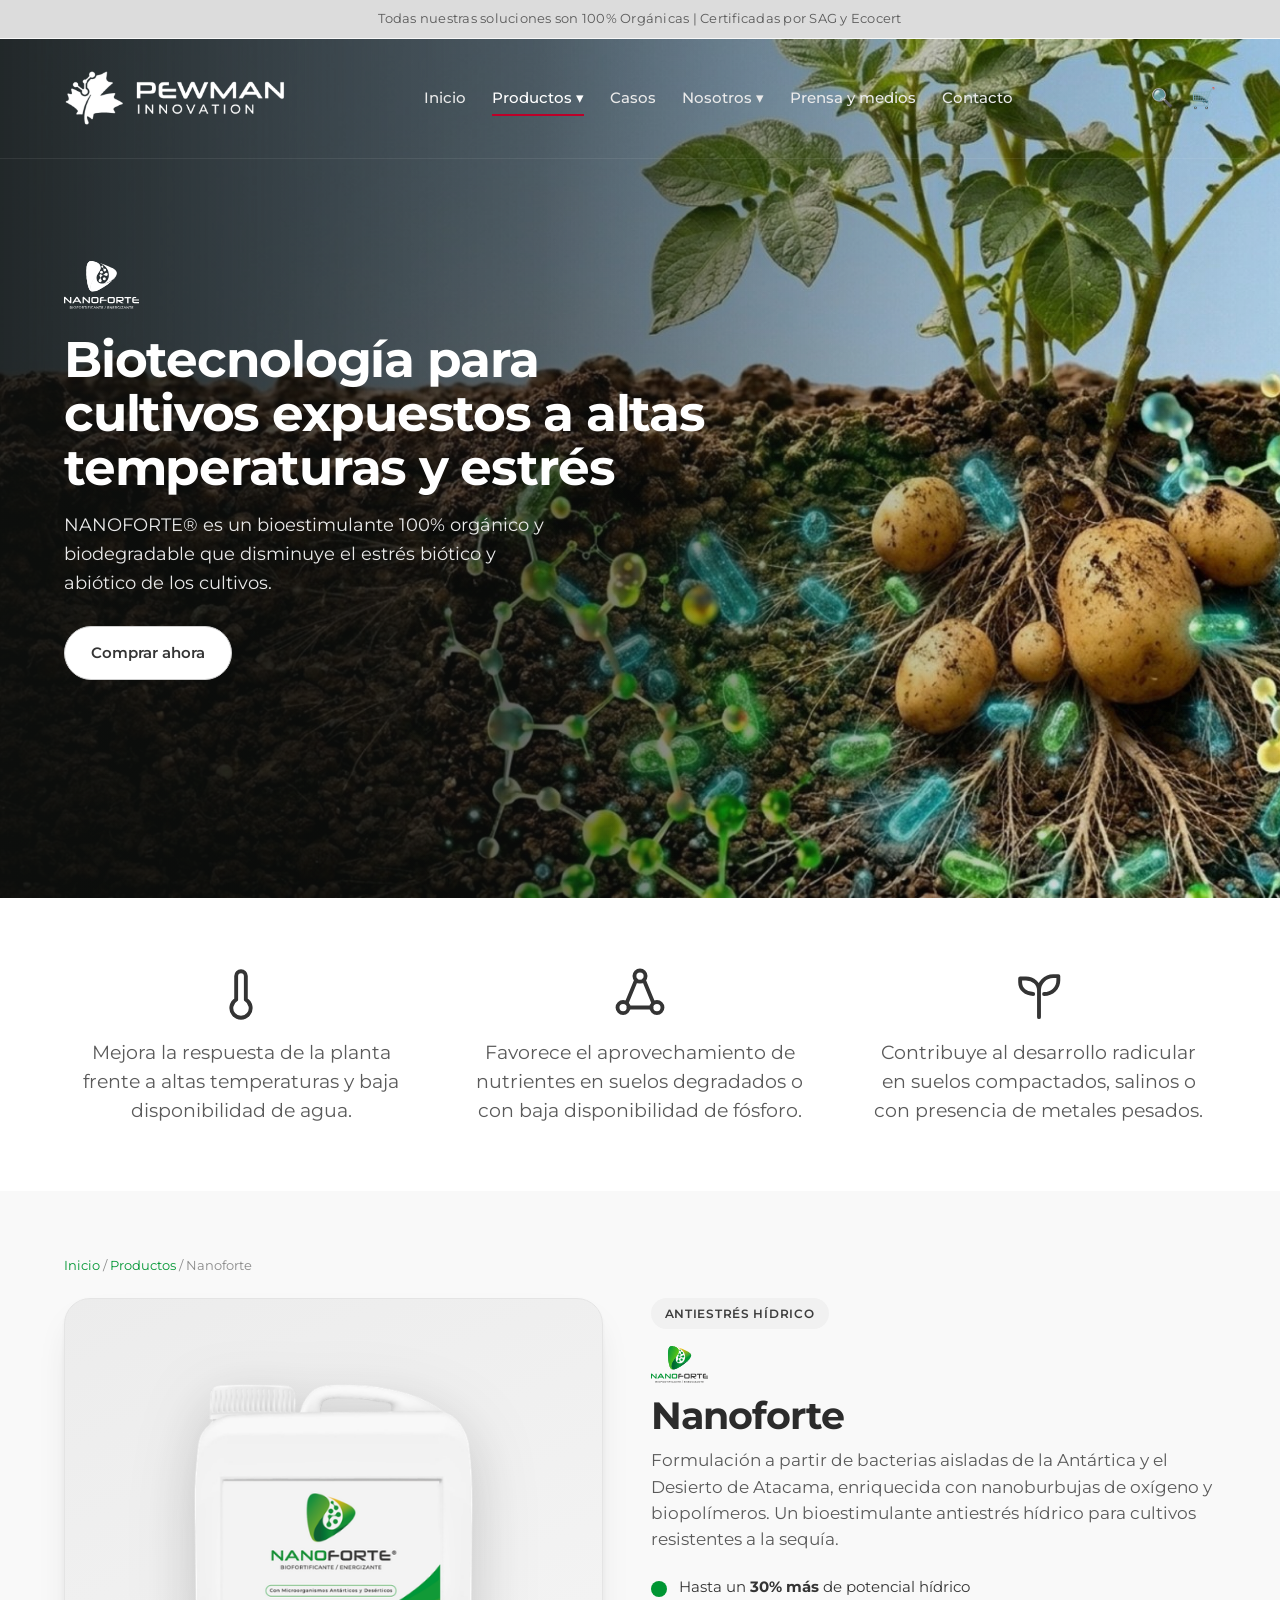
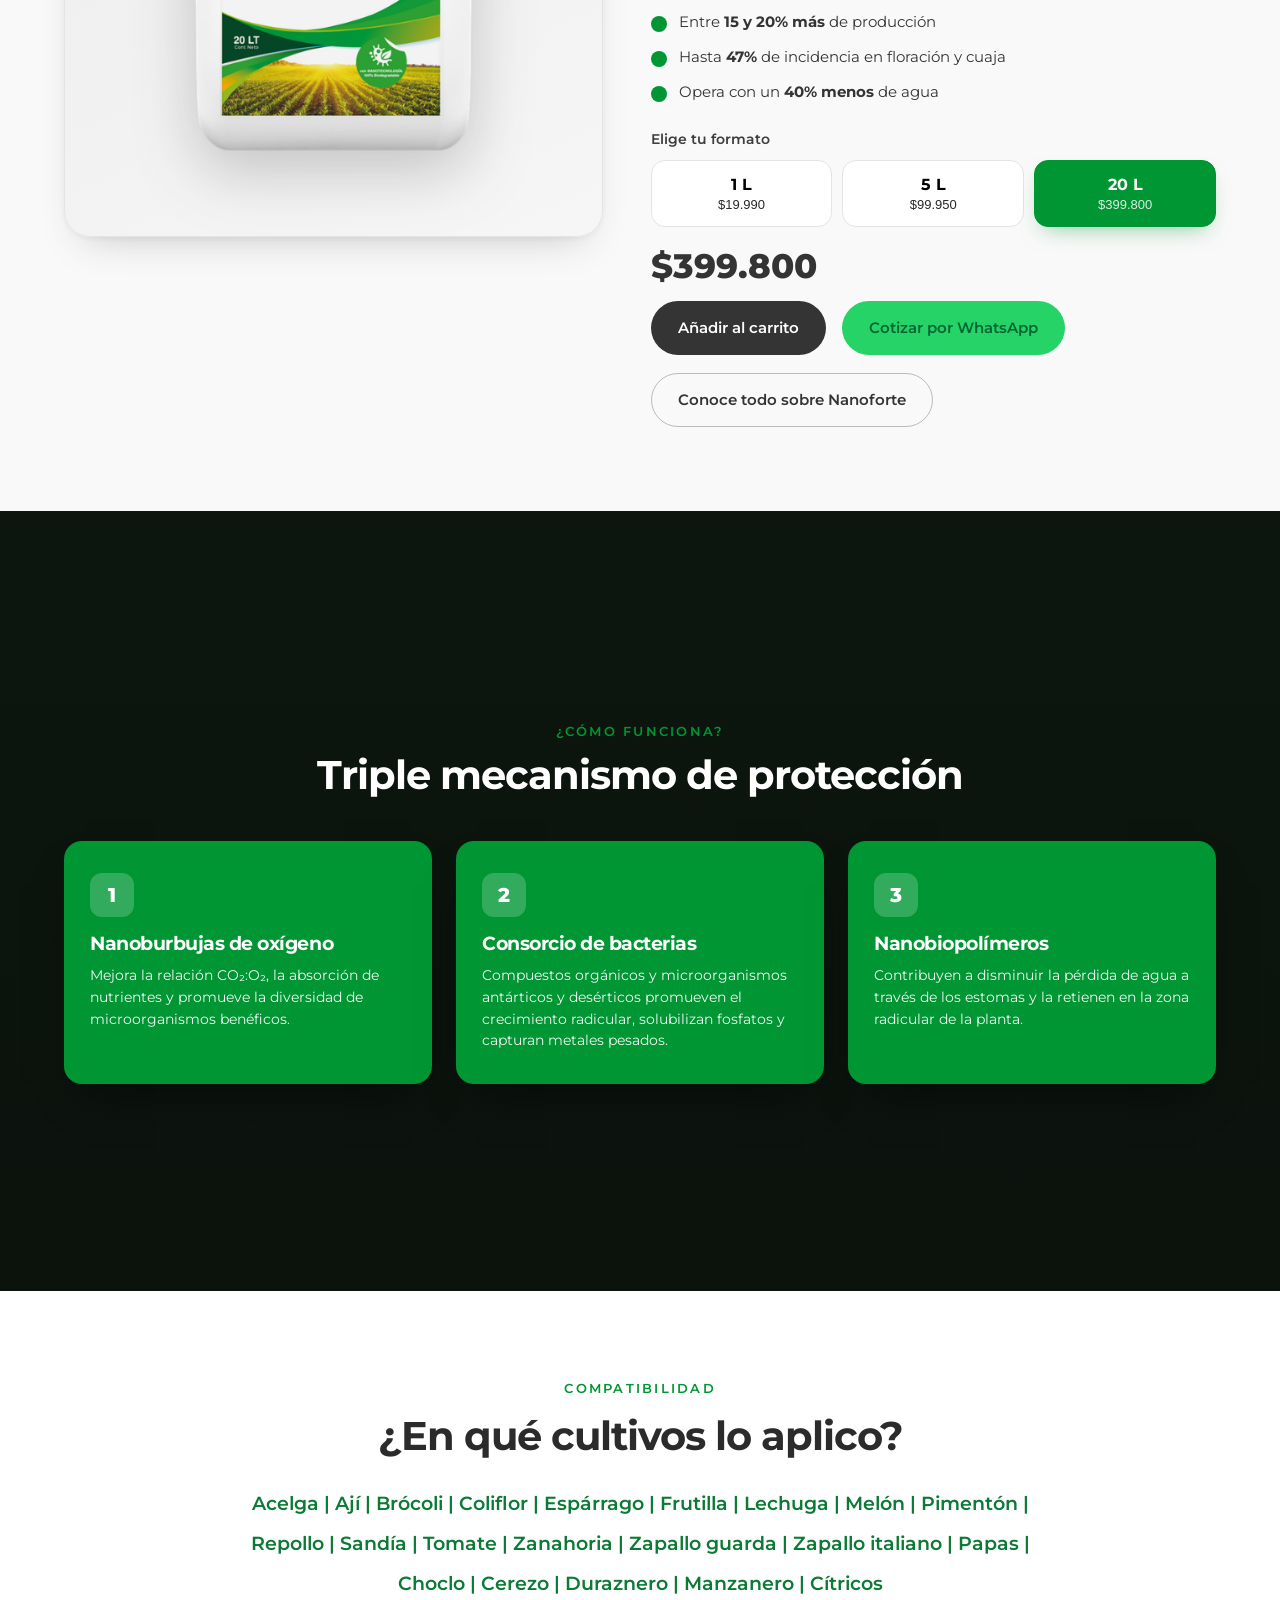
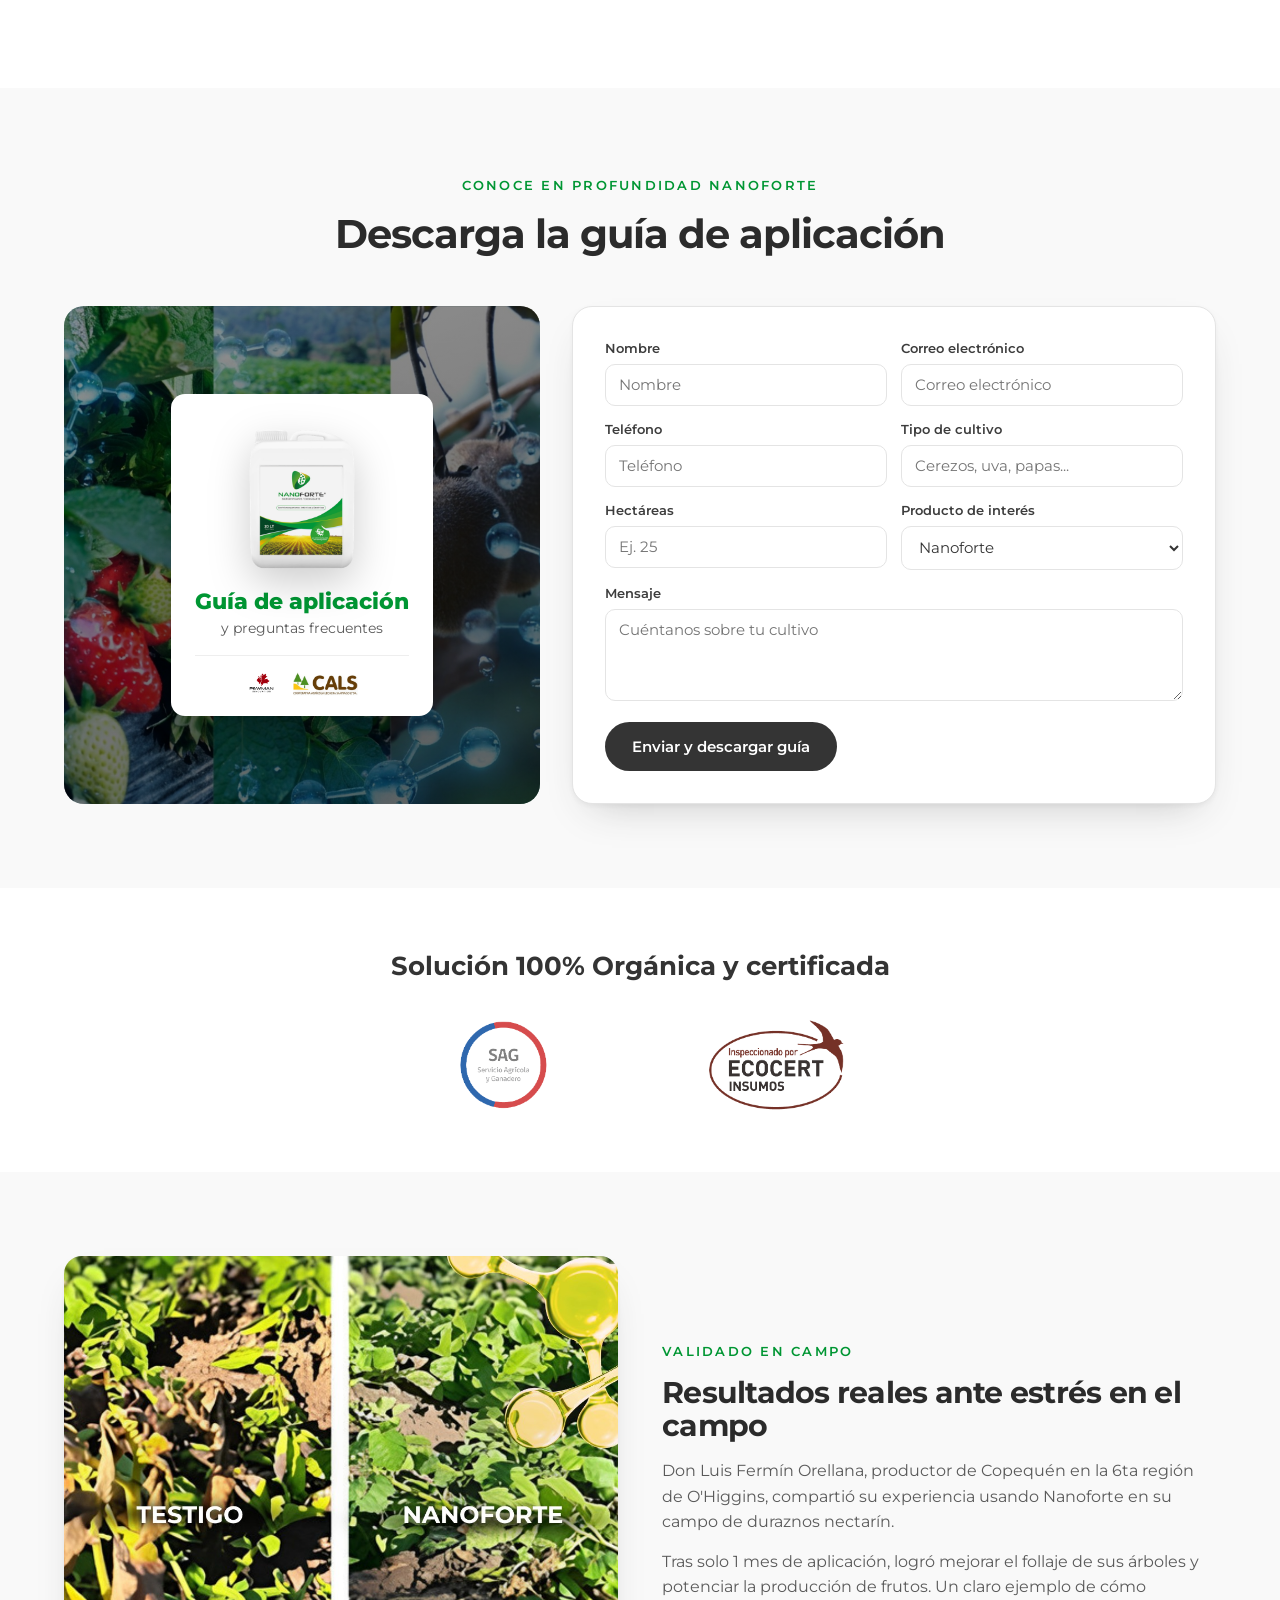
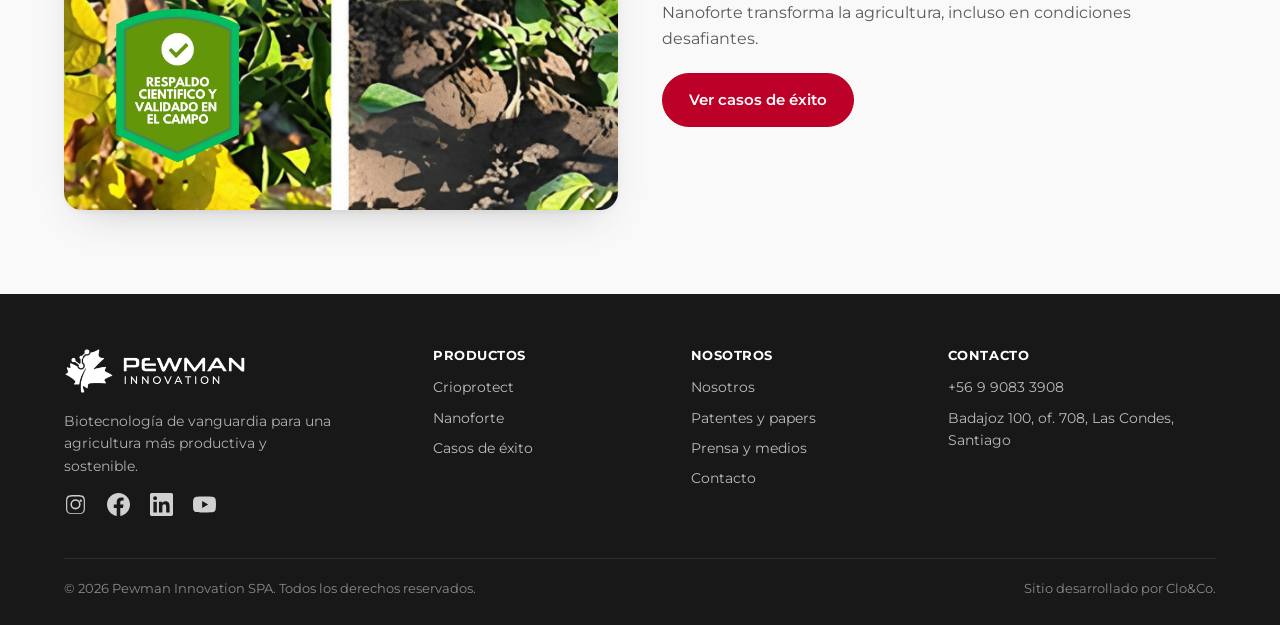
<file: nanoforte-general.html>
<!DOCTYPE html>
<html lang="es">
<head>
<meta charset="UTF-8">
<meta name="viewport" content="width=device-width, initial-scale=1.0">
<title>Nanoforte · Bioestimulante antiestrés hídrico | Pewman Innovation</title>
<meta name="description" content="Nanoforte: bioestimulante 100% orgánico y biodegradable con bacterias extremófilas y nanoburbujas de oxígeno. Más producción con hasta 40% menos agua. Conoce el producto, su triple mecanismo y compra en línea.">
<link rel="icon" href="img/iso-pewman.png">
<link rel="preconnect" href="https://fonts.googleapis.com">
<link rel="preconnect" href="https://fonts.gstatic.com" crossorigin>
<link href="https://fonts.googleapis.com/css2?family=Montserrat:wght@400;500;600;700;800&display=swap" rel="stylesheet">
<link rel="stylesheet" href="styles.css">
<style>
  /* ===== Color de producto: Nanoforte (verde) ===== */
  :root{--prod:#009633;--prod-d:#0b7a34;--prod-soft:rgba(0,150,51,.14);--rojo:#BD0028}

  /* Header transparente sobre el hero (sólido al hacer scroll) */
  header{position:sticky;top:0;z-index:60;background:transparent;border-bottom:1px solid rgba(255,255,255,.08);backdrop-filter:none;transition:background .3s ease,border-color .3s ease}
  header.scrolled{background:rgba(22,22,22,.96);backdrop-filter:blur(12px);border-bottom-color:rgba(255,255,255,.08)}
  header .logo img{filter:brightness(0) invert(1)}
  header nav.main a{color:#eaeaea}
  header nav.main a:hover,header nav.main a.active{color:#fff}
  header .cart,header .srch{color:#fff}
  header nav.main .dd-menu a{color:var(--tinta)}
  .header-cta{display:flex;align-items:center;gap:18px}
  .srch{font-size:18px;cursor:pointer}

  /* HERO full-bleed con foto */
  .phero{position:relative;overflow:hidden;background:#141414;margin-top:-120px}
  .phero-bg{position:absolute;inset:0;width:100%;height:100%;object-fit:cover;z-index:0;animation:heroZoom 20s ease-out infinite alternate}
  .phero::after{content:"";position:absolute;inset:0;z-index:1;background:linear-gradient(90deg,rgba(14,16,14,.88) 0%,rgba(14,16,14,.62) 42%,rgba(14,16,14,.24) 72%,rgba(14,16,14,.05) 100%)}
  @keyframes heroZoom{from{transform:scale(1)}to{transform:scale(1.09)}}
  .phero-inner{position:relative;z-index:2;max-width:1200px;margin:0 auto;padding:0 24px;min-height:clamp(520px,54vw,760px);display:flex;flex-direction:column;justify-content:center}
  .phero-logo{height:52px;width:auto;margin-bottom:24px;filter:brightness(0) invert(1);align-self:flex-start}
  .phero h1{font-size:clamp(30px,4.4vw,50px);color:#fff;max-width:660px;margin-bottom:16px;line-height:1.08}
  .phero p{font-size:clamp(15px,1.5vw,18px);color:#eaeaea;max-width:500px;margin-bottom:28px}
  @media(max-width:820px){.phero-inner{min-height:clamp(460px,88vw,580px);padding-top:44px;padding-bottom:52px}.phero-logo{height:42px}}

  /* Beneficios (3 iconos) */
  .pben-sec{background:#fff;padding:66px 0}
  .pben{display:grid;grid-template-columns:repeat(3,1fr);gap:44px}
  .pben .it{text-align:center;padding:0 10px}
  .pben .ic{display:inline-flex;width:58px;height:58px;color:#343434;margin-bottom:16px}
  .pben .ic svg{width:100%;height:100%}
  .pben .it p{font-size:18.75px;color:#5a5a5a;line-height:1.55}
  @media(max-width:820px){.pben{grid-template-columns:1fr;gap:30px;max-width:440px;margin:0 auto}}

  /* Triple mecanismo (fondo oscuro + tarjetas de color) */
  .mech{position:relative;overflow:hidden;background:#0f1a12;color:#fff;min-height:clamp(780px,92vh,1080px);display:flex;align-items:center;padding-top:96px;padding-bottom:96px}
  .mech::before{content:"";position:absolute;inset:0;z-index:0;background-image:url('img/hero-nano-dalila.jpg');background-size:cover;background-position:50% 74%;background-attachment:fixed;opacity:.7}
  .mech::after{content:"";position:absolute;inset:0;z-index:1;background:linear-gradient(180deg,rgba(9,14,10,.42),rgba(9,14,10,.6))}
  .mech-inner{position:relative;z-index:2}
  .mech-head{text-align:center;margin-bottom:44px}
  .mech-head h2{font-size:clamp(28px,3.6vw,40px);color:#fff;margin-top:10px}
  .mech-grid{display:grid;grid-template-columns:repeat(3,1fr);gap:24px}
  .mcard{background:var(--prod);border-radius:18px;padding:32px 26px;box-shadow:0 22px 44px -22px rgba(0,0,0,.65)}
  .mcard .mn{font-family:var(--display);font-weight:800;font-size:20px;width:44px;height:44px;border-radius:12px;background:rgba(255,255,255,.20);display:flex;align-items:center;justify-content:center;margin-bottom:16px}
  .mcard h3{font-size:19px;margin-bottom:10px;color:#fff;line-height:1.15}
  .mcard p{font-size:14px;color:rgba(255,255,255,.94);line-height:1.55}
  @media(max-width:820px){.mech-grid{grid-template-columns:1fr;max-width:460px;margin:0 auto}}
  @media(min-width:821px){.mech{min-height:clamp(780px,56.25vw,1400px)}}

  /* Cultivos (lista) */
  .crops{max-width:840px;margin:0 auto;text-align:center;font-family:var(--display);font-weight:600;font-size:clamp(15px,1.7vw,19px);line-height:2.1;color:var(--prod-d)}

  /* Guia de aplicacion (split: media + formulario) */
  .guia2{display:grid;grid-template-columns:.85fr 1.15fr;gap:32px;align-items:stretch}
  .guia2-media{position:relative;border-radius:20px;overflow:hidden;background:url('img/form-bg.jpg') center/cover;min-height:430px;display:flex;align-items:center;justify-content:center;padding:30px}
  .guia2-media::before{content:"";position:absolute;inset:0;background:linear-gradient(160deg,rgba(0,0,0,.42),rgba(0,0,0,.62))}
  .gcover{position:relative;z-index:1;background:#fff;border-radius:14px;padding:26px 24px 20px;text-align:center;box-shadow:0 26px 54px -20px rgba(0,0,0,.55);max-width:272px}
  .gcover-prod{height:158px;width:auto;margin:0 auto 12px;display:block;filter:drop-shadow(0 14px 20px rgba(0,0,0,.20))}
  .gcover-t{font-family:var(--display);font-weight:800;font-size:22px;color:var(--prod);line-height:1.1}
  .gcover-s{font-size:13.5px;color:#5a5a5a;margin-top:4px}
  .gcover-brands{display:flex;align-items:center;justify-content:center;gap:16px;margin-top:16px;padding-top:14px;border-top:1px solid #eee}
  .gcover-brands img{height:26px;width:auto;object-fit:contain}
  .guia2-form{background:#fff;border:1px solid var(--linea);border-radius:20px;padding:32px;box-shadow:var(--sh)}
  .gf-grid{display:grid;grid-template-columns:1fr 1fr;gap:14px;margin-bottom:14px}
  .guia2-form label{display:block;font-family:var(--display);font-weight:600;font-size:12.5px;color:#3d3d3d;margin:0 0 5px}
  .guia2-form input,.guia2-form select,.guia2-form textarea{width:100%;border:1.5px solid var(--linea);border-radius:10px;padding:11px 13px;font-size:14.5px;font-family:var(--sans);background:#fff;color:var(--tinta)}
  .guia2-form input:focus,.guia2-form select:focus,.guia2-form textarea:focus{outline:none;border-color:var(--prod);box-shadow:0 0 0 3px var(--prod-soft)}
  .guia2-form textarea{min-height:92px;resize:vertical;margin-bottom:14px}
  @media(max-width:820px){.guia2{grid-template-columns:1fr}.gf-grid{grid-template-columns:1fr}.guia2-media{min-height:300px}}

  /* Certificaciones */
  .cert-sec{background:#fff;padding:58px 0}
  .cert-lab{text-align:center;font-family:var(--display);font-weight:700;font-size:clamp(18px,2.4vw,26px);color:var(--tinta);margin-bottom:28px}
  .cert-row{display:flex;gap:52px;justify-content:center;align-items:center;flex-wrap:wrap}
  .cert-row img{height:98px;width:auto;object-fit:contain}

  /* Resultados */
  .res-media{position:relative}
  .res-media img{border-radius:18px;box-shadow:var(--sh);width:100%;object-fit:cover;aspect-ratio:4/3}
  .res-badge{position:absolute;left:16px;bottom:16px;background:var(--prod);color:#fff;font-family:var(--display);font-weight:600;font-size:12px;padding:9px 15px;border-radius:100px;max-width:210px;line-height:1.3;box-shadow:0 12px 26px -10px rgba(0,0,0,.5)}
  .btn-red{background:var(--rojo);color:#fff;border-color:var(--rojo)}
  .btn-red:hover{background:#a01f22;border-color:#a01f22;transform:translateY(-2px)}
</style>
</head>
<body>

<div class="topbar"><div class="wrap">
  <span class="l">Todas nuestras soluciones son 100% Orgánicas | Certificadas por SAG y Ecocert</span>
</div></div>

<header><div class="wrap">
  <a class="logo" href="home.html"><img src="img/logo-pewman-hz.png" alt="Pewman Innovation"></a>
  <nav class="main">
    <a href="home.html">Inicio</a>
    <div class="dd"><a class="active" role="button" tabindex="0" style="cursor:pointer" aria-haspopup="true">Productos &#9662;</a>
      <div class="dd-menu"><a href="crioprotect-general.html">Crioprotect</a><a href="nanoforte-general.html">Nanoforte</a></div>
    </div>
    <a href="casos.html">Casos</a>
    <div class="dd"><a href="empresa.html">Nosotros &#9662;</a>
      <div class="dd-menu"><a href="empresa.html">Nosotros</a><a href="patentes-papers.html">Patentes y papers</a><a href="terminos.html">Términos y condiciones</a></div>
    </div>
    <a href="prensa.html">Prensa y medios</a>
    <a href="contacto.html">Contacto</a>
  </nav>
  <div class="header-cta"><button class="hamb" aria-label="Abrir menu" aria-expanded="false" onclick="var h=this.closest('header');this.setAttribute('aria-expanded',h.classList.toggle('mnav-open'))"><span></span><span></span><span></span></button>
    <span class="srch" title="Buscar" aria-label="Buscar">&#128269;</span>
    <a class="cart" href="#" title="Carrito" aria-label="Carro de compras">&#128722;</a>
  </div>
</div></header>

<!-- HERO -->
<section class="phero">
  <img class="phero-bg" src="img/hero-nano-dalila.jpg" alt="Cultivo de papas con Nanoforte">
  <div class="phero-inner">
    <img class="phero-logo" src="img/logo-nano.svg" alt="Nanoforte">
    <h1>Biotecnología para cultivos expuestos a altas temperaturas y estrés</h1>
    <p>NANOFORTE&reg; es un bioestimulante 100% orgánico y biodegradable que disminuye el estrés biótico y abiótico de los cultivos.</p>
    <div><a class="btn btn-light" href="#comprar">Comprar ahora</a></div>
  </div>
</section>

<!-- BENEFICIOS -->
<section class="pben-sec">
  <div class="wrap pben">
    <div class="it">
      <span class="ic"><svg viewBox="0 0 24 24" fill="none" stroke="currentColor" stroke-width="1.6" stroke-linecap="round" stroke-linejoin="round"><path d="M14 14.76V5a2 2 0 0 0-4 0v9.76a4 4 0 1 0 4 0z"/></svg></span>
      <p>Mejora la respuesta de la planta frente a altas temperaturas y baja disponibilidad de agua.</p>
    </div>
    <div class="it">
      <span class="ic"><svg viewBox="0 0 24 24" fill="none" stroke="currentColor" stroke-width="1.6" stroke-linecap="round" stroke-linejoin="round"><circle cx="5" cy="18" r="2.3"/><circle cx="19" cy="18" r="2.3"/><circle cx="12" cy="5" r="2.3"/><path d="M10.4 6.6 6.6 15.8M13.6 6.6 17.4 15.8M7.3 18h9.4"/></svg></span>
      <p>Favorece el aprovechamiento de nutrientes en suelos degradados o con baja disponibilidad de fósforo.</p>
    </div>
    <div class="it">
      <span class="ic"><svg viewBox="0 0 24 24" fill="none" stroke="currentColor" stroke-width="1.6" stroke-linecap="round" stroke-linejoin="round"><path d="M12 22V11M12 11c0-3-2.4-5-5.4-5H4.2v1.5C4.2 10.4 6.6 12.4 9.6 12.4M12 11c0-3.3 2.6-6 5.9-6H20v1.7C20 10 17.4 12.4 14.1 12.4"/></svg></span>
      <p>Contribuye al desarrollo radicular en suelos compactados, salinos o con presencia de metales pesados.</p>
    </div>
  </div>
</section>

<!-- FICHA DE PRODUCTO (compra) -->
<section class="section-cream" style="padding-top:64px">
  <div class="wrap">
    <div class="breadcrumb" style="color:#8a8a8a;margin-bottom:22px"><a href="home.html" style="color:var(--prod)">Inicio</a> / <a href="home.html#productos" style="color:var(--prod)">Productos</a> / Nanoforte</div>
    <div class="pdp nano" id="comprar">
      <div class="gallery">
        <div class="main"><img id="pack" src="img/nano-20lt.png" alt="Nanoforte bidón 20 litros"></div>
      </div>
      <div class="info">
        <span class="tag">Antiestrés hídrico</span>
        <img src="img/logo-nano.svg" alt="Nanoforte" style="height:40px;margin-bottom:12px">
        <h1>Nanoforte</h1>
        <p class="lead">Formulación a partir de bacterias aisladas de la Antártica y el Desierto de Atacama, enriquecida con nanoburbujas de oxígeno y biopolímeros. Un bioestimulante antiestrés hídrico para cultivos resistentes a la sequía.</p>
        <ul class="bul">
          <li>Hasta un <b>30% más</b> de potencial hídrico</li>
          <li>Entre <b>15 y 20% más</b> de producción</li>
          <li>Hasta <b>47%</b> de incidencia en floración y cuaja</li>
          <li>Opera con un <b>40% menos</b> de agua</li>
        </ul>
        <p style="font-family:var(--display);font-weight:600;font-size:14px;color:var(--v700);margin-bottom:10px">Elige tu formato</p>
        <div class="formats">
          <button class="fmt" data-price="$19.990" data-img="img/nano-1lt.png"><div class="sz">1 L</div><div class="pr">$19.990</div></button>
          <button class="fmt" data-price="$99.950" data-img="img/nano-5lt.png"><div class="sz">5 L</div><div class="pr">$99.950</div></button>
          <button class="fmt active" data-price="$399.800" data-img="img/nano-20lt.png"><div class="sz">20 L</div><div class="pr">$399.800</div></button>
        </div>
        <div class="buy">
          <div class="price" id="price">$399.800</div>
          <a class="btn btn-primary" href="#">Añadir al carrito</a>
          <a class="btn btn-wa" href="https://api.whatsapp.com/send/?phone=56990833908" target="_blank" rel="noopener">Cotizar por WhatsApp</a>
        </div>
        <a class="btn btn-ghost" href="#mecanismo" style="margin-top:18px;align-self:flex-start">Conoce todo sobre Nanoforte</a>
      </div>
    </div>
  </div>
</section>

<!-- TRIPLE MECANISMO -->
<section class="mech" id="mecanismo">
  <div class="wrap mech-inner">
    <div class="mech-head">
      <span class="eyebrow" style="color:var(--prod)">¿Cómo funciona?</span>
      <h2>Triple mecanismo de protección</h2>
    </div>
    <div class="mech-grid">
      <div class="mcard"><div class="mn">1</div><h3>Nanoburbujas de oxígeno</h3><p>Mejora la relación CO&#8322;:O&#8322;, la absorción de nutrientes y promueve la diversidad de microorganismos benéficos.</p></div>
      <div class="mcard"><div class="mn">2</div><h3>Consorcio de bacterias</h3><p>Compuestos orgánicos y microorganismos antárticos y desérticos promueven el crecimiento radicular, solubilizan fosfatos y capturan metales pesados.</p></div>
      <div class="mcard"><div class="mn">3</div><h3>Nanobiopolímeros</h3><p>Contribuyen a disminuir la pérdida de agua a través de los estomas y la retienen en la zona radicular de la planta.</p></div>
    </div>
  </div>
</section>

<!-- CULTIVOS -->
<section class="section-light">
  <div class="wrap">
    <div class="sec-head" style="margin-bottom:26px">
      <span class="eyebrow" style="color:var(--prod)">Compatibilidad</span>
      <h2>¿En qué cultivos lo aplico?</h2>
    </div>
    <p class="crops">Acelga | Ají | Brócoli | Coliflor | Espárrago | Frutilla | Lechuga | Melón | Pimentón | Repollo | Sandía | Tomate | Zanahoria | Zapallo guarda | Zapallo italiano | Papas | Choclo | Cerezo | Duraznero | Manzanero | Cítricos</p>
  </div>
</section>

<!-- GUIA DE APLICACION -->
<section class="section-cream">
  <div class="wrap">
    <div class="sec-head">
      <span class="eyebrow" style="color:var(--prod)">Conoce en profundidad Nanoforte</span>
      <h2>Descarga la guía de aplicación</h2>
    </div>
    <div class="guia2">
      <div class="guia2-media">
        <div class="gcover">
          <img class="gcover-prod" src="img/nano-20lt.png" alt="Guía de aplicación Nanoforte">
          <div class="gcover-t">Guía de aplicación</div>
          <div class="gcover-s">y preguntas frecuentes</div>
          <div class="gcover-brands">
            <img src="img/logo-pewman.png" alt="Pewman Innovation">
            <img src="img/logo-cals.jpg" alt="CALS">
          </div>
        </div>
      </div>
      <form class="guia2-form" data-guide-form>
        <div class="gf-grid">
          <div><label>Nombre</label><input type="text" placeholder="Nombre" aria-label="Nombre" required></div>
          <div><label>Correo electrónico</label><input type="email" placeholder="Correo electrónico" aria-label="Correo electrónico" required></div>
          <div><label>Teléfono</label><input type="tel" placeholder="Teléfono" aria-label="Teléfono"></div>
          <div><label>Tipo de cultivo</label><input type="text" placeholder="Cerezos, uva, papas..." aria-label="Tipo de cultivo"></div>
          <div><label>Hectáreas</label><input type="number" placeholder="Ej. 25" aria-label="Hectáreas"></div>
          <div><label>Producto de interés</label><select aria-label="Producto de interés"><option>Nanoforte</option><option>Crioprotect</option></select></div>
        </div>
        <label>Mensaje</label>
        <textarea placeholder="Cuéntanos sobre tu cultivo" aria-label="Mensaje"></textarea>
        <button class="btn btn-primary" type="submit">Enviar y descargar guía</button>
      </form>
      <div class="guia2-form" data-guide-success hidden style="text-align:center">
        <div style="width:56px;height:56px;border-radius:50%;background:#009633;color:#fff;font-size:26px;line-height:56px;text-align:center;margin:0 auto 16px">&#10003;</div>
        <h3 style="font-family:var(--display);font-weight:800;font-size:22px;color:var(--tinta);margin:6px 0 8px">¡Listo! Aquí está tu guía</h3>
        <p style="color:#5a5a5a;margin:0 0 20px">Te enviamos una copia a tu correo. También puedes descargarla directamente:</p>
        <a class="btn btn-primary" href="https://cdn.shopify.com/s/files/1/0798/6348/0551/files/guia-aplicacion-nanoforte.pdf?v=1783720273" target="_blank" rel="noopener">&#11015; Descargar guía de aplicación (PDF)</a>
      </div>
      <script>
      (function(){
        var f=document.querySelector('[data-guide-form]'), s=document.querySelector('[data-guide-success]');
        if(f&&s) f.addEventListener('submit',function(e){e.preventDefault();f.hidden=true;s.hidden=false;});
      })();
      </script>
    </div>
  </div>
</section>

<!-- CERTIFICACIONES -->
<section class="cert-sec">
  <div class="wrap">
    <p class="cert-lab">Solución 100% Orgánica y certificada</p>
    <div class="cert-row">
      <img src="img/cert-sgs.png" alt="Certificación SAG · Servicio Agrícola y Ganadero">
      <img src="img/cert-ecocert.png" alt="Certificación Ecocert">
    </div>
  </div>
</section>

<!-- RESULTADOS -->
<section class="section-cream">
  <div class="wrap">
    <div class="split">
      <div class="res-media">
        <img src="img/res-nano-comparativa-testigo.jpg" alt="Comparación en campo: cultivo testigo sin aplicación frente a cultivo tratado con Nanoforte, con sello de respaldo científico y validación en el campo" loading="lazy" style="aspect-ratio:1/1">
      </div>
      <div>
        <span class="eyebrow" style="color:var(--prod)">Validado en campo</span>
        <h2 style="margin-top:12px">Resultados reales ante estrés en el campo</h2>
        <p>Don Luis Fermín Orellana, productor de Copequén en la 6ta región de O'Higgins, compartió su experiencia usando Nanoforte en su campo de duraznos nectarín.</p>
        <p>Tras solo 1 mes de aplicación, logró mejorar el follaje de sus árboles y potenciar la producción de frutos. Un claro ejemplo de cómo Nanoforte transforma la agricultura, incluso en condiciones desafiantes.</p>
        <a class="btn btn-red" href="casos.html" style="margin-top:8px">Ver casos de éxito</a>
      </div>
    </div>
  </div>
</section>

<!-- FOOTER -->
<footer class="site">
  <div class="wrap">
    <div class="fgrid">
      <div><a class="logo" href="home.html"><img src="img/logo-pewman-hz.png" alt="Pewman Innovation"></a>
        <p style="max-width:280px;font-size:14px">Biotecnología de vanguardia para una agricultura más productiva y sostenible.</p>
        <div class="soc">
          <a href="https://www.instagram.com/pewmaninnovation" target="_blank" rel="noopener" aria-label="Instagram"><svg viewBox="0 0 24 24" width="18" height="18" fill="currentColor" aria-hidden="true"><path d="M12 2.16c3.2 0 3.58.01 4.85.07 1.17.05 1.8.25 2.23.42.56.22.96.48 1.38.9.42.42.68.82.9 1.38.16.43.36 1.06.41 2.23.06 1.27.07 1.65.07 4.85s-.01 3.58-.07 4.85c-.05 1.17-.25 1.8-.41 2.23-.22.56-.48.96-.9 1.38-.42.42-.82.68-1.38.9-.43.16-1.06.36-2.23.41-1.27.06-1.65.07-4.85.07s-3.58-.01-4.85-.07c-1.17-.05-1.8-.25-2.23-.41-.56-.22-.96-.48-1.38-.9-.42-.42-.68-.82-.9-1.38-.16-.43-.36-1.06-.41-2.23-.06-1.27-.07-1.65-.07-4.85s.01-3.58.07-4.85c.05-1.17.25-1.8.41-2.23.22-.56.48-.96.9-1.38.42-.42.82-.68 1.38-.9.43-.16 1.06-.36 2.23-.41C8.42 2.17 8.8 2.16 12 2.16zm0 1.62c-3.15 0-3.52.01-4.76.07-.9.04-1.39.19-1.71.32-.43.17-.74.37-1.06.69-.32.32-.52.63-.69 1.06-.13.32-.28.81-.32 1.71-.06 1.24-.07 1.61-.07 4.76s.01 3.52.07 4.76c.04.9.19 1.39.32 1.71.17.43.37.74.69 1.06.32.32.63.52 1.06.69.32.13.81.28 1.71.32 1.24.06 1.61.07 4.76.07s3.52-.01 4.76-.07c.9-.04 1.39-.19 1.71-.32.43-.17.74-.37 1.06-.69.32-.32.52-.63.69-1.06.13-.32.28-.81.32-1.71.06-1.24.07-1.61.07-4.76s-.01-3.52-.07-4.76c-.04-.9-.19-1.39-.32-1.71-.17-.43-.37-.74-.69-1.06-.32-.32-.63-.52-1.06-.69-.32-.13-.81-.28-1.71-.32-1.24-.06-1.61-.07-4.76-.07zm0 2.76a5.3 5.3 0 110 10.6 5.3 5.3 0 010-10.6zm0 1.62a3.68 3.68 0 100 7.36 3.68 3.68 0 000-7.36zm5.5-1.39a1.24 1.24 0 110 2.48 1.24 1.24 0 010-2.48z"/></svg></a>
          <a href="https://www.facebook.com/pewmaninnovation" target="_blank" rel="noopener" aria-label="Facebook"><svg viewBox="0 0 24 24" width="18" height="18" fill="currentColor" aria-hidden="true"><path d="M24 12.07C24 5.4 18.63 0 12 0S0 5.4 0 12.07C0 18.1 4.39 23.1 10.13 24v-8.44H7.08v-3.49h3.05V9.41c0-3.02 1.79-4.69 4.53-4.69 1.31 0 2.68.24 2.68.24v2.97h-1.51c-1.49 0-1.96.93-1.96 1.87v2.25h3.33l-.53 3.49h-2.8V24C19.61 23.1 24 18.1 24 12.07z"/></svg></a>
          <a href="https://www.linkedin.com/company/pewman-innovation" target="_blank" rel="noopener" aria-label="LinkedIn"><svg viewBox="0 0 24 24" width="18" height="18" fill="currentColor" aria-hidden="true"><path d="M20.45 20.45h-3.56v-5.57c0-1.33-.03-3.04-1.85-3.04-1.85 0-2.14 1.45-2.14 2.94v5.67H9.35V9h3.42v1.56h.05c.48-.9 1.64-1.85 3.37-1.85 3.6 0 4.27 2.37 4.27 5.46v6.28zM5.34 7.43a2.07 2.07 0 110-4.14 2.07 2.07 0 010 4.14zM7.12 20.45H3.56V9h3.56v11.45zM22.22 0H1.77C.79 0 0 .77 0 1.73v20.54C0 23.23.79 24 1.77 24h20.45c.98 0 1.78-.77 1.78-1.73V1.73C24 .77 23.2 0 22.22 0z"/></svg></a>
          <a href="https://www.youtube.com/@PewmanInnovation" target="_blank" rel="noopener" aria-label="YouTube"><svg viewBox="0 0 24 24" width="18" height="18" fill="currentColor" aria-hidden="true"><path d="M23.5 6.19a3.02 3.02 0 00-2.12-2.14C19.5 3.55 12 3.55 12 3.55s-7.5 0-9.38.5A3.02 3.02 0 00.5 6.19C0 8.08 0 12 0 12s0 3.92.5 5.81a3.02 3.02 0 002.12 2.14c1.88.5 9.38.5 9.38.5s7.5 0 9.38-.5a3.02 3.02 0 002.12-2.14C24 15.92 24 12 24 12s0-3.92-.5-5.81zM9.55 15.57V8.43L15.82 12l-6.27 3.57z"/></svg></a>
        </div>
      </div>
      <div><h4>Productos</h4><a href="crioprotect-general.html">Crioprotect</a><a href="nanoforte-general.html">Nanoforte</a><a href="casos.html">Casos de éxito</a></div>
      <div><h4>Nosotros</h4><a href="empresa.html">Nosotros</a><a href="patentes-papers.html">Patentes y papers</a><a href="prensa.html">Prensa y medios</a><a href="contacto.html">Contacto</a></div>
      <div><h4>Contacto</h4>
        <a href="https://api.whatsapp.com/send/?phone=56990833908" target="_blank" rel="noopener">+56 9 9083 3908</a>
        <a href="contacto.html">Badajoz 100, of. 708, Las Condes, Santiago</a>
      </div>
    </div>
  </div>
  <div class="wrap">
    <div class="fbot">
      <span>© 2026 Pewman Innovation SPA. Todos los derechos reservados.</span>
      <span>Sitio desarrollado por Clo&amp;Co.</span>
    </div>
  </div>
</footer>

<script>
  document.querySelectorAll('.fmt').forEach(function(b){b.addEventListener('click',function(){
    document.querySelectorAll('.fmt').forEach(function(x){x.classList.remove('active');});
    b.classList.add('active');
    document.getElementById('price').textContent=b.dataset.price;
    document.getElementById('pack').src=b.dataset.img;
  });});
  (function(){var h=document.querySelector('header');function s(){h.classList.toggle('scrolled',window.scrollY>40);}window.addEventListener('scroll',s,{passive:true});s();})();
</script>

</body>
</html>
</file>
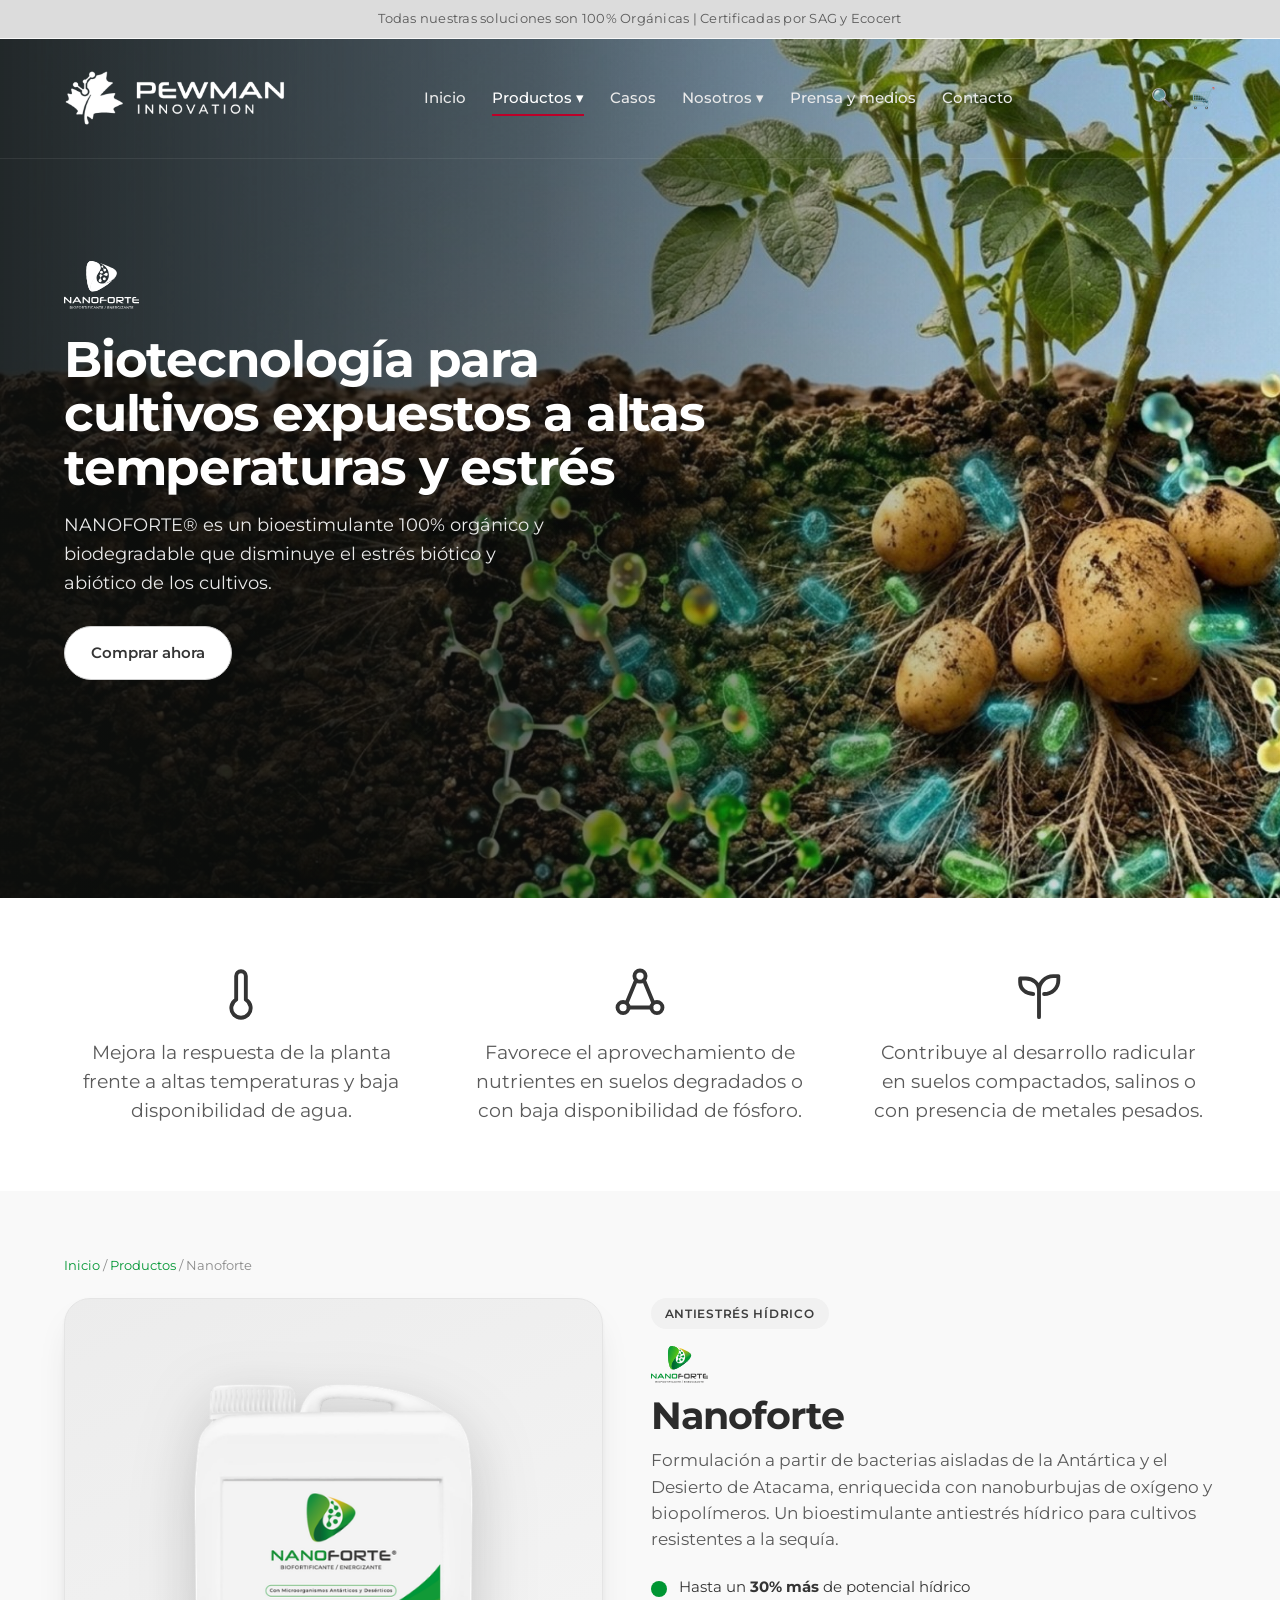
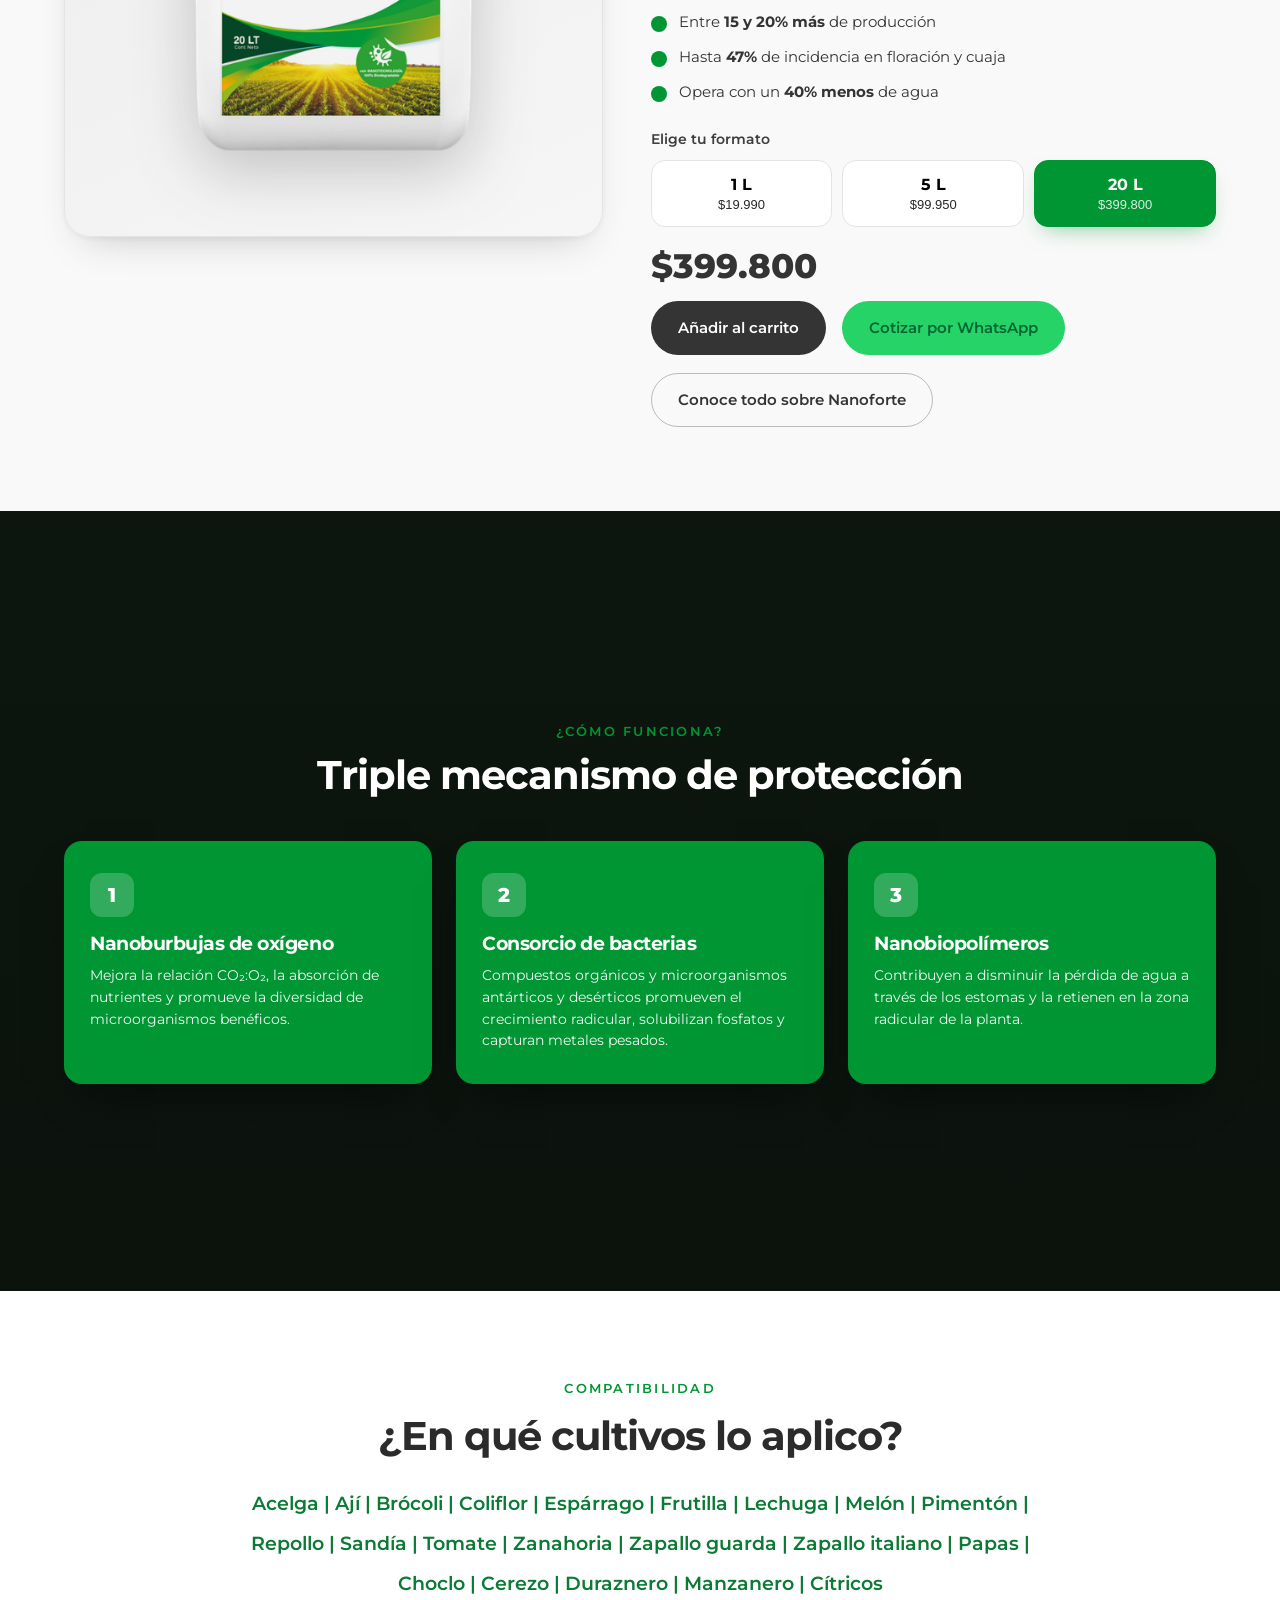
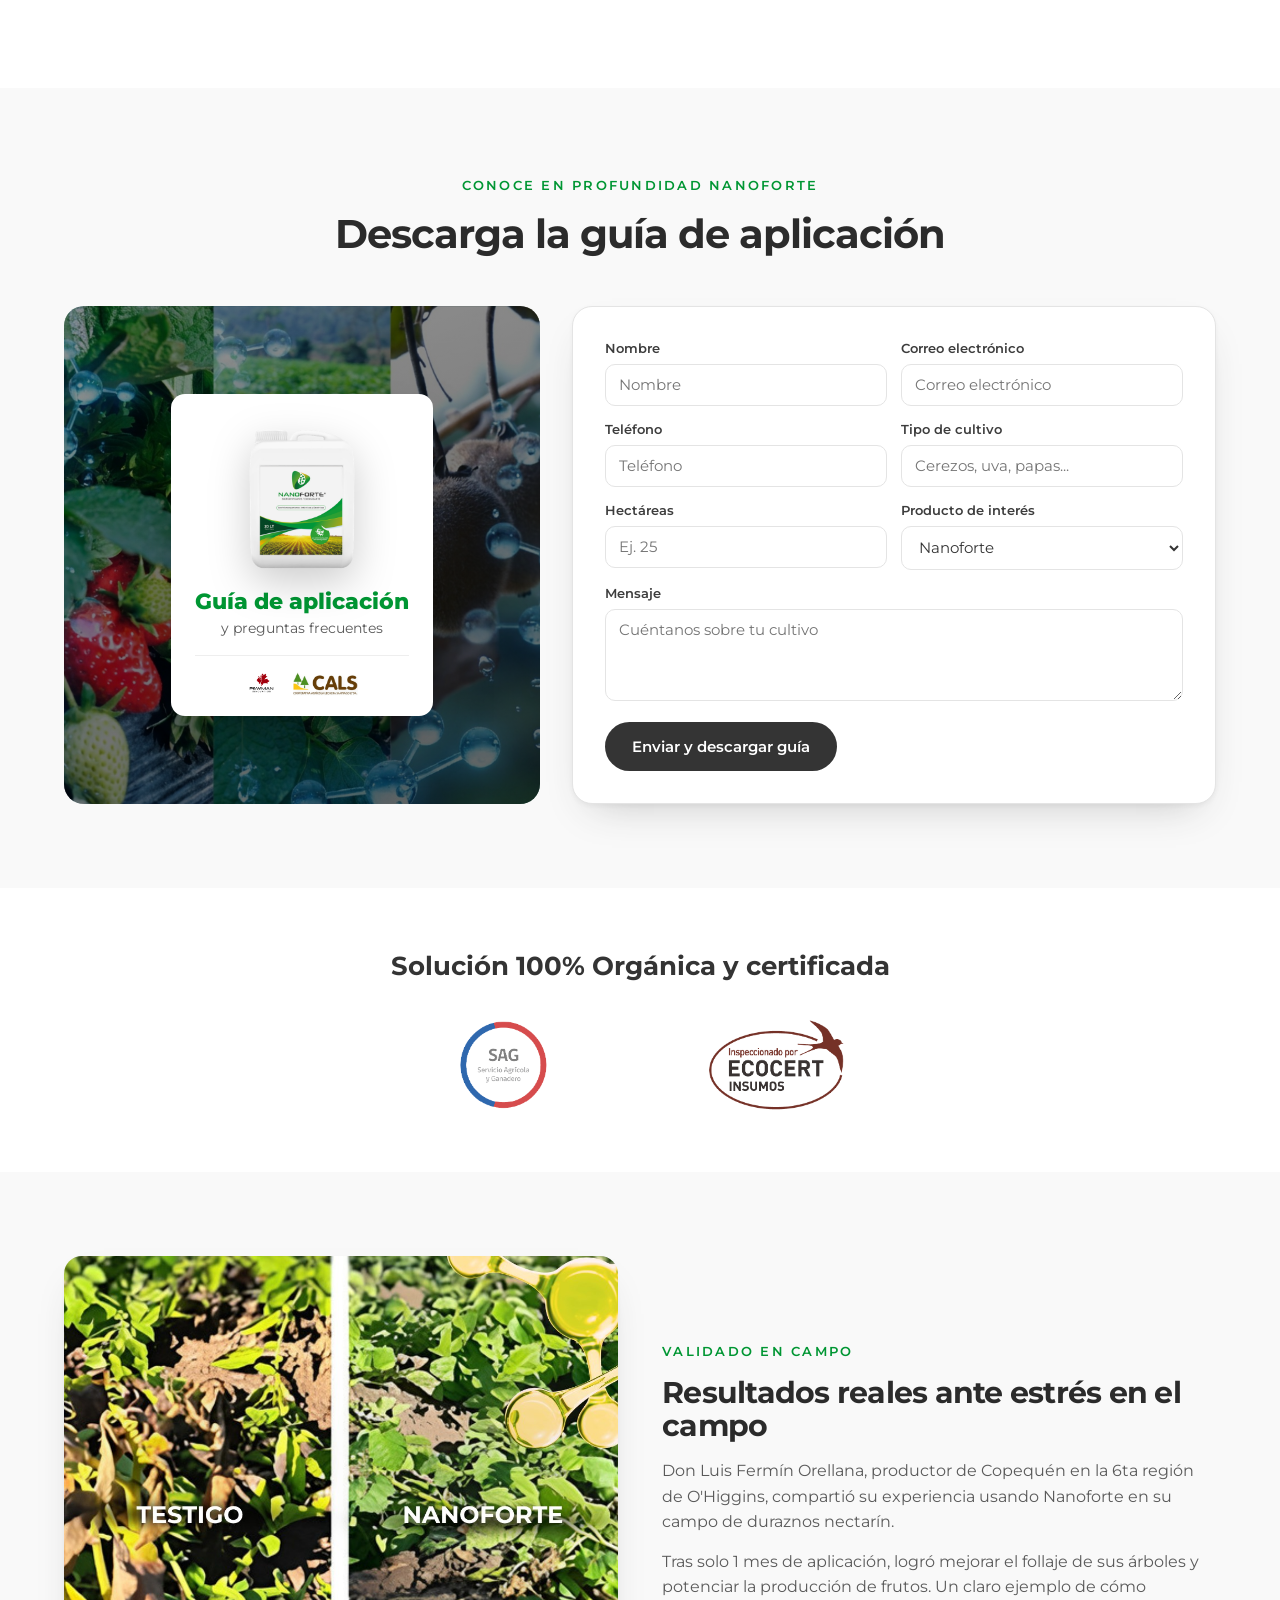
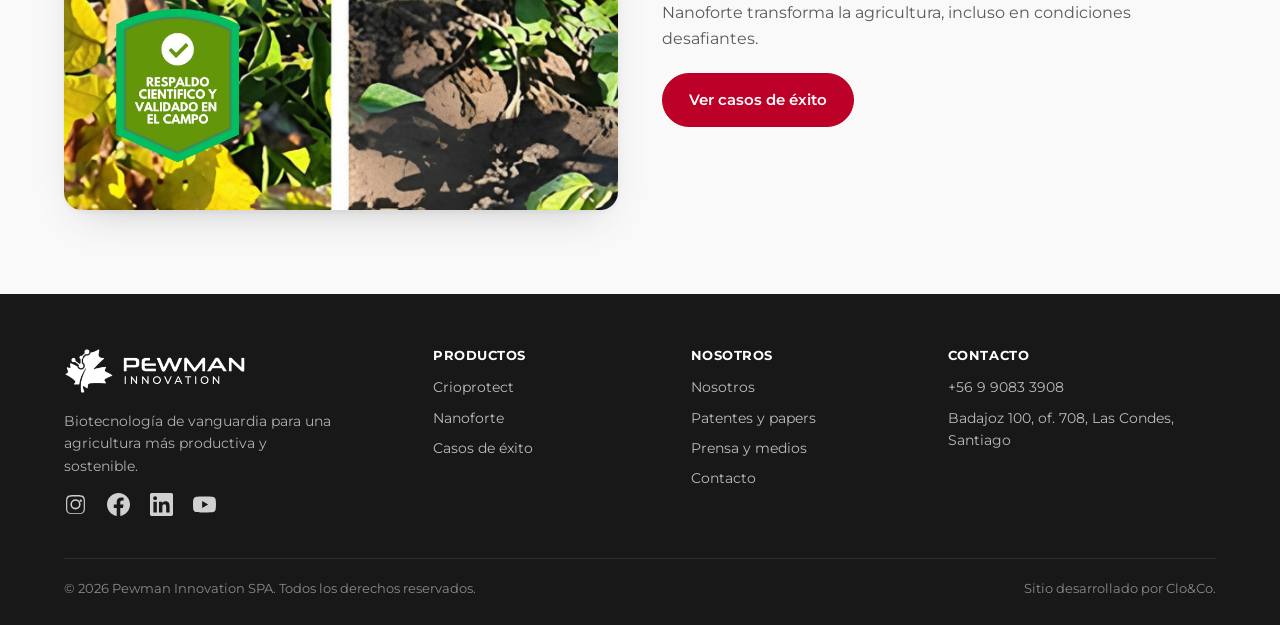
<file: nanoforte.html>
<!DOCTYPE html>
<html lang="es">
<head>
<meta charset="UTF-8">
<meta name="viewport" content="width=device-width, initial-scale=1.0">
<title>Nanoforte | Pewman Innovation</title>
<meta name="robots" content="noindex">
<link rel="canonical" href="nanoforte-general.html">
<meta http-equiv="refresh" content="0; url=nanoforte-general.html">
<script>window.location.replace('nanoforte-general.html'+window.location.hash);</script>
</head>
<body>
<p>Redirigiendo a <a href="nanoforte-general.html">la página de Nanoforte</a>&hellip;</p>
</body>
</html>
</file>
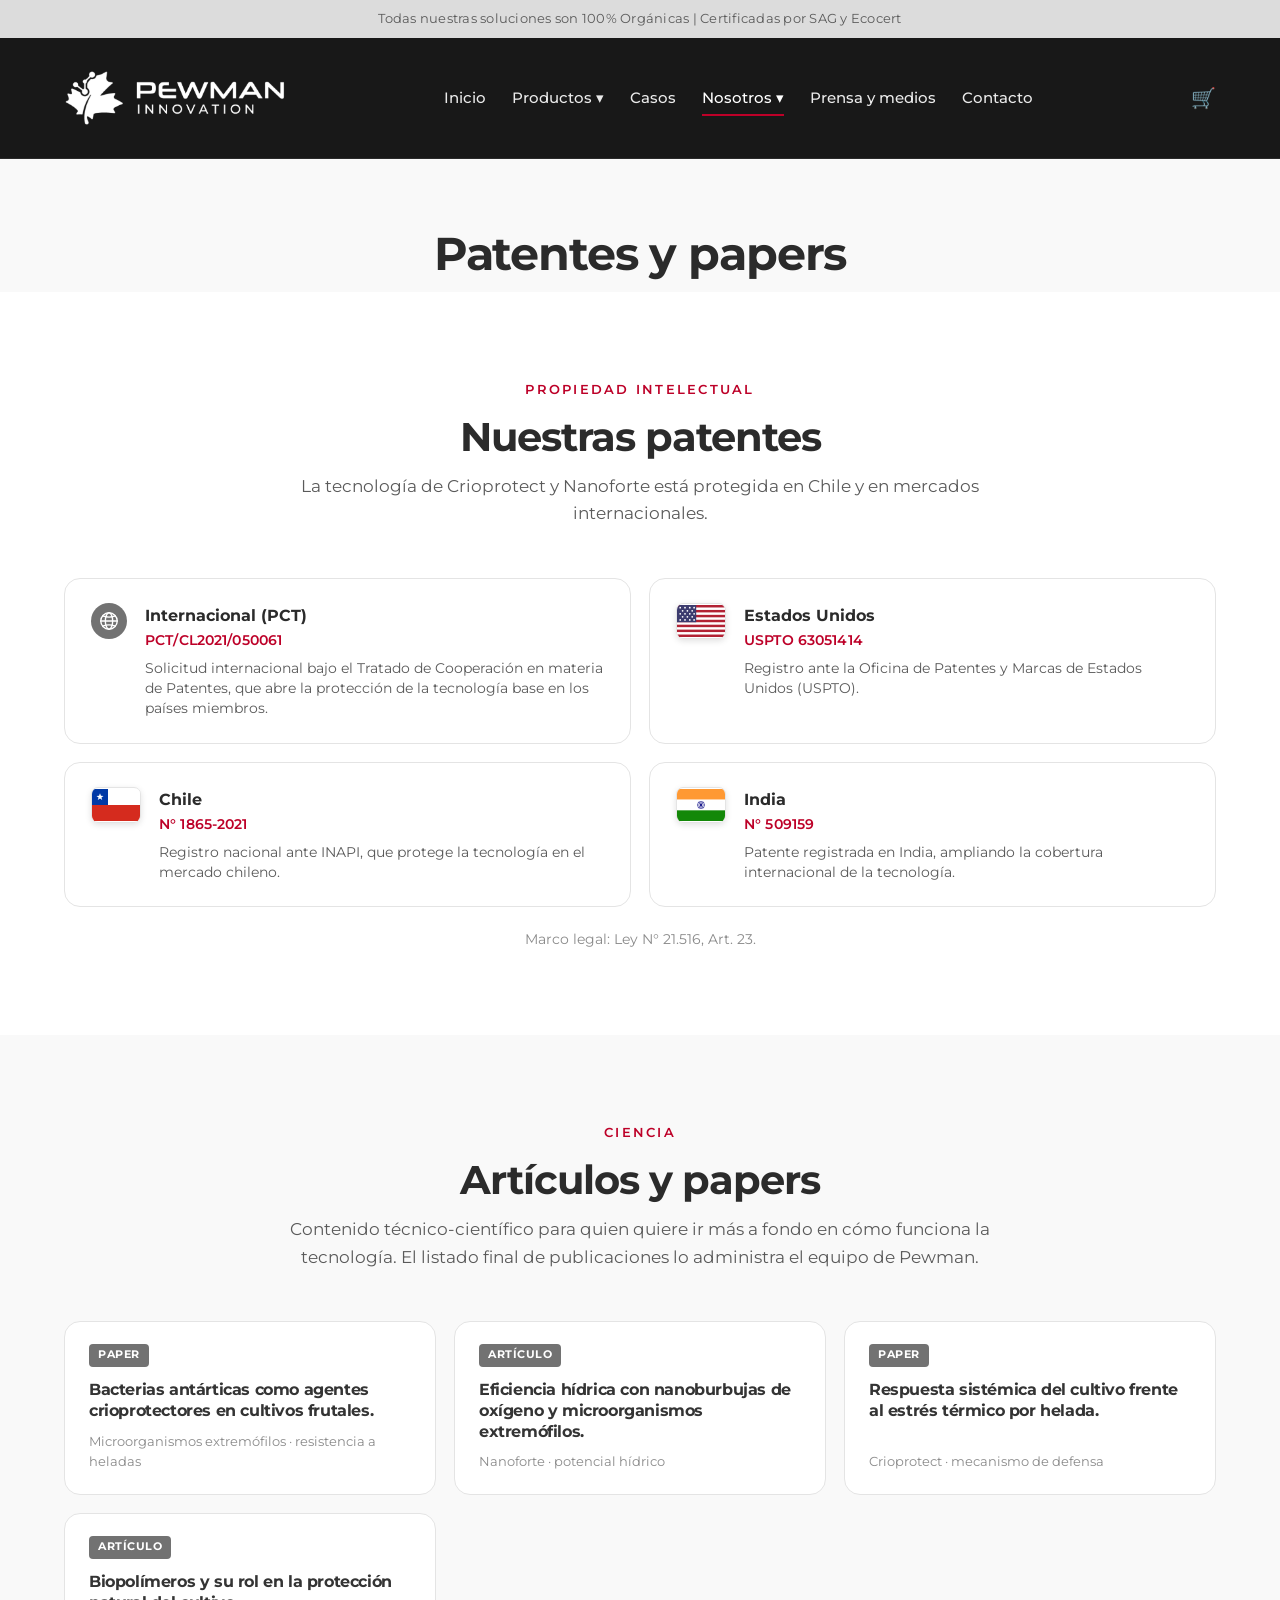
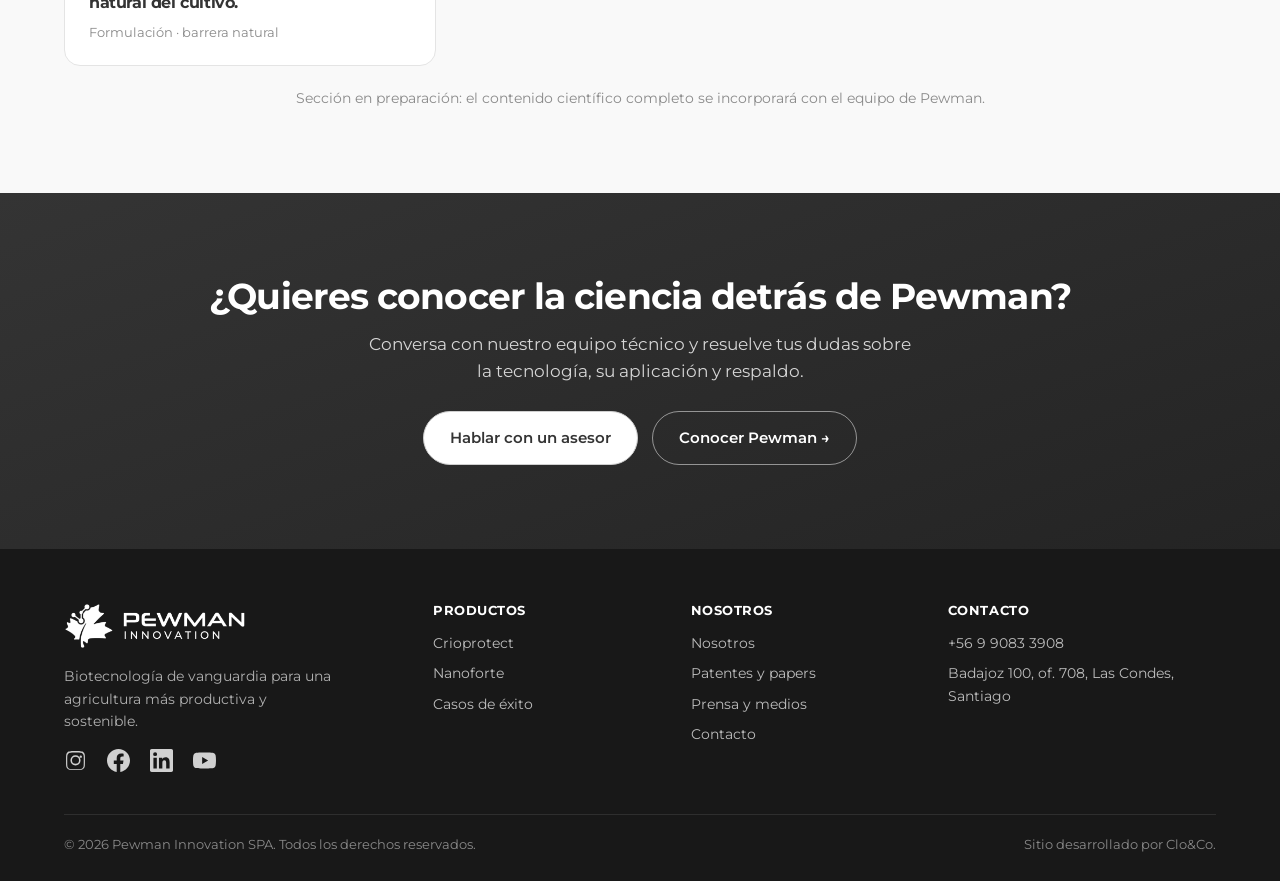
<file: patentes-papers.html>
<!DOCTYPE html>
<html lang="es">
<head>
<meta charset="UTF-8">
<meta name="viewport" content="width=device-width, initial-scale=1.0">
<title>Patentes y papers | Pewman Innovation</title>
<meta name="description" content="Propiedad intelectual y respaldo científico de Pewman Innovation: patentes en Chile, USA, India e internacional, y artículos científicos sobre biotecnología agrícola.">
<link rel="icon" href="img/iso-pewman.png">
<link rel="preconnect" href="https://fonts.googleapis.com">
<link rel="preconnect" href="https://fonts.gstatic.com" crossorigin>
<link href="https://fonts.googleapis.com/css2?family=Montserrat:wght@400;500;600;700;800&display=swap" rel="stylesheet">
<link rel="stylesheet" href="styles.css">
<style>
  /* Patentes */
  .pat-grid{display:grid;grid-template-columns:repeat(2,1fr);gap:18px}
  @media(max-width:720px){.pat-grid{grid-template-columns:1fr}}
  .pat{display:flex;gap:18px;align-items:flex-start;background:#fff;border:1px solid var(--linea);border-radius:16px;padding:24px 26px}
  .pat .ic{width:50px;height:36px;border-radius:7px;overflow:hidden;flex:none;border:1px solid var(--linea);box-shadow:0 2px 6px rgba(0,0,0,.12);font-size:0}
  .pat .ic svg{width:100%;height:100%;display:block}
  .pat .ic.intl{width:36px;height:36px;border-radius:50%;background:#727272;border:none;box-shadow:none;display:flex;align-items:center;justify-content:center}
  .pat .ic.intl svg{width:22px;height:22px}
  .pat .juris{font-family:var(--display);font-weight:700;font-size:16px;color:var(--v900)}
  .pat .num{font-size:13.5px;color:var(--v500);font-weight:600;margin:2px 0 6px;letter-spacing:.01em}
  .pat .desc{font-size:13.5px;color:var(--tinta2);line-height:1.5}
  .legal-note{margin-top:22px;font-size:13.5px;color:var(--gris);text-align:center}
  /* Papers */
  .paper-grid{display:grid;grid-template-columns:repeat(3,1fr);gap:18px}
  @media(max-width:860px){.paper-grid{grid-template-columns:1fr 1fr}}
  @media(max-width:560px){.paper-grid{grid-template-columns:1fr}}
  .paper{display:flex;flex-direction:column;background:#fff;border:1px solid var(--linea);border-radius:16px;padding:22px 24px;transition:.2s;height:100%}
  .paper:hover{box-shadow:var(--sh);transform:translateY(-3px);border-color:#cfcfcf}
  .paper .tag{display:inline-block;align-self:flex-start;font-family:var(--display);font-weight:700;font-size:10.5px;letter-spacing:.05em;text-transform:uppercase;color:#fff;background:#727272;padding:3px 9px;border-radius:4px;margin-bottom:12px}
  .paper h3{font-size:16px;color:var(--v800);line-height:1.32;margin-bottom:10px}
  .paper .meta{font-size:12.5px;color:var(--gris);margin-top:auto}
</style>
</head>
<body>

<div class="topbar"><div class="wrap">
  <span class="l">Todas nuestras soluciones son 100% Orgánicas | Certificadas por SAG y Ecocert</span>
</div></div>

<header><div class="wrap">
  <a class="logo" href="home.html"><img src="img/logo-pewman-hz.png" alt="Pewman Innovation"></a>
  <nav class="main">
    <a href="home.html">Inicio</a>
    <div class="dd"><a role="button" tabindex="0" style="cursor:pointer" aria-haspopup="true">Productos &#9662;</a>
      <div class="dd-menu"><a href="crioprotect-general.html">Crioprotect</a><a href="nanoforte-general.html">Nanoforte</a></div>
    </div>
    <a href="casos.html">Casos</a>
    <div class="dd"><a href="empresa.html" class="active">Nosotros &#9662;</a>
      <div class="dd-menu"><a href="empresa.html">Nosotros</a><a href="patentes-papers.html" class="active">Patentes y papers</a><a href="terminos.html">Términos y condiciones</a></div>
    </div>
    <a href="prensa.html">Prensa y medios</a>
    <a href="contacto.html">Contacto</a>
  </nav>
  <div class="header-cta"><button class="hamb" aria-label="Abrir menu" aria-expanded="false" onclick="var h=this.closest('header');this.setAttribute('aria-expanded',h.classList.toggle('mnav-open'))"><span></span><span></span><span></span></button>
    <a class="cart" href="#" title="Carrito" aria-label="Carro de compras">&#128722;</a>
  </div>
</div></header>

<!-- TITULO -->
<section style="padding:70px 0 12px;text-align:center">
  <div class="wrap"><h1 style="font-size:clamp(32px,4.5vw,46px);color:var(--v900)">Patentes y papers</h1></div>
</section>

<!-- PATENTES -->
<section class="section-light">
  <div class="wrap">
    <div class="sec-head"><span class="eyebrow">Propiedad intelectual</span>
      <h2>Nuestras patentes</h2>
      <p>La tecnología de Crioprotect y Nanoforte está protegida en Chile y en mercados internacionales.</p></div>
    <div class="pat-grid">
      <div class="pat"><div class="ic intl" aria-label="Internacional" title="Internacional"><svg viewBox="0 0 24 24" fill="none" stroke="#fff" stroke-width="1.5" stroke-linecap="round" aria-hidden="true"><circle cx="12" cy="12" r="9"/><ellipse cx="12" cy="12" rx="4" ry="9"/><line x1="3" y1="12" x2="21" y2="12"/><path d="M5 6.5 Q12 9 19 6.5"/><path d="M5 17.5 Q12 15 19 17.5"/></svg></div><div><div class="juris">Internacional (PCT)</div><div class="num">PCT/CL2021/050061</div><p class="desc">Solicitud internacional bajo el Tratado de Cooperación en materia de Patentes, que abre la protección de la tecnología base en los países miembros.</p></div></div>
      <div class="pat"><div class="ic" aria-label="Bandera de Estados Unidos" title="Estados Unidos"><svg viewBox="0 0 30 20" xmlns="http://www.w3.org/2000/svg" aria-hidden="true"><rect width="30" height="20" fill="#fff"/><rect width="30" height="1.54" y="0" fill="#B22234"/><rect width="30" height="1.54" y="3.08" fill="#B22234"/><rect width="30" height="1.54" y="6.15" fill="#B22234"/><rect width="30" height="1.54" y="9.23" fill="#B22234"/><rect width="30" height="1.54" y="12.31" fill="#B22234"/><rect width="30" height="1.54" y="15.38" fill="#B22234"/><rect width="30" height="1.54" y="18.46" fill="#B22234"/><rect width="12" height="10.77" fill="#3C3B6E"/><circle cx="2" cy="1.7" r="0.55" fill="#fff"/><circle cx="5" cy="1.7" r="0.55" fill="#fff"/><circle cx="8" cy="1.7" r="0.55" fill="#fff"/><circle cx="10.7" cy="1.7" r="0.55" fill="#fff"/><circle cx="3.5" cy="3.6" r="0.55" fill="#fff"/><circle cx="6.5" cy="3.6" r="0.55" fill="#fff"/><circle cx="9.5" cy="3.6" r="0.55" fill="#fff"/><circle cx="2" cy="5.5" r="0.55" fill="#fff"/><circle cx="5" cy="5.5" r="0.55" fill="#fff"/><circle cx="8" cy="5.5" r="0.55" fill="#fff"/><circle cx="10.7" cy="5.5" r="0.55" fill="#fff"/><circle cx="3.5" cy="7.4" r="0.55" fill="#fff"/><circle cx="6.5" cy="7.4" r="0.55" fill="#fff"/><circle cx="9.5" cy="7.4" r="0.55" fill="#fff"/><circle cx="2" cy="9.3" r="0.55" fill="#fff"/><circle cx="5" cy="9.3" r="0.55" fill="#fff"/><circle cx="8" cy="9.3" r="0.55" fill="#fff"/><circle cx="10.7" cy="9.3" r="0.55" fill="#fff"/></svg></div><div><div class="juris">Estados Unidos</div><div class="num">USPTO 63051414</div><p class="desc">Registro ante la Oficina de Patentes y Marcas de Estados Unidos (USPTO).</p></div></div>
      <div class="pat"><div class="ic" aria-label="Bandera de Chile" title="Chile"><svg viewBox="0 0 30 20" xmlns="http://www.w3.org/2000/svg" aria-hidden="true"><rect width="30" height="20" fill="#fff"/><rect width="30" height="10" y="10" fill="#D52B1E"/><rect width="10" height="10" fill="#0039A6"/><polygon points="5,2.7 5.6,4.2 7.2,4.3 5.9,5.3 6.4,6.9 5,6 3.6,6.9 4.1,5.3 2.8,4.3 4.4,4.2" fill="#fff"/></svg></div><div><div class="juris">Chile</div><div class="num">N° 1865-2021</div><p class="desc">Registro nacional ante INAPI, que protege la tecnología en el mercado chileno.</p></div></div>
      <div class="pat"><div class="ic" aria-label="Bandera de India" title="India"><svg viewBox="0 0 30 20" xmlns="http://www.w3.org/2000/svg" aria-hidden="true"><rect width="30" height="6.67" y="0" fill="#FF9933"/><rect width="30" height="6.67" y="6.67" fill="#fff"/><rect width="30" height="6.67" y="13.33" fill="#138808"/><circle cx="15" cy="10" r="2.2" fill="none" stroke="#000080" stroke-width="0.35"/><circle cx="15" cy="10" r="0.4" fill="#000080"/><g stroke="#000080" stroke-width="0.3"><line x1="15" y1="7.8" x2="15" y2="12.2"/><line x1="12.8" y1="10" x2="17.2" y2="10"/><line x1="13.4" y1="8.4" x2="16.6" y2="11.6"/><line x1="16.6" y1="8.4" x2="13.4" y2="11.6"/><line x1="13.9" y1="7.9" x2="16.1" y2="12.1"/><line x1="16.1" y1="7.9" x2="13.9" y2="12.1"/></g></svg></div><div><div class="juris">India</div><div class="num">N° 509159</div><p class="desc">Patente registrada en India, ampliando la cobertura internacional de la tecnología.</p></div></div>
    </div>
    <p class="legal-note">Marco legal: Ley N° 21.516, Art. 23.</p>
  </div>
</section>

<!-- PAPERS / ARTICULOS CIENTIFICOS -->
<section class="section-cream">
  <div class="wrap">
    <div class="sec-head"><span class="eyebrow">Ciencia</span>
      <h2>Artículos y papers</h2>
      <p>Contenido técnico-científico para quien quiere ir más a fondo en cómo funciona la tecnología. El listado final de publicaciones lo administra el equipo de Pewman.</p></div>
    <div class="paper-grid">
      <div class="paper"><span class="tag">Paper</span><h3>Bacterias antárticas como agentes crioprotectores en cultivos frutales.</h3><div class="meta">Microorganismos extremófilos · resistencia a heladas</div></div>
      <div class="paper"><span class="tag">Artículo</span><h3>Eficiencia hídrica con nanoburbujas de oxígeno y microorganismos extremófilos.</h3><div class="meta">Nanoforte · potencial hídrico</div></div>
      <div class="paper"><span class="tag">Paper</span><h3>Respuesta sistémica del cultivo frente al estrés térmico por helada.</h3><div class="meta">Crioprotect · mecanismo de defensa</div></div>
      <div class="paper"><span class="tag">Artículo</span><h3>Biopolímeros y su rol en la protección natural del cultivo.</h3><div class="meta">Formulación · barrera natural</div></div>
    </div>
    <p class="legal-note">Sección en preparación: el contenido científico completo se incorporará con el equipo de Pewman.</p>
  </div>
</section>

<!-- CTA -->
<section class="cta-band">
  <div class="wrap">
    <h2>¿Quieres conocer la ciencia detrás de Pewman?</h2>
    <p>Conversa con nuestro equipo técnico y resuelve tus dudas sobre la tecnología, su aplicación y respaldo.</p>
    <div class="cta">
      <a class="btn btn-light" href="https://api.whatsapp.com/send/?phone=56990833908" target="_blank" rel="noopener">Hablar con un asesor</a>
      <a class="btn btn-ghost" style="color:#fff;border-color:rgba(255,255,255,.5)" href="empresa.html">Conocer Pewman &rarr;</a>
    </div>
  </div>
</section>

<!-- FOOTER -->
<footer class="site">
  <div class="wrap">
    <div class="fgrid">
      <div><a class="logo" href="home.html"><img src="img/logo-pewman-hz.png" alt="Pewman Innovation"></a>
        <p style="max-width:280px;font-size:14px">Biotecnología de vanguardia para una agricultura más productiva y sostenible.</p>
        <div class="soc">
          <a href="https://www.instagram.com/pewmaninnovation" target="_blank" rel="noopener" aria-label="Instagram"><svg viewBox="0 0 24 24" width="18" height="18" fill="currentColor" aria-hidden="true"><path d="M12 2.16c3.2 0 3.58.01 4.85.07 1.17.05 1.8.25 2.23.42.56.22.96.48 1.38.9.42.42.68.82.9 1.38.16.43.36 1.06.41 2.23.06 1.27.07 1.65.07 4.85s-.01 3.58-.07 4.85c-.05 1.17-.25 1.8-.41 2.23-.22.56-.48.96-.9 1.38-.42.42-.82.68-1.38.9-.43.16-1.06.36-2.23.41-1.27.06-1.65.07-4.85.07s-3.58-.01-4.85-.07c-1.17-.05-1.8-.25-2.23-.41-.56-.22-.96-.48-1.38-.9-.42-.42-.68-.82-.9-1.38-.16-.43-.36-1.06-.41-2.23-.06-1.27-.07-1.65-.07-4.85s.01-3.58.07-4.85c.05-1.17.25-1.8.41-2.23.22-.56.48-.96.9-1.38.42-.42.82-.68 1.38-.9.43-.16 1.06-.36 2.23-.41C8.42 2.17 8.8 2.16 12 2.16zm0 1.62c-3.15 0-3.52.01-4.76.07-.9.04-1.39.19-1.71.32-.43.17-.74.37-1.06.69-.32.32-.52.63-.69 1.06-.13.32-.28.81-.32 1.71-.06 1.24-.07 1.61-.07 4.76s.01 3.52.07 4.76c.04.9.19 1.39.32 1.71.17.43.37.74.69 1.06.32.32.63.52 1.06.69.32.13.81.28 1.71.32 1.24.06 1.61.07 4.76.07s3.52-.01 4.76-.07c.9-.04 1.39-.19 1.71-.32.43-.17.74-.37 1.06-.69.32-.32.52-.63.69-1.06.13-.32.28-.81.32-1.71.06-1.24.07-1.61.07-4.76s-.01-3.52-.07-4.76c-.04-.9-.19-1.39-.32-1.71-.17-.43-.37-.74-.69-1.06-.32-.32-.63-.52-1.06-.69-.32-.13-.81-.28-1.71-.32-1.24-.06-1.61-.07-4.76-.07zm0 2.76a5.3 5.3 0 110 10.6 5.3 5.3 0 010-10.6zm0 1.62a3.68 3.68 0 100 7.36 3.68 3.68 0 000-7.36zm5.5-1.39a1.24 1.24 0 110 2.48 1.24 1.24 0 010-2.48z"/></svg></a>
          <a href="https://www.facebook.com/pewmaninnovation" target="_blank" rel="noopener" aria-label="Facebook"><svg viewBox="0 0 24 24" width="18" height="18" fill="currentColor" aria-hidden="true"><path d="M24 12.07C24 5.4 18.63 0 12 0S0 5.4 0 12.07C0 18.1 4.39 23.1 10.13 24v-8.44H7.08v-3.49h3.05V9.41c0-3.02 1.79-4.69 4.53-4.69 1.31 0 2.68.24 2.68.24v2.97h-1.51c-1.49 0-1.96.93-1.96 1.87v2.25h3.33l-.53 3.49h-2.8V24C19.61 23.1 24 18.1 24 12.07z"/></svg></a>
          <a href="https://www.linkedin.com/company/pewman-innovation" target="_blank" rel="noopener" aria-label="LinkedIn"><svg viewBox="0 0 24 24" width="18" height="18" fill="currentColor" aria-hidden="true"><path d="M20.45 20.45h-3.56v-5.57c0-1.33-.03-3.04-1.85-3.04-1.85 0-2.14 1.45-2.14 2.94v5.67H9.35V9h3.42v1.56h.05c.48-.9 1.64-1.85 3.37-1.85 3.6 0 4.27 2.37 4.27 5.46v6.28zM5.34 7.43a2.07 2.07 0 110-4.14 2.07 2.07 0 010 4.14zM7.12 20.45H3.56V9h3.56v11.45zM22.22 0H1.77C.79 0 0 .77 0 1.73v20.54C0 23.23.79 24 1.77 24h20.45c.98 0 1.78-.77 1.78-1.73V1.73C24 .77 23.2 0 22.22 0z"/></svg></a>
          <a href="https://www.youtube.com/@PewmanInnovation" target="_blank" rel="noopener" aria-label="YouTube"><svg viewBox="0 0 24 24" width="18" height="18" fill="currentColor" aria-hidden="true"><path d="M23.5 6.19a3.02 3.02 0 00-2.12-2.14C19.5 3.55 12 3.55 12 3.55s-7.5 0-9.38.5A3.02 3.02 0 00.5 6.19C0 8.08 0 12 0 12s0 3.92.5 5.81a3.02 3.02 0 002.12 2.14c1.88.5 9.38.5 9.38.5s7.5 0 9.38-.5a3.02 3.02 0 002.12-2.14C24 15.92 24 12 24 12s0-3.92-.5-5.81zM9.55 15.57V8.43L15.82 12l-6.27 3.57z"/></svg></a>
        </div>
      </div>
      <div><h4>Productos</h4><a href="crioprotect-general.html">Crioprotect</a><a href="nanoforte-general.html">Nanoforte</a><a href="casos.html">Casos de éxito</a></div>
      <div><h4>Nosotros</h4><a href="empresa.html">Nosotros</a><a href="patentes-papers.html">Patentes y papers</a><a href="prensa.html">Prensa y medios</a><a href="contacto.html">Contacto</a></div>
      <div><h4>Contacto</h4>
        <a href="https://api.whatsapp.com/send/?phone=56990833908" target="_blank" rel="noopener">+56 9 9083 3908</a>
        <a href="contacto.html">Badajoz 100, of. 708, Las Condes, Santiago</a>
      </div>
    </div>
  </div>
  <div class="wrap">
    <div class="fbot">
      <span>&copy; 2026 Pewman Innovation SPA. Todos los derechos reservados.</span>
      <span>Sitio desarrollado por Clo&amp;Co.</span>
    </div>
  </div>
</footer>

</body>
</html>
</file>
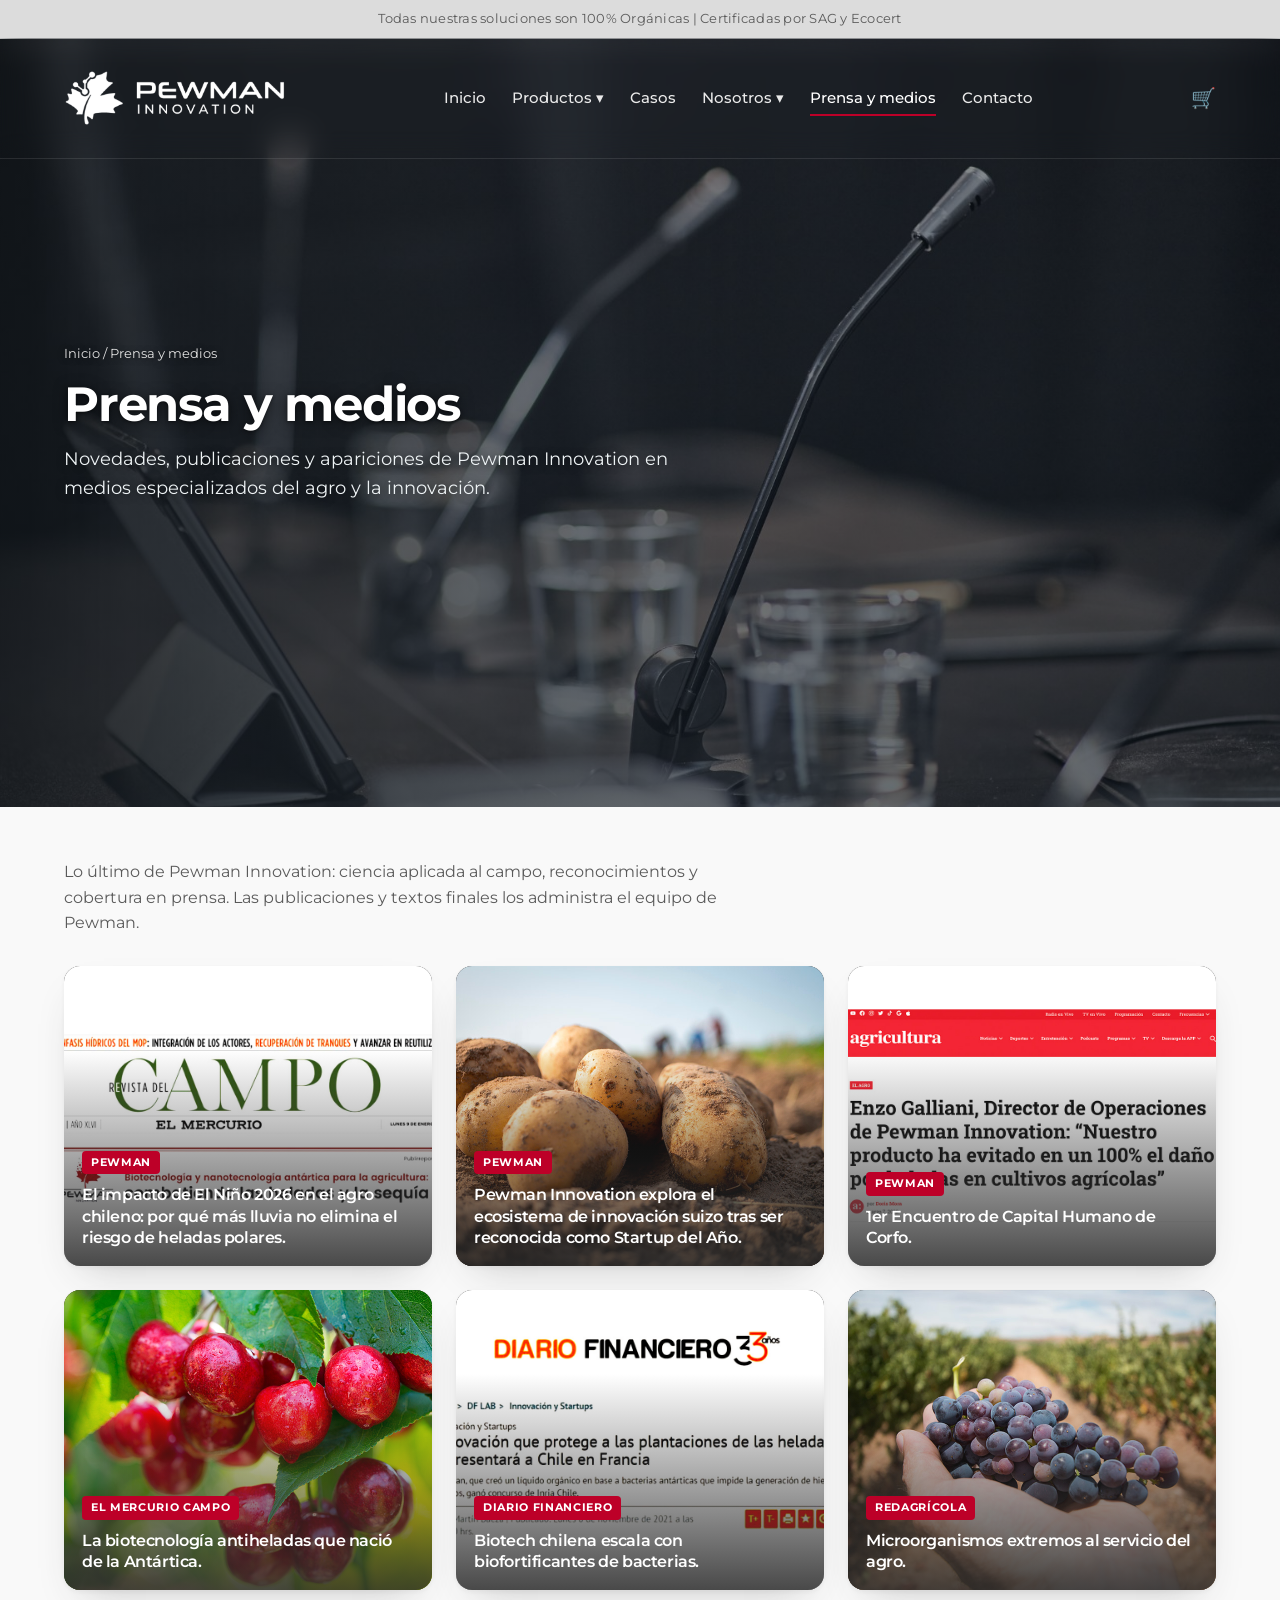
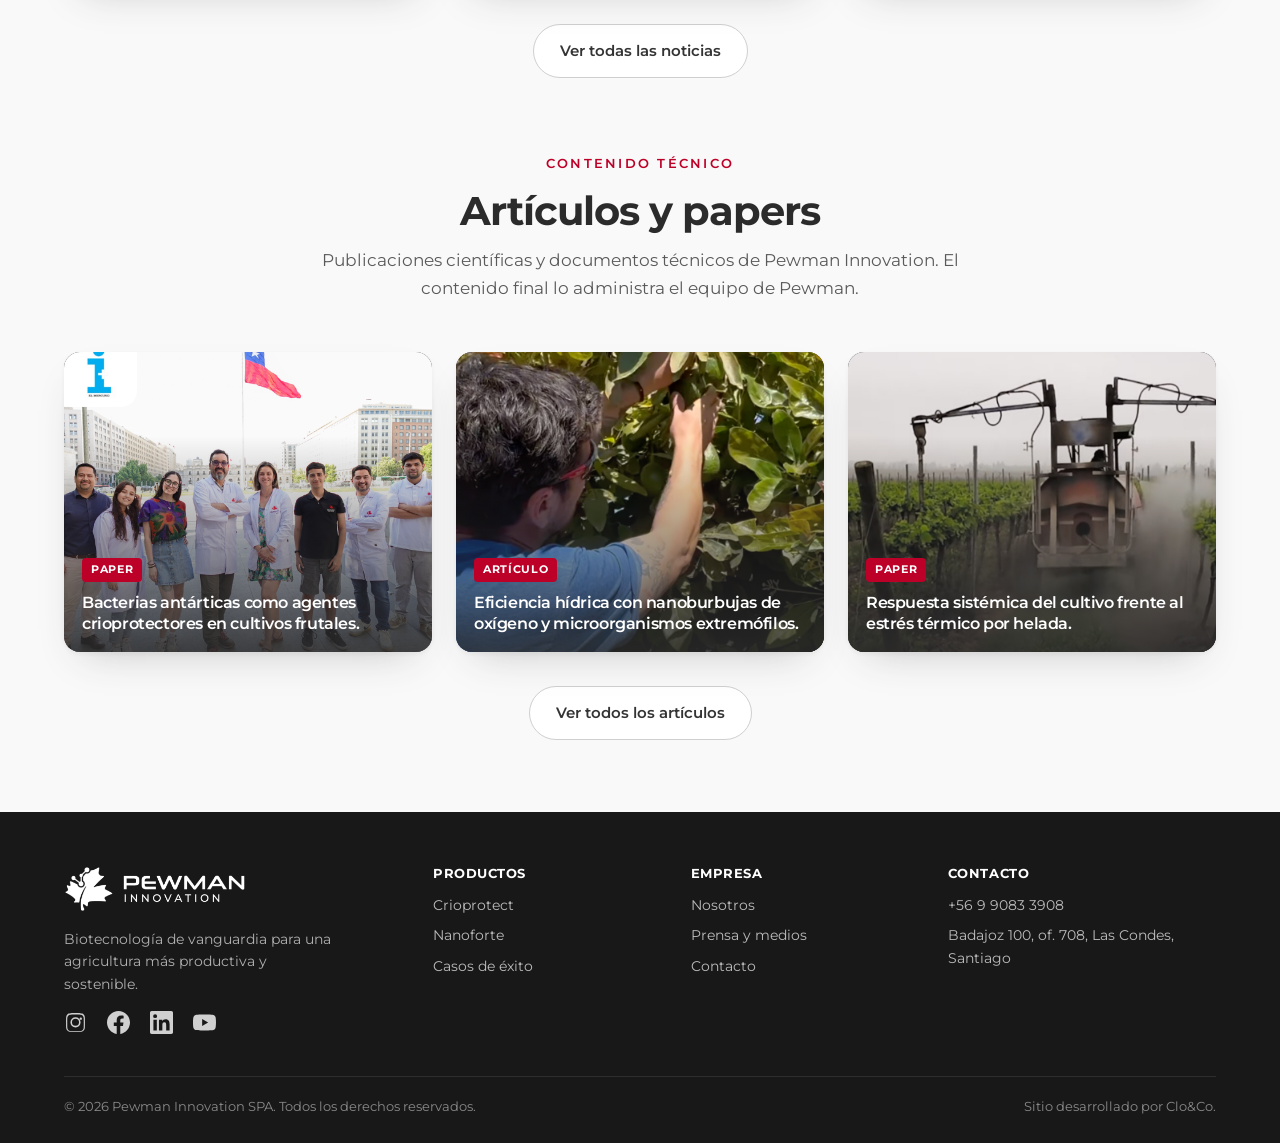
<file: prensa.html>
<!DOCTYPE html>
<html lang="es">
<head>
<meta charset="UTF-8">
<meta name="viewport" content="width=device-width, initial-scale=1.0">
<title>Prensa y medios | Pewman Innovation</title>
<meta name="description" content="Novedades, publicaciones y apariciones de Pewman Innovation en medios especializados del agro y la innovación: heladas, biotecnología y microorganismos extremos.">
<link rel="icon" href="img/iso-pewman.png">
<link rel="preconnect" href="https://fonts.googleapis.com">
<link rel="preconnect" href="https://fonts.gstatic.com" crossorigin>
<link href="https://fonts.googleapis.com/css2?family=Montserrat:wght@400;500;600;700;800&display=swap" rel="stylesheet">
<link rel="stylesheet" href="styles.css">
<style>
  /* Header transparente sobre el hero, sólido al hacer scroll (igual que empresa/casos/home) */
  header{background:transparent;border-bottom:1px solid rgba(255,255,255,.10);transition:background .3s ease,border-color .3s ease}
  header.scrolled{background:rgba(24,24,24,.96);backdrop-filter:blur(12px)}
  /* Hero de Prensa: imagen full-bleed con zoom lento, bajo el menu transparente */
  .page-hero{position:relative;overflow:hidden;min-height:clamp(560px,60vw,860px);display:flex;align-items:center;padding:0;margin-top:-120px;background:#101820}
  .page-hero__bg{position:absolute;inset:0;width:100%;height:100%;object-fit:cover;z-index:0;animation:heroZoom 20s ease-out infinite alternate}
  .page-hero::after{content:"";position:absolute;inset:0;z-index:1;background:linear-gradient(180deg,rgba(16,24,32,.48),rgba(16,24,32,.64))}
  .page-hero .wrap{position:relative;z-index:2;width:100%}
  .page-hero h1{color:#fff;text-shadow:0 2px 14px rgba(0,0,0,.55),0 1px 3px rgba(0,0,0,.45)}
  .page-hero p{color:#eef3f5;text-shadow:0 1px 8px rgba(0,0,0,.55)}
  .page-hero .eyebrow{text-shadow:0 1px 6px rgba(0,0,0,.5)}
  .page-hero .breadcrumb,.page-hero .breadcrumb a{color:#e2e2e2;text-shadow:0 1px 6px rgba(0,0,0,.5)}
  @keyframes heroZoom{from{transform:scale(1)}to{transform:scale(1.025)}}
  @media(max-width:820px){.page-hero{min-height:clamp(460px,86vw,600px)}}
  .news-wrap{padding:52px 0 72px}
  .news-grid{display:grid;grid-template-columns:repeat(3,1fr);gap:24px}
  .ncard{display:block;border-radius:16px;overflow:hidden;position:relative;height:300px;box-shadow:var(--sh);background:#222}
  .ncard img{width:100%;height:100%;object-fit:cover;transition:.4s}
  .ncard:hover img{transform:scale(1.05)}
  .ncard::after{content:"";position:absolute;inset:0;background:linear-gradient(transparent 28%,rgba(43,43,43,.86));transition:.3s}
  .ncard:hover::after{background:linear-gradient(transparent 18%,rgba(43,43,43,.72))}
  .ncard .meta{position:absolute;left:0;right:0;bottom:0;z-index:2;padding:26px 18px 18px;color:#fff}
  .ncard .src{display:inline-block;font-size:11px;font-weight:700;text-transform:uppercase;letter-spacing:.06em;background:var(--v500);padding:3px 9px;border-radius:4px;margin-bottom:10px}
  .ncard h3{font-family:var(--display);font-size:16px;color:#fff;line-height:1.32;font-weight:600}
  .news-intro{max-width:680px;margin-bottom:30px}
  @media(max-width:860px){.news-grid{grid-template-columns:1fr 1fr}}
  @media(max-width:560px){.news-grid{grid-template-columns:1fr}}
</style>
</head>
<body>

<div class="topbar"><div class="wrap">
  <span class="l">Todas nuestras soluciones son 100% Orgánicas | Certificadas por SAG y Ecocert</span>
</div></div>

<header><div class="wrap">
  <a class="logo" href="home.html"><img src="img/logo-pewman-hz.png" alt="Pewman Innovation"></a>
  <nav class="main">
    <a href="home.html">Inicio</a>
    <div class="dd"><a role="button" tabindex="0" style="cursor:pointer" aria-haspopup="true">Productos ▾</a>
      <div class="dd-menu"><a href="crioprotect-general.html">Crioprotect</a><a href="nanoforte-general.html">Nanoforte</a></div>
    </div>
    <a href="casos.html">Casos</a>
    <div class="dd"><a href="empresa.html">Nosotros ▾</a>
      <div class="dd-menu"><a href="empresa.html">Nosotros</a><a href="patentes-papers.html">Patentes y papers</a><a href="terminos.html">Términos y condiciones</a></div>
    </div>
    <a href="prensa.html" class="active">Prensa y medios</a>
    <a href="contacto.html">Contacto</a>
  </nav>
  <div class="header-cta"><button class="hamb" aria-label="Abrir menu" aria-expanded="false" onclick="var h=this.closest('header');this.setAttribute('aria-expanded',h.classList.toggle('mnav-open'))"><span></span><span></span><span></span></button>
    <a class="cart" href="#" title="Carrito" aria-label="Carro de compras">🛒</a>
  </div>
</div></header>

<section class="page-hero">
  <img class="page-hero__bg" src="img/prensa-hero-microfonos.jpg" alt="Sala de prensa con micrófonos dispuestos sobre la mesa, lista para una conferencia">
  <div class="wrap">
    <div class="breadcrumb"><a href="home.html">Inicio</a> / Prensa y medios</div>
    <h1>Prensa y medios</h1>
    <p>Novedades, publicaciones y apariciones de Pewman Innovation en medios especializados del agro y la innovación.</p>
  </div>
</section>

<section class="news-wrap">
  <div class="wrap">
    <p class="news-intro" style="color:var(--tinta2)">Lo último de Pewman Innovation: ciencia aplicada al campo, reconocimientos y cobertura en prensa. Las publicaciones y textos finales los administra el equipo de Pewman.</p>
    <div class="news-grid">

      <a class="ncard" href="https://pewmaninnovation.net/el-impacto-de-el-nino-2026-en-el-agro-chileno-por-que-mas-lluvia-no-elimina-el-riesgo-de-heladas-polares/" target="_blank" rel="noopener">
        <img src="img/prensa-campo.jpg" alt="El Niño 2026 y el riesgo de heladas" loading="lazy">
        <div class="meta"><span class="src">Pewman</span><h3>El impacto de El Niño 2026 en el agro chileno: por qué más lluvia no elimina el riesgo de heladas polares.</h3></div>
      </a>

      <a class="ncard" href="https://pewmaninnovation.net/pewman-innovation-explora-el-ecosistema-de-innovacion-suizo-tras-ser-reconocida-como-startup-del-ano/" target="_blank" rel="noopener">
        <img src="img/caso-papas.jpg" alt="Pewman en el ecosistema de innovación suizo" loading="lazy">
        <div class="meta"><span class="src">Pewman</span><h3>Pewman Innovation explora el ecosistema de innovación suizo tras ser reconocida como Startup del Año.</h3></div>
      </a>

      <a class="ncard" href="https://pewmaninnovation.net/1er-encuentro-de-capital-humano-de-corfo/" target="_blank" rel="noopener">
        <img src="img/prensa-radio.jpg" alt="Encuentro de capital humano de Corfo" loading="lazy">
        <div class="meta"><span class="src">Pewman</span><h3>1er Encuentro de Capital Humano de Corfo.</h3></div>
      </a>

      <a class="ncard" href="#">
        <img src="img/caso-cerezas.jpg" alt="Nota El Mercurio Campo" loading="lazy">
        <div class="meta"><span class="src">El Mercurio Campo</span><h3>La biotecnología antiheladas que nació de la Antártica.</h3></div>
      </a>

      <a class="ncard" href="#">
        <img src="img/prensa-financiero.jpg" alt="Nota Diario Financiero" loading="lazy">
        <div class="meta"><span class="src">Diario Financiero</span><h3>Biotech chilena escala con biofortificantes de bacterias.</h3></div>
      </a>

      <a class="ncard" href="#">
        <img src="img/caso-uvas.jpg" alt="Nota Redagrícola" loading="lazy">
        <div class="meta"><span class="src">Redagrícola</span><h3>Microorganismos extremos al servicio del agro.</h3></div>
      </a>

    </div>
    <div style="text-align:center;margin-top:34px"><a class="btn btn-light" href="#">Ver todas las noticias</a></div>
  </div>
</section>

<!-- ARTÍCULOS / PAPERS -->
<section class="news-wrap" style="padding-top:0">
  <div class="wrap">
    <div class="sec-head"><span class="eyebrow">Contenido técnico</span><h2>Artículos y papers</h2><p>Publicaciones científicas y documentos técnicos de Pewman Innovation. El contenido final lo administra el equipo de Pewman.</p></div>
    <div class="news-grid">
      <a class="ncard" href="#"><img src="img/prensa-mercurio.png" alt="Artículo científico" loading="lazy"><div class="meta"><span class="src">Paper</span><h3>Bacterias antárticas como agentes crioprotectores en cultivos frutales.</h3></div></a>
      <a class="ncard" href="#"><img src="img/caso-frutal.png" alt="Artículo científico" loading="lazy"><div class="meta"><span class="src">Artículo</span><h3>Eficiencia hídrica con nanoburbujas de oxígeno y microorganismos extremófilos.</h3></div></a>
      <a class="ncard" href="#"><img src="img/caso-fumigacion.png" alt="Artículo científico" loading="lazy"><div class="meta"><span class="src">Paper</span><h3>Respuesta sistémica del cultivo frente al estrés térmico por helada.</h3></div></a>
    </div>
    <div style="text-align:center;margin-top:34px"><a class="btn btn-light" href="#">Ver todos los artículos</a></div>
  </div>
</section>

<footer class="site">
  <div class="wrap">
    <div class="fgrid">
      <div><a class="logo" href="home.html"><img src="img/logo-pewman-hz.png" alt="Pewman Innovation"></a>
        <p style="max-width:280px;font-size:14px">Biotecnología de vanguardia para una agricultura más productiva y sostenible.</p>
        <div class="soc">
          <a href="https://www.instagram.com/pewmaninnovation" target="_blank" rel="noopener" aria-label="Instagram"><svg viewBox="0 0 24 24" width="18" height="18" fill="currentColor" aria-hidden="true"><path d="M12 2.16c3.2 0 3.58.01 4.85.07 1.17.05 1.8.25 2.23.42.56.22.96.48 1.38.9.42.42.68.82.9 1.38.16.43.36 1.06.41 2.23.06 1.27.07 1.65.07 4.85s-.01 3.58-.07 4.85c-.05 1.17-.25 1.8-.41 2.23-.22.56-.48.96-.9 1.38-.42.42-.82.68-1.38.9-.43.16-1.06.36-2.23.41-1.27.06-1.65.07-4.85.07s-3.58-.01-4.85-.07c-1.17-.05-1.8-.25-2.23-.41-.56-.22-.96-.48-1.38-.9-.42-.42-.68-.82-.9-1.38-.16-.43-.36-1.06-.41-2.23-.06-1.27-.07-1.65-.07-4.85s.01-3.58.07-4.85c.05-1.17.25-1.8.41-2.23.22-.56.48-.96.9-1.38.42-.42.82-.68 1.38-.9.43-.16 1.06-.36 2.23-.41C8.42 2.17 8.8 2.16 12 2.16zm0 1.62c-3.15 0-3.52.01-4.76.07-.9.04-1.39.19-1.71.32-.43.17-.74.37-1.06.69-.32.32-.52.63-.69 1.06-.13.32-.28.81-.32 1.71-.06 1.24-.07 1.61-.07 4.76s.01 3.52.07 4.76c.04.9.19 1.39.32 1.71.17.43.37.74.69 1.06.32.32.63.52 1.06.69.32.13.81.28 1.71.32 1.24.06 1.61.07 4.76.07s3.52-.01 4.76-.07c.9-.04 1.39-.19 1.71-.32.43-.17.74-.37 1.06-.69.32-.32.52-.63.69-1.06.13-.32.28-.81.32-1.71.06-1.24.07-1.61.07-4.76s-.01-3.52-.07-4.76c-.04-.9-.19-1.39-.32-1.71-.17-.43-.37-.74-.69-1.06-.32-.32-.63-.52-1.06-.69-.32-.13-.81-.28-1.71-.32-1.24-.06-1.61-.07-4.76-.07zm0 2.76a5.3 5.3 0 110 10.6 5.3 5.3 0 010-10.6zm0 1.62a3.68 3.68 0 100 7.36 3.68 3.68 0 000-7.36zm5.5-1.39a1.24 1.24 0 110 2.48 1.24 1.24 0 010-2.48z"/></svg></a>
          <a href="https://www.facebook.com/pewmaninnovation" target="_blank" rel="noopener" aria-label="Facebook"><svg viewBox="0 0 24 24" width="18" height="18" fill="currentColor" aria-hidden="true"><path d="M24 12.07C24 5.4 18.63 0 12 0S0 5.4 0 12.07C0 18.1 4.39 23.1 10.13 24v-8.44H7.08v-3.49h3.05V9.41c0-3.02 1.79-4.69 4.53-4.69 1.31 0 2.68.24 2.68.24v2.97h-1.51c-1.49 0-1.96.93-1.96 1.87v2.25h3.33l-.53 3.49h-2.8V24C19.61 23.1 24 18.1 24 12.07z"/></svg></a>
          <a href="https://www.linkedin.com/company/pewman-innovation" target="_blank" rel="noopener" aria-label="LinkedIn"><svg viewBox="0 0 24 24" width="18" height="18" fill="currentColor" aria-hidden="true"><path d="M20.45 20.45h-3.56v-5.57c0-1.33-.03-3.04-1.85-3.04-1.85 0-2.14 1.45-2.14 2.94v5.67H9.35V9h3.42v1.56h.05c.48-.9 1.64-1.85 3.37-1.85 3.6 0 4.27 2.37 4.27 5.46v6.28zM5.34 7.43a2.07 2.07 0 110-4.14 2.07 2.07 0 010 4.14zM7.12 20.45H3.56V9h3.56v11.45zM22.22 0H1.77C.79 0 0 .77 0 1.73v20.54C0 23.23.79 24 1.77 24h20.45c.98 0 1.78-.77 1.78-1.73V1.73C24 .77 23.2 0 22.22 0z"/></svg></a>
          <a href="https://www.youtube.com/@PewmanInnovation" target="_blank" rel="noopener" aria-label="YouTube"><svg viewBox="0 0 24 24" width="18" height="18" fill="currentColor" aria-hidden="true"><path d="M23.5 6.19a3.02 3.02 0 00-2.12-2.14C19.5 3.55 12 3.55 12 3.55s-7.5 0-9.38.5A3.02 3.02 0 00.5 6.19C0 8.08 0 12 0 12s0 3.92.5 5.81a3.02 3.02 0 002.12 2.14c1.88.5 9.38.5 9.38.5s7.5 0 9.38-.5a3.02 3.02 0 002.12-2.14C24 15.92 24 12 24 12s0-3.92-.5-5.81zM9.55 15.57V8.43L15.82 12l-6.27 3.57z"/></svg></a>
        </div>
      </div>
      <div><h4>Productos</h4><a href="crioprotect-general.html">Crioprotect</a><a href="nanoforte-general.html">Nanoforte</a><a href="casos.html">Casos de éxito</a></div>
      <div><h4>Empresa</h4><a href="empresa.html">Nosotros</a><a href="prensa.html">Prensa y medios</a><a href="contacto.html">Contacto</a></div>
      <div><h4>Contacto</h4>
        <a href="https://api.whatsapp.com/send/?phone=56990833908" target="_blank" rel="noopener">+56 9 9083 3908</a>
        <a href="contacto.html">Badajoz 100, of. 708, Las Condes, Santiago</a>
      </div>
    </div>
  </div>
  <div class="wrap">
    <div class="fbot">
      <span>© 2026 Pewman Innovation SPA. Todos los derechos reservados.</span>
      <span>Sitio desarrollado por Clo&amp;Co.</span>
    </div>
  </div>
</footer>

<script>(function(){var hd=document.querySelector('header');function on(){hd.classList.toggle('scrolled',window.scrollY>60);}on();window.addEventListener('scroll',on,{passive:true});})();</script>
</body>
</html>
</file>
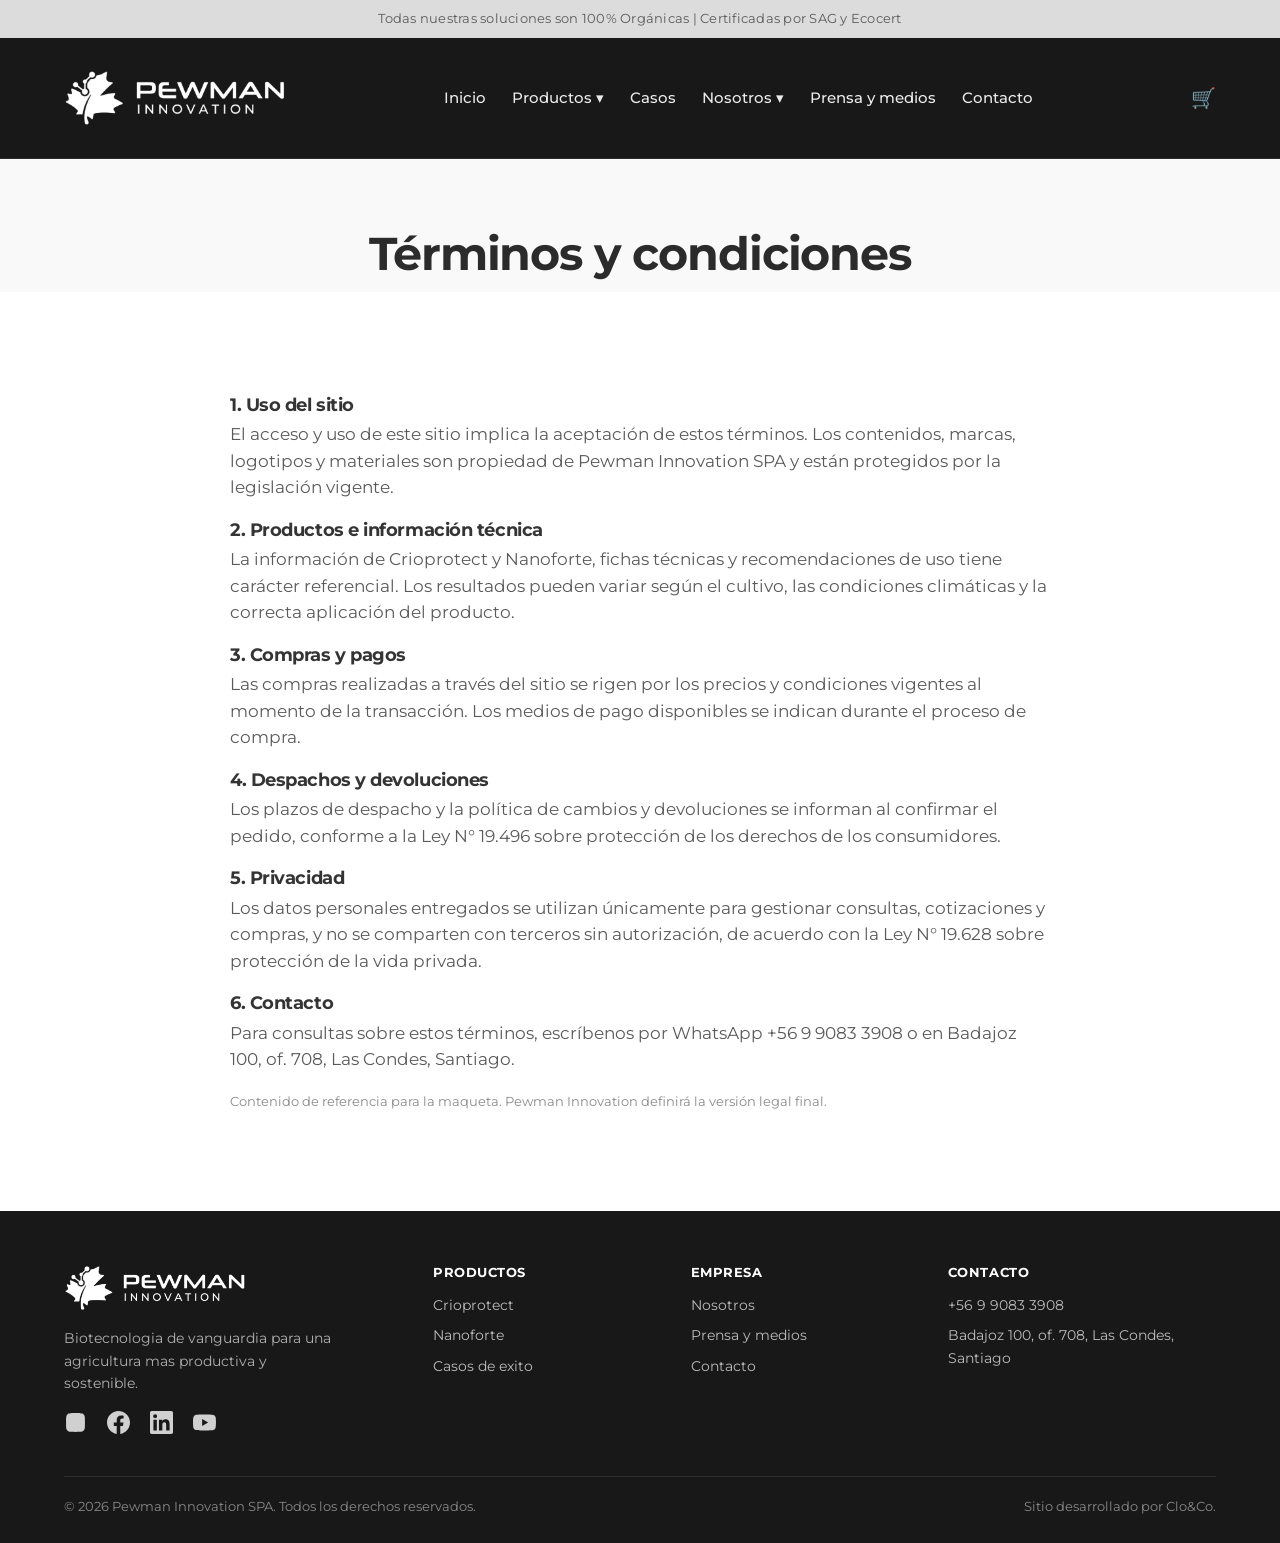
<file: terminos.html>
<!DOCTYPE html>
<html lang="es">
<head>
<meta charset="UTF-8">
<meta name="viewport" content="width=device-width, initial-scale=1.0">
<title>Términos y condiciones | Pewman Innovation</title>
<meta name="description" content="Términos y condiciones de uso del sitio y de compra de Pewman Innovation SPA.">
<link rel="icon" href="img/iso-pewman.png">
<link rel="preconnect" href="https://fonts.googleapis.com">
<link rel="preconnect" href="https://fonts.gstatic.com" crossorigin>
<link href="https://fonts.googleapis.com/css2?family=Montserrat:wght@400;500;600;700;800&display=swap" rel="stylesheet">
<link rel="stylesheet" href="styles.css">
</head>
<body>

<div class="topbar"><div class="wrap">
  <span class="l">Todas nuestras soluciones son 100% Orgánicas | Certificadas por SAG y Ecocert</span>
</div></div>

<header><div class="wrap">
  <a class="logo" href="home.html"><img src="img/logo-pewman-hz.png" alt="Pewman Innovation"></a>
  <nav class="main">
    <a href="home.html">Inicio</a>
    <div class="dd"><a role="button" tabindex="0" style="cursor:pointer" aria-haspopup="true">Productos &#9662;</a>
      <div class="dd-menu"><a href="crioprotect-general.html">Crioprotect</a><a href="nanoforte-general.html">Nanoforte</a></div>
    </div>
    <a href="casos.html">Casos</a>
    <div class="dd"><a href="empresa.html">Nosotros &#9662;</a>
      <div class="dd-menu"><a href="empresa.html">Nosotros</a><a href="patentes-papers.html">Patentes y papers</a><a href="terminos.html">Términos y condiciones</a></div>
    </div>
    <a href="prensa.html">Prensa y medios</a>
    <a href="contacto.html">Contacto</a>
  </nav>
  <div class="header-cta"><button class="hamb" aria-label="Abrir menu" aria-expanded="false" onclick="var h=this.closest('header');this.setAttribute('aria-expanded',h.classList.toggle('mnav-open'))"><span></span><span></span><span></span></button>
    <a class="cart" href="#" title="Carrito" aria-label="Carro de compras">&#128722;</a>
  </div>
</div></header>

<!-- TITULO -->
<section style="padding:70px 0 12px;text-align:center">
  <div class="wrap"><h1 style="font-size:clamp(32px,4.5vw,46px);color:var(--v900)">Términos y condiciones</h1></div>
</section>

<!-- TERMINOS Y CONDICIONES -->
<section class="section-light">
  <div class="wrap">
    <div class="prose" style="max-width:820px;margin:0 auto">
      <h3 style="font-family:var(--display);font-size:18px;margin:20px 0 6px;color:var(--tinta)">1. Uso del sitio</h3>
      <p>El acceso y uso de este sitio implica la aceptación de estos términos. Los contenidos, marcas, logotipos y materiales son propiedad de Pewman Innovation SPA y están protegidos por la legislación vigente.</p>
      <h3 style="font-family:var(--display);font-size:18px;margin:20px 0 6px;color:var(--tinta)">2. Productos e información técnica</h3>
      <p>La información de Crioprotect y Nanoforte, fichas técnicas y recomendaciones de uso tiene carácter referencial. Los resultados pueden variar según el cultivo, las condiciones climáticas y la correcta aplicación del producto.</p>
      <h3 style="font-family:var(--display);font-size:18px;margin:20px 0 6px;color:var(--tinta)">3. Compras y pagos</h3>
      <p>Las compras realizadas a través del sitio se rigen por los precios y condiciones vigentes al momento de la transacción. Los medios de pago disponibles se indican durante el proceso de compra.</p>
      <h3 style="font-family:var(--display);font-size:18px;margin:20px 0 6px;color:var(--tinta)">4. Despachos y devoluciones</h3>
      <p>Los plazos de despacho y la política de cambios y devoluciones se informan al confirmar el pedido, conforme a la Ley N° 19.496 sobre protección de los derechos de los consumidores.</p>
      <h3 style="font-family:var(--display);font-size:18px;margin:20px 0 6px;color:var(--tinta)">5. Privacidad</h3>
      <p>Los datos personales entregados se utilizan únicamente para gestionar consultas, cotizaciones y compras, y no se comparten con terceros sin autorización, de acuerdo con la Ley N° 19.628 sobre protección de la vida privada.</p>
      <h3 style="font-family:var(--display);font-size:18px;margin:20px 0 6px;color:var(--tinta)">6. Contacto</h3>
      <p>Para consultas sobre estos términos, escríbenos por WhatsApp +56 9 9083 3908 o en Badajoz 100, of. 708, Las Condes, Santiago.</p>
      <p style="font-size:13px;color:var(--gris);margin-top:18px">Contenido de referencia para la maqueta. Pewman Innovation definirá la versión legal final.</p>
    </div>
  </div>
</section>

<!-- FOOTER -->
<footer class="site">
  <div class="wrap">
    <div class="fgrid">
      <div><a class="logo" href="home.html"><img src="img/logo-pewman-hz.png" alt="Pewman Innovation"></a>
        <p style="max-width:280px;font-size:14px">Biotecnologia de vanguardia para una agricultura mas productiva y sostenible.</p>
        <div class="soc">
          <a href="https://www.instagram.com/pewmaninnovation" target="_blank" rel="noopener" aria-label="Instagram"><svg viewBox="0 0 24 24" width="18" height="18" fill="currentColor" aria-hidden="true"><path d="M12 2.16c3.2 0 3.58.01 4.85.07 1.17.05 1.8.25 2.23.42.56.22.96.48 1.38.9.42.42.68.82.9 1.38.16.43.36 1.06.41 2.23.06 1.27.07 1.65.07 4.85s-.01 3.58-.07 4.85c-.05 1.17-.25 1.8-.41 2.23-.22.56-.48.96-.9 1.38-.42.42-.82.68-1.38.9-.43.16-1.06.36-2.23.41-1.27.06-1.65.07-4.85.07s-3.58-.01-4.85-.07c-1.17-.05-1.8-.25-2.23-.41-.56-.22-.96-.48-1.38-.9-.42-.42-.68-.82-.9-1.38-.16-.43-.36-1.06-.41-2.23-.06-1.27-.07-1.65-.07-4.85s.01-3.58.07-4.85c.05-1.17.25-1.8.41-2.23.22-.56.48-.96.9-1.38.42-.42.82-.68 1.38-.9.43-.16 1.06-.36 2.23-.41C8.42 2.17 8.8 2.16 12 2.16z"/></svg></a>
          <a href="https://www.facebook.com/pewmaninnovation" target="_blank" rel="noopener" aria-label="Facebook"><svg viewBox="0 0 24 24" width="18" height="18" fill="currentColor" aria-hidden="true"><path d="M24 12.07C24 5.4 18.63 0 12 0S0 5.4 0 12.07C0 18.1 4.39 23.1 10.13 24v-8.44H7.08v-3.49h3.05V9.41c0-3.02 1.79-4.69 4.53-4.69 1.31 0 2.68.24 2.68.24v2.97h-1.51c-1.49 0-1.96.93-1.96 1.87v2.25h3.33l-.53 3.49h-2.8V24C19.61 23.1 24 18.1 24 12.07z"/></svg></a>
          <a href="https://www.linkedin.com/company/pewman-innovation" target="_blank" rel="noopener" aria-label="LinkedIn"><svg viewBox="0 0 24 24" width="18" height="18" fill="currentColor" aria-hidden="true"><path d="M20.45 20.45h-3.56v-5.57c0-1.33-.03-3.04-1.85-3.04-1.85 0-2.14 1.45-2.14 2.94v5.67H9.35V9h3.42v1.56h.05c.48-.9 1.64-1.85 3.37-1.85 3.6 0 4.27 2.37 4.27 5.46v6.28zM5.34 7.43a2.07 2.07 0 110-4.14 2.07 2.07 0 010 4.14zM7.12 20.45H3.56V9h3.56v11.45zM22.22 0H1.77C.79 0 0 .77 0 1.73v20.54C0 23.23.79 24 1.77 24h20.45c.98 0 1.78-.77 1.78-1.73V1.73C24 .77 23.2 0 22.22 0z"/></svg></a>
          <a href="https://www.youtube.com/@PewmanInnovation" target="_blank" rel="noopener" aria-label="YouTube"><svg viewBox="0 0 24 24" width="18" height="18" fill="currentColor" aria-hidden="true"><path d="M23.5 6.19a3.02 3.02 0 00-2.12-2.14C19.5 3.55 12 3.55 12 3.55s-7.5 0-9.38.5A3.02 3.02 0 00.5 6.19C0 8.08 0 12 0 12s0 3.92.5 5.81a3.02 3.02 0 002.12 2.14c1.88.5 9.38.5 9.38.5s7.5 0 9.38-.5a3.02 3.02 0 002.12-2.14C24 15.92 24 12 24 12s0-3.92-.5-5.81zM9.55 15.57V8.43L15.82 12l-6.27 3.57z"/></svg></a>
        </div>
      </div>
      <div><h4>Productos</h4><a href="crioprotect-general.html">Crioprotect</a><a href="nanoforte-general.html">Nanoforte</a><a href="casos.html">Casos de exito</a></div>
      <div><h4>Empresa</h4><a href="empresa.html">Nosotros</a><a href="prensa.html">Prensa y medios</a><a href="contacto.html">Contacto</a></div>
      <div><h4>Contacto</h4>
        <a href="https://api.whatsapp.com/send/?phone=56990833908" target="_blank" rel="noopener">+56 9 9083 3908</a>
        <a href="contacto.html">Badajoz 100, of. 708, Las Condes, Santiago</a>
      </div>
    </div>
  </div>
  <div class="wrap">
    <div class="fbot">
      <span>&copy; 2026 Pewman Innovation SPA. Todos los derechos reservados.</span>
      <span>Sitio desarrollado por Clo&amp;Co.</span>
    </div>
  </div>
</footer>

</body>
</html>
</file>
<file: styles.css>
/* ===== Pewman Innovation · maqueta de referencia · sistema de estilos ===== */
:root{
  --v900:#2b2b2b;--v800:#343434;--v700:#3d3d3d;--v600:#BD0028;--v500:#BD0028;--v400:#d23a4a;
  --hielo:#f1f1f1;--hielo2:#e6e6e6;--azul:#BD0028;--azul-d:#8a1d2a;
  --maple:#BD0028;--amber:#c2870a;
  --crema:#f9f9f9;--crema2:#eeeeee;--blanco:#fff;
  --tinta:#343434;--tinta2:#5a5a5a;--gris:#8a8a8a;--linea:#e4e4e4;
  --display:'Montserrat',sans-serif;--sans:'Montserrat',sans-serif;
  --r:16px;--rl:26px;
  --sh:0 2px 4px rgba(52,52,52,.05),0 18px 40px -20px rgba(52,52,52,.28);
  --sh2:0 30px 60px -30px rgba(52,52,52,.4);
}
*{box-sizing:border-box;margin:0;padding:0}
html{scroll-behavior:smooth}
body{font-family:var(--sans);color:var(--tinta);background:var(--crema);line-height:1.6;-webkit-font-smoothing:antialiased;overflow-x:hidden}
h1,h2,h3,h4{font-family:var(--display);line-height:1.1;letter-spacing:-.025em;font-weight:700}
a{text-decoration:none;color:inherit}
img{max-width:100%;display:block}
:focus-visible{outline:3px solid var(--v400);outline-offset:2px;border-radius:4px}
.wrap{max-width:1200px;margin:0 auto;padding:0 24px}
.btn{display:inline-flex;align-items:center;gap:9px;font-family:var(--display);font-weight:600;font-size:15px;padding:14px 26px;border-radius:100px;cursor:pointer;border:1.5px solid transparent;transition:.2s;white-space:nowrap}
.btn-primary{background:var(--v800);color:#fff}
.btn-primary:hover{background:var(--v500);color:#fff;transform:translateY(-2px)}
.btn-ghost{background:transparent;color:var(--v800);border-color:#bbb}
.btn-ghost:hover{background:var(--v500);color:#fff;border-color:var(--v500)}
.btn-light{background:#fff;color:var(--v800);border-color:#cfcfcf}
.btn-light:hover{background:var(--v500);color:#fff;border-color:var(--v500);transform:translateY(-2px)}
.btn-wa{background:#25d366;color:#063}
.btn-wa:hover{background:#1fb855;transform:translateY(-2px)}
.eyebrow{font-family:var(--display);font-weight:600;font-size:12.5px;letter-spacing:.18em;text-transform:uppercase;color:var(--v500)}
.ribbon{background:var(--tinta);color:#cfcfcf;font-size:12.5px;text-align:center;padding:7px 16px;font-family:var(--display);letter-spacing:.03em}
.ribbon b{color:#fff}

/* topbar + header */
.topbar{background:#dcdcdc;color:#5a5a5a;font-size:12.5px}
.topbar .wrap{display:flex;justify-content:center;align-items:center;height:38px;text-align:center}
.topbar .l{letter-spacing:.02em}
header{position:sticky;top:0;z-index:50;background:#181818;backdrop-filter:blur(14px);border-bottom:1px solid rgba(255,255,255,.08)}
header .wrap{display:flex;align-items:center;justify-content:space-between;height:120px}
.logo img{height:56px}
nav.main{display:flex;gap:26px;font-family:var(--display);font-weight:500;font-size:15px}
nav.main a{color:#eaeaea;padding:4px 0;position:relative}
nav.main a:hover,nav.main a.active{color:#fff}
nav.main a::after{content:"";position:absolute;left:0;bottom:-2px;width:0;height:2px;background:var(--v500);transition:.25s}
nav.main a:hover::after,nav.main a.active::after{width:100%}
.header-cta{display:flex;align-items:center;gap:14px}
.cart{color:#fff;font-size:20px}
.srch{color:#fff}

/* home hero */
.hero{position:relative;padding:60px 0 76px;overflow:hidden}
.hero::before{content:"";position:absolute;inset:0;background:radial-gradient(900px 480px at 80% 10%,var(--hielo),transparent 60%),radial-gradient(700px 500px at 8% 92%,#f1f1f1,transparent 60%)}
.hero .wrap{position:relative;display:grid;grid-template-columns:1.02fr .98fr;gap:48px;align-items:center}
.hero .badge{display:inline-flex;align-items:center;gap:11px;background:#fff;border:1px solid var(--linea);border-radius:100px;padding:6px 18px 6px 6px;font-size:13px;font-weight:600;color:var(--v800);box-shadow:var(--sh)}
.hero .badge img{height:34px;width:34px;border-radius:50%;object-fit:cover}
.hero h1{font-size:clamp(34px,5vw,56px);color:var(--v900);margin:22px 0 18px}
.hero h1 em{font-style:normal;color:var(--v500)}
.hero p.lead{font-size:18.5px;color:var(--tinta2);max-width:540px;margin-bottom:30px}
.hero .cta{display:flex;gap:14px;flex-wrap:wrap}
.hero .trust{display:flex;gap:30px;margin-top:34px;flex-wrap:wrap}
.hero .trust .ti{font-family:var(--display);font-weight:800;font-size:26px;color:var(--v700)}
.hero .trust .tl{font-size:12.5px;color:var(--gris);max-width:130px;line-height:1.35}
.hero-visual{position:relative}
.hero-visual .ph{border-radius:var(--rl);overflow:hidden;box-shadow:var(--sh2);aspect-ratio:4/4.4;border:6px solid #fff}
.hero-visual .ph img{width:100%;height:100%;object-fit:cover}
.hero-chip{position:absolute;background:rgba(255,255,255,.94);backdrop-filter:blur(6px);border-radius:14px;padding:11px 16px;box-shadow:var(--sh);display:flex;align-items:center;gap:10px;font-size:13.5px;font-weight:600;color:var(--v800)}
.hero-chip .ic{font-size:18px}
.hero-chip.a{bottom:18px;left:-22px}.hero-chip.b{top:24px;right:-18px}

.strip{background:var(--v900);color:#cfcfcf;padding:18px 0}
.strip .wrap{display:flex;align-items:center;justify-content:center;gap:30px;flex-wrap:wrap}
.strip img{height:42px;width:auto;filter:brightness(0) invert(1);opacity:.8;transition:.2s}
.strip img:hover{opacity:1}
.strip .lab{font-family:var(--display);font-weight:600;font-size:13px;letter-spacing:.1em;text-transform:uppercase;color:#9a9a9a}

section{padding:84px 0}
.sec-head{text-align:center;max-width:700px;margin:0 auto 50px}
.sec-head h2{font-size:clamp(28px,3.6vw,40px);color:var(--v900);margin:14px 0 14px}
.sec-head p{font-size:17px;color:var(--tinta2)}

.ciencia{background:var(--blanco)}
.steps{display:grid;grid-template-columns:repeat(3,1fr);gap:24px}
.step{background:var(--crema);border:1px solid var(--linea);border-radius:var(--rl);padding:32px 26px;transition:.25s}
.step:hover{transform:translateY(-6px);box-shadow:var(--sh);border-color:#cfcfcf}
.step .num{font-family:var(--display);font-weight:800;font-size:14px;color:var(--v400);letter-spacing:.1em}
.step .ic{width:56px;height:56px;border-radius:16px;background:linear-gradient(145deg,var(--v500),var(--v400));display:flex;align-items:center;justify-content:center;margin:14px 0 18px;box-shadow:0 10px 20px -8px rgba(189,0,40,.6);font-size:24px}
.step h3{font-size:20px;color:var(--v800);margin-bottom:10px}
.step p{font-size:14.5px;color:var(--tinta2)}

.prods{background:var(--crema)}
.prod-grid{display:grid;grid-template-columns:1fr 1fr;gap:26px}
.prod{border-radius:var(--rl);overflow:hidden;background:var(--blanco);border:1px solid var(--linea);box-shadow:var(--sh);transition:.25s;display:flex;flex-direction:column}
.prod:hover{transform:translateY(-6px);box-shadow:var(--sh2)}
.prod .top{position:relative;height:280px;display:flex;align-items:center;justify-content:center;overflow:hidden;padding:24px}
.prod.cryo .top{background:linear-gradient(155deg,#ececec,#f6f6f6)}
.prod.nano .top{background:linear-gradient(155deg,#ececec,#f6f6f6)}
.prod .top img.pack{height:240px;width:auto;object-fit:contain;filter:drop-shadow(0 18px 26px rgba(52,52,52,.22));transition:.3s}
.prod:hover .top img.pack{transform:scale(1.05) rotate(-2deg)}
.prod .top img.brand{position:absolute;top:18px;left:20px;height:30px;width:auto}
.prod .tag{position:absolute;top:18px;right:18px;background:rgba(255,255,255,.92);border-radius:100px;padding:6px 14px;font-family:var(--display);font-weight:600;font-size:12px;letter-spacing:.05em;text-transform:uppercase}
.prod.cryo .tag{color:var(--azul-d)}.prod.nano .tag{color:var(--v700)}
.prod .body{padding:26px 26px 28px;flex:1;display:flex;flex-direction:column}
.prod h3{font-size:25px;color:var(--v900);margin-bottom:8px}
.prod .desc{font-size:14.5px;color:var(--tinta2);margin-bottom:16px}
.prod ul{list-style:none;margin-bottom:20px}
.prod ul li{font-size:14px;padding-left:26px;position:relative;margin-bottom:8px}
.prod ul li::before{content:"";position:absolute;left:0;top:6px;width:14px;height:14px;border-radius:50%;background:var(--v400)}
.prod.cryo ul li::before{background:var(--azul)}
.prod .foot{margin-top:auto;display:flex;align-items:center;justify-content:space-between;gap:16px;padding-top:18px;border-top:1px solid var(--linea)}
.prod .price .s{font-size:12px;color:var(--gris)}.prod .price .p{font-family:var(--display);font-weight:700;font-size:22px;color:var(--v800)}

/* RESULTADOS · fondo limpio (sin grafica con texto) */
.results{position:relative;color:#eafaf2;background:linear-gradient(160deg,var(--v900),var(--v800));overflow:hidden}
.results::before{content:"";position:absolute;inset:0;pointer-events:none;background:radial-gradient(640px 340px at 12% 16%,rgba(189,0,40,.20),transparent 62%),radial-gradient(560px 440px at 92% 98%,rgba(189,0,40,.16),transparent 60%)}
.results::after{content:"";position:absolute;inset:0;pointer-events:none;opacity:.5;background-image:radial-gradient(rgba(255,255,255,.05) 1px,transparent 1px);background-size:26px 26px}
.results .wrap{position:relative}
.results .sec-head h2{color:#fff}.results .sec-head p{color:#cfcfcf}.results .eyebrow{color:var(--v400)}
.rgrid{display:grid;grid-template-columns:repeat(4,1fr);gap:22px}
.rstat{position:relative;text-align:center;padding:30px 16px;border-radius:var(--r);background:rgba(255,255,255,.055);border:1px solid rgba(255,255,255,.13);overflow:hidden}
.rstat::before{content:"";position:absolute;top:0;left:24px;right:24px;height:3px;border-radius:0 0 4px 4px;background:linear-gradient(90deg,var(--v400),var(--azul))}
.rstat .v{font-family:var(--display);font-weight:800;font-size:44px;color:#fff;line-height:1}
.rstat .v span{font-size:24px;color:var(--v400)}
.rstat .l{font-size:13px;color:#cfcfcf;margin-top:10px}

.casos{background:var(--blanco)}
.caso-grid{display:grid;grid-template-columns:repeat(4,1fr);gap:18px;margin-bottom:40px}
.caso{border-radius:var(--rl);overflow:hidden;position:relative;aspect-ratio:3/3.4;box-shadow:var(--sh);transition:.25s}
.caso:hover{transform:translateY(-5px);box-shadow:var(--sh2)}
.caso img{width:100%;height:100%;object-fit:cover;transition:.4s}
.caso:hover img{transform:scale(1.06)}
.caso .lb{position:absolute;left:0;right:0;bottom:0;padding:30px 16px 16px;background:linear-gradient(transparent,rgba(52,52,52,.85));color:#fff;font-family:var(--display);font-weight:600;font-size:16px}
.testi-grid{display:grid;grid-template-columns:repeat(3,1fr);gap:22px}
.tcard{background:var(--crema);border:1px solid var(--linea);border-radius:var(--rl);padding:26px}
.tcard .q{font-size:15px;margin-bottom:18px;line-height:1.55}
.tcard .q::before{content:"\201C";font-family:var(--display);font-size:42px;color:var(--v400);line-height:0;vertical-align:-10px;margin-right:3px}
.tcard .who{display:flex;align-items:center;gap:12px}
.tcard .av{width:44px;height:44px;border-radius:50%;background:linear-gradient(145deg,var(--v500),var(--v400));color:#fff;display:flex;align-items:center;justify-content:center;font-family:var(--display);font-weight:700}
.tcard .who .n{font-family:var(--display);font-weight:600;font-size:14.5px;color:var(--v800)}
.tcard .who .m{font-size:12.5px;color:var(--gris)}

.equipo{background:var(--crema2)}
.eq-grid{display:grid;grid-template-columns:repeat(2,1fr);gap:24px;max-width:760px;margin:0 auto}
.eq{display:grid;grid-template-columns:auto 1fr;column-gap:20px;align-items:center;background:var(--blanco);border:1px solid var(--linea);border-radius:var(--rl);padding:22px}
.eq>.ph-ini,.eq>img{grid-column:1;grid-row:1/span 3;align-self:center}
.eq>h3{grid-column:2;grid-row:1;align-self:end}
.eq>.role{grid-column:2;grid-row:2}
.eq>p{grid-column:2;grid-row:3;align-self:start}
.eq img{width:96px;height:96px;border-radius:18px;object-fit:cover;flex:none}
.eq .ph-ini{width:96px;height:96px;border-radius:18px;flex:none;display:flex;align-items:center;justify-content:center;font-family:var(--display);font-weight:800;font-size:30px;color:#fff;background:linear-gradient(145deg,var(--v600),var(--v400))}
.eq h3{font-size:19px;color:var(--v800)}
.eq .role{font-family:var(--display);font-weight:600;font-size:13px;color:var(--v500);margin:2px 0 6px}
.eq p{font-size:13.5px;color:var(--tinta2)}

.logos-band{padding:64px 0;background:var(--crema)}
.logos-band .lab{text-align:center;font-family:var(--display);font-weight:600;font-size:13px;letter-spacing:.14em;text-transform:uppercase;color:var(--gris);margin-bottom:28px}
.logos{display:flex;flex-wrap:wrap;gap:18px;justify-content:center;align-items:center}
.logos .box{background:#fff;border:1px solid var(--linea);border-radius:14px;height:96px;width:172px;display:flex;align-items:center;justify-content:center;padding:16px;transition:.2s}
.logos .box:hover{box-shadow:var(--sh);transform:translateY(-3px)}
.logos .box img{max-height:62px;max-width:140px;object-fit:contain}

.premios{background:var(--blanco)}
.pr-top{display:flex;justify-content:center;margin-bottom:46px}
.pr-top .star{display:flex;gap:20px;align-items:center;background:linear-gradient(155deg,#fff,var(--hielo));border:1px solid var(--linea);border-radius:var(--rl);padding:26px;box-shadow:var(--sh);max-width:500px}
.pr-top .star img{width:110px;height:110px;object-fit:contain;flex:none}
.pr-top .star h3{font-size:22px;color:var(--v900)}
.pr-top .star p{font-size:14px;color:var(--tinta2);margin-top:6px}
.pr-logos{display:flex;flex-wrap:wrap;gap:14px}
.pr-logos .b{background:#fff;border:1px solid var(--linea);border-radius:12px;height:74px;width:128px;display:flex;align-items:center;justify-content:center;padding:12px}
.pr-logos .b img{max-height:46px;max-width:104px;object-fit:contain}
.press-grid{display:grid;grid-template-columns:repeat(3,1fr);gap:20px}
.pcard{border:1px solid var(--linea);border-radius:var(--rl);overflow:hidden;background:var(--crema);transition:.25s}
.pcard:hover{transform:translateY(-5px);box-shadow:var(--sh)}
.pcard img{width:100%;height:170px;object-fit:cover}
.pcard .c{padding:18px 20px}
.pcard .c .src{font-family:var(--display);font-weight:600;font-size:12px;color:var(--v500);text-transform:uppercase;letter-spacing:.05em}
.pcard .c h4{font-size:15.5px;color:var(--v800);margin-top:5px;line-height:1.3}

.docs{background:var(--v800);color:#eafaf2}
.docs .sec-head h2{color:#fff}.docs .sec-head p{color:#cfcfcf}.docs .eyebrow{color:var(--v400)}
.doc-grid{display:grid;grid-template-columns:repeat(3,1fr);gap:18px}
.doc{display:flex;gap:14px;align-items:center;background:rgba(255,255,255,.06);border:1px solid rgba(255,255,255,.12);border-radius:14px;padding:18px 20px;transition:.2s}
.doc:hover{background:rgba(255,255,255,.11);transform:translateY(-3px)}
.doc .ic{width:42px;height:42px;border-radius:11px;background:var(--v500);display:flex;align-items:center;justify-content:center;font-size:18px;flex:none}
.doc .n{font-family:var(--display);font-weight:600;font-size:14.5px;color:#fff}
.doc .m{font-size:12px;color:#cfcfcf}

.nl-sec{padding:40px 0 84px;background:var(--crema)}
.nl{background:var(--v800);color:#fff;border-radius:var(--rl);padding:54px;display:grid;grid-template-columns:1.1fr .9fr;gap:40px;align-items:center;position:relative;overflow:hidden}
.nl::before{content:"";position:absolute;right:-80px;bottom:-80px;width:300px;height:300px;border-radius:50%;background:radial-gradient(circle,rgba(189,0,40,.35),transparent 70%)}
.nl h2{font-size:30px;color:#fff;margin-bottom:12px;position:relative}.nl p{color:#cfcfcf;position:relative}
.nl form{display:flex;gap:10px;position:relative;flex-wrap:wrap}
.nl input{flex:1;min-width:200px;border:none;border-radius:100px;padding:15px 22px;font-size:15px;font-family:var(--sans)}
.nl .mini{font-size:12px;color:#aaaaaa;margin-top:12px}

footer.site{background:#181818;color:#b0b0b0;padding:54px 0 26px;font-size:14px}
.fgrid{display:grid;grid-template-columns:1.5fr 1fr 1fr 1.2fr;gap:34px;padding-bottom:34px;border-bottom:1px solid #2e2e2e}
footer.site .logo img{height:46px;margin-bottom:16px}
footer.site h4{font-family:var(--display);color:#fff;font-size:13px;letter-spacing:.04em;text-transform:uppercase;margin-bottom:14px;font-weight:700}
footer.site a{display:block;color:#bcbcbc;margin-bottom:8px}
footer.site a:hover{color:var(--v500)}
.soc{display:flex;gap:20px;margin-top:16px}
.soc a{display:inline-flex;background:none;margin:0;opacity:.8;transition:.2s}
.soc a svg{width:23px;height:23px;display:block;fill:#fff}
.soc a:hover{opacity:1;transform:translateY(-2px)}
.patents{font-size:12px;color:#9a9a9a;line-height:1.7;margin-top:8px}
.fbot{display:flex;justify-content:space-between;flex-wrap:wrap;gap:10px;padding-top:20px;font-size:12.5px;color:#8a8a8a}
/* Franja institucional (Corfo, patentes, marco legal, reportes) */
.inst{background:#2b2b2b;color:#cfcfcf;padding:32px 0;font-size:13px}
.inst-grid{display:grid;grid-template-columns:1fr 1fr 1.6fr;gap:36px;align-items:center}
.inst .t{font-weight:700;font-size:11px;letter-spacing:.12em;text-transform:uppercase;color:#fff;margin-bottom:9px}
.inst p{color:#bdbdbd;line-height:1.75;font-size:13px}
.inst .corfo{display:inline-flex;margin-top:2px}
.inst .corfo img{height:72px;width:auto;object-fit:contain}
.inst .col a{display:block;color:#cfcfcf;margin-bottom:6px}
.inst .col a:hover{color:#fff;text-decoration:underline}
@media(max-width:900px){.inst-grid{grid-template-columns:1fr 1fr}}
@media(max-width:560px){.inst-grid{grid-template-columns:1fr}}
/* Dropdown del nav (Productos / Empresa) */
nav.main .dd{position:relative}
nav.main .dd > a{display:inline-flex;align-items:center;gap:4px}
nav.main .dd-menu{position:absolute;top:calc(100% + 8px);left:50%;transform:translateX(-50%) translateY(6px);background:#fff;border:1px solid var(--linea);border-radius:12px;box-shadow:0 16px 36px -14px rgba(0,0,0,.22);padding:8px;min-width:190px;display:flex;flex-direction:column;gap:2px;opacity:0;visibility:hidden;transition:.2s;z-index:80}
nav.main .dd:hover .dd-menu{opacity:1;visibility:visible;transform:translateX(-50%) translateY(0)}
nav.main .dd-menu a{padding:9px 13px;border-radius:8px;font-size:14px;white-space:nowrap;margin:0;color:var(--tinta)}
nav.main .dd-menu a::after{display:none}
nav.main .dd-menu a:hover{background:#f0f0f0;color:var(--v500)}

/* ===== Páginas internas ===== */
.page-hero{position:relative;overflow:hidden;background:linear-gradient(155deg,var(--v900),var(--v700));color:#eafaf2;padding:54px 0 60px}
.page-hero::before{content:"";position:absolute;inset:0;pointer-events:none;background:radial-gradient(620px 320px at 88% 8%,rgba(189,0,40,.26),transparent 60%)}
.page-hero .wrap{position:relative}
.breadcrumb{font-family:var(--display);font-size:13px;color:#cfcfcf;margin-bottom:14px}
.breadcrumb a{color:#d6d6d6}.breadcrumb a:hover{color:#fff}
.page-hero h1{font-size:clamp(30px,4.4vw,48px);color:#fff;margin-bottom:14px;max-width:760px}
.page-hero p{font-size:18px;color:#d6d6d6;max-width:660px}

/* PDP (ficha de producto) */
.pdp{display:grid;grid-template-columns:1fr 1.05fr;gap:48px;align-items:start}
.pdp .gallery{position:sticky;top:96px}
.pdp .gallery .main{border-radius:var(--rl);overflow:hidden;border:1px solid var(--linea);box-shadow:var(--sh);display:flex;align-items:center;justify-content:center;padding:30px;aspect-ratio:1/1}
.pdp.cryo .gallery .main{background:linear-gradient(155deg,#ececec,#f6f6f6)}
.pdp.nano .gallery .main{background:linear-gradient(155deg,#ececec,#f6f6f6)}
.pdp .gallery .main img{max-height:88%;width:auto;object-fit:contain;filter:drop-shadow(0 20px 30px rgba(52,52,52,.25))}
.pdp .info .tag{display:inline-block;font-family:var(--display);font-weight:600;font-size:12px;letter-spacing:.06em;text-transform:uppercase;padding:6px 14px;border-radius:100px;margin-bottom:14px}
.pdp.cryo .info .tag{background:var(--hielo);color:var(--azul-d)}
.pdp.nano .info .tag{background:#f1f1f1;color:var(--v700)}
.pdp .info h1{font-size:38px;color:var(--v900);margin-bottom:10px}
.pdp .info .lead{font-size:16.5px;color:var(--tinta2);margin-bottom:22px}
.bul{list-style:none;margin-bottom:24px}
.bul li{font-size:15px;padding-left:28px;position:relative;margin-bottom:11px}
.bul li::before{content:"";position:absolute;left:0;top:6px;width:16px;height:16px;border-radius:50%;background:var(--v400)}
.pdp.cryo .bul li::before{background:#1499c7}
.pdp.nano .bul li::before{background:#009633}
.formats{display:flex;gap:10px;margin-bottom:8px;flex-wrap:wrap}
.fmt{flex:1;min-width:90px;border:1.5px solid var(--linea);border-radius:14px;padding:14px;cursor:pointer;text-align:center;transition:.18s;background:#fff}
.fmt:hover{border-color:var(--v400)}
.fmt.active{border-color:var(--v500);background:var(--v500);color:#fff;box-shadow:0 10px 22px -10px rgba(189,0,40,.6)}
/* Selector de formato por color de marca: Crioprotect azul, Nanoforte verde */
.pdp.cryo .fmt:hover{border-color:#1aa0cf}
.pdp.cryo .fmt.active{border-color:#1499c7;background:#1499c7;box-shadow:0 10px 22px -10px rgba(20,153,199,.55)}
.pdp.nano .fmt:hover{border-color:#1fa845}
.pdp.nano .fmt.active{border-color:#009633;background:#009633;box-shadow:0 10px 22px -10px rgba(0,150,51,.5)}
.fmt .sz{font-family:var(--display);font-weight:700;font-size:16px}
.fmt .pr{font-size:13px;margin-top:3px;opacity:.85}
.buy{display:flex;align-items:center;gap:12px 16px;margin-top:22px;flex-wrap:wrap}
.buy .price{font-family:var(--display);font-weight:800;font-size:clamp(28px,3.2vw,34px);color:var(--v800);flex-basis:100%;line-height:1.05;margin-bottom:4px}

.section-light{background:var(--blanco)}
.section-cream{background:var(--crema)}
.feat-grid{display:grid;grid-template-columns:repeat(3,1fr);gap:20px}
.feat{background:var(--crema);border:1px solid var(--linea);border-radius:var(--rl);padding:26px}
.section-cream .feat{background:#fff}
.feat .ic{width:50px;height:50px;border-radius:14px;background:linear-gradient(145deg,var(--v500),var(--v400));display:flex;align-items:center;justify-content:center;font-size:22px;margin-bottom:14px}
.feat h3{font-size:18px;color:var(--v800);margin-bottom:8px}
.feat p{font-size:14px;color:var(--tinta2)}
.chips{display:flex;flex-wrap:wrap;gap:10px;justify-content:center}
.chip{background:#fff;border:1px solid var(--linea);border-radius:100px;padding:10px 20px;font-size:14.5px;font-weight:500;color:var(--v800)}
.section-light .chip{background:var(--crema)}
.prose{max-width:780px;margin:0 auto}
.prose p{font-size:16.5px;color:var(--tinta2);margin-bottom:16px}
.prose h3{font-size:22px;color:var(--v800);margin:26px 0 10px}
.split{display:grid;grid-template-columns:1fr 1fr;gap:44px;align-items:center}
.split img{border-radius:var(--rl);box-shadow:var(--sh);width:100%;object-fit:cover}
.split h2{font-size:30px;color:var(--v900);margin-bottom:16px}
.split p{font-size:16px;color:var(--tinta2);margin-bottom:14px}

.dl-grid{display:grid;grid-template-columns:repeat(2,1fr);gap:16px;max-width:860px;margin:0 auto}
.dl{display:flex;gap:15px;align-items:center;background:#fff;border:1px solid var(--linea);border-radius:14px;padding:18px 20px;transition:.2s}
.dl:hover{box-shadow:var(--sh);transform:translateY(-3px);border-color:#cfcfcf}
.dl .ic{width:46px;height:46px;border-radius:12px;background:var(--v500);color:#fff;display:flex;align-items:center;justify-content:center;font-size:20px;flex:none}
.dl .n{font-family:var(--display);font-weight:600;font-size:15px;color:var(--v800)}
.dl .m{font-size:12.5px;color:var(--gris)}

/* contacto */
.contact-grid{display:grid;grid-template-columns:1fr 1.1fr;gap:44px;align-items:start}
.cinfo .row{display:flex;gap:14px;align-items:flex-start;margin-bottom:22px}
.cinfo .ic{width:46px;height:46px;border-radius:12px;background:var(--v500);color:#fff;display:flex;align-items:center;justify-content:center;font-size:19px;flex:none}
.cinfo .row .t{font-family:var(--display);font-weight:600;color:var(--v800);font-size:15px}
.cinfo .row .d{font-size:14.5px;color:var(--tinta2)}
.form{background:#fff;border:1px solid var(--linea);border-radius:var(--rl);padding:30px;box-shadow:var(--sh)}
.form label{display:block;font-family:var(--display);font-weight:600;font-size:13px;color:var(--v800);margin:0 0 6px}
.form .field{margin-bottom:16px}
.form input,.form textarea{width:100%;border:1.5px solid var(--linea);border-radius:12px;padding:13px 15px;font-size:15px;font-family:var(--sans);transition:.18s}
.form input:focus,.form textarea:focus{outline:none;border-color:var(--v500);box-shadow:0 0 0 3px rgba(189,0,40,.15)}
.form textarea{min-height:120px;resize:vertical}
.form .ok{font-size:13px;color:var(--v600);margin-top:8px}

.cta-band{background:linear-gradient(160deg,#343434,#242424);color:#fff;text-align:center}
.cta-band h2{font-size:clamp(26px,3.4vw,36px);color:#fff;margin-bottom:14px}
.cta-band p{font-size:17px;color:#d6d6d6;max-width:560px;margin:0 auto 26px}
.cta-band .cta{display:flex;gap:14px;justify-content:center;flex-wrap:wrap}

/* Boton hamburguesa (solo mobile) */
.hamb{display:none;flex-direction:column;justify-content:center;gap:5px;width:38px;height:38px;background:none;border:none;cursor:pointer;padding:8px;margin:0}
.hamb span{display:block;height:2px;width:100%;background:#fff;border-radius:2px;transition:.25s}
header.mnav-open .hamb span:nth-child(1){transform:translateY(7px) rotate(45deg)}
header.mnav-open .hamb span:nth-child(2){opacity:0}
header.mnav-open .hamb span:nth-child(3){transform:translateY(-7px) rotate(-45deg)}
@media(max-width:920px){
  .hero .wrap,.split,.contact-grid,.pdp{grid-template-columns:1fr;gap:34px}
  .pdp .gallery{position:static}
  .steps,.rgrid,.testi-grid,.press-grid,.doc-grid,.fgrid,.feat-grid,.dl-grid{grid-template-columns:1fr 1fr}
  .caso-grid{grid-template-columns:1fr 1fr}
  .prod-grid,.nl,.eq-grid{grid-template-columns:1fr}
  .hamb{display:flex}
  nav.main{position:absolute;top:100%;left:0;right:0;display:none;flex-direction:column;gap:0;background:#181818;padding:6px 24px 16px;border-top:1px solid rgba(255,255,255,.08);box-shadow:0 24px 44px -18px rgba(0,0,0,.7);max-height:calc(100vh - 120px);overflow-y:auto}
  header.mnav-open nav.main{display:flex}
  nav.main a{padding:13px 2px;border-bottom:1px solid rgba(255,255,255,.07)}
  nav.main a::after{display:none}
  nav.main .dd{position:static}
  nav.main .dd-menu{position:static;opacity:1;visibility:visible;transform:none;background:none;border:none;box-shadow:none;padding:0 0 4px 14px;min-width:0;margin:0}
  nav.main .dd-menu a{color:#b7b7b7!important;padding:11px 2px;border-bottom:none}
  .topbar{font-size:11px}.topbar .wrap{display:block;height:auto;padding:8px 16px;line-height:1.35}
}
@media(max-width:560px){
  .rgrid,.testi-grid,.press-grid,.doc-grid,.caso-grid,.fgrid,.steps,.feat-grid,.dl-grid{grid-template-columns:1fr}
  .pr-top .star{flex-direction:column;text-align:center;max-width:100%}
  section{padding:60px 0}.nl{padding:34px 24px}
  .hero-chip.a,.hero-chip.b{position:static;display:inline-flex;margin:8px 8px 0 0}
}

/* === Guia de aplicacion gated (banner + modal) === */
.guia-band{display:flex;align-items:center;justify-content:space-between;gap:28px;background:linear-gradient(135deg,#2b2b2b,#3d3d3d);color:#fff;border-radius:20px;padding:38px 40px;flex-wrap:wrap}
.guia-band .eyebrow{color:#ff5a72}
.guia-band h2{color:#fff;font-size:clamp(22px,2.6vw,30px);margin:8px 0 8px}
.guia-band p{color:#d6d6d6;max-width:560px;font-size:15px}
.guia-band .btn{flex:none}
.gate-overlay{position:fixed;inset:0;background:rgba(20,20,20,.62);backdrop-filter:blur(4px);display:flex;align-items:center;justify-content:center;z-index:200;padding:20px}
.gate-overlay[hidden]{display:none}
.gate-modal{background:#fff;border-radius:18px;padding:34px;max-width:440px;width:100%;position:relative;box-shadow:0 30px 70px -20px rgba(0,0,0,.5)}
.gate-modal h3{font-size:21px;color:var(--tinta);margin:8px 0 8px}
.gate-modal p{font-size:14px;color:#5a5a5a;margin-bottom:6px}
.gate-close{position:absolute;top:14px;right:16px;background:none;border:none;font-size:20px;cursor:pointer;color:#9a9a9a;line-height:1}
.gate-form{display:flex;flex-direction:column;gap:12px;margin-top:16px}
.gate-form input{width:100%;border:1.5px solid var(--linea);border-radius:10px;padding:12px 14px;font-size:15px;font-family:var(--sans);color:var(--tinta)}
.gate-form input:focus{outline:none;border-color:var(--v500)}
.gate-form .btn{margin-top:4px;justify-content:center}
@media(max-width:620px){.guia-band{padding:28px 24px}}
</file>
